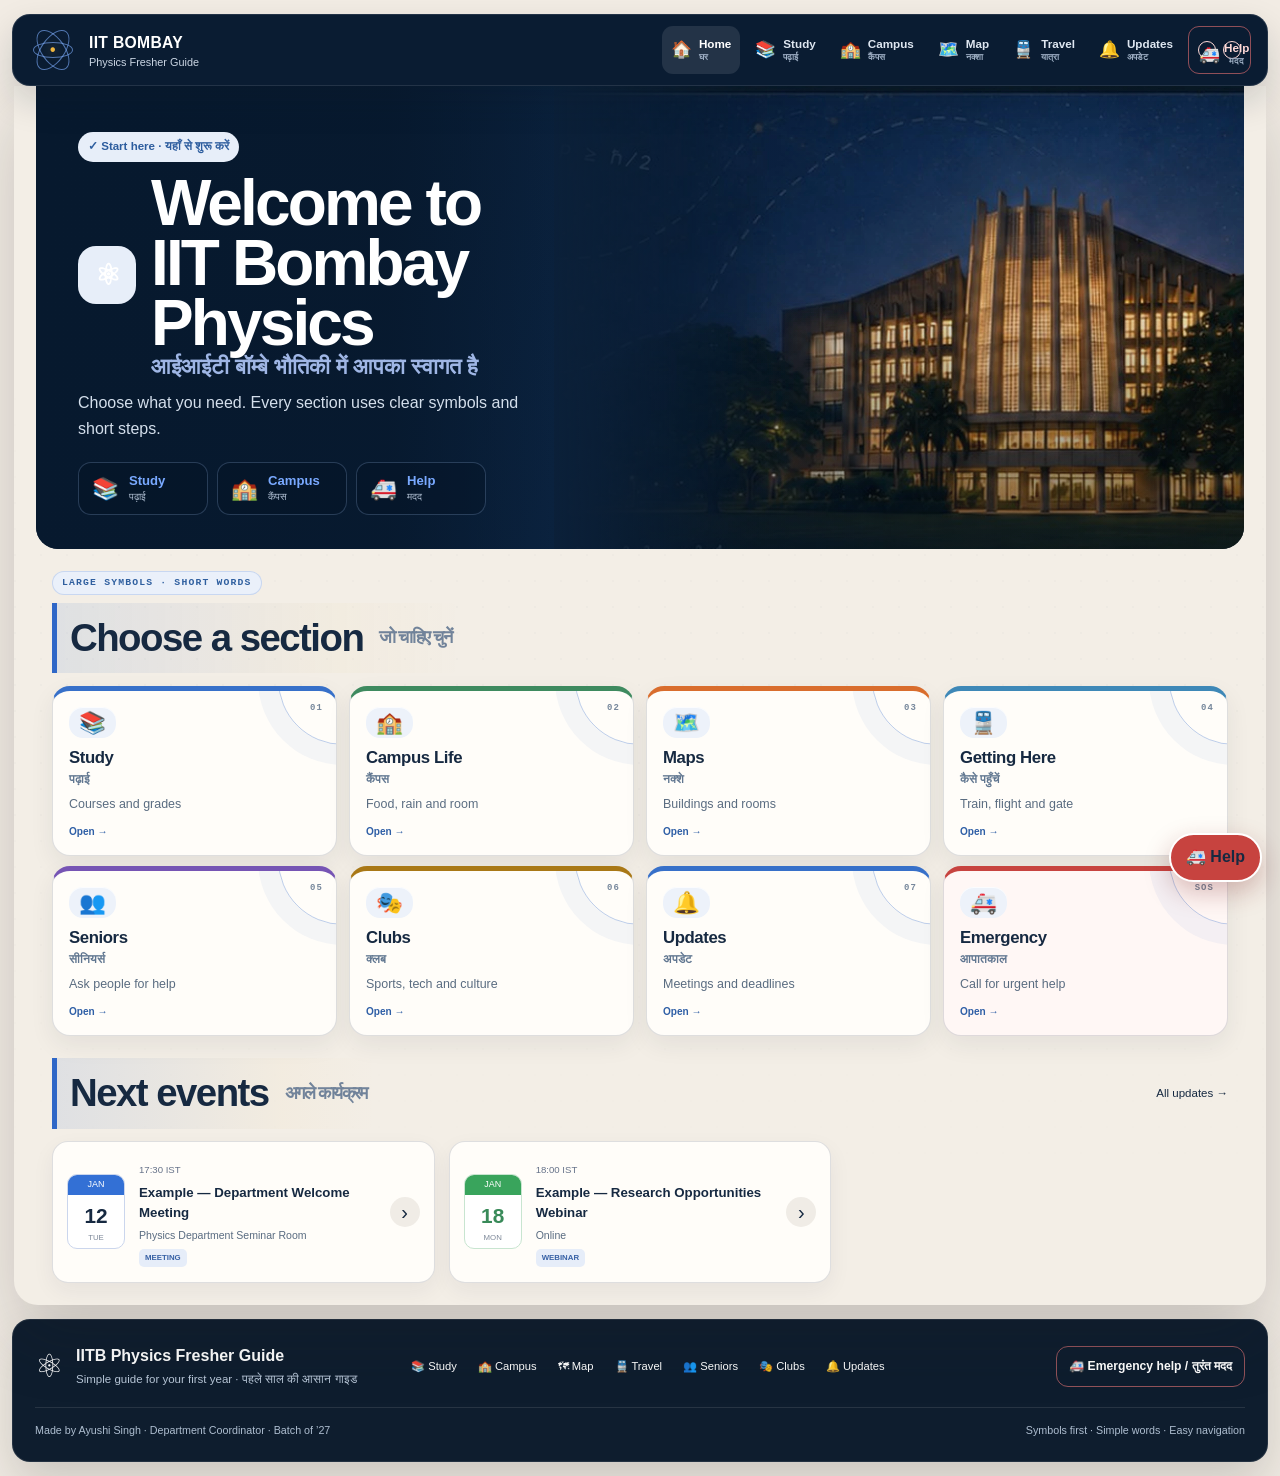
<file: index.html>
<!DOCTYPE html>

<html lang="en"><head><meta charset="utf-8"/><meta content="width=device-width,initial-scale=1" name="viewport"/><meta content="A clear fresher guide for incoming IIT Bombay MSc Physics students." name="description"/><meta content="#0a1c32" name="theme-color"/><title>IIT Bombay MSc Physics Fresher Guide</title><link href="./styles.css" rel="stylesheet"/><link href="./simple.css" rel="stylesheet"/></head><body class="minimal-ui home-page simple-site"><nav aria-label="Main navigation" class="site-nav simple-nav"><a class="site-brand simple-brand" href="./index.html"><span aria-hidden="true" class="brand-atom"><i></i><b></b><em></em><strong>•</strong></span><span><strong>IIT BOMBAY</strong><small>Physics Fresher Guide</small></span></a><button aria-expanded="false" aria-label="Open menu" class="menu-toggle" type="button"><span></span><span></span><span></span></button><div class="nav-menu simple-nav-menu"><a aria-current="page" class="active" href="./index.html"><span aria-hidden="true" class="simple-nav-icon">🏠</span><span class="simple-nav-copy"><b>Home</b><small>घर</small></span></a><a href="./academics.html"><span aria-hidden="true" class="simple-nav-icon">📚</span><span class="simple-nav-copy"><b>Study</b><small>पढ़ाई</small></span></a><a href="./campus-life.html"><span aria-hidden="true" class="simple-nav-icon">🏫</span><span class="simple-nav-copy"><b>Campus</b><small>कैंपस</small></span></a><a href="./campus-map.html"><span aria-hidden="true" class="simple-nav-icon">🗺️</span><span class="simple-nav-copy"><b>Map</b><small>नक्शा</small></span></a><a href="./transport.html"><span aria-hidden="true" class="simple-nav-icon">🚆</span><span class="simple-nav-copy"><b>Travel</b><small>यात्रा</small></span></a><a href="./events.html"><span aria-hidden="true" class="simple-nav-icon">🔔</span><span class="simple-nav-copy"><b>Updates</b><small>अपडेट</small></span></a><a class="nav-emergency" href="./emergency.html"><span aria-hidden="true" class="simple-nav-icon">🚑</span><span class="simple-nav-copy"><b>Help</b><small>मदद</small></span></a></div></nav>
<main class="home-canvas">
<section class="home-hero">
<div class="home-hero-copy"><span class="simple-guide-badge">✓ Start here · यहाँ से शुरू करें</span><h1><span aria-hidden="true" class="simple-title-icon">⚛</span><span class="simple-title-copy"><span>Welcome to IIT Bombay Physics</span><small>आईआईटी बॉम्बे भौतिकी में आपका स्वागत है</small></span></h1><p>Choose what you need. Every section uses clear symbols and short steps.</p><div class="hero-actions simple-hero-actions"><a href="./academics.html"><span aria-hidden="true">📚</span><span class="simple-action-copy"><b>Study</b><small>पढ़ाई</small></span></a><a href="./campus-life.html"><span aria-hidden="true">🏫</span><span class="simple-action-copy"><b>Campus</b><small>कैंपस</small></span></a><a href="./emergency.html"><span aria-hidden="true">🚑</span><span class="simple-action-copy"><b>Help</b><small>मदद</small></span></a></div></div>
<div class="home-hero-image"><img alt="IIT Bombay campus at night" src="./assets/iitb-hero-campus.webp"/><div aria-hidden="true" class="image-orbit"><i></i><b></b><span>•</span></div></div>
</section>
<section class="home-section main-sections-section">
<div class="section-heading main-sections-heading">
<div><span class="section-kicker">Large symbols · Short words</span><h2>Choose a section<small class="heading-hindi">जो चाहिए चुनें</small></h2></div>
</div>
<div class="main-panels-grid"><a class="main-panel simple-main-panel tone-blue" href="./academics.html"><span class="main-panel-number">01</span><span aria-hidden="true" class="main-panel-icon">📚</span><div class="simple-panel-copy"><h3>Study</h3><small class="simple-hindi">पढ़ाई</small><p>Courses and grades</p></div><b>Open →</b></a><a class="main-panel simple-main-panel tone-green" href="./campus-life.html"><span class="main-panel-number">02</span><span aria-hidden="true" class="main-panel-icon">🏫</span><div class="simple-panel-copy"><h3>Campus Life</h3><small class="simple-hindi">कैंपस</small><p>Food, rain and room</p></div><b>Open →</b></a><a class="main-panel simple-main-panel tone-orange" href="./campus-map.html"><span class="main-panel-number">03</span><span aria-hidden="true" class="main-panel-icon">🗺️</span><div class="simple-panel-copy"><h3>Maps</h3><small class="simple-hindi">नक्शे</small><p>Buildings and rooms</p></div><b>Open →</b></a><a class="main-panel simple-main-panel tone-sky" href="./transport.html"><span class="main-panel-number">04</span><span aria-hidden="true" class="main-panel-icon">🚆</span><div class="simple-panel-copy"><h3>Getting Here</h3><small class="simple-hindi">कैसे पहुँचें</small><p>Train, flight and gate</p></div><b>Open →</b></a><a class="main-panel simple-main-panel tone-violet" href="./seniors.html"><span class="main-panel-number">05</span><span aria-hidden="true" class="main-panel-icon">👥</span><div class="simple-panel-copy"><h3>Seniors</h3><small class="simple-hindi">सीनियर्स</small><p>Ask people for help</p></div><b>Open →</b></a><a class="main-panel simple-main-panel tone-gold" href="./clubs.html"><span class="main-panel-number">06</span><span aria-hidden="true" class="main-panel-icon">🎭</span><div class="simple-panel-copy"><h3>Clubs</h3><small class="simple-hindi">क्लब</small><p>Sports, tech and culture</p></div><b>Open →</b></a><a class="main-panel simple-main-panel tone-blue" href="./events.html"><span class="main-panel-number">07</span><span aria-hidden="true" class="main-panel-icon">🔔</span><div class="simple-panel-copy"><h3>Updates</h3><small class="simple-hindi">अपडेट</small><p>Meetings and deadlines</p></div><b>Open →</b></a><a class="main-panel simple-main-panel tone-red" href="./emergency.html"><span class="main-panel-number">SOS</span><span aria-hidden="true" class="main-panel-icon">🚑</span><div class="simple-panel-copy"><h3>Emergency</h3><small class="simple-hindi">आपातकाल</small><p>Call for urgent help</p></div><b>Open →</b></a></div>
</section>
<section class="home-section"><div class="section-heading"><h2>Next events<small class="heading-hindi">अगले कार्यक्रम</small></h2><a href="./events.html">All updates →</a></div><div class="home-events" id="home-events">
<article class="home-event"><time><span>MAY</span><strong>24</strong><small>FRI</small></time><div><small>5:00 PM</small><h3>Department Orientation</h3><p>LH-3, Physics Building</p><b>Meeting</b></div><a href="./events.html">›</a></article>
<article class="home-event"><time class="green"><span>MAY</span><strong>27</strong><small>MON</small></time><div><small>6:30 PM</small><h3>Webinar: Research in Physics</h3><p>Online</p><b>Webinar</b></div><a href="./events.html">›</a></article>
<article class="home-event"><time class="orange"><span>MAY</span><strong>31</strong><small>FRI</small></time><div><small>10:00 AM</small><h3>Lab Safety Session</h3><p>Physics Seminar Hall</p><b>Workshop</b></div><a href="./events.html">›</a></article>
</div></section>
</main><footer class="site-footer simple-footer"><div class="simple-footer-top"><div class="simple-footer-brand"><span aria-hidden="true">⚛</span><div><strong>IITB Physics Fresher Guide</strong><p>Simple guide for your first year · पहले साल की आसान गाइड</p></div></div><div class="simple-footer-links"><a href="./academics.html">📚 Study</a><a href="./campus-life.html">🏫 Campus</a><a href="./campus-map.html">🗺 Map</a><a href="./transport.html">🚆 Travel</a><a href="./seniors.html">👥 Seniors</a><a href="./clubs.html">🎭 Clubs</a><a href="./events.html">🔔 Updates</a></div><a class="simple-footer-help" href="./emergency.html">🚑 Emergency help / तुरंत मदद</a></div><div class="simple-footer-bottom"><span>Made by Ayushi Singh · Department Coordinator · Batch of ’27</span><span>Symbols first · Simple words · Easy navigation</span></div></footer><a aria-label="Emergency help" class="simple-help-button" href="./emergency.html">🚑 Help</a><script src="./site.js"></script><script src="./events-data.js"></script><script>
(function(){
 const list=document.querySelector('#home-events'); const data=Array.isArray(window.EVENTS_DATA)?window.EVENTS_DATA:[];
 const now=new Date(); const upcoming=data.filter(e=>new Date(`${e.date}T${e.end||e.start}:00+05:30`)>=now).sort((a,b)=>new Date(`${a.date}T${a.start}:00+05:30`)-new Date(`${b.date}T${b.start}:00+05:30`)).slice(0,3);
 if(!upcoming.length)return;
 list.replaceChildren();
 upcoming.forEach((e,i)=>{ const d=new Date(`${e.date}T${e.start}:00+05:30`); const art=document.createElement('article'); art.className='home-event'; const c=i===1?'green':i===2?'orange':''; art.innerHTML=`<time class="${c}"><span>${d.toLocaleDateString('en-IN',{month:'short',timeZone:'Asia/Kolkata'}).toUpperCase()}</span><strong>${d.toLocaleDateString('en-IN',{day:'2-digit',timeZone:'Asia/Kolkata'})}</strong><small>${d.toLocaleDateString('en-IN',{weekday:'short',timeZone:'Asia/Kolkata'}).toUpperCase()}</small></time><div><small>${e.start} IST</small><h3>${e.title}</h3><p>${e.location||e.mode||''}</p><b>${e.category||'Update'}</b></div><a href="./events.html">›</a>`; list.appendChild(art); });
})();
</script></body></html>
</file>
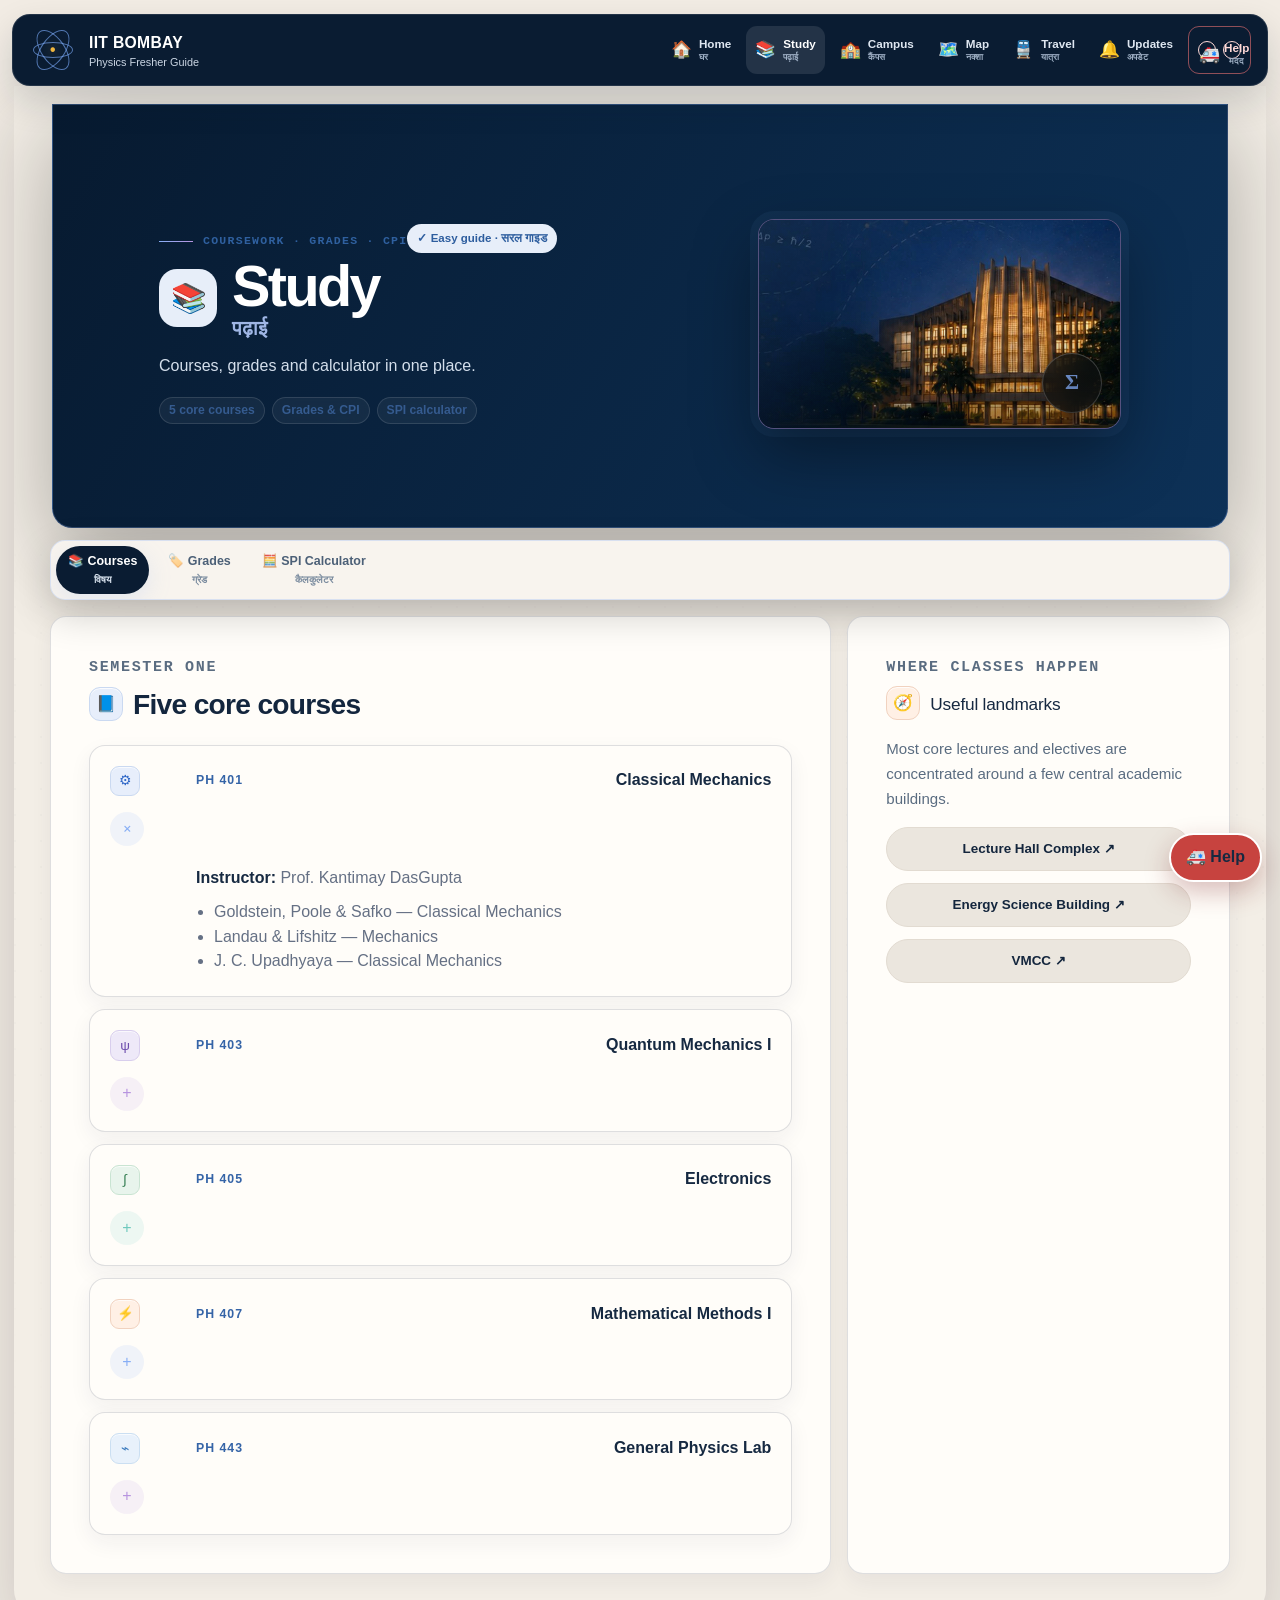
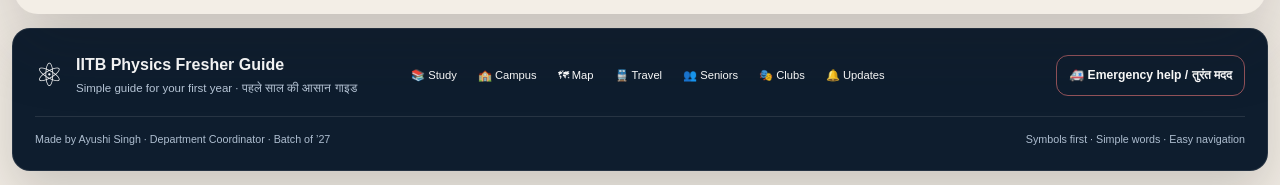
<file: academics.html>
<!DOCTYPE html>

<html lang="en"><head><meta charset="utf-8"/><meta content="width=device-width,initial-scale=1" name="viewport"/><meta content="First-semester courses, grades, CPI and SPI calculator for IIT Bombay MSc Physics freshers." name="description"/><meta content="#20243f" name="theme-color"/><title>Academics — IITB Fresher Guide</title><link href="./styles.css" rel="stylesheet"/><link href="./simple.css" rel="stylesheet"/></head><body class="subpage dashboard-subpage minimal-ui page-academics guide-page physics-dashboard-page simple-site">
<a class="skip-link" href="#main">Skip to content</a>
<nav aria-label="Main navigation" class="site-nav simple-nav"><a class="site-brand simple-brand" href="./index.html"><span aria-hidden="true" class="brand-atom"><i></i><b></b><em></em><strong>•</strong></span><span><strong>IIT BOMBAY</strong><small>Physics Fresher Guide</small></span></a><button aria-expanded="false" aria-label="Open menu" class="menu-toggle" type="button"><span></span><span></span><span></span></button><div class="nav-menu simple-nav-menu"><a href="./index.html"><span aria-hidden="true" class="simple-nav-icon">🏠</span><span class="simple-nav-copy"><b>Home</b><small>घर</small></span></a><a aria-current="page" class="active" href="./academics.html"><span aria-hidden="true" class="simple-nav-icon">📚</span><span class="simple-nav-copy"><b>Study</b><small>पढ़ाई</small></span></a><a href="./campus-life.html"><span aria-hidden="true" class="simple-nav-icon">🏫</span><span class="simple-nav-copy"><b>Campus</b><small>कैंपस</small></span></a><a href="./campus-map.html"><span aria-hidden="true" class="simple-nav-icon">🗺️</span><span class="simple-nav-copy"><b>Map</b><small>नक्शा</small></span></a><a href="./transport.html"><span aria-hidden="true" class="simple-nav-icon">🚆</span><span class="simple-nav-copy"><b>Travel</b><small>यात्रा</small></span></a><a href="./events.html"><span aria-hidden="true" class="simple-nav-icon">🔔</span><span class="simple-nav-copy"><b>Updates</b><small>अपडेट</small></span></a><a class="nav-emergency" href="./emergency.html"><span aria-hidden="true" class="simple-nav-icon">🚑</span><span class="simple-nav-copy"><b>Help</b><small>मदद</small></span></a></div></nav><main class="dashboard-subpage-main page-canvas dashboard-main" id="main">
<section class="page-hero"><div aria-hidden="true" class="hero-physics-mark"><span>ΔxΔp ≥ ħ/2</span><i></i><b>ψ</b></div><div class="subpage-card-topline"><span class="card-index">01</span><span class="card-symbol">Σ</span></div><div class="shell page-hero-grid"><div class="reveal"><p class="kicker">Coursework · Grades · CPI</p><span class="simple-guide-badge">✓ Easy guide · सरल गाइड</span><h1 class="page-title"><span aria-hidden="true" class="simple-title-icon">📚</span><span class="simple-title-copy"><span>Study</span><small>पढ़ाई</small></span></h1><p class="lede">Courses, grades and calculator in one place.</p><div class="subpage-meta"><span>5 core courses</span><span>Grades &amp; CPI</span><span>SPI calculator</span></div></div><figure class="page-visual reveal"><img alt="IIT Bombay campus at night" src="./assets/iitb-hero-campus.webp"/></figure></div></section>
<section class="section"><div class="shell"><div class="tab-bar" data-tabs=".academic-panel"><button class="tab-button" data-tab="courses" type="button">📚 Courses<small>विषय</small></button><button class="tab-button" data-tab="grades" type="button">🏷️ Grades<small>ग्रेड</small></button><button class="tab-button" data-tab="calculator" type="button">🧮 SPI Calculator<small>कैलकुलेटर</small></button></div>
<section class="tab-panel academic-panel" id="courses"><div class="content-grid"><div class="panel span-8"><p class="eyebrow">Semester one</p><h2 class="ui-heading"><span aria-hidden="true" class="ui-symbol ui-blue">📘</span>Five core courses</h2><div class="course-list">
<details class="course" open=""><summary><span aria-hidden="true" class="ui-course-symbol ui-blue">⚙</span><span class="course-code">PH 401</span><span class="course-title">Classical Mechanics</span><span class="course-plus">+</span></summary><div class="course-body"><strong>Instructor:</strong> Prof. Kantimay DasGupta<ul class="book-list"><li>Goldstein, Poole &amp; Safko — Classical Mechanics</li><li>Landau &amp; Lifshitz — Mechanics</li><li>J. C. Upadhyaya — Classical Mechanics</li></ul></div></details>
<details class="course"><summary><span aria-hidden="true" class="ui-course-symbol ui-violet">ψ</span><span class="course-code">PH 403</span><span class="course-title">Quantum Mechanics I</span><span class="course-plus">+</span></summary><div class="course-body"><strong>Instructor:</strong> Prof. Hridis Pal<ul class="book-list"><li>Nouredine Zettili — Quantum Mechanics</li><li>J. J. Sakurai — Modern Quantum Mechanics</li></ul></div></details>
<details class="course"><summary><span aria-hidden="true" class="ui-course-symbol ui-green">∫</span><span class="course-code">PH 405</span><span class="course-title">Electronics</span><span class="course-plus">+</span></summary><div class="course-body"><strong>Instructor:</strong> Prof. M. Maniraj<ul class="book-list"><li>Bryan H. Suits — Electronics for Physicists</li><li>Dennis L. Eggleston — Basic Electronics for Scientists and Engineers</li></ul></div></details>
<details class="course"><summary><span aria-hidden="true" class="ui-course-symbol ui-orange">⚡</span><span class="course-code">PH 407</span><span class="course-title">Mathematical Methods I</span><span class="course-plus">+</span></summary><div class="course-body"><strong>Instructor:</strong> Prof. Anirban Sain<ul class="book-list"><li>Arfken, Weber &amp; Harris — Mathematical Methods for Physicists</li><li>Riley, Hobson &amp; Bence — Mathematical Methods for Physics and Engineering</li></ul></div></details>
<details class="course"><summary><span aria-hidden="true" class="ui-course-symbol ui-sky">⌁</span><span class="course-code">PH 443</span><span class="course-title">General Physics Lab</span><span class="course-plus">+</span></summary><div class="course-body"><strong>Instructor:</strong> Prof. Pradip Sarin<p>Keep lab records current. A neat graph and uncertainty analysis are part of the experiment, not decoration.</p></div></details>
</div></div><aside class="panel span-4"><p class="eyebrow">Where classes happen</p><h3 class="ui-heading"><span aria-hidden="true" class="ui-symbol ui-orange">🧭</span>Useful landmarks</h3><p>Most core lectures and electives are concentrated around a few central academic buildings.</p><div class="course-list"><a aria-label="Lecture Hall Complex ↗ (opens in a new tab)" class="btn btn-secondary" href="https://www.google.com/maps/search/?api=1&amp;query=Lecture+Hall+Complex+IIT+Bombay" rel="noopener noreferrer" target="_blank">Lecture Hall Complex ↗</a><a aria-label="Energy Science Building ↗ (opens in a new tab)" class="btn btn-secondary" href="https://www.google.com/maps/search/?api=1&amp;query=DESE+IIT+Bombay" rel="noopener noreferrer" target="_blank">Energy Science Building ↗</a><a aria-label="VMCC ↗ (opens in a new tab)" class="btn btn-secondary" href="https://www.google.com/maps/search/?api=1&amp;query=VMCC+IIT+Bombay" rel="noopener noreferrer" target="_blank">VMCC ↗</a></div></aside></div></section>
<section class="tab-panel academic-panel" id="grades"><div class="content-grid"><div class="panel span-7"><p class="eyebrow">Grade-point ladder</p><h2 class="ui-heading"><span aria-hidden="true" class="ui-symbol ui-violet">📊</span>How letter grades map to points</h2><div class="grade-ladder"><div class="grade-row"><span class="grade-letter">AP / AA</span><span class="grade-point">10</span><span>Top grade</span></div><div class="grade-row"><span class="grade-letter">AB</span><span class="grade-point">9</span><span>Excellent</span></div><div class="grade-row"><span class="grade-letter">BB</span><span class="grade-point">8</span><span>Very good</span></div><div class="grade-row"><span class="grade-letter">BC</span><span class="grade-point">7</span><span>Good</span></div><div class="grade-row"><span class="grade-letter">CC</span><span class="grade-point">6</span><span>Average</span></div><div class="grade-row"><span class="grade-letter">CD</span><span class="grade-point">5</span><span>Below average</span></div><div class="grade-row"><span class="grade-letter">DD</span><span class="grade-point">4</span><span>Minimum passing grade</span></div><div class="grade-row"><span class="grade-letter">FR / FF</span><span class="grade-point">0</span><span>Fail; action depends on course and rule</span></div></div></div><div class="panel span-5"><p class="eyebrow">Terms you will see</p><h3 class="ui-heading"><span aria-hidden="true" class="ui-symbol ui-sky">ℹ</span>DX, II, W and AU</h3><p><strong>DX</strong> generally denotes an attendance-related failure. <strong>II</strong> is incomplete, often connected to an approved missed examination. <strong>W</strong> indicates withdrawal. <strong>AU</strong> is audit status.</p><p>Academic regulations and deadlines can change. Treat this page as orientation, then verify the current rule in ASC and official institute communication.</p></div></div></section>
<section class="tab-panel academic-panel" id="calculator"><div class="content-grid"><div class="panel span-8"><p class="eyebrow">Interactive tool</p><h2 class="ui-heading"><span aria-hidden="true" class="ui-symbol ui-green">∑</span>Estimate your SPI</h2><p>Add courses, credits and expected grade points. The result is a weighted average.</p><div class="calculator" id="spi-calculator"><div id="calc-rows"></div><div class="calc-actions"><button class="btn btn-secondary" id="add-course" type="button">+ Add course</button><button class="btn btn-primary" id="calculate-spi" type="button">Calculate SPI</button></div><div aria-live="polite" class="calc-result"><span>Estimated SPI</span><strong id="spi-result">0.00</strong></div></div></div><aside class="panel span-4"><p class="eyebrow">Formula</p><h3 class="ui-heading"><span aria-hidden="true" class="ui-symbol ui-gold">⚖</span>Weighted mean</h3><p>SPI = Σ(credit × grade point) / Σ(credits)</p><p>The calculator runs entirely in your browser and does not store course information.</p></aside></div></section>
</div></section></main>
<footer class="site-footer simple-footer"><div class="simple-footer-top"><div class="simple-footer-brand"><span aria-hidden="true">⚛</span><div><strong>IITB Physics Fresher Guide</strong><p>Simple guide for your first year · पहले साल की आसान गाइड</p></div></div><div class="simple-footer-links"><a href="./academics.html">📚 Study</a><a href="./campus-life.html">🏫 Campus</a><a href="./campus-map.html">🗺 Map</a><a href="./transport.html">🚆 Travel</a><a href="./seniors.html">👥 Seniors</a><a href="./clubs.html">🎭 Clubs</a><a href="./events.html">🔔 Updates</a></div><a class="simple-footer-help" href="./emergency.html">🚑 Emergency help / तुरंत मदद</a></div><div class="simple-footer-bottom"><span>Made by Ayushi Singh · Department Coordinator · Batch of ’27</span><span>Symbols first · Simple words · Easy navigation</span></div></footer>
<a aria-label="Emergency help" class="simple-help-button" href="./emergency.html">🚑 Help</a><script src="./site.js"></script>
<script>
const rows=document.querySelector('#calc-rows');
const gradeOptions=[['AP / AA',10],['AB',9],['BB',8],['BC',7],['CC',6],['CD',5],['DD',4],['FR / FF',0]];
function addRow(name='',credits=6,point=8){const row=document.createElement('div');row.className='calc-row';row.innerHTML=`<input class="field" aria-label="Course name" placeholder="Course name" value="${name}"><input class="field" aria-label="Credits" type="number" min="0" step=".5" value="${credits}"><select class="field grade-select" aria-label="Expected grade">${gradeOptions.map(([g,p])=>`<option value="${p}" ${p===point?'selected':''}>${g} (${p})</option>`).join('')}</select><button class="remove-row" type="button" aria-label="Remove course">×</button>`;row.querySelector('.remove-row').addEventListener('click',()=>row.remove());rows.appendChild(row)}
[['Classical Mechanics',6,8],['Quantum Mechanics I',6,8],['Electronics',6,8],['Mathematical Methods I',6,8],['General Physics Lab',4,8]].forEach(x=>addRow(...x));
document.querySelector('#add-course').addEventListener('click',()=>addRow());document.querySelector('#calculate-spi').addEventListener('click',()=>{let weighted=0,total=0;document.querySelectorAll('.calc-row').forEach(row=>{const c=Number(row.children[1].value);const p=Number(row.children[2].value);if(c>0){weighted+=c*p;total+=c}});document.querySelector('#spi-result').textContent=total?(weighted/total).toFixed(2):'0.00'});
</script></body></html>
</file>
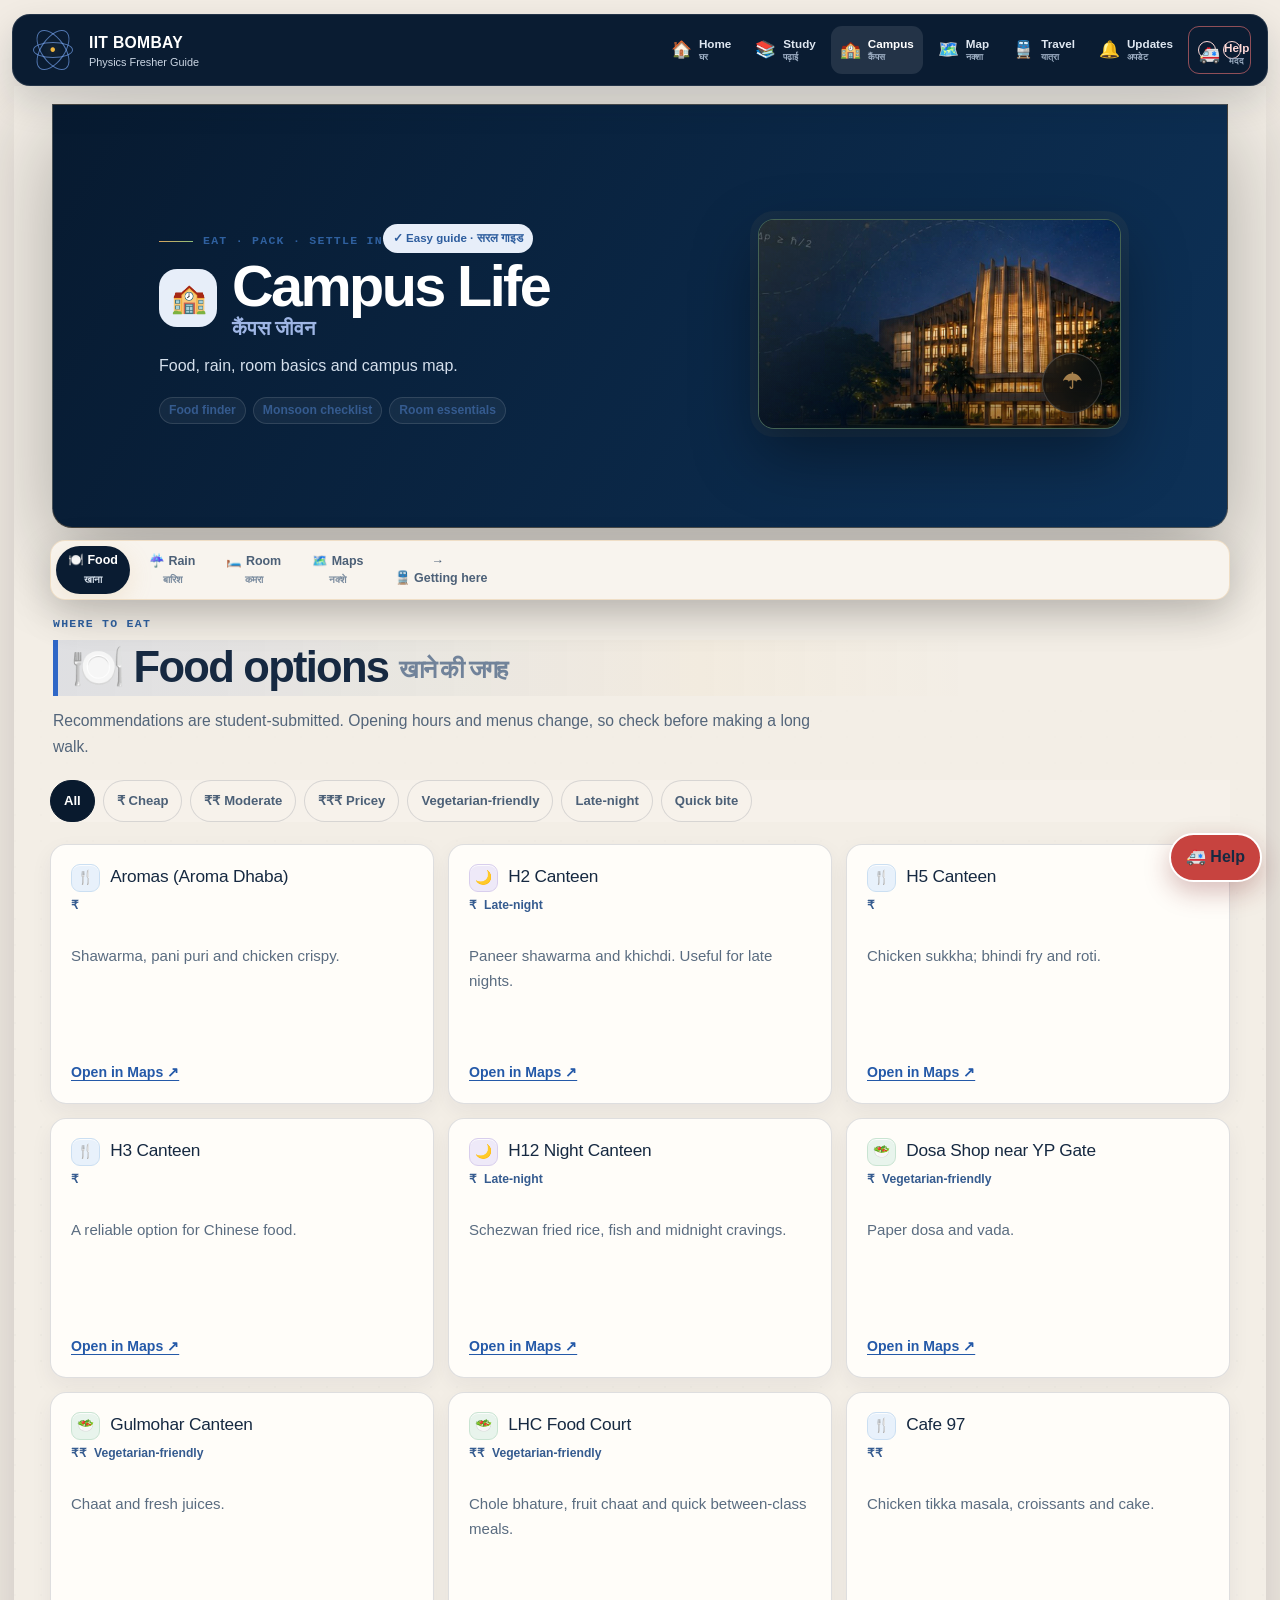
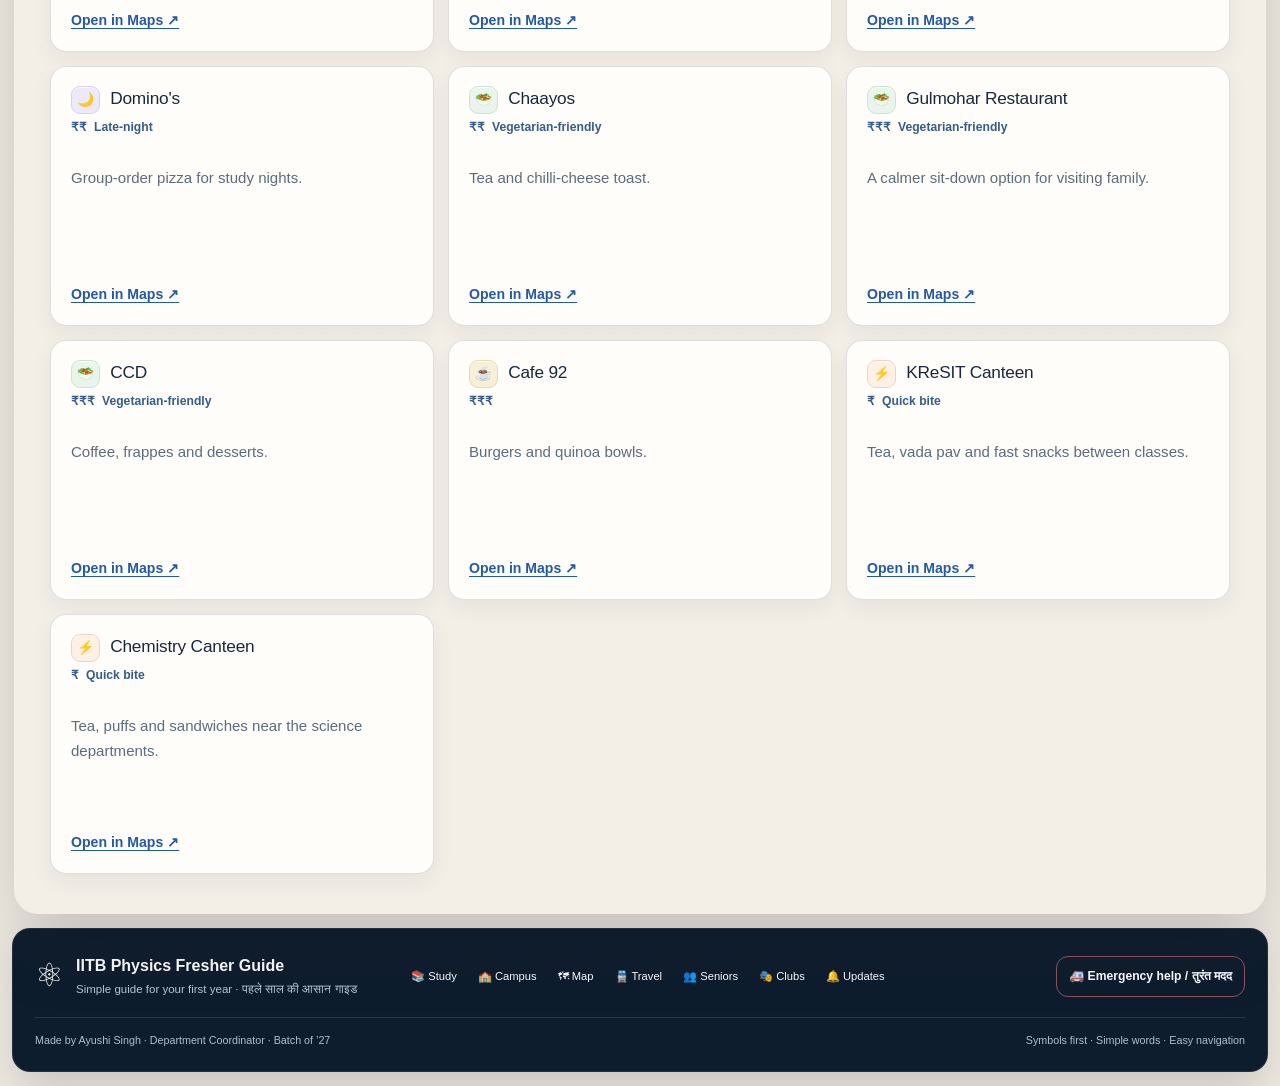
<file: campus-life.html>
<!DOCTYPE html>

<html lang="en"><head><meta charset="utf-8"/><meta content="width=device-width,initial-scale=1" name="viewport"/><meta content="Food, monsoon survival and campus essentials for incoming IIT Bombay students." name="description"/><meta content="#263322" name="theme-color"/><title>Know Your Campus — IITB Fresher Guide</title><link href="./styles.css" rel="stylesheet"/><link href="./simple.css" rel="stylesheet"/></head><body class="subpage dashboard-subpage minimal-ui guide-page page-campus physics-dashboard-page simple-site">
<a class="skip-link" href="#main">Skip to content</a>
<nav aria-label="Main navigation" class="site-nav simple-nav"><a class="site-brand simple-brand" href="./index.html"><span aria-hidden="true" class="brand-atom"><i></i><b></b><em></em><strong>•</strong></span><span><strong>IIT BOMBAY</strong><small>Physics Fresher Guide</small></span></a><button aria-expanded="false" aria-label="Open menu" class="menu-toggle" type="button"><span></span><span></span><span></span></button><div class="nav-menu simple-nav-menu"><a href="./index.html"><span aria-hidden="true" class="simple-nav-icon">🏠</span><span class="simple-nav-copy"><b>Home</b><small>घर</small></span></a><a href="./academics.html"><span aria-hidden="true" class="simple-nav-icon">📚</span><span class="simple-nav-copy"><b>Study</b><small>पढ़ाई</small></span></a><a aria-current="page" class="active" href="./campus-life.html"><span aria-hidden="true" class="simple-nav-icon">🏫</span><span class="simple-nav-copy"><b>Campus</b><small>कैंपस</small></span></a><a href="./campus-map.html"><span aria-hidden="true" class="simple-nav-icon">🗺️</span><span class="simple-nav-copy"><b>Map</b><small>नक्शा</small></span></a><a href="./transport.html"><span aria-hidden="true" class="simple-nav-icon">🚆</span><span class="simple-nav-copy"><b>Travel</b><small>यात्रा</small></span></a><a href="./events.html"><span aria-hidden="true" class="simple-nav-icon">🔔</span><span class="simple-nav-copy"><b>Updates</b><small>अपडेट</small></span></a><a class="nav-emergency" href="./emergency.html"><span aria-hidden="true" class="simple-nav-icon">🚑</span><span class="simple-nav-copy"><b>Help</b><small>मदद</small></span></a></div></nav><main class="dashboard-subpage-main page-canvas dashboard-main" id="main">
<section class="page-hero"><div aria-hidden="true" class="hero-physics-mark"><span>ΔxΔp ≥ ħ/2</span><i></i><b>ψ</b></div><div class="subpage-card-topline"><span class="card-index">02</span><span class="card-symbol">☂</span></div><div class="shell page-hero-grid"><div class="reveal"><p class="kicker">Eat · Pack · Settle in</p><span class="simple-guide-badge">✓ Easy guide · सरल गाइड</span><h1 class="page-title"><span aria-hidden="true" class="simple-title-icon">🏫</span><span class="simple-title-copy"><span>Campus Life</span><small>कैंपस जीवन</small></span></h1><p class="lede">Food, rain, room basics and campus map.</p><div class="subpage-meta"><span>Food finder</span><span>Monsoon checklist</span><span>Room essentials</span></div></div><figure class="page-visual reveal"><img alt="IIT Bombay campus at night" src="./assets/iitb-hero-campus.webp"/></figure></div></section>
<section class="section"><div class="shell"><div class="tab-bar" data-tabs=".campus-panel"><button class="tab-button" data-tab="food" type="button">🍽️ Food<small>खाना</small></button><button class="tab-button" data-tab="monsoon" type="button">☔ Rain<small>बारिश</small></button><button class="tab-button" data-tab="essentials" type="button">🛏️ Room<small>कमरा</small></button><button class="tab-button" data-tab="map" type="button">🗺️ Maps<small>नक्शे</small></button><a class="tab-button transport-tab-link" href="./transport.html">🚆 Getting here</a></div>
<section class="tab-panel campus-panel" id="food"><div class="section-head"><div><p class="eyebrow">Where to eat</p><h2 class="section-title ui-heading">🍽️ Food options<small class="inline-hindi">खाने की जगह</small></h2><p class="section-copy">Recommendations are student-submitted. Opening hours and menus change, so check before making a long walk.</p></div></div><div class="filters" id="food-filters"><button class="filter-chip active" data-food="all">All</button><button class="filter-chip" data-food="cheap">₹ Cheap</button><button class="filter-chip" data-food="moderate">₹₹ Moderate</button><button class="filter-chip" data-food="pricey">₹₹₹ Pricey</button><button class="filter-chip" data-food="veg">Vegetarian-friendly</button><button class="filter-chip" data-food="late">Late-night</button><button class="filter-chip" data-food="quick">Quick bite</button></div><div class="food-grid" id="food-grid"><article class="food-card" data-tags="cheap"><h3 class="food-card-heading"><span aria-hidden="true" class="food-card-symbol ui-sky">🍴</span>Aromas (Aroma Dhaba)</h3><div class="food-meta"><span>₹</span></div><p>Shawarma, pani puri and chicken crispy.</p><a aria-label="Open in Maps ↗ (opens in a new tab)" class="map-link" href="https://www.google.com/maps/search/?api=1&amp;query=Aromas+(Aroma+Dhaba)+IIT+Bombay" rel="noopener noreferrer" target="_blank">Open in Maps ↗</a></article><article class="food-card" data-tags="cheap late"><h3 class="food-card-heading"><span aria-hidden="true" class="food-card-symbol ui-violet">🌙</span>H2 Canteen</h3><div class="food-meta"><span>₹</span><span>Late-night</span></div><p>Paneer shawarma and khichdi. Useful for late nights.</p><a aria-label="Open in Maps ↗ (opens in a new tab)" class="map-link" href="https://www.google.com/maps/search/?api=1&amp;query=H2+Canteen+IIT+Bombay" rel="noopener noreferrer" target="_blank">Open in Maps ↗</a></article><article class="food-card" data-tags="cheap"><h3 class="food-card-heading"><span aria-hidden="true" class="food-card-symbol ui-sky">🍴</span>H5 Canteen</h3><div class="food-meta"><span>₹</span></div><p>Chicken sukkha; bhindi fry and roti.</p><a aria-label="Open in Maps ↗ (opens in a new tab)" class="map-link" href="https://www.google.com/maps/search/?api=1&amp;query=H5+Canteen+IIT+Bombay" rel="noopener noreferrer" target="_blank">Open in Maps ↗</a></article><article class="food-card" data-tags="cheap"><h3 class="food-card-heading"><span aria-hidden="true" class="food-card-symbol ui-sky">🍴</span>H3 Canteen</h3><div class="food-meta"><span>₹</span></div><p>A reliable option for Chinese food.</p><a aria-label="Open in Maps ↗ (opens in a new tab)" class="map-link" href="https://www.google.com/maps/search/?api=1&amp;query=H3+Canteen+IIT+Bombay" rel="noopener noreferrer" target="_blank">Open in Maps ↗</a></article><article class="food-card" data-tags="cheap late"><h3 class="food-card-heading"><span aria-hidden="true" class="food-card-symbol ui-violet">🌙</span>H12 Night Canteen</h3><div class="food-meta"><span>₹</span><span>Late-night</span></div><p>Schezwan fried rice, fish and midnight cravings.</p><a aria-label="Open in Maps ↗ (opens in a new tab)" class="map-link" href="https://www.google.com/maps/search/?api=1&amp;query=H12+Night+Canteen+IIT+Bombay" rel="noopener noreferrer" target="_blank">Open in Maps ↗</a></article><article class="food-card" data-tags="cheap veg"><h3 class="food-card-heading"><span aria-hidden="true" class="food-card-symbol ui-green">🥗</span>Dosa Shop near YP Gate</h3><div class="food-meta"><span>₹</span><span>Vegetarian-friendly</span></div><p>Paper dosa and vada.</p><a aria-label="Open in Maps ↗ (opens in a new tab)" class="map-link" href="https://www.google.com/maps/search/?api=1&amp;query=Dosa+Shop+near+YP+Gate+IIT+Bombay" rel="noopener noreferrer" target="_blank">Open in Maps ↗</a></article><article class="food-card" data-tags="moderate veg"><h3 class="food-card-heading"><span aria-hidden="true" class="food-card-symbol ui-green">🥗</span>Gulmohar Canteen</h3><div class="food-meta"><span>₹₹</span><span>Vegetarian-friendly</span></div><p>Chaat and fresh juices.</p><a aria-label="Open in Maps ↗ (opens in a new tab)" class="map-link" href="https://www.google.com/maps/search/?api=1&amp;query=Gulmohar+Canteen+IIT+Bombay" rel="noopener noreferrer" target="_blank">Open in Maps ↗</a></article><article class="food-card" data-tags="moderate veg"><h3 class="food-card-heading"><span aria-hidden="true" class="food-card-symbol ui-green">🥗</span>LHC Food Court</h3><div class="food-meta"><span>₹₹</span><span>Vegetarian-friendly</span></div><p>Chole bhature, fruit chaat and quick between-class meals.</p><a aria-label="Open in Maps ↗ (opens in a new tab)" class="map-link" href="https://www.google.com/maps/search/?api=1&amp;query=LHC+Food+Court+IIT+Bombay" rel="noopener noreferrer" target="_blank">Open in Maps ↗</a></article><article class="food-card" data-tags="moderate"><h3 class="food-card-heading"><span aria-hidden="true" class="food-card-symbol ui-sky">🍴</span>Cafe 97</h3><div class="food-meta"><span>₹₹</span></div><p>Chicken tikka masala, croissants and cake.</p><a aria-label="Open in Maps ↗ (opens in a new tab)" class="map-link" href="https://www.google.com/maps/search/?api=1&amp;query=Cafe+97+IIT+Bombay" rel="noopener noreferrer" target="_blank">Open in Maps ↗</a></article><article class="food-card" data-tags="moderate late"><h3 class="food-card-heading"><span aria-hidden="true" class="food-card-symbol ui-violet">🌙</span>Domino's</h3><div class="food-meta"><span>₹₹</span><span>Late-night</span></div><p>Group-order pizza for study nights.</p><a aria-label="Open in Maps ↗ (opens in a new tab)" class="map-link" href="https://www.google.com/maps/search/?api=1&amp;query=Domino's+IIT+Bombay" rel="noopener noreferrer" target="_blank">Open in Maps ↗</a></article><article class="food-card" data-tags="moderate veg"><h3 class="food-card-heading"><span aria-hidden="true" class="food-card-symbol ui-green">🥗</span>Chaayos</h3><div class="food-meta"><span>₹₹</span><span>Vegetarian-friendly</span></div><p>Tea and chilli-cheese toast.</p><a aria-label="Open in Maps ↗ (opens in a new tab)" class="map-link" href="https://www.google.com/maps/search/?api=1&amp;query=Chaayos+IIT+Bombay" rel="noopener noreferrer" target="_blank">Open in Maps ↗</a></article><article class="food-card" data-tags="pricey veg"><h3 class="food-card-heading"><span aria-hidden="true" class="food-card-symbol ui-green">🥗</span>Gulmohar Restaurant</h3><div class="food-meta"><span>₹₹₹</span><span>Vegetarian-friendly</span></div><p>A calmer sit-down option for visiting family.</p><a aria-label="Open in Maps ↗ (opens in a new tab)" class="map-link" href="https://www.google.com/maps/search/?api=1&amp;query=Gulmohar+Restaurant+IIT+Bombay" rel="noopener noreferrer" target="_blank">Open in Maps ↗</a></article><article class="food-card" data-tags="pricey veg"><h3 class="food-card-heading"><span aria-hidden="true" class="food-card-symbol ui-green">🥗</span>CCD</h3><div class="food-meta"><span>₹₹₹</span><span>Vegetarian-friendly</span></div><p>Coffee, frappes and desserts.</p><a aria-label="Open in Maps ↗ (opens in a new tab)" class="map-link" href="https://www.google.com/maps/search/?api=1&amp;query=CCD+IIT+Bombay" rel="noopener noreferrer" target="_blank">Open in Maps ↗</a></article><article class="food-card" data-tags="pricey"><h3 class="food-card-heading"><span aria-hidden="true" class="food-card-symbol ui-gold">☕</span>Cafe 92</h3><div class="food-meta"><span>₹₹₹</span></div><p>Burgers and quinoa bowls.</p><a aria-label="Open in Maps ↗ (opens in a new tab)" class="map-link" href="https://www.google.com/maps/search/?api=1&amp;query=Cafe+92+IIT+Bombay" rel="noopener noreferrer" target="_blank">Open in Maps ↗</a></article><article class="food-card" data-tags="cheap quick"><h3 class="food-card-heading"><span aria-hidden="true" class="food-card-symbol ui-orange">⚡</span>KReSIT Canteen</h3><div class="food-meta"><span>₹</span><span>Quick bite</span></div><p>Tea, vada pav and fast snacks between classes.</p><a aria-label="Open in Maps ↗ (opens in a new tab)" class="map-link" href="https://www.google.com/maps/search/?api=1&amp;query=KReSIT+Canteen+IIT+Bombay" rel="noopener noreferrer" target="_blank">Open in Maps ↗</a></article><article class="food-card" data-tags="cheap quick"><h3 class="food-card-heading"><span aria-hidden="true" class="food-card-symbol ui-orange">⚡</span>Chemistry Canteen</h3><div class="food-meta"><span>₹</span><span>Quick bite</span></div><p>Tea, puffs and sandwiches near the science departments.</p><a aria-label="Open in Maps ↗ (opens in a new tab)" class="map-link" href="https://www.google.com/maps/search/?api=1&amp;query=Chemistry+Canteen+IIT+Bombay" rel="noopener noreferrer" target="_blank">Open in Maps ↗</a></article></div></section>
<section class="tab-panel campus-panel" id="monsoon"><div class="content-grid"><div class="panel span-7"><p class="eyebrow">Interactive packing list</p><h2 class="ui-heading">☔ Rain checklist<small class="inline-hindi">बारिश की तैयारी</small></h2><p>Tick items as you pack. Your progress is saved in this browser.</p><div class="checklist" id="monsoon-list"><label class="check"><input data-key="umbrella" type="checkbox"/><span><strong>Sturdy umbrella</strong><small>Small folding umbrellas often lose against Mumbai wind.</small></span></label><label class="check"><input data-key="raincoat" type="checkbox"/><span><strong>Good raincoat</strong><small>Useful when you need both hands for a bag or bicycle.</small></span></label><label class="check"><input data-key="waterproof" type="checkbox"/><span><strong>Waterproof laptop layer</strong><small>Use a sleeve plus a waterproof outer bag.</small></span></label><label class="check"><input data-key="footwear" type="checkbox"/><span><strong>Quick-drying footwear</strong><small>Keep one dry pair reserved for classes and labs.</small></span></label><label class="check"><input data-key="fungus" type="checkbox"/><span><strong>Moisture and fungus control</strong><small>Do not leave damp clothes or leather sealed in cupboards.</small></span></label><label class="check"><input data-key="laundry" type="checkbox"/><span><strong>Use hostel laundry for drying</strong><small>Air-drying can remain slow during humid weeks.</small></span></label></div></div><aside class="panel span-5"><p class="eyebrow">Two mistakes to avoid</p><h3 class="ui-heading"><span aria-hidden="true" class="ui-symbol ui-violet">🛏</span>Leave the bedding at home</h3><p>Mattresses, pillows, buckets, mugs and many room basics are available around the hostel area. Save luggage space for personal essentials.</p><h3 class="ui-heading"><span aria-hidden="true" class="ui-symbol ui-green">🧺</span>Do not hoard perishables</h3><p>Humidity shortens food life. Keep snacks sealed and avoid storing damp packaging.</p></aside></div></section>
<section class="tab-panel campus-panel" id="essentials"><div class="content-grid"><div class="panel span-6"><p class="eyebrow">Daily setup</p><h2 class="ui-heading">🛏️ Room basics<small class="inline-hindi">कमरे की चीज़ें</small></h2><div class="course-list"><article class="course"><div class="course-body" style="padding:20px"><strong class="ui-heading-small"><span aria-hidden="true" class="ui-symbol ui-sky ui-symbol-small">🪣</span>H12 / H13 / H14 cluster</strong><p>Buckets, mugs, toiletries and quick snacks.</p><a aria-label="Open area in Maps ↗ (opens in a new tab)" class="map-link" href="https://www.google.com/maps/search/?api=1&amp;query=Hostel+13+IIT+Bombay" rel="noopener noreferrer" target="_blank">Open area in Maps ↗</a></div></article><article class="course"><div class="course-body" style="padding:20px"><strong class="ui-heading-small"><span aria-hidden="true" class="ui-symbol ui-violet ui-symbol-small">📘</span>Hostel 1 stationery and Xerox</strong><p>Notebooks, lab records, printing and copies.</p><a aria-label="Open in Maps ↗ (opens in a new tab)" class="map-link" href="https://www.google.com/maps/search/?api=1&amp;query=Hostel+1+IIT+Bombay" rel="noopener noreferrer" target="_blank">Open in Maps ↗</a></div></article><article class="course"><div class="course-body" style="padding:20px"><strong class="ui-heading-small"><span aria-hidden="true" class="ui-symbol ui-green ui-symbol-small">🏪</span>Dhun convenience store, H16</strong><p>Packaged food, daily essentials and late-night supplies.</p><a aria-label="Open in Maps ↗ (opens in a new tab)" class="map-link" href="https://www.google.com/maps/search/?api=1&amp;query=Hostel+16+IIT+Bombay" rel="noopener noreferrer" target="_blank">Open in Maps ↗</a></div></article></div></div><div class="panel span-6"><p class="eyebrow">Bulk purchases</p><h2 class="ui-heading">🛒 Big shopping trip<small class="inline-hindi">बड़ी खरीदारी</small></h2><p>DMart in Hiranandani can be useful for shared room supplies, coffee and packaged snacks. Coordinate with batchmates rather than making repeated solo trips.</p><a aria-label="DMart in Maps ↗ (opens in a new tab)" class="btn btn-secondary" href="https://www.google.com/maps/search/?api=1&amp;query=DMart+Hiranandani+Powai" rel="noopener noreferrer" target="_blank">DMart in Maps ↗</a></div></div></section>
<section class="tab-panel campus-panel" id="map">
<div class="campus-map-promo panel">
<div class="campus-map-promo-copy">
<p class="eyebrow">Navigate faster</p>
<h2 class="ui-heading">🗺️ Campus and department maps<small class="inline-hindi">कैंपस और विभाग नक्शे</small></h2>
<p>Search key campus locations, jump to gates, hostels, food spots and academic buildings, then switch to the Physics Department floor layouts inside one clean page.</p>
<div class="campus-map-promo-actions">
<a class="btn btn-primary" href="./campus-map.html">Open interactive maps</a>
<span>Campus view + Physics Department layout</span>
</div>
</div>
<div aria-hidden="true" class="campus-map-promo-visual">
<img alt="" src="./assets/iitb-campus-map.webp"/>
<span class="map-pulse p1"></span>
<span class="map-pulse p2"></span>
<span class="map-pulse p3"></span>
</div>
</div>
</section></div></section></main>
<footer class="site-footer simple-footer"><div class="simple-footer-top"><div class="simple-footer-brand"><span aria-hidden="true">⚛</span><div><strong>IITB Physics Fresher Guide</strong><p>Simple guide for your first year · पहले साल की आसान गाइड</p></div></div><div class="simple-footer-links"><a href="./academics.html">📚 Study</a><a href="./campus-life.html">🏫 Campus</a><a href="./campus-map.html">🗺 Map</a><a href="./transport.html">🚆 Travel</a><a href="./seniors.html">👥 Seniors</a><a href="./clubs.html">🎭 Clubs</a><a href="./events.html">🔔 Updates</a></div><a class="simple-footer-help" href="./emergency.html">🚑 Emergency help / तुरंत मदद</a></div><div class="simple-footer-bottom"><span>Made by Ayushi Singh · Department Coordinator · Batch of ’27</span><span>Symbols first · Simple words · Easy navigation</span></div></footer>
<a aria-label="Emergency help" class="simple-help-button" href="./emergency.html">🚑 Help</a><script src="./site.js"></script><script>
const chips=[...document.querySelectorAll('[data-food]')],cards=[...document.querySelectorAll('.food-card')];chips.forEach(chip=>chip.addEventListener('click',()=>{chips.forEach(c=>c.classList.toggle('active',c===chip));const f=chip.dataset.food;cards.forEach(card=>card.hidden=f!=='all'&&!card.dataset.tags.split(' ').includes(f))}));
const checks=[...document.querySelectorAll('#monsoon-list input')];checks.forEach(box=>{const key='iitb-pack-'+box.dataset.key;box.checked=localStorage.getItem(key)==='1';box.closest('.check').classList.toggle('done',box.checked);box.addEventListener('change',()=>{localStorage.setItem(key,box.checked?'1':'0');box.closest('.check').classList.toggle('done',box.checked)})});
</script></body></html>
</file>
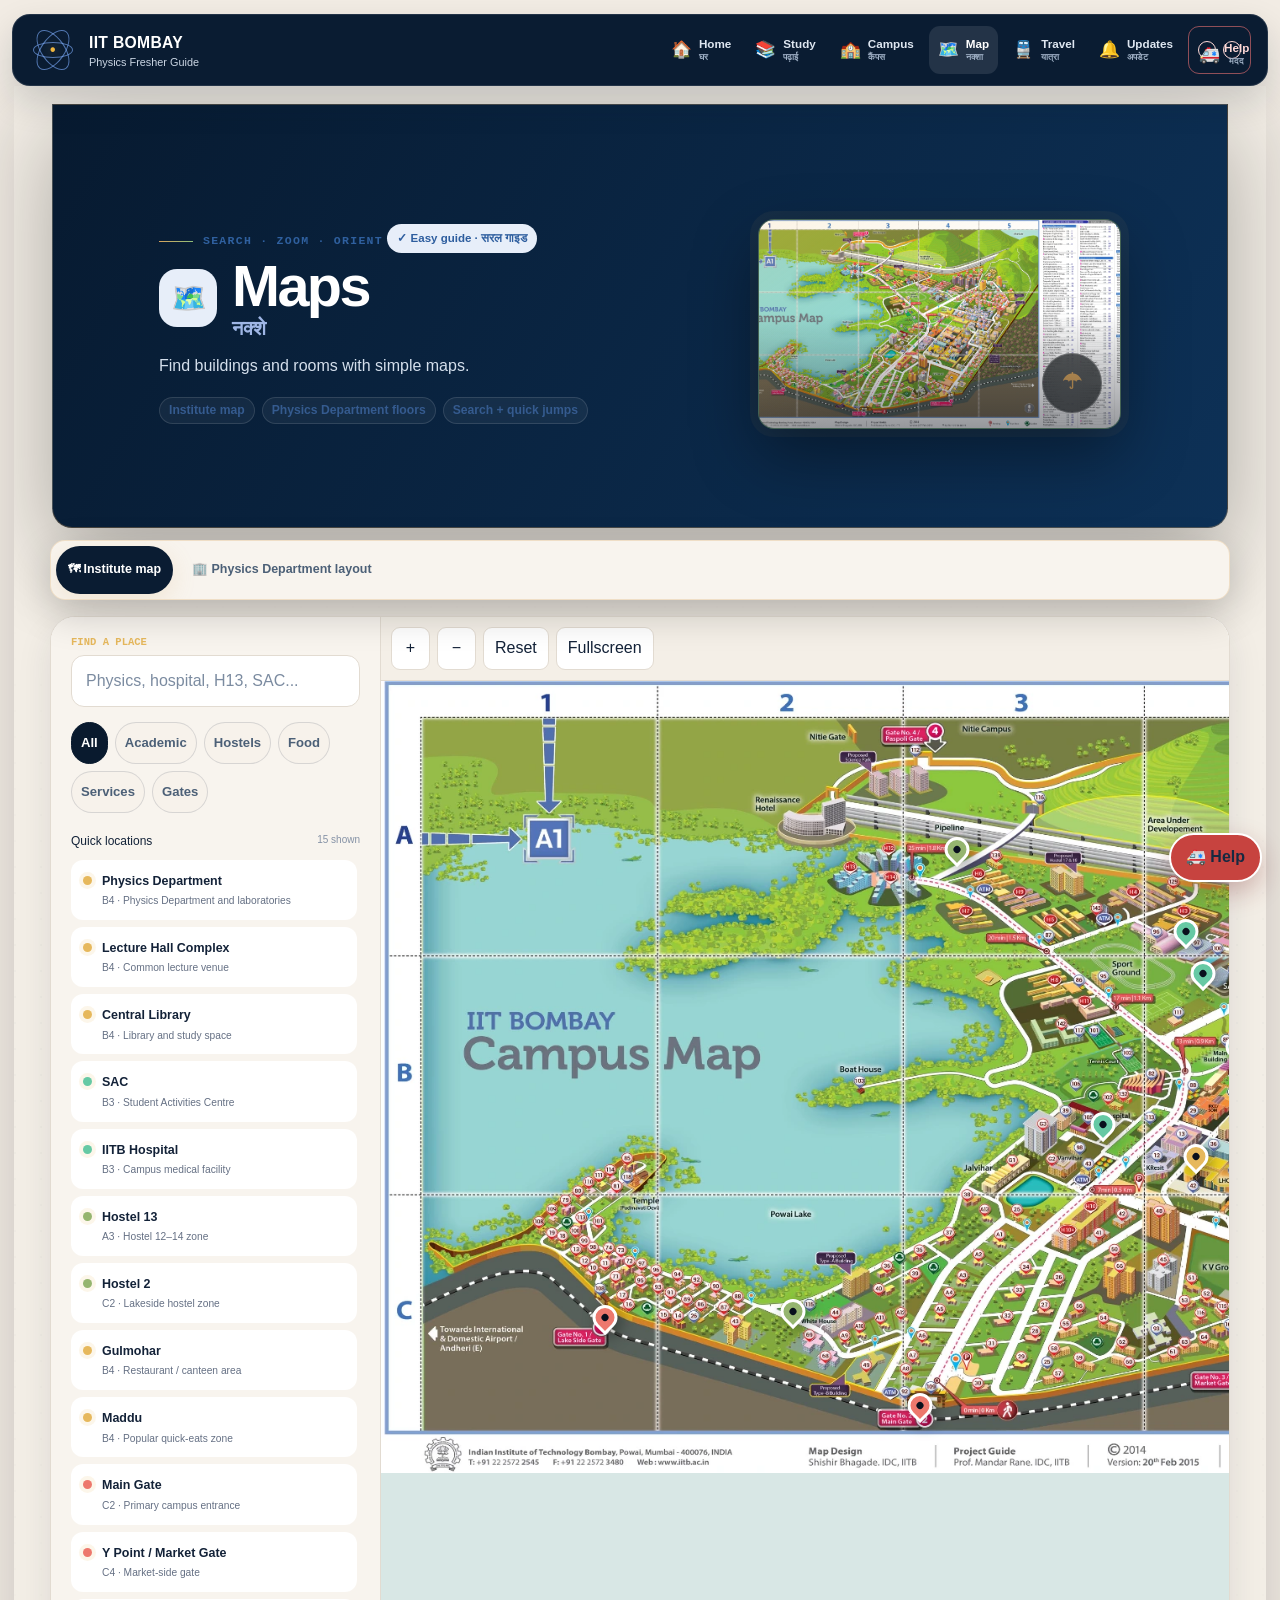
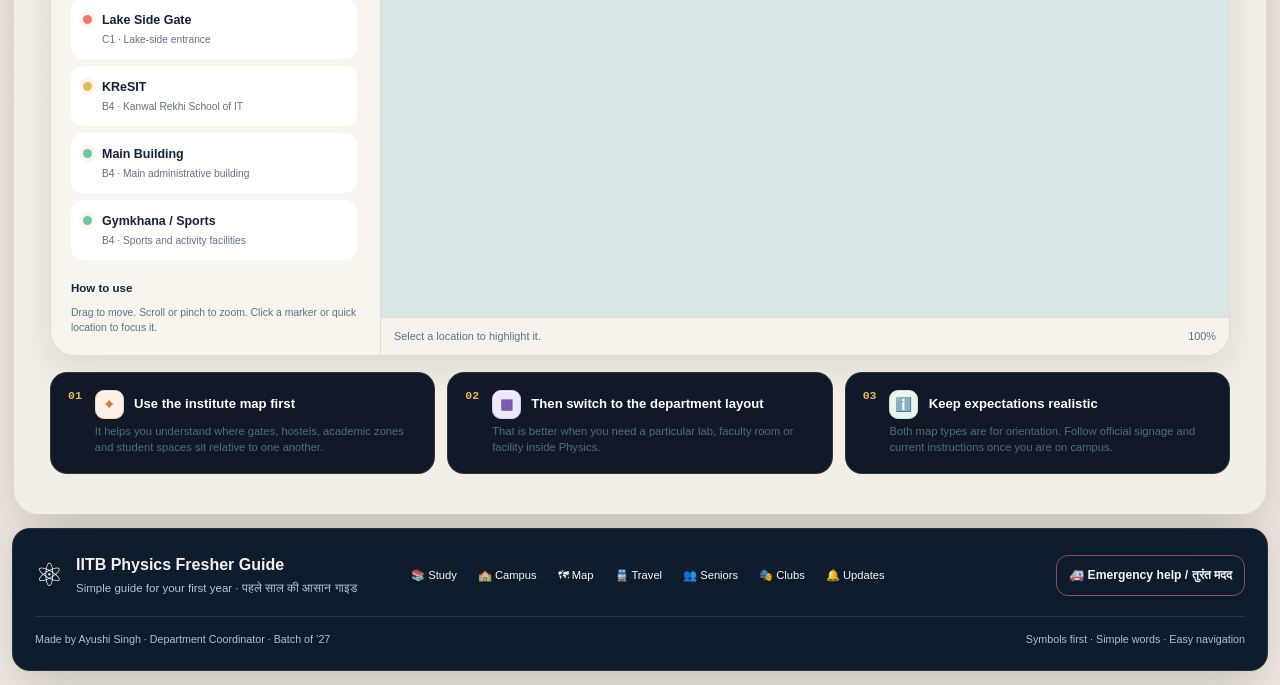
<file: campus-map.html>
<!DOCTYPE html>

<html lang="en">
<head>
<meta charset="utf-8"/>
<meta content="width=device-width,initial-scale=1" name="viewport"/>
<meta content="Interactive IIT Bombay campus map and Physics Department layouts for incoming students." name="description"/>
<meta content="#1a2238" name="theme-color"/>
<title>Interactive Maps — IITB Physics Fresher Guide</title>
<link href="./styles.css" rel="stylesheet"/>
<link href="./simple.css" rel="stylesheet"/></head>
<body class="subpage dashboard-subpage minimal-ui guide-page page-campus campus-map-page physics-dashboard-page simple-site">
<a class="skip-link" href="#main">Skip to content</a>
<nav aria-label="Main navigation" class="site-nav simple-nav"><a class="site-brand simple-brand" href="./index.html"><span aria-hidden="true" class="brand-atom"><i></i><b></b><em></em><strong>•</strong></span><span><strong>IIT BOMBAY</strong><small>Physics Fresher Guide</small></span></a><button aria-expanded="false" aria-label="Open menu" class="menu-toggle" type="button"><span></span><span></span><span></span></button><div class="nav-menu simple-nav-menu"><a href="./index.html"><span aria-hidden="true" class="simple-nav-icon">🏠</span><span class="simple-nav-copy"><b>Home</b><small>घर</small></span></a><a href="./academics.html"><span aria-hidden="true" class="simple-nav-icon">📚</span><span class="simple-nav-copy"><b>Study</b><small>पढ़ाई</small></span></a><a href="./campus-life.html"><span aria-hidden="true" class="simple-nav-icon">🏫</span><span class="simple-nav-copy"><b>Campus</b><small>कैंपस</small></span></a><a aria-current="page" class="active" href="./campus-map.html"><span aria-hidden="true" class="simple-nav-icon">🗺️</span><span class="simple-nav-copy"><b>Map</b><small>नक्शा</small></span></a><a href="./transport.html"><span aria-hidden="true" class="simple-nav-icon">🚆</span><span class="simple-nav-copy"><b>Travel</b><small>यात्रा</small></span></a><a href="./events.html"><span aria-hidden="true" class="simple-nav-icon">🔔</span><span class="simple-nav-copy"><b>Updates</b><small>अपडेट</small></span></a><a class="nav-emergency" href="./emergency.html"><span aria-hidden="true" class="simple-nav-icon">🚑</span><span class="simple-nav-copy"><b>Help</b><small>मदद</small></span></a></div></nav>
<main class="dashboard-subpage-main page-canvas dashboard-main campus-map-main" id="main">
<section class="page-hero map-page-hero"><div aria-hidden="true" class="hero-physics-mark"><span>ΔxΔp ≥ ħ/2</span><i></i><b>ψ</b></div>
<div class="subpage-card-topline"><span class="card-index">02A</span><span class="card-symbol">⌖</span></div>
<div class="shell page-hero-grid map-hero-grid">
<div class="reveal">
<p class="kicker">Search · zoom · orient</p>
<span class="simple-guide-badge">✓ Easy guide · सरल गाइड</span><h1 class="page-title"><span aria-hidden="true" class="simple-title-icon">🗺️</span><span class="simple-title-copy"><span>Maps</span><small>नक्शे</small></span></h1>
<p class="lede">Find buildings and rooms with simple maps.</p>
<div class="subpage-meta"><span>Institute map</span><span>Physics Department floors</span><span>Search + quick jumps</span></div>
</div>
<figure class="page-visual reveal map-hero-visual"><img alt="IIT Bombay campus map preview" src="./assets/iitb-campus-map.webp"/></figure>
</div>
</section>
<section class="section">
<div class="shell">
<div class="tab-bar map-top-tabs" data-tabs=".map-panel">
<button class="tab-button" data-tab="institute-map" type="button">🗺 Institute map</button>
<button class="tab-button" data-tab="department-layout" type="button">🏢 Physics Department layout</button>
</div>
<section class="map-panel active" id="institute-map">
<div class="map-shell">
<aside aria-label="Map controls" class="map-sidebar">
<div class="map-search-wrap">
<label for="map-search">Find a place</label>
<input autocomplete="off" id="map-search" placeholder="Physics, hospital, H13, SAC..." type="search"/>
</div>
<div aria-label="Filter locations" class="map-categories" role="group">
<button class="map-chip active" data-map-filter="all" type="button">All</button>
<button class="map-chip" data-map-filter="academic" type="button">Academic</button>
<button class="map-chip" data-map-filter="hostel" type="button">Hostels</button>
<button class="map-chip" data-map-filter="food" type="button">Food</button>
<button class="map-chip" data-map-filter="service" type="button">Services</button>
<button class="map-chip" data-map-filter="gate" type="button">Gates</button>
</div>
<div class="map-results-head"><span>Quick locations</span><small id="map-result-count">0 shown</small></div>
<div class="map-results" id="map-results"></div>
<div class="map-help"><strong>How to use</strong><p>Drag to move. Scroll or pinch to zoom. Click a marker or quick location to focus it.</p></div>
</aside>
<div class="map-stage-wrap">
<div aria-label="Map controls" class="map-toolbar">
<button aria-label="Zoom in" id="map-zoom-in" type="button">+</button>
<button aria-label="Zoom out" id="map-zoom-out" type="button">−</button>
<button id="map-reset" type="button">Reset</button>
<button id="map-fullscreen" type="button">Fullscreen</button>
</div>
<div aria-label="Interactive IIT Bombay campus map" class="map-viewport" id="map-viewport" tabindex="0">
<div class="map-canvas" id="map-canvas">
<img alt="Illustrated IIT Bombay campus map" src="./assets/iitb-campus-map.webp"/>
<div class="map-markers" id="map-markers"></div>
</div>
</div>
<div class="map-status"><span id="map-selection">Select a location to highlight it.</span><span id="map-zoom-label">100%</span></div>
</div>
</div>
</section>
<section class="map-panel" id="department-layout">
<div class="dept-shell panel">
<div class="dept-sidebar">
<p class="eyebrow">Physics Department</p>
<h2 class="ui-heading"><span aria-hidden="true" class="ui-symbol ui-blue">🏢</span>Floor layouts</h2>
<p class="dept-copy">These booklet layouts are presented in a cleaner viewer so you can switch floors quickly. The original room labels are preserved, but the display is restyled for readability.</p>
<div aria-label="Physics Department floors" class="dept-floor-tabs" role="tablist">
<button aria-selected="true" class="dept-floor-tab active" data-floor="ground" role="tab" type="button"><span aria-hidden="true" class="floor-index">G</span> Ground floor</button>
<button aria-selected="false" class="dept-floor-tab" data-floor="first" role="tab" type="button"><span aria-hidden="true" class="floor-index">1</span> First floor</button>
<button aria-selected="false" class="dept-floor-tab" data-floor="second" role="tab" type="button"><span aria-hidden="true" class="floor-index">2</span> Second floor</button>
<button aria-selected="false" class="dept-floor-tab" data-floor="third" role="tab" type="button"><span aria-hidden="true" class="floor-index">3</span> Third floor</button>
</div>
<div class="dept-meta" id="dept-meta"></div>
<div class="dept-notes">
<article><span>Tip</span><p>Use this for room-level orientation after you reach the department building.</p></article>
<article><span>Note</span><p>Layouts come from the freshie booklet, so some rooms may shift over time.</p></article>
</div>
</div>
<div class="dept-viewer-wrap">
<div class="dept-toolbar">
<button id="dept-zoom-in" type="button">+</button>
<button id="dept-zoom-out" type="button">−</button>
<button id="dept-reset" type="button">Reset</button>
<button id="dept-fullscreen" type="button">Fullscreen</button>
</div>
<div aria-label="Physics Department floor viewer" class="dept-viewport" id="dept-viewport" tabindex="0">
<div class="dept-canvas" id="dept-canvas">
<img alt="Physics Department ground floor layout" id="dept-image" src="./assets/physics-ground-floor.webp"/>
</div>
</div>
</div>
</div>
</section>
<section class="map-note-grid">
<article><span>01</span><div><strong class="ui-heading-small"><span aria-hidden="true" class="ui-symbol ui-orange ui-symbol-small">⌖</span>Use the institute map first</strong><p>It helps you understand where gates, hostels, academic zones and student spaces sit relative to one another.</p></div></article>
<article><span>02</span><div><strong class="ui-heading-small"><span aria-hidden="true" class="ui-symbol ui-violet ui-symbol-small">▦</span>Then switch to the department layout</strong><p>That is better when you need a particular lab, faculty room or facility inside Physics.</p></div></article>
<article><span>03</span><div><strong class="ui-heading-small"><span aria-hidden="true" class="ui-symbol ui-green ui-symbol-small">ℹ</span>Keep expectations realistic</strong><p>Both map types are for orientation. Follow official signage and current instructions once you are on campus.</p></div></article>
</section>
</div>
</section>
</main>
<footer class="site-footer simple-footer"><div class="simple-footer-top"><div class="simple-footer-brand"><span aria-hidden="true">⚛</span><div><strong>IITB Physics Fresher Guide</strong><p>Simple guide for your first year · पहले साल की आसान गाइड</p></div></div><div class="simple-footer-links"><a href="./academics.html">📚 Study</a><a href="./campus-life.html">🏫 Campus</a><a href="./campus-map.html">🗺 Map</a><a href="./transport.html">🚆 Travel</a><a href="./seniors.html">👥 Seniors</a><a href="./clubs.html">🎭 Clubs</a><a href="./events.html">🔔 Updates</a></div><a class="simple-footer-help" href="./emergency.html">🚑 Emergency help / तुरंत मदद</a></div><div class="simple-footer-bottom"><span>Made by Ayushi Singh · Department Coordinator · Batch of ’27</span><span>Symbols first · Simple words · Easy navigation</span></div></footer>
<a aria-label="Emergency help" class="simple-help-button" href="./emergency.html">🚑 Help</a><script src="./site.js"></script>
<script>
const locations = [
  {id:'physics', name:'Physics Department', category:'academic', zone:'B4', x:57.8, y:70.1, note:'Physics Department and laboratories'},
  {id:'lhc', name:'Lecture Hall Complex', category:'academic', zone:'B4', x:59.6, y:56.2, note:'Common lecture venue'},
  {id:'library', name:'Central Library', category:'academic', zone:'B4', x:51.5, y:45.2, note:'Library and study space'},
  {id:'sac', name:'SAC', category:'service', zone:'B3', x:48.5, y:38.5, note:'Student Activities Centre'},
  {id:'hospital', name:'IITB Hospital', category:'service', zone:'B3', x:42.6, y:57.6, note:'Campus medical facility'},
  {id:'h13', name:'Hostel 13', category:'hostel', zone:'A3', x:34.0, y:22.8, note:'Hostel 12–14 zone'},
  {id:'h2', name:'Hostel 2', category:'hostel', zone:'C2', x:24.3, y:81.2, note:'Lakeside hostel zone'},
  {id:'gulmohar', name:'Gulmohar', category:'food', zone:'B4', x:56.4, y:51.3, note:'Restaurant / canteen area'},
  {id:'maddu', name:'Maddu', category:'food', zone:'B4', x:60.8, y:52.9, note:'Popular quick-eats zone'},
  {id:'main-gate', name:'Main Gate', category:'gate', zone:'C2', x:31.8, y:93.1, note:'Primary campus entrance'},
  {id:'yp-gate', name:'Y Point / Market Gate', category:'gate', zone:'C4', x:53.3, y:88.5, note:'Market-side gate'},
  {id:'lake-gate', name:'Lake Side Gate', category:'gate', zone:'C1', x:13.2, y:82.0, note:'Lake-side entrance'},
  {id:'kresit', name:'KReSIT', category:'academic', zone:'B4', x:48.1, y:61.6, note:'Kanwal Rekhi School of IT'},
  {id:'main-building', name:'Main Building', category:'service', zone:'B4', x:50.6, y:47.7, note:'Main administrative building'},
  {id:'gymkhana', name:'Gymkhana / Sports', category:'service', zone:'B4', x:47.5, y:33.2, note:'Sports and activity facilities'}
];
const floorData = {
  ground: {title:'Ground floor', image:'./assets/physics-ground-floor.webp', note:'Clean room, materials labs, workshop, STAR lab and central facilities.'},
  first: {title:'First floor', image:'./assets/physics-first-floor.webp', note:'Electronics, general physics, solids state and nuclear physics related rooms.'},
  second: {title:'Second floor', image:'./assets/physics-second-floor.webp', note:'Faculty rooms, theory/research rooms and upper-floor academic spaces.'},
  third: {title:'Third floor', image:'./assets/physics-third-floor.webp', note:'Additional faculty and research rooms shown in the booklet layout.'}
};

function initDraggableZoom(viewport, canvas, zoomLabel, onReset){
  let scale = 1, tx = 0, ty = 0, dragging = false, start = {x:0,y:0}, origin = {x:0,y:0};
  function apply(){
    canvas.style.transform = `translate(${tx}px, ${ty}px) scale(${scale})`;
    if (zoomLabel) zoomLabel.textContent = `${Math.round(scale*100)}%`;
  }
  function clamp(v){ return Math.min(4, Math.max(.65, v)); }
  function zoomAt(next, clientX, clientY){
    const rect = viewport.getBoundingClientRect();
    const x = clientX - rect.left, y = clientY - rect.top;
    const old = scale; scale = clamp(next); const f = scale / old;
    tx = x - (x - tx) * f; ty = y - (y - ty) * f; apply();
  }
  viewport.addEventListener('wheel', e => { e.preventDefault(); zoomAt(scale * (e.deltaY < 0 ? 1.12 : .89), e.clientX, e.clientY); }, {passive:false});
  viewport.addEventListener('dblclick', e => zoomAt(scale * 1.35, e.clientX, e.clientY));
  viewport.addEventListener('pointerdown', e => {
    dragging = true; viewport.setPointerCapture(e.pointerId); start = {x:e.clientX,y:e.clientY}; origin = {x:tx,y:ty}; viewport.classList.add('dragging');
  });
  viewport.addEventListener('pointermove', e => { if(!dragging) return; tx = origin.x + e.clientX - start.x; ty = origin.y + e.clientY - start.y; apply(); });
  function endDrag(e){ if (dragging && viewport.hasPointerCapture(e.pointerId)) viewport.releasePointerCapture(e.pointerId); dragging = false; viewport.classList.remove('dragging'); }
  viewport.addEventListener('pointerup', endDrag); viewport.addEventListener('pointercancel', endDrag);
  return {
    zoomIn(){ const r=viewport.getBoundingClientRect(); zoomAt(scale*1.2, r.left+r.width/2, r.top+r.height/2); },
    zoomOut(){ const r=viewport.getBoundingClientRect(); zoomAt(scale/1.2, r.left+r.width/2, r.top+r.height/2); },
    reset(){ scale=1; tx=0; ty=0; apply(); if(onReset) onReset(); },
    setView(nextScale,nextTx,nextTy){ scale=clamp(nextScale); tx=nextTx; ty=nextTy; apply(); },
    apply
  };
}

// Institute map
const mapViewport = document.querySelector('#map-viewport');
const mapCanvas = document.querySelector('#map-canvas');
const markerLayer = document.querySelector('#map-markers');
const resultList = document.querySelector('#map-results');
const search = document.querySelector('#map-search');
const count = document.querySelector('#map-result-count');
const selection = document.querySelector('#map-selection');
const zoomLabel = document.querySelector('#map-zoom-label');
const chips = [...document.querySelectorAll('.map-chip')];
let activeFilter = 'all';
let selectedId = '';
const mapControls = initDraggableZoom(mapViewport, mapCanvas, zoomLabel, () => { selectedId=''; selection.textContent='Select a location to highlight it.'; updateMarkers(); });
function visibleLocations(){
  const q = search.value.trim().toLowerCase();
  return locations.filter(loc => (activeFilter==='all'||loc.category===activeFilter) && (!q || `${loc.name} ${loc.zone} ${loc.note}`.toLowerCase().includes(q)));
}
function focusLocation(loc){
  selectedId = loc.id;
  const rect = mapViewport.getBoundingClientRect();
  const px = mapCanvas.offsetWidth * loc.x / 100;
  const py = mapCanvas.offsetHeight * loc.y / 100;
  const focusScale = 1.85;
  const tx = rect.width / 2 - px * focusScale;
  const ty = rect.height / 2 - py * focusScale;
  mapControls.setView(focusScale, tx, ty);
  selection.innerHTML = `<strong>${loc.name}</strong> · ${loc.zone} · ${loc.note}`;
  updateMarkers();
}
function updateMarkers(){
  const ids = new Set(visibleLocations().map(v => v.id));
  [...markerLayer.children].forEach(marker => {
    marker.hidden = !ids.has(marker.dataset.id);
    marker.classList.toggle('selected', marker.dataset.id === selectedId);
  });
}
function renderResults(){
  const visible = visibleLocations();
  count.textContent = `${visible.length} shown`;
  resultList.innerHTML = '';
  visible.forEach(loc => {
    const btn = document.createElement('button');
    btn.type = 'button'; btn.className = 'map-result'; btn.dataset.category = loc.category;
    btn.innerHTML = `<span class="map-result-dot"></span><span><strong>${loc.name}</strong><small>${loc.zone} · ${loc.note}</small></span>`;
    btn.addEventListener('click', () => focusLocation(loc));
    resultList.appendChild(btn);
  });
  if (!visible.length) resultList.innerHTML = '<p class="map-empty">No matching location.</p>';
  updateMarkers();
}
locations.forEach(loc => {
  const marker = document.createElement('button');
  marker.type='button'; marker.className='map-marker'; marker.dataset.id=loc.id; marker.dataset.category=loc.category;
  marker.style.left = `${loc.x}%`; marker.style.top = `${loc.y}%`; marker.setAttribute('aria-label', loc.name);
  marker.innerHTML = '<span></span><b>'+loc.name+'</b>';
  marker.addEventListener('click', e => { e.stopPropagation(); focusLocation(loc); });
  markerLayer.appendChild(marker);
});
chips.forEach(chip => chip.addEventListener('click', () => { activeFilter = chip.dataset.mapFilter; chips.forEach(c => c.classList.toggle('active', c===chip)); renderResults(); }));
search.addEventListener('input', renderResults);
document.querySelector('#map-zoom-in').addEventListener('click', () => mapControls.zoomIn());
document.querySelector('#map-zoom-out').addEventListener('click', () => mapControls.zoomOut());
document.querySelector('#map-reset').addEventListener('click', () => mapControls.reset());
document.querySelector('#map-fullscreen').addEventListener('click', async () => { const el=document.querySelector('.map-stage-wrap'); if(!document.fullscreenElement) await el.requestFullscreen(); else await document.exitFullscreen(); });
renderResults();
mapControls.apply();

// Department layout
const deptTabs = [...document.querySelectorAll('.dept-floor-tab')];
const deptMeta = document.querySelector('#dept-meta');
const deptImage = document.querySelector('#dept-image');
const deptCanvas = document.querySelector('#dept-canvas');
const deptViewport = document.querySelector('#dept-viewport');
const deptControls = initDraggableZoom(deptViewport, deptCanvas, null, null);
function setFloor(id){
  const data = floorData[id]; if(!data) return;
  deptTabs.forEach(tab => { const active = tab.dataset.floor === id; tab.classList.toggle('active', active); tab.setAttribute('aria-selected', String(active)); });
  deptImage.src = data.image; deptImage.alt = `Physics Department ${data.title.toLowerCase()} layout`;
  deptMeta.innerHTML = `<strong>${data.title}</strong><p>${data.note}</p>`;
  deptControls.reset();
}
deptTabs.forEach(tab => tab.addEventListener('click', () => setFloor(tab.dataset.floor)));
document.querySelector('#dept-zoom-in').addEventListener('click', () => deptControls.zoomIn());
document.querySelector('#dept-zoom-out').addEventListener('click', () => deptControls.zoomOut());
document.querySelector('#dept-reset').addEventListener('click', () => deptControls.reset());
document.querySelector('#dept-fullscreen').addEventListener('click', async () => { const el=document.querySelector('.dept-viewer-wrap'); if(!document.fullscreenElement) await el.requestFullscreen(); else await document.exitFullscreen(); });
setFloor('ground');
</script>
</body>
</html>
</file>
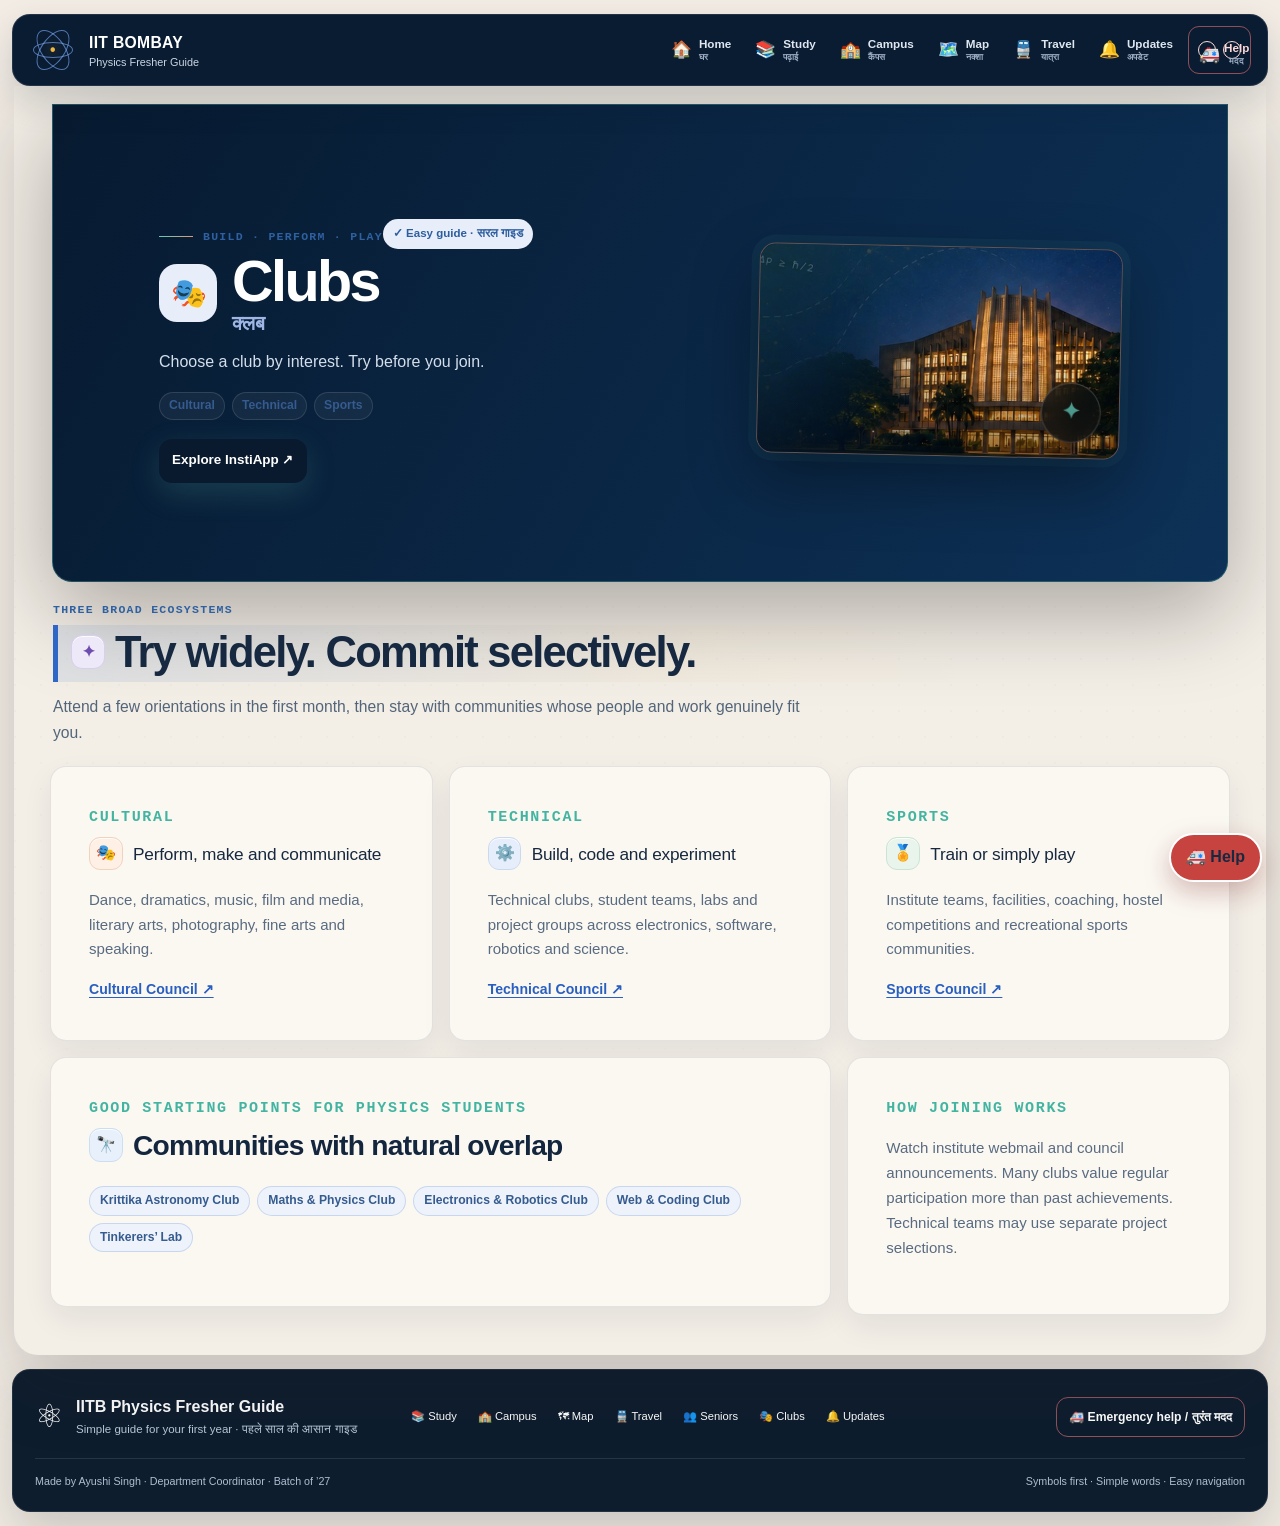
<file: clubs.html>
<!DOCTYPE html>

<html lang="en"><head><meta charset="utf-8"/><meta content="width=device-width,initial-scale=1" name="viewport"/><meta content="#17363a" name="theme-color"/><meta content="Explore cultural, technical and sports clubs at IIT Bombay." name="description"/><title>Clubs &amp; Student Life — IITB Fresher Guide</title><link href="./styles.css" rel="stylesheet"/><link href="./simple.css" rel="stylesheet"/></head><body class="subpage page-clubs dashboard-subpage minimal-ui guide-page physics-dashboard-page simple-site"><a class="skip-link" href="#main">Skip to content</a>
<nav aria-label="Main navigation" class="site-nav simple-nav"><a class="site-brand simple-brand" href="./index.html"><span aria-hidden="true" class="brand-atom"><i></i><b></b><em></em><strong>•</strong></span><span><strong>IIT BOMBAY</strong><small>Physics Fresher Guide</small></span></a><button aria-expanded="false" aria-label="Open menu" class="menu-toggle" type="button"><span></span><span></span><span></span></button><div class="nav-menu simple-nav-menu"><a href="./index.html"><span aria-hidden="true" class="simple-nav-icon">🏠</span><span class="simple-nav-copy"><b>Home</b><small>घर</small></span></a><a href="./academics.html"><span aria-hidden="true" class="simple-nav-icon">📚</span><span class="simple-nav-copy"><b>Study</b><small>पढ़ाई</small></span></a><a href="./campus-life.html"><span aria-hidden="true" class="simple-nav-icon">🏫</span><span class="simple-nav-copy"><b>Campus</b><small>कैंपस</small></span></a><a href="./campus-map.html"><span aria-hidden="true" class="simple-nav-icon">🗺️</span><span class="simple-nav-copy"><b>Map</b><small>नक्शा</small></span></a><a href="./transport.html"><span aria-hidden="true" class="simple-nav-icon">🚆</span><span class="simple-nav-copy"><b>Travel</b><small>यात्रा</small></span></a><a href="./events.html"><span aria-hidden="true" class="simple-nav-icon">🔔</span><span class="simple-nav-copy"><b>Updates</b><small>अपडेट</small></span></a><a class="nav-emergency" href="./emergency.html"><span aria-hidden="true" class="simple-nav-icon">🚑</span><span class="simple-nav-copy"><b>Help</b><small>मदद</small></span></a></div></nav><main class="dashboard-subpage-main page-canvas dashboard-main" id="main"><section class="page-hero"><div aria-hidden="true" class="hero-physics-mark"><span>ΔxΔp ≥ ħ/2</span><i></i><b>ψ</b></div><div class="subpage-card-topline"><span class="card-index">04</span><span class="card-symbol">✦</span></div><div class="shell page-hero-grid"><div><p class="kicker">Build · Perform · Play</p><span class="simple-guide-badge">✓ Easy guide · सरल गाइड</span><h1 class="page-title"><span aria-hidden="true" class="simple-title-icon">🎭</span><span class="simple-title-copy"><span>Clubs</span><small>क्लब</small></span></h1><p class="lede">Choose a club by interest. Try before you join.</p><div class="subpage-meta"><span>Cultural</span><span>Technical</span><span>Sports</span></div><div class="hero-actions"><a aria-label="Explore InstiApp ↗ (opens in a new tab)" class="btn btn-primary" href="https://gymkhana.iitb.ac.in/instiapp/explore" rel="noopener noreferrer" target="_blank">Explore InstiApp ↗</a></div></div><figure class="page-visual"><img alt="IIT Bombay campus at night" src="./assets/iitb-hero-campus.webp"/></figure></div></section><section class="section"><div class="shell"><div class="section-head"><div><p class="eyebrow">Three broad ecosystems</p><h2 class="section-title ui-heading"><span aria-hidden="true" class="ui-symbol ui-violet">✦</span>Try widely. Commit selectively.</h2><p class="section-copy">Attend a few orientations in the first month, then stay with communities whose people and work genuinely fit you.</p></div></div><div class="content-grid"><article class="panel span-4"><p class="eyebrow">Cultural</p><h3 class="ui-heading"><span aria-hidden="true" class="ui-symbol ui-orange">🎭</span>Perform, make and communicate</h3><p>Dance, dramatics, music, film and media, literary arts, photography, fine arts and speaking.</p><a aria-label="Cultural Council ↗ (opens in a new tab)" class="text-link" href="https://gymkhana.iitb.ac.in/~cultural/" rel="noopener noreferrer" target="_blank">Cultural Council ↗</a></article><article class="panel span-4"><p class="eyebrow">Technical</p><h3 class="ui-heading"><span aria-hidden="true" class="ui-symbol ui-blue">⚙</span>Build, code and experiment</h3><p>Technical clubs, student teams, labs and project groups across electronics, software, robotics and science.</p><a aria-label="Technical Council ↗ (opens in a new tab)" class="text-link" href="https://tech-iitb.org/" rel="noopener noreferrer" target="_blank">Technical Council ↗</a></article><article class="panel span-4"><p class="eyebrow">Sports</p><h3 class="ui-heading"><span aria-hidden="true" class="ui-symbol ui-green">🏅</span>Train or simply play</h3><p>Institute teams, facilities, coaching, hostel competitions and recreational sports communities.</p><a aria-label="Sports Council ↗ (opens in a new tab)" class="text-link" href="https://gymkhana.iitb.ac.in/~sports/" rel="noopener noreferrer" target="_blank">Sports Council ↗</a></article><article class="panel span-8"><p class="eyebrow">Good starting points for physics students</p><h2 class="ui-heading"><span aria-hidden="true" class="ui-symbol ui-sky">🔭</span>Communities with natural overlap</h2><div class="card-tags"><span>Krittika Astronomy Club</span><span>Maths &amp; Physics Club</span><span>Electronics &amp; Robotics Club</span><span>Web &amp; Coding Club</span><span>Tinkerers’ Lab</span></div></article><aside class="panel span-4"><p class="eyebrow">How joining works</p><p>Watch institute webmail and council announcements. Many clubs value regular participation more than past achievements. Technical teams may use separate project selections.</p></aside></div></div></section></main>
<footer class="site-footer simple-footer"><div class="simple-footer-top"><div class="simple-footer-brand"><span aria-hidden="true">⚛</span><div><strong>IITB Physics Fresher Guide</strong><p>Simple guide for your first year · पहले साल की आसान गाइड</p></div></div><div class="simple-footer-links"><a href="./academics.html">📚 Study</a><a href="./campus-life.html">🏫 Campus</a><a href="./campus-map.html">🗺 Map</a><a href="./transport.html">🚆 Travel</a><a href="./seniors.html">👥 Seniors</a><a href="./clubs.html">🎭 Clubs</a><a href="./events.html">🔔 Updates</a></div><a class="simple-footer-help" href="./emergency.html">🚑 Emergency help / तुरंत मदद</a></div><div class="simple-footer-bottom"><span>Made by Ayushi Singh · Department Coordinator · Batch of ’27</span><span>Symbols first · Simple words · Easy navigation</span></div></footer><a aria-label="Emergency help" class="simple-help-button" href="./emergency.html">🚑 Help</a><script src="./site.js"></script></body></html>
</file>
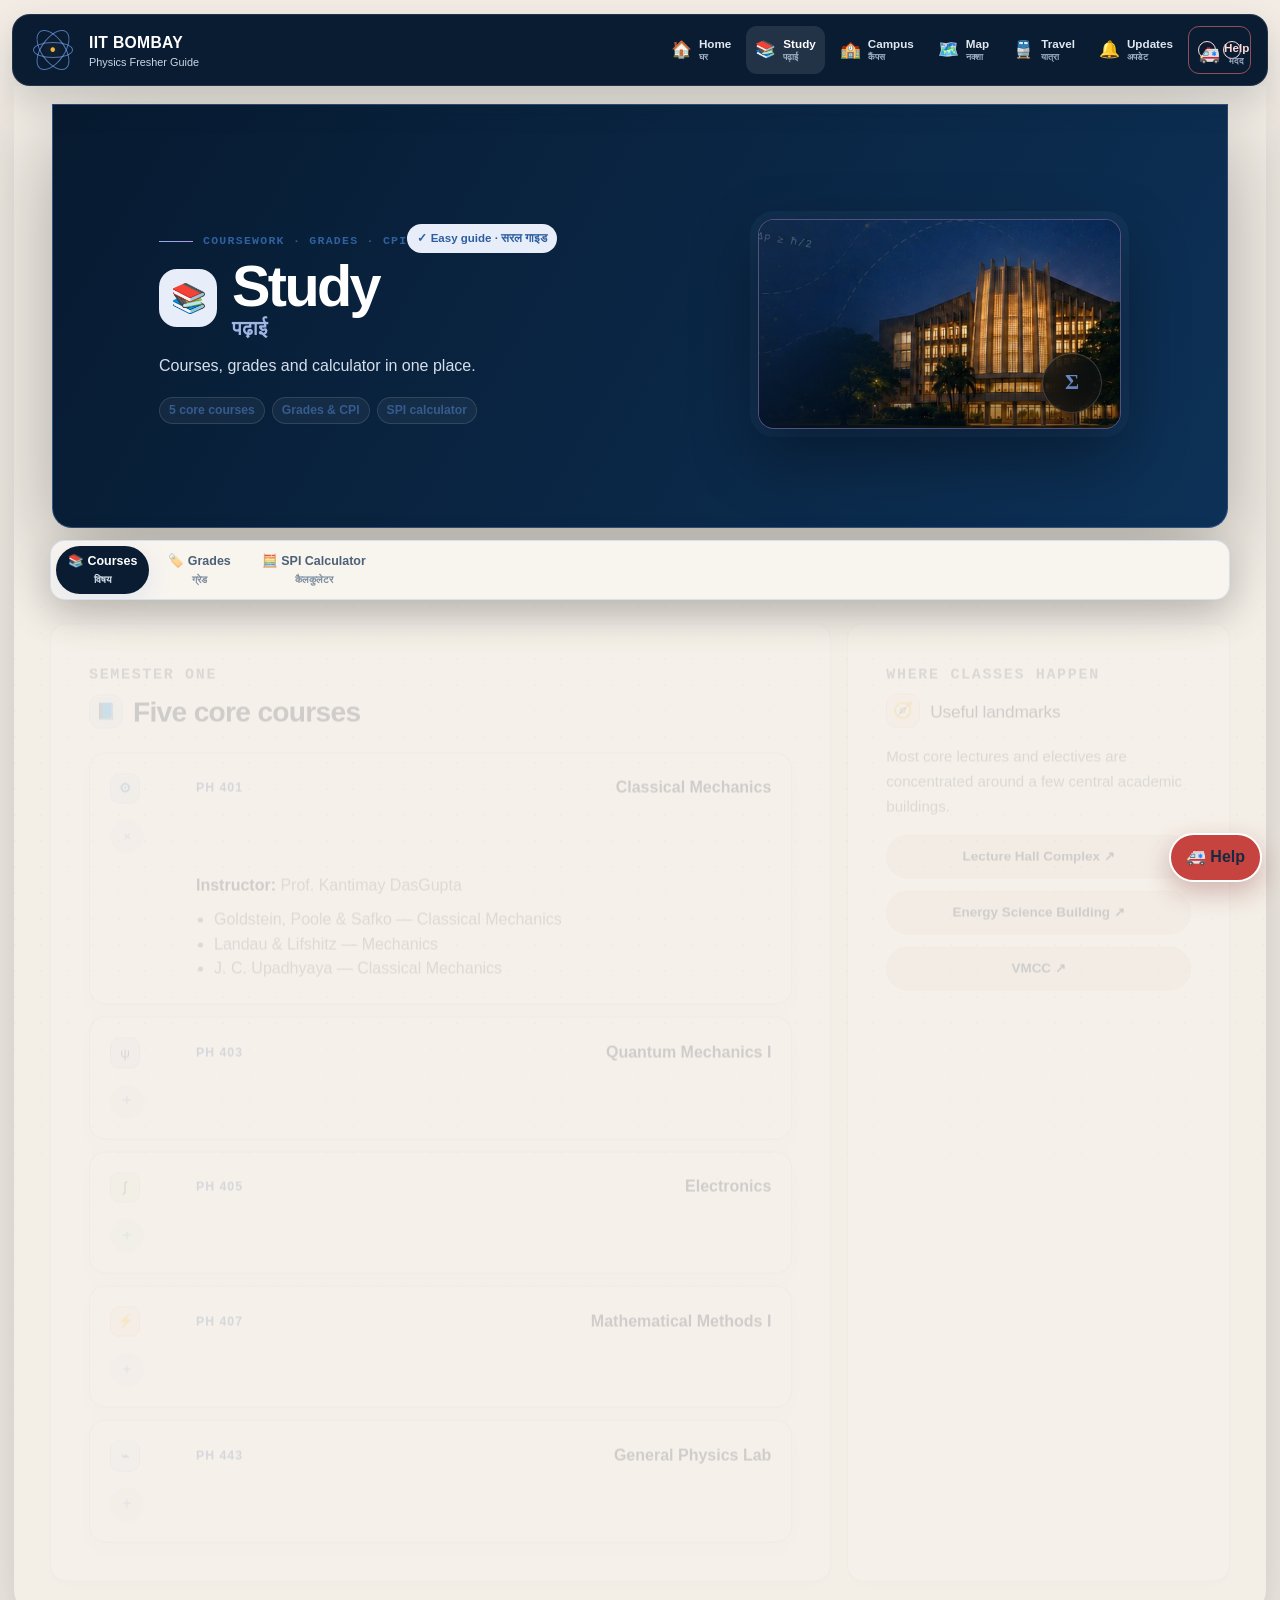
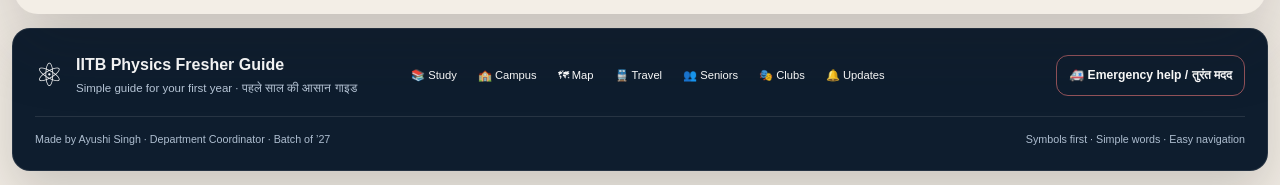
<file: courses.html>
<!DOCTYPE html>
<html><head><meta charset="utf-8"/><meta content="width=device-width,initial-scale=1" name="viewport"/><meta content="0; url=./academics.html#courses" http-equiv="refresh"/><title>Redirecting…</title><link href="./styles.css" rel="stylesheet"/><link href="./simple.css" rel="stylesheet"/></head><body class="minimal-ui simple-site"><main class="redirect-card"><p>Opening the updated guide…</p><a href="./academics.html#courses">Continue →</a></main><a aria-label="Emergency help" class="simple-help-button" href="./emergency.html">🚑 Help</a></body></html>
</file>
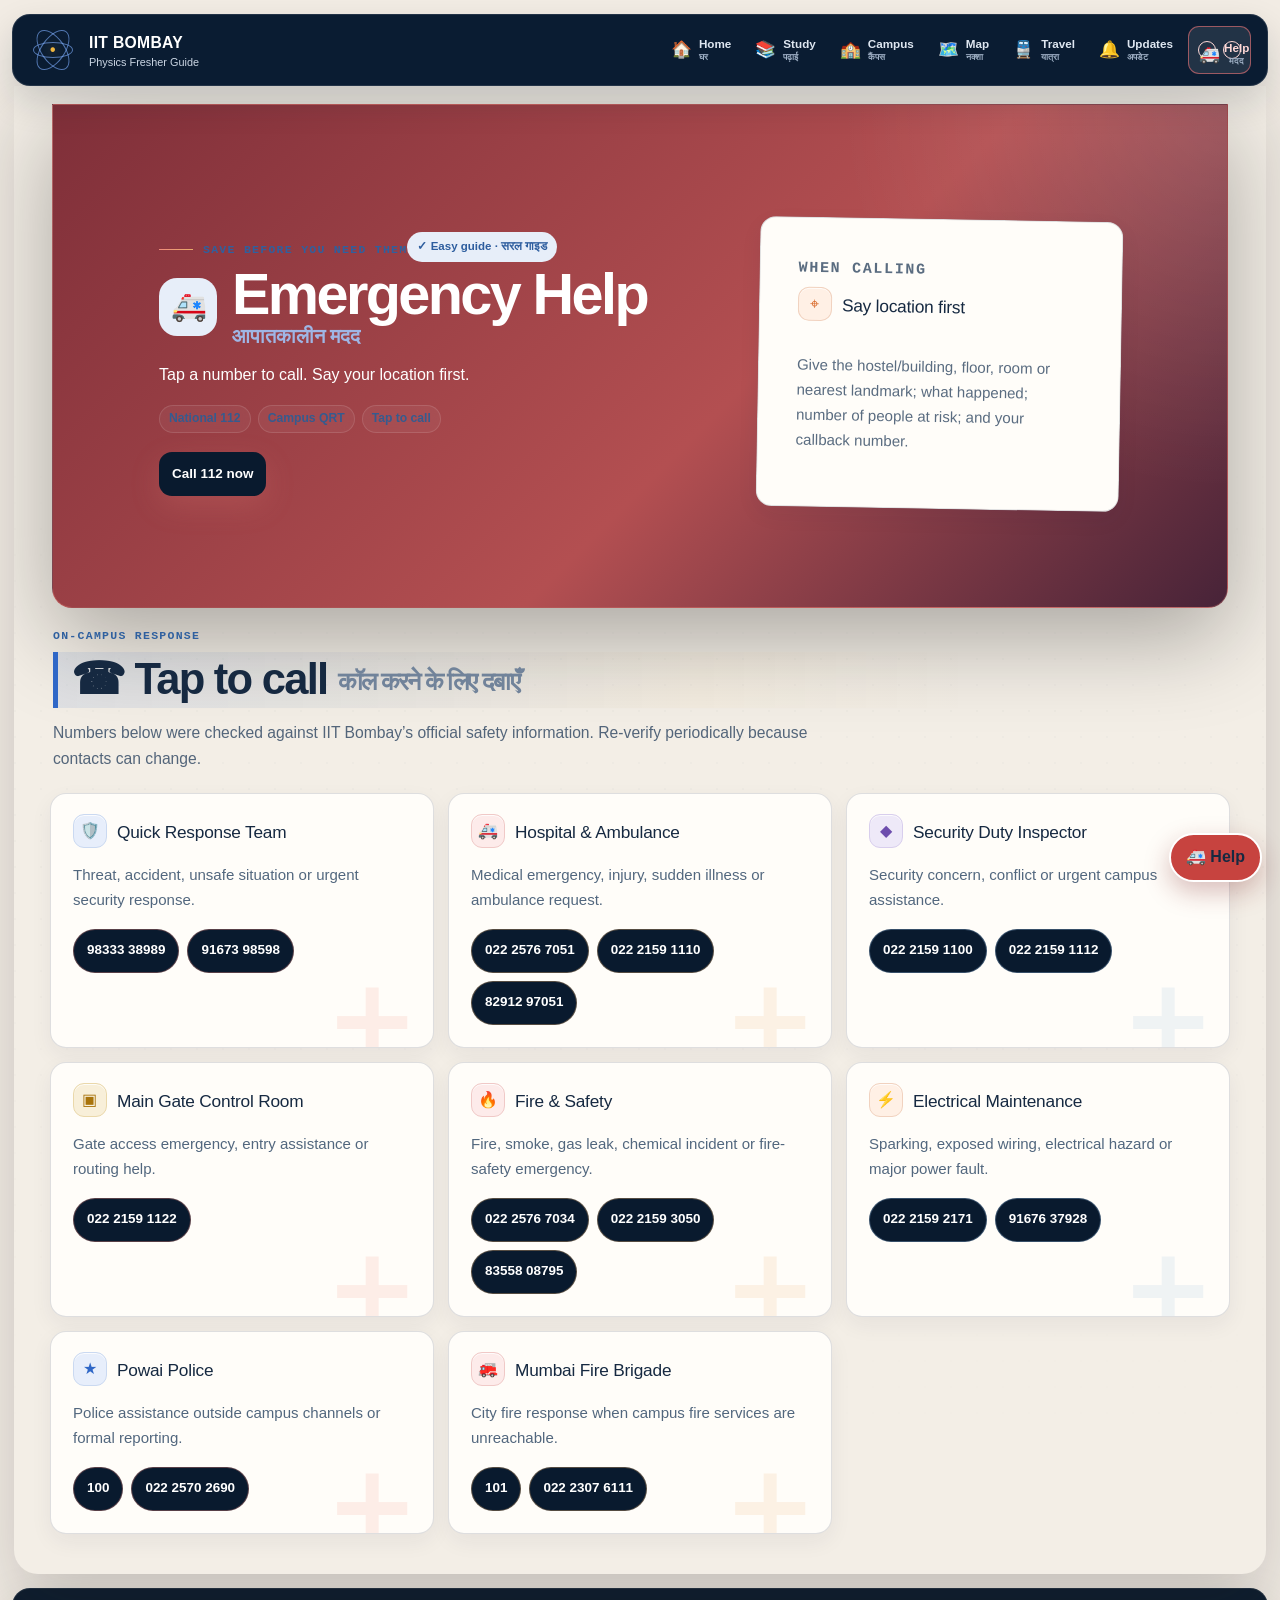
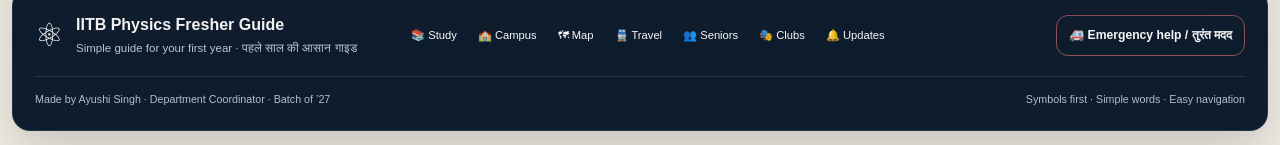
<file: emergency.html>
<!DOCTYPE html>

<html lang="en"><head><meta charset="utf-8"/><meta content="width=device-width,initial-scale=1" name="viewport"/><meta content="#4b2425" name="theme-color"/><meta content="IIT Bombay emergency contacts for security, ambulance, hospital and fire response." name="description"/><title>Emergency Contacts — IITB Fresher Guide</title><link href="./styles.css" rel="stylesheet"/><style>.call-grid{display:grid;grid-template-columns:repeat(2,1fr);gap:14px}.call-card{padding:22px;border:1px solid rgba(214,111,98,.28);border-radius:20px;background:rgba(109,64,51,.36)}.call-card h2{margin:0 0 7px;font-family:Georgia,serif;font-size:1.65rem;font-weight:500}.call-card p{color:var(--muted)}.call-actions{display:flex;flex-wrap:wrap;gap:8px;margin-top:16px}.call-button{display:inline-flex;padding:10px 13px;border-radius:999px;background:var(--ink);color:var(--paper);font-weight:800;text-decoration:none;font-size:.83rem}.national{background:#6d4033!important}@media(max-width:720px){.call-grid{grid-template-columns:1fr}}</style><link href="./simple.css" rel="stylesheet"/></head><body class="subpage dashboard-subpage page-emergency minimal-ui guide-page physics-dashboard-page simple-site"><a class="skip-link" href="#main">Skip to content</a>
<nav aria-label="Main navigation" class="site-nav simple-nav"><a class="site-brand simple-brand" href="./index.html"><span aria-hidden="true" class="brand-atom"><i></i><b></b><em></em><strong>•</strong></span><span><strong>IIT BOMBAY</strong><small>Physics Fresher Guide</small></span></a><button aria-expanded="false" aria-label="Open menu" class="menu-toggle" type="button"><span></span><span></span><span></span></button><div class="nav-menu simple-nav-menu"><a href="./index.html"><span aria-hidden="true" class="simple-nav-icon">🏠</span><span class="simple-nav-copy"><b>Home</b><small>घर</small></span></a><a href="./academics.html"><span aria-hidden="true" class="simple-nav-icon">📚</span><span class="simple-nav-copy"><b>Study</b><small>पढ़ाई</small></span></a><a href="./campus-life.html"><span aria-hidden="true" class="simple-nav-icon">🏫</span><span class="simple-nav-copy"><b>Campus</b><small>कैंपस</small></span></a><a href="./campus-map.html"><span aria-hidden="true" class="simple-nav-icon">🗺️</span><span class="simple-nav-copy"><b>Map</b><small>नक्शा</small></span></a><a href="./transport.html"><span aria-hidden="true" class="simple-nav-icon">🚆</span><span class="simple-nav-copy"><b>Travel</b><small>यात्रा</small></span></a><a href="./events.html"><span aria-hidden="true" class="simple-nav-icon">🔔</span><span class="simple-nav-copy"><b>Updates</b><small>अपडेट</small></span></a><a aria-current="page" class="active nav-emergency" href="./emergency.html"><span aria-hidden="true" class="simple-nav-icon">🚑</span><span class="simple-nav-copy"><b>Help</b><small>मदद</small></span></a></div></nav><main class="dashboard-subpage-main page-canvas dashboard-main" id="main"><section class="page-hero national"><div aria-hidden="true" class="hero-physics-mark"><span>ΔxΔp ≥ ħ/2</span><i></i><b>ψ</b></div><div class="subpage-card-topline"><span class="card-index">SOS</span><span class="card-symbol">+</span></div><div class="shell page-hero-grid"><div><p class="kicker" style="color:#f0b1a8">Save before you need them</p><span class="simple-guide-badge">✓ Easy guide · सरल गाइड</span><h1 class="page-title"><span aria-hidden="true" class="simple-title-icon">🚑</span><span class="simple-title-copy"><span>Emergency Help</span><small>आपातकालीन मदद</small></span></h1><p class="lede">Tap a number to call. Say your location first.</p><div class="subpage-meta"><span>National 112</span><span>Campus QRT</span><span>Tap to call</span></div><div class="hero-actions"><a class="btn btn-primary" href="tel:112">Call 112 now</a></div></div><div class="panel"><p class="eyebrow">When calling</p><h3 class="ui-heading"><span aria-hidden="true" class="ui-symbol ui-orange">⌖</span>Say location first</h3><p>Give the hostel/building, floor, room or nearest landmark; what happened; number of people at risk; and your callback number.</p></div></div></section><section class="section"><div class="shell"><div class="section-head"><div><p class="eyebrow">On-campus response</p><h2 class="section-title ui-heading">☎ Tap to call<small class="inline-hindi">कॉल करने के लिए दबाएँ</small></h2><p class="section-copy">Numbers below were checked against IIT Bombay’s official safety information. Re-verify periodically because contacts can change.</p></div></div><div class="call-grid"><article class="call-card"><h2 class="ui-heading"><span aria-hidden="true" class="ui-symbol ui-blue">🛡</span>Quick Response Team</h2><p>Threat, accident, unsafe situation or urgent security response.</p><div class="call-actions"><a class="call-button" href="tel:+919833338989">98333 38989</a><a class="call-button" href="tel:+919167398598">91673 98598</a></div></article><article class="call-card"><h2 class="ui-heading"><span aria-hidden="true" class="ui-symbol ui-red">🚑</span>Hospital &amp; Ambulance</h2><p>Medical emergency, injury, sudden illness or ambulance request.</p><div class="call-actions"><a class="call-button" href="tel:+912225767051">022 2576 7051</a><a class="call-button" href="tel:+912221591110">022 2159 1110</a><a class="call-button" href="tel:+918291297051">82912 97051</a></div></article><article class="call-card"><h2 class="ui-heading"><span aria-hidden="true" class="ui-symbol ui-violet">◆</span>Security Duty Inspector</h2><p>Security concern, conflict or urgent campus assistance.</p><div class="call-actions"><a class="call-button" href="tel:+912221591100">022 2159 1100</a><a class="call-button" href="tel:+912221591112">022 2159 1112</a></div></article><article class="call-card"><h2 class="ui-heading"><span aria-hidden="true" class="ui-symbol ui-gold">▣</span>Main Gate Control Room</h2><p>Gate access emergency, entry assistance or routing help.</p><div class="call-actions"><a class="call-button" href="tel:+912221591122">022 2159 1122</a></div></article><article class="call-card"><h2 class="ui-heading"><span aria-hidden="true" class="ui-symbol ui-red">🔥</span>Fire &amp; Safety</h2><p>Fire, smoke, gas leak, chemical incident or fire-safety emergency.</p><div class="call-actions"><a class="call-button" href="tel:+912225767034">022 2576 7034</a><a class="call-button" href="tel:+912221593050">022 2159 3050</a><a class="call-button" href="tel:+918355808795">83558 08795</a></div></article><article class="call-card"><h2 class="ui-heading"><span aria-hidden="true" class="ui-symbol ui-orange">⚡</span>Electrical Maintenance</h2><p>Sparking, exposed wiring, electrical hazard or major power fault.</p><div class="call-actions"><a class="call-button" href="tel:+912221592171">022 2159 2171</a><a class="call-button" href="tel:+919167637928">91676 37928</a></div></article><article class="call-card"><h2 class="ui-heading"><span aria-hidden="true" class="ui-symbol ui-blue">★</span>Powai Police</h2><p>Police assistance outside campus channels or formal reporting.</p><div class="call-actions"><a class="call-button" href="tel:100">100</a><a class="call-button" href="tel:+912225702690">022 2570 2690</a></div></article><article class="call-card"><h2 class="ui-heading"><span aria-hidden="true" class="ui-symbol ui-red">🚒</span>Mumbai Fire Brigade</h2><p>City fire response when campus fire services are unreachable.</p><div class="call-actions"><a class="call-button" href="tel:101">101</a><a class="call-button" href="tel:+912223076111">022 2307 6111</a></div></article></div></div></section></main>
<footer class="site-footer simple-footer"><div class="simple-footer-top"><div class="simple-footer-brand"><span aria-hidden="true">⚛</span><div><strong>IITB Physics Fresher Guide</strong><p>Simple guide for your first year · पहले साल की आसान गाइड</p></div></div><div class="simple-footer-links"><a href="./academics.html">📚 Study</a><a href="./campus-life.html">🏫 Campus</a><a href="./campus-map.html">🗺 Map</a><a href="./transport.html">🚆 Travel</a><a href="./seniors.html">👥 Seniors</a><a href="./clubs.html">🎭 Clubs</a><a href="./events.html">🔔 Updates</a></div><a class="simple-footer-help" href="./emergency.html">🚑 Emergency help / तुरंत मदद</a></div><div class="simple-footer-bottom"><span>Made by Ayushi Singh · Department Coordinator · Batch of ’27</span><span>Symbols first · Simple words · Easy navigation</span></div></footer><a aria-label="Emergency help" class="simple-help-button" href="./emergency.html">🚑 Help</a><script src="./site.js"></script></body></html>
</file>
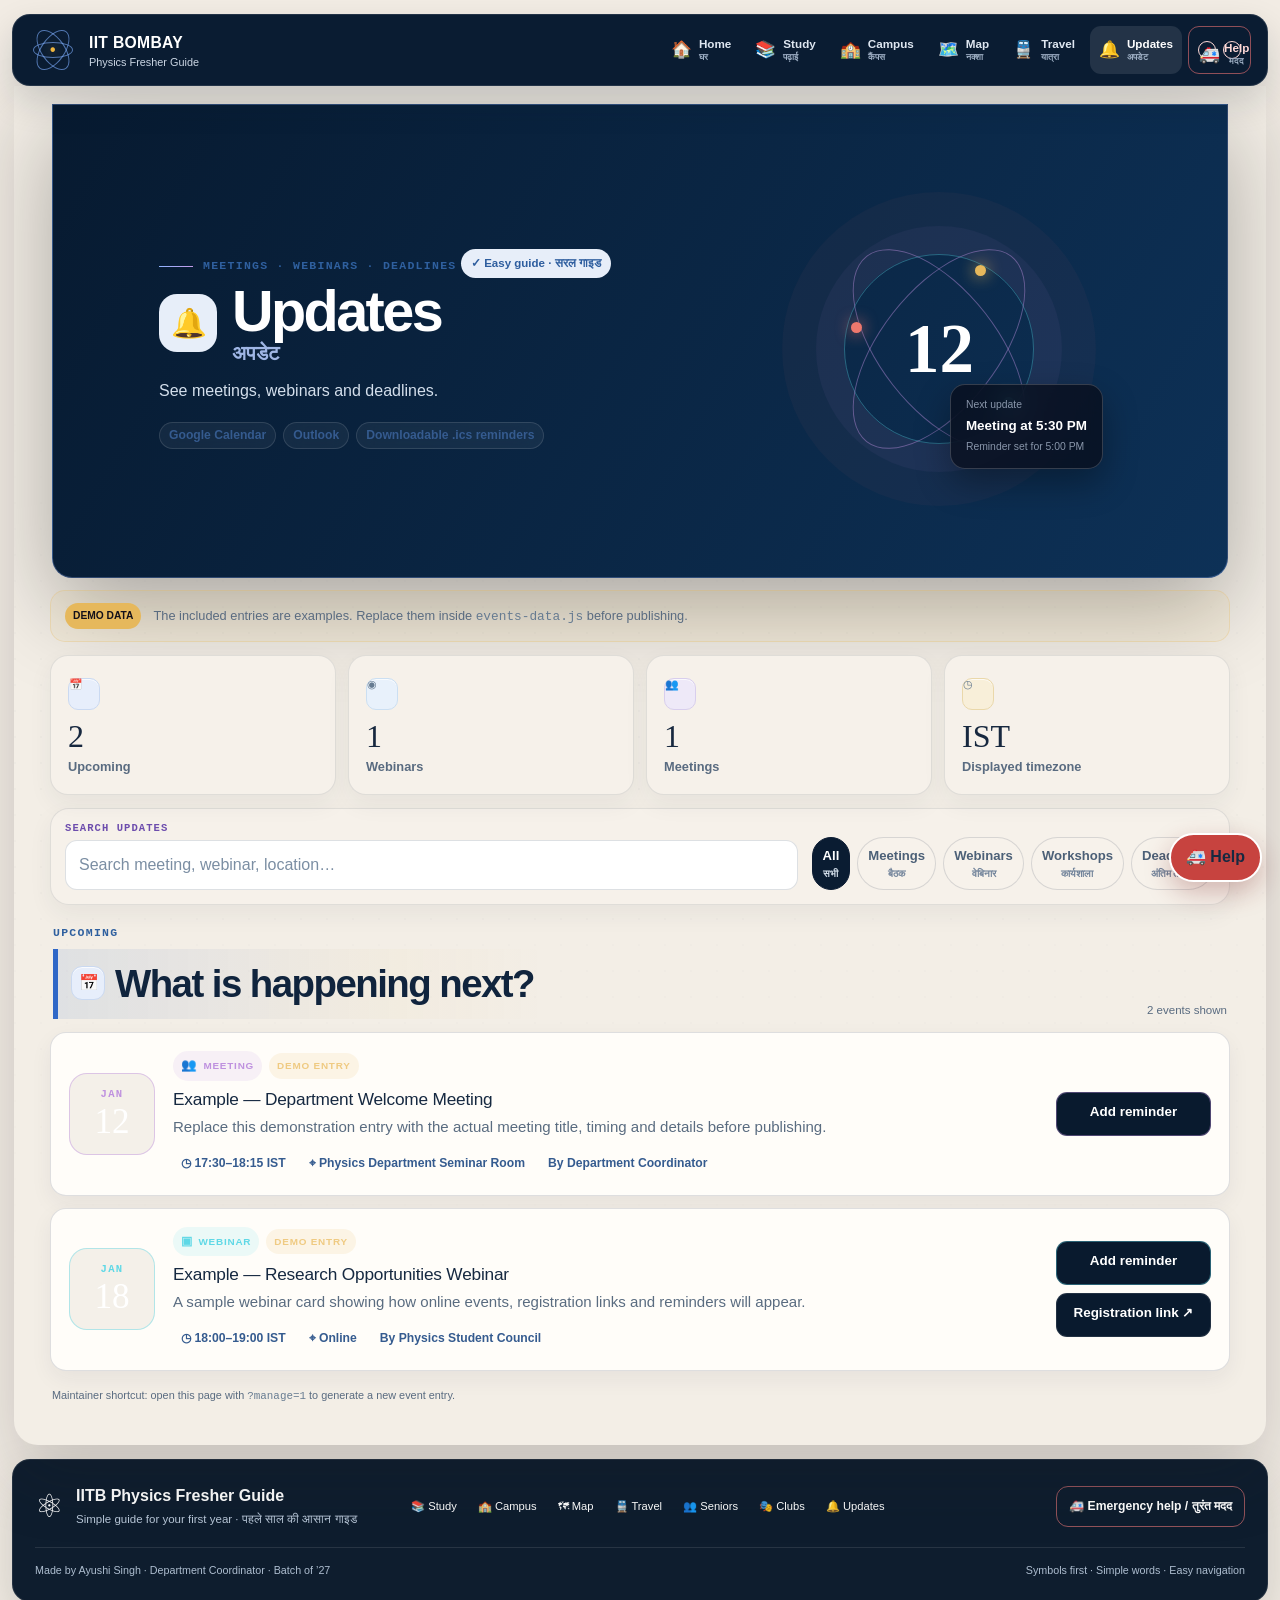
<file: events.html>
<!DOCTYPE html>

<html lang="en">
<head>
<meta charset="utf-8"/>
<meta content="width=device-width,initial-scale=1" name="viewport"/>
<meta content="Meetings, webinars, deadlines and student updates for IIT Bombay MSc Physics freshers." name="description"/>
<meta content="#291c3b" name="theme-color"/>
<title>Events &amp; Updates — IITB Physics Fresher Guide</title>
<link href="./styles.css" rel="stylesheet"/>
<link href="./simple.css" rel="stylesheet"/></head>
<body class="subpage dashboard-subpage minimal-ui guide-page page-events physics-dashboard-page simple-site">
<a class="skip-link" href="#main">Skip to updates</a>
<nav aria-label="Main navigation" class="site-nav simple-nav"><a class="site-brand simple-brand" href="./index.html"><span aria-hidden="true" class="brand-atom"><i></i><b></b><em></em><strong>•</strong></span><span><strong>IIT BOMBAY</strong><small>Physics Fresher Guide</small></span></a><button aria-expanded="false" aria-label="Open menu" class="menu-toggle" type="button"><span></span><span></span><span></span></button><div class="nav-menu simple-nav-menu"><a href="./index.html"><span aria-hidden="true" class="simple-nav-icon">🏠</span><span class="simple-nav-copy"><b>Home</b><small>घर</small></span></a><a href="./academics.html"><span aria-hidden="true" class="simple-nav-icon">📚</span><span class="simple-nav-copy"><b>Study</b><small>पढ़ाई</small></span></a><a href="./campus-life.html"><span aria-hidden="true" class="simple-nav-icon">🏫</span><span class="simple-nav-copy"><b>Campus</b><small>कैंपस</small></span></a><a href="./campus-map.html"><span aria-hidden="true" class="simple-nav-icon">🗺️</span><span class="simple-nav-copy"><b>Map</b><small>नक्शा</small></span></a><a href="./transport.html"><span aria-hidden="true" class="simple-nav-icon">🚆</span><span class="simple-nav-copy"><b>Travel</b><small>यात्रा</small></span></a><a aria-current="page" class="active" href="./events.html"><span aria-hidden="true" class="simple-nav-icon">🔔</span><span class="simple-nav-copy"><b>Updates</b><small>अपडेट</small></span></a><a class="nav-emergency" href="./emergency.html"><span aria-hidden="true" class="simple-nav-icon">🚑</span><span class="simple-nav-copy"><b>Help</b><small>मदद</small></span></a></div></nav>
<main class="dashboard-subpage-main page-canvas dashboard-main" id="main">
<section class="page-hero events-page-hero"><div aria-hidden="true" class="hero-physics-mark"><span>ΔxΔp ≥ ħ/2</span><i></i><b>ψ</b></div>
<div class="subpage-card-topline">
<span class="card-index">LIVE</span>
<span class="card-symbol">⌁</span>
</div>
<div class="shell page-hero-grid">
<div class="reveal">
<p class="kicker">Meetings · Webinars · Deadlines</p>
<span class="simple-guide-badge">✓ Easy guide · सरल गाइड</span><h1 class="page-title"><span aria-hidden="true" class="simple-title-icon">🔔</span><span class="simple-title-copy"><span>Updates</span><small>अपडेट</small></span></h1>
<p class="lede">See meetings, webinars and deadlines.</p>
<div class="subpage-meta">
<span>Google Calendar</span>
<span>Outlook</span>
<span>Downloadable .ics reminders</span>
</div>
</div>
<div aria-hidden="true" class="events-hero-visual reveal">
<div class="event-orbit">
<span class="orbit-date">12</span>
<i class="orbit-one"></i>
<i class="orbit-two"></i>
<i class="orbit-three"></i>
</div>
<div class="hero-notice-card">
<span>Next update</span>
<strong>Meeting at 5:30 PM</strong>
<small>Reminder set for 5:00 PM</small>
</div>
</div>
</div>
</section>
<section class="section">
<div class="shell">
<div class="events-demo-banner" id="demo-banner">
<span>Demo data</span>
<p>The included entries are examples. Replace them inside <code>events-data.js</code> before publishing.</p>
</div>
<section aria-label="Event summary" class="events-summary">
<div><span aria-hidden="true" class="ui-stat-icon ui-blue">📅</span><strong id="upcoming-count">2</strong><span>Upcoming</span></div>
<div><span aria-hidden="true" class="ui-stat-icon ui-sky">◉</span><strong id="webinar-count">1</strong><span>Webinars</span></div>
<div><span aria-hidden="true" class="ui-stat-icon ui-violet">👥</span><strong id="meeting-count">1</strong><span>Meetings</span></div>
<div><span aria-hidden="true" class="ui-stat-icon ui-gold">◷</span><strong>IST</strong><span>Displayed timezone</span></div>
</section>
<section aria-label="Search and filter events" class="events-controls">
<label class="events-search">
<span>Search updates</span>
<input autocomplete="off" id="event-search" placeholder="Search meeting, webinar, location…" type="search"/>
</label>
<div aria-label="Filter event category" class="event-filter-row" role="group">
<button class="event-filter active" data-event-filter="all" type="button">All<small>सभी</small></button>
<button class="event-filter" data-event-filter="meeting" type="button">Meetings<small>बैठक</small></button>
<button class="event-filter" data-event-filter="webinar" type="button">Webinars<small>वेबिनार</small></button>
<button class="event-filter" data-event-filter="workshop" type="button">Workshops<small>कार्यशाला</small></button>
<button class="event-filter" data-event-filter="deadline" type="button">Deadlines<small>अंतिम तारीख</small></button>
</div>
</section>
<section class="events-section-head">
<div>
<p class="eyebrow">Upcoming</p>
<h2 class="ui-heading"><span aria-hidden="true" class="ui-symbol ui-blue">📅</span>What is happening next?</h2>
</div>
<p aria-live="polite" id="event-result-count">2 events shown</p>
</section>
<div class="events-list" id="events-list">
<article class="event-card" data-event-category="meeting">
<div class="event-date-tile"><span>JAN</span><strong>12</strong></div>
<div class="event-card-main">
<div class="event-card-topline"><span aria-hidden="true" class="ui-event-symbol ui-violet">👥</span>
<span class="event-category"><i aria-hidden="true">👥</i>Meeting</span>
<span class="event-draft-badge">Demo entry</span>
</div>
<h3>Example — Department Welcome Meeting</h3>
<p>Replace this demonstration entry with the actual meeting title, timing and details before publishing.</p>
<div class="event-meta">
<span>◷ 17:30–18:15 IST</span>
<span>⌖ Physics Department Seminar Room</span>
<span>By Department Coordinator</span>
</div>
</div>
<div class="event-card-actions">
<details class="reminder-menu">
<summary>Add reminder</summary>
<div class="reminder-options">
<button disabled="" type="button">Google Calendar</button>
<button disabled="" type="button">Outlook</button>
<button disabled="" type="button">Download .ics</button>
</div>
</details>
</div>
</article>
<article class="event-card" data-event-category="webinar">
<div class="event-date-tile"><span>JAN</span><strong>18</strong></div>
<div class="event-card-main">
<div class="event-card-topline"><span aria-hidden="true" class="ui-event-symbol ui-sky">◉</span>
<span class="event-category"><i aria-hidden="true">▣</i>Webinar</span>
<span class="event-draft-badge">Demo entry</span>
</div>
<h3>Example — Research Opportunities Webinar</h3>
<p>A sample webinar card showing how online events, registration links and reminders will appear.</p>
<div class="event-meta">
<span>◷ 18:00–19:00 IST</span>
<span>⌖ Online</span>
<span>By Physics Student Council</span>
</div>
</div>
<div class="event-card-actions">
<details class="reminder-menu">
<summary>Add reminder</summary>
<div class="reminder-options">
<button disabled="" type="button">Google Calendar</button>
<button disabled="" type="button">Outlook</button>
<button disabled="" type="button">Download .ics</button>
</div>
</details>
<a aria-label="Registration link ↗ (opens in a new tab)" class="event-secondary-action" href="https://example.com/replace-this-link" rel="noopener noreferrer" target="_blank">Registration link ↗</a>
</div>
</article>
</div>
<section class="past-events-section" hidden="" id="past-events-section">
<details>
<summary>View previous updates <span id="past-count"></span></summary>
<div class="events-list compact" id="past-events-list"></div>
</details>
</section>
<section class="event-manager panel" hidden="" id="event-manager">
<div class="event-manager-intro">
<p class="eyebrow">Maintainer helper</p>
<h2 class="ui-heading"><span aria-hidden="true" class="ui-symbol ui-violet">✎</span>Generate an event entry</h2>
<p>This form creates a ready-to-paste event object. It does not publish automatically because the website is hosted as a static GitHub Pages site.</p>
</div>
<form class="event-builder-grid" id="event-builder-form">
<label>Title<input name="title" placeholder="Department meeting" required=""/></label>
<label>Category
            <select name="category">
<option>Meeting</option><option>Webinar</option><option>Workshop</option>
<option>Deadline</option><option>Orientation</option><option>Social</option>
</select>
</label>
<label>Date<input name="date" required="" type="date"/></label>
<label>Start time<input name="start" required="" type="time"/></label>
<label>End time<input name="end" required="" type="time"/></label>
<label>Location / platform<input name="location" placeholder="Seminar room or Zoom"/></label>
<label class="builder-wide">Description<textarea name="description" rows="3"></textarea></label>
<label>Organizer<input name="organizer" placeholder="Department Coordinator"/></label>
<label>Registration URL<input name="registrationUrl" placeholder="https://…" type="url"/></label>
<button class="btn btn-primary builder-wide" type="submit">Generate event code</button>
</form>
<div class="event-code-output" hidden="" id="event-code-output">
<div><strong>Copy this object into events-data.js</strong><button id="copy-event-code" type="button">Copy</button></div>
<pre><code id="event-code"></code></pre>
</div>
</section>
<p class="events-admin-note">Maintainer shortcut: open this page with <code>?manage=1</code> to generate a new event entry.</p>
</div>
</section>
</main>
<footer class="site-footer simple-footer"><div class="simple-footer-top"><div class="simple-footer-brand"><span aria-hidden="true">⚛</span><div><strong>IITB Physics Fresher Guide</strong><p>Simple guide for your first year · पहले साल की आसान गाइड</p></div></div><div class="simple-footer-links"><a href="./academics.html">📚 Study</a><a href="./campus-life.html">🏫 Campus</a><a href="./campus-map.html">🗺 Map</a><a href="./transport.html">🚆 Travel</a><a href="./seniors.html">👥 Seniors</a><a href="./clubs.html">🎭 Clubs</a><a href="./events.html">🔔 Updates</a></div><a class="simple-footer-help" href="./emergency.html">🚑 Emergency help / तुरंत मदद</a></div><div class="simple-footer-bottom"><span>Made by Ayushi Singh · Department Coordinator · Batch of ’27</span><span>Symbols first · Simple words · Easy navigation</span></div></footer>
<a aria-label="Emergency help" class="simple-help-button" href="./emergency.html">🚑 Help</a><script src="./site.js"></script>
<script src="./events-data.js"></script>
<script>
const eventsData = Array.isArray(window.EVENTS_DATA) ? window.EVENTS_DATA : [];
const eventsList = document.querySelector('#events-list');
const pastList = document.querySelector('#past-events-list');
const pastSection = document.querySelector('#past-events-section');
const searchInput = document.querySelector('#event-search');
const filterButtons = [...document.querySelectorAll('.event-filter')];
const resultCount = document.querySelector('#event-result-count');
let activeEventFilter = 'all';

function eventDate(event, key = 'start') {
  const time = event[key] || event.start || '00:00';
  return new Date(`${event.date}T${time}:00+05:30`);
}

function dateParts(event) {
  const date = eventDate(event);
  return {
    month: date.toLocaleDateString('en-IN', { month: 'short', timeZone: 'Asia/Kolkata' }).toUpperCase(),
    day: date.toLocaleDateString('en-IN', { day: '2-digit', timeZone: 'Asia/Kolkata' }),
    full: date.toLocaleDateString('en-IN', { weekday: 'short', day: 'numeric', month: 'short', year: 'numeric', timeZone: 'Asia/Kolkata' })
  };
}

function safeText(value) {
  const node = document.createElement('div');
  node.textContent = value || '';
  return node.innerHTML;
}

function calendarDescription(event) {
  return [event.description, event.organizer ? `Organizer: ${event.organizer}` : '', event.registrationUrl ? `Registration: ${event.registrationUrl}` : '']
    .filter(Boolean).join('\n\n');
}

function compactUtc(date) {
  return date.toISOString().replace(/[-:]/g, '').replace(/\.\d{3}Z$/, 'Z');
}

function googleCalendarUrl(event) {
  const params = new URLSearchParams({
    action: 'TEMPLATE',
    text: event.title,
    dates: `${compactUtc(eventDate(event, 'start'))}/${compactUtc(eventDate(event, 'end'))}`,
    ctz: event.timezone || 'Asia/Kolkata',
    details: calendarDescription(event),
    location: event.location || ''
  });
  return `https://calendar.google.com/calendar/render?${params.toString()}`;
}

function outlookCalendarUrl(event) {
  const params = new URLSearchParams({
    subject: event.title,
    startdt: eventDate(event, 'start').toISOString(),
    enddt: eventDate(event, 'end').toISOString(),
    body: calendarDescription(event),
    location: event.location || '',
    path: '/calendar/action/compose',
    rru: 'addevent'
  });
  return `https://outlook.live.com/calendar/0/deeplink/compose?${params.toString()}`;
}

function downloadIcs(event) {
  const content = [
    'BEGIN:VCALENDAR',
    'VERSION:2.0',
    'PRODID:-//IITB Physics Fresher Guide//Events//EN',
    'BEGIN:VEVENT',
    `UID:${event.id}@iitbphysicsfreshie`,
    `DTSTAMP:${compactUtc(new Date())}`,
    `DTSTART:${compactUtc(eventDate(event, 'start'))}`,
    `DTEND:${compactUtc(eventDate(event, 'end'))}`,
    `SUMMARY:${String(event.title).replace(/,/g, '\\,')}`,
    `DESCRIPTION:${calendarDescription(event).replace(/\n/g, '\\n').replace(/,/g, '\\,')}`,
    `LOCATION:${String(event.location || '').replace(/,/g, '\\,')}`,
    'END:VEVENT',
    'END:VCALENDAR'
  ].join('\r\n');

  const blob = new Blob([content], { type: 'text/calendar;charset=utf-8' });
  const link = document.createElement('a');
  link.href = URL.createObjectURL(blob);
  link.download = `${event.id || 'event'}.ics`;
  document.body.appendChild(link);
  link.click();
  link.remove();
  URL.revokeObjectURL(link.href);
}

function countdown(event) {
  const diff = eventDate(event) - new Date();
  if (diff <= 0) return 'Starting soon';
  const days = Math.floor(diff / 86400000);
  const hours = Math.floor((diff % 86400000) / 3600000);
  if (days > 0) return `In ${days} day${days === 1 ? '' : 's'}`;
  if (hours > 0) return `In ${hours} hour${hours === 1 ? '' : 's'}`;
  return 'Starting soon';
}

const eventCategorySymbols = { meeting:'👥', webinar:'▣', workshop:'🛠', deadline:'⏳', orientation:'🧭', social:'🎉' };
function eventSymbol(event){ return eventCategorySymbols[String(event.category || '').toLowerCase()] || '🔔'; }

function createEventCard(event, compact = false) {
  const date = dateParts(event);
  const article = document.createElement('article');
  article.className = `event-card${compact ? ' event-card-compact' : ''}`;
  article.dataset.eventCategory = String(event.category || '').toLowerCase();

  const registration = event.registrationUrl
    ? `<a class="event-secondary-action" href="${safeText(event.registrationUrl)}" target="_blank" rel="noopener">Registration link ↗</a>`
    : '';

  article.innerHTML = `
    <div class="event-date-tile"><span>${date.month}</span><strong>${date.day}</strong></div>
    <div class="event-card-main">
      <div class="event-card-topline">
        <span class="event-category"><i aria-hidden="true">${eventSymbol(event)}</i>${safeText(event.category || 'Update')}</span>
        ${event.draft ? '<span class="event-draft-badge">Demo entry</span>' : `<span class="event-countdown">${countdown(event)}</span>`}
      </div>
      <h3>${safeText(event.title)}</h3>
      <p>${safeText(event.description)}</p>
      <div class="event-meta">
        <span>◷ ${safeText(event.start)}–${safeText(event.end)} IST</span>
        <span>⌖ ${safeText(event.location || event.mode || 'Details soon')}</span>
        ${event.organizer ? `<span>By ${safeText(event.organizer)}</span>` : ''}
      </div>
    </div>
    <div class="event-card-actions">
      <details class="reminder-menu">
        <summary>Add reminder</summary>
        <div class="reminder-options">
          <a href="${googleCalendarUrl(event)}" target="_blank" rel="noopener">Google Calendar</a>
          <a href="${outlookCalendarUrl(event)}" target="_blank" rel="noopener">Outlook Calendar</a>
          <button class="ics-button" type="button">Download .ics</button>
        </div>
      </details>
      ${registration}
    </div>`;

  article.querySelector('.ics-button').addEventListener('click', () => downloadIcs(event));
  return article;
}

function filteredEvents(items) {
  const query = searchInput.value.trim().toLowerCase();
  return items.filter(event => {
    const categoryMatch = activeEventFilter === 'all' || String(event.category).toLowerCase() === activeEventFilter;
    const searchText = `${event.title} ${event.category} ${event.location} ${event.description} ${event.organizer}`.toLowerCase();
    return categoryMatch && (!query || searchText.includes(query));
  });
}

function renderEvents() {
  const now = new Date();
  const upcoming = eventsData
    .filter(event => eventDate(event, 'end') >= now)
    .sort((a, b) => eventDate(a) - eventDate(b));
  const past = eventsData
    .filter(event => eventDate(event, 'end') < now)
    .sort((a, b) => eventDate(b) - eventDate(a));

  const visibleUpcoming = filteredEvents(upcoming);
  eventsList.replaceChildren();

  if (!visibleUpcoming.length) {
    const empty = document.createElement('div');
    empty.className = 'events-empty';
    empty.innerHTML = '<span>∅</span><h3>No matching upcoming events</h3><p>Try another filter, or add a new entry in events-data.js.</p>';
    eventsList.appendChild(empty);
  } else {
    visibleUpcoming.forEach(event => eventsList.appendChild(createEventCard(event)));
  }

  const visiblePast = filteredEvents(past);
  pastList.replaceChildren();
  visiblePast.forEach(event => pastList.appendChild(createEventCard(event, true)));
  pastSection.hidden = !visiblePast.length;
  document.querySelector('#past-count').textContent = visiblePast.length ? `(${visiblePast.length})` : '';

  resultCount.textContent = `${visibleUpcoming.length} event${visibleUpcoming.length === 1 ? '' : 's'} shown`;
  document.querySelector('#upcoming-count').textContent = upcoming.length;
  document.querySelector('#webinar-count').textContent = upcoming.filter(e => String(e.category).toLowerCase() === 'webinar').length;
  document.querySelector('#meeting-count').textContent = upcoming.filter(e => String(e.category).toLowerCase() === 'meeting').length;
  document.querySelector('#demo-banner').hidden = !eventsData.some(event => event.draft);
}

filterButtons.forEach(button => button.addEventListener('click', () => {
  activeEventFilter = button.dataset.eventFilter;
  filterButtons.forEach(item => item.classList.toggle('active', item === button));
  renderEvents();
}));
searchInput.addEventListener('input', renderEvents);

// Maintainer helper — available only with ?manage=1
const manager = document.querySelector('#event-manager');
if (new URLSearchParams(location.search).get('manage') === '1') manager.hidden = false;

const builderForm = document.querySelector('#event-builder-form');
const codeOutput = document.querySelector('#event-code-output');
const eventCode = document.querySelector('#event-code');

builderForm.addEventListener('submit', event => {
  event.preventDefault();
  const data = Object.fromEntries(new FormData(builderForm));
  const id = `${data.date || 'event'}-${String(data.title || 'update').toLowerCase().replace(/[^a-z0-9]+/g, '-').replace(/^-|-$/g, '')}`;
  const object = {
    id,
    title: data.title,
    category: data.category,
    date: data.date,
    start: data.start,
    end: data.end,
    timezone: 'Asia/Kolkata',
    location: data.location,
    mode: data.location && data.location.toLowerCase().includes('online') ? 'Online' : 'In person',
    description: data.description,
    organizer: data.organizer,
    registrationUrl: data.registrationUrl,
    featured: false,
    draft: false
  };
  eventCode.textContent = JSON.stringify(object, null, 2) + ',';
  codeOutput.hidden = false;
});

document.querySelector('#copy-event-code').addEventListener('click', async () => {
  await navigator.clipboard.writeText(eventCode.textContent);
  document.querySelector('#copy-event-code').textContent = 'Copied';
  setTimeout(() => document.querySelector('#copy-event-code').textContent = 'Copy', 1400);
});

renderEvents();
</script>
</body>
</html>
</file>
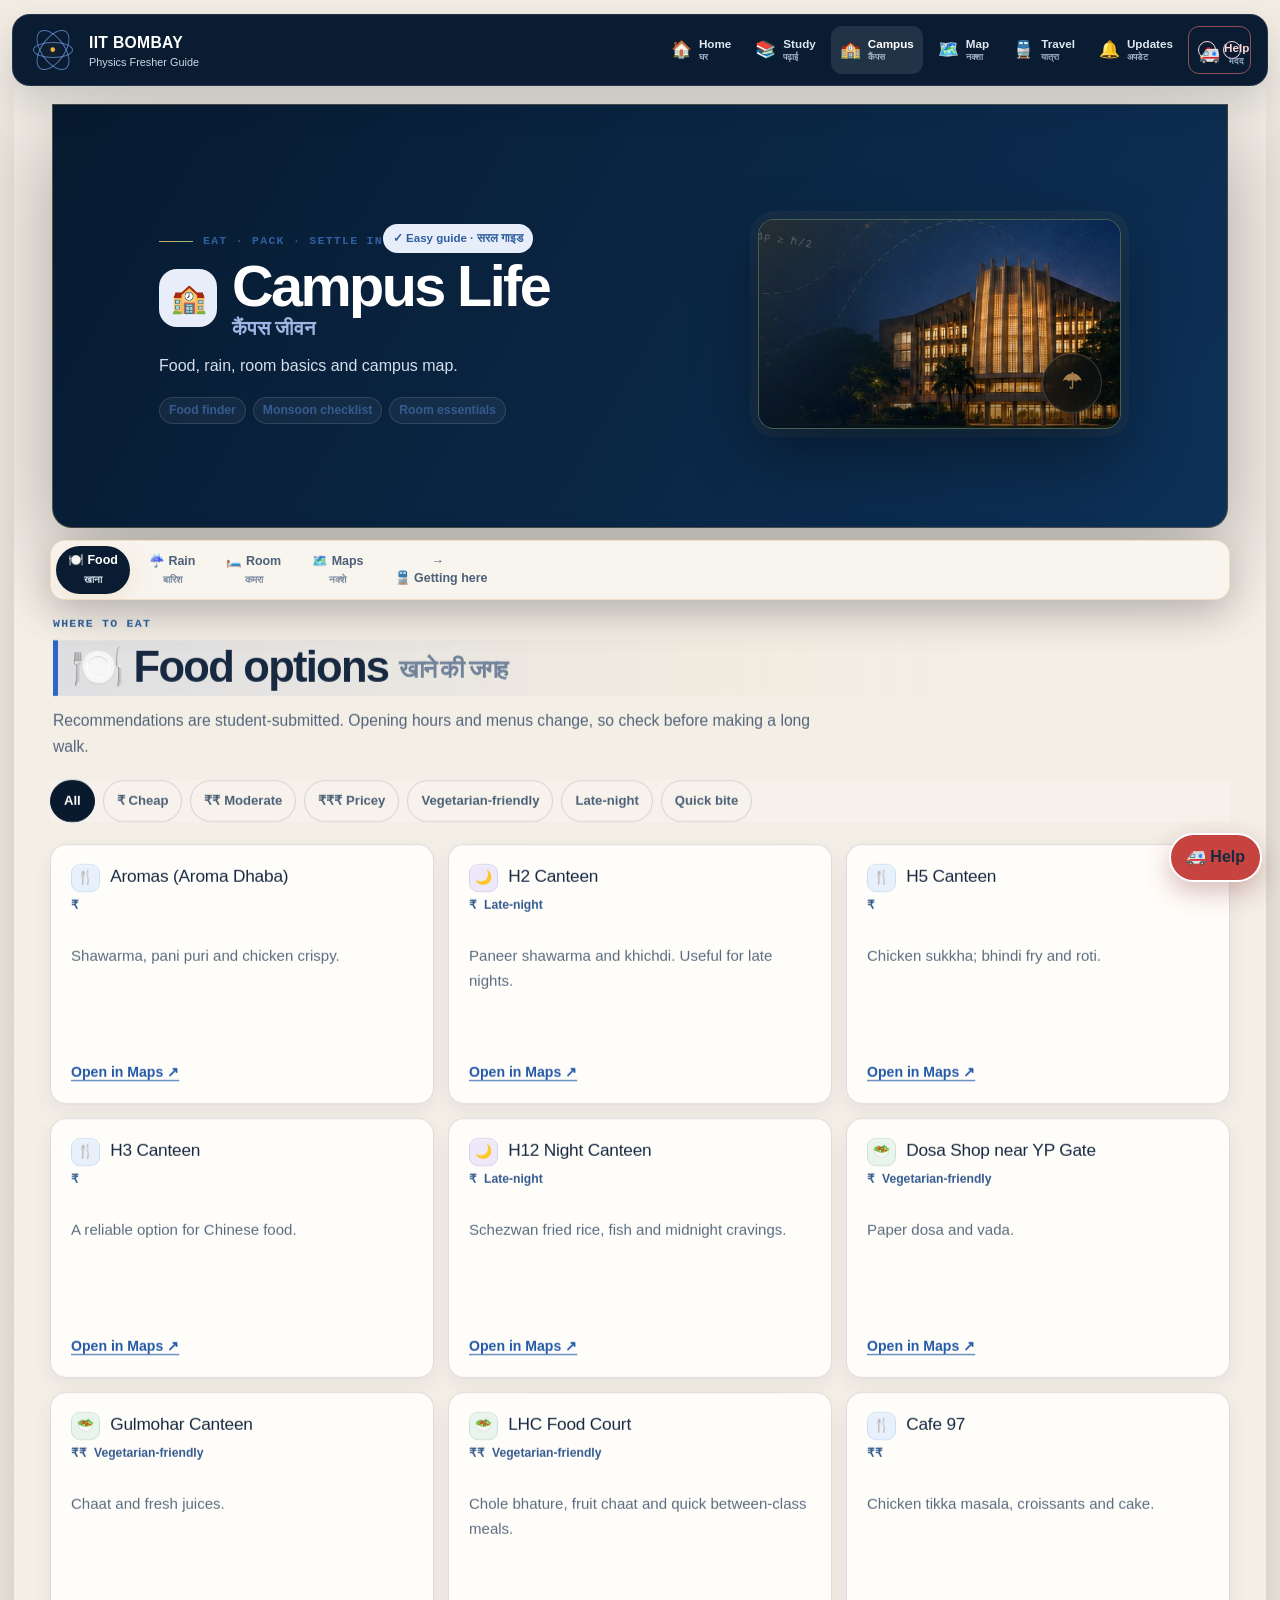
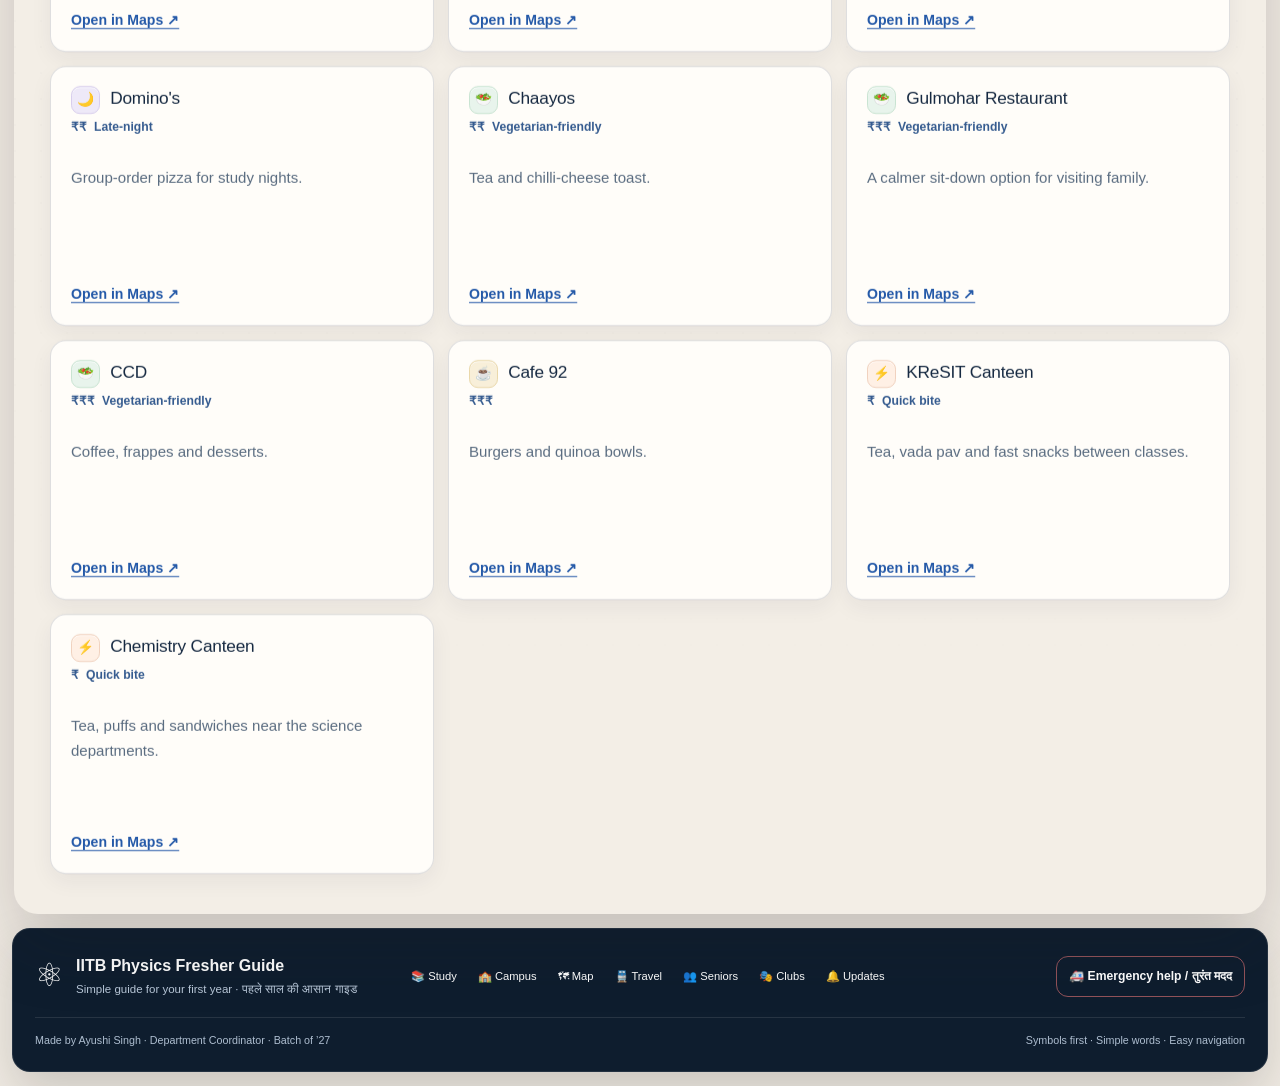
<file: food.html>
<!DOCTYPE html>
<html><head><meta charset="utf-8"/><meta content="width=device-width,initial-scale=1" name="viewport"/><meta content="0; url=./campus-life.html#food" http-equiv="refresh"/><title>Redirecting…</title><link href="./styles.css" rel="stylesheet"/><link href="./simple.css" rel="stylesheet"/></head><body class="minimal-ui simple-site"><main class="redirect-card"><p>Opening the updated guide…</p><a href="./campus-life.html#food">Continue →</a></main><a aria-label="Emergency help" class="simple-help-button" href="./emergency.html">🚑 Help</a></body></html>
</file>
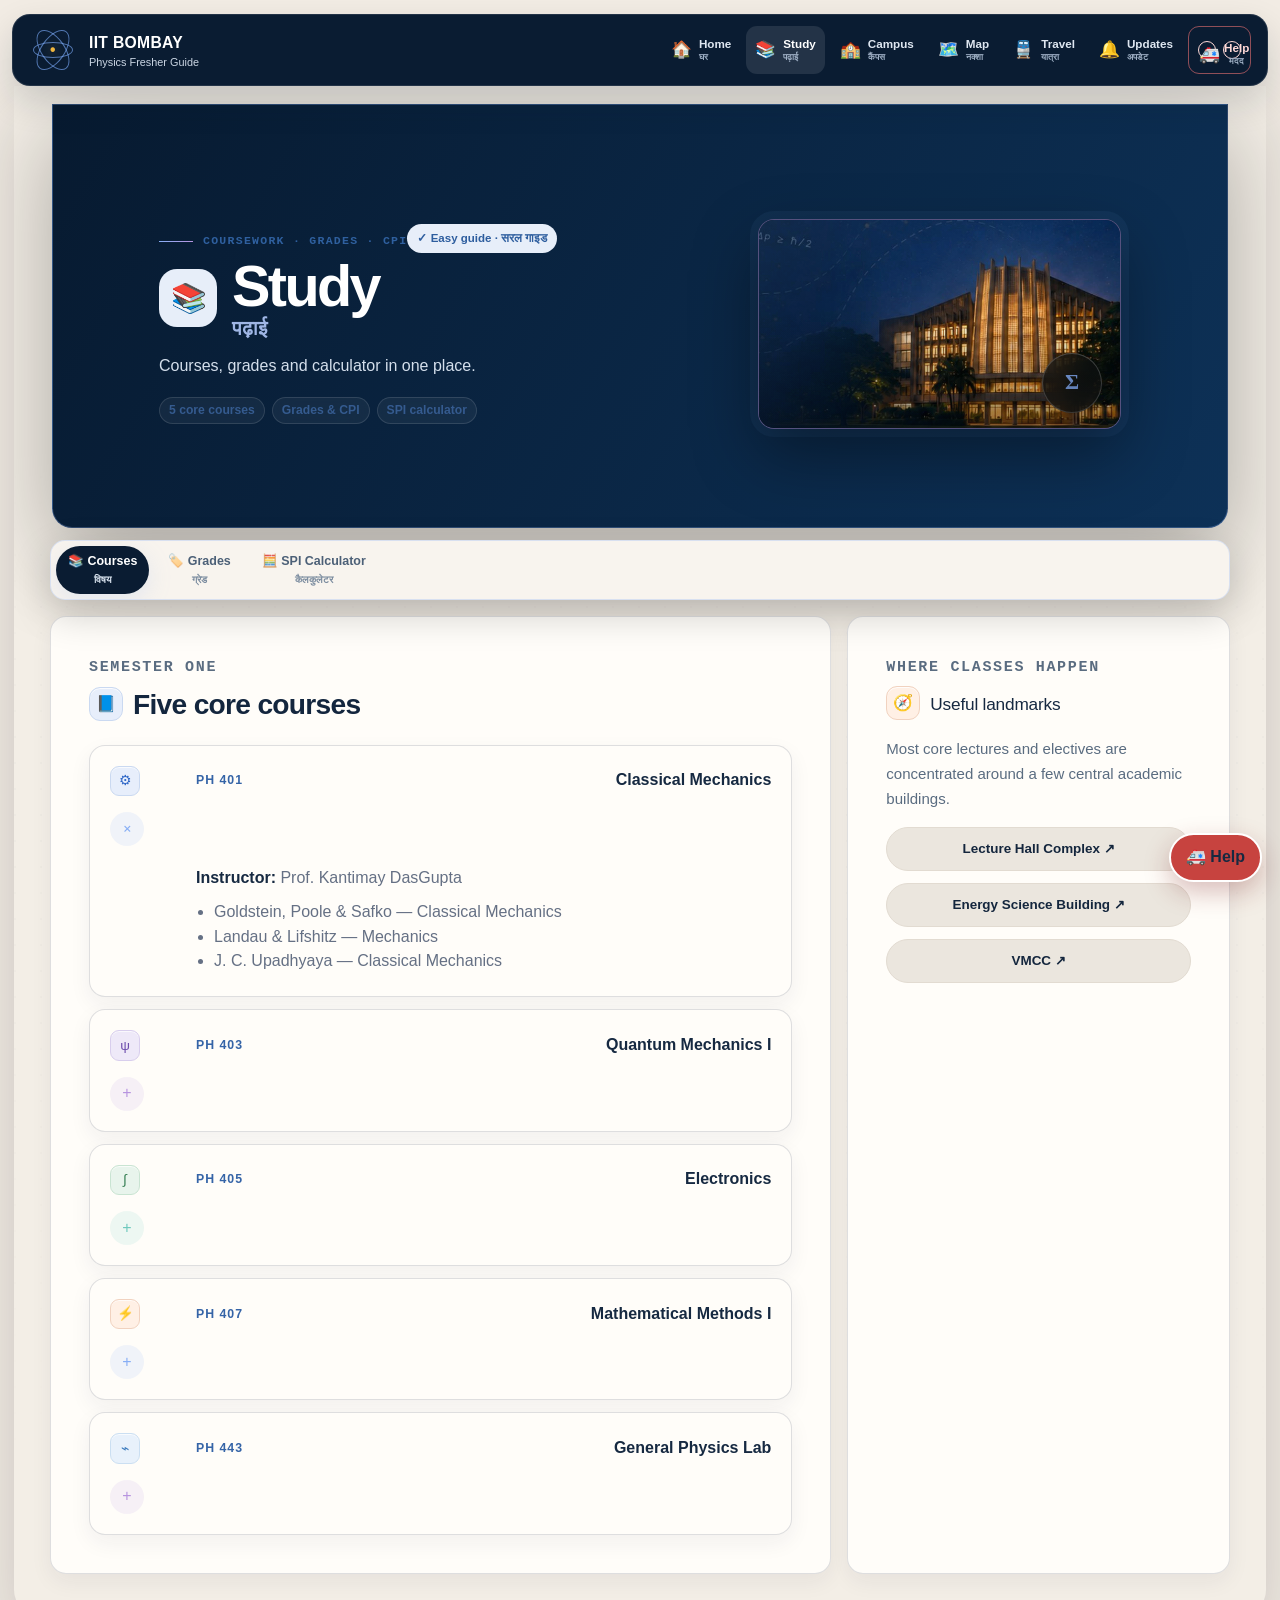
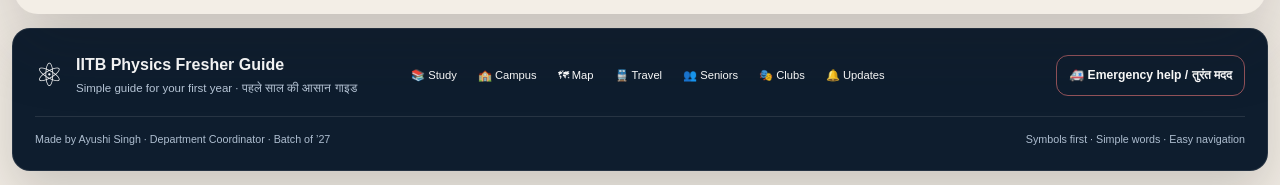
<file: grades.html>
<!DOCTYPE html>
<html><head><meta charset="utf-8"/><meta content="width=device-width,initial-scale=1" name="viewport"/><meta content="0; url=./academics.html#grading" http-equiv="refresh"/><title>Redirecting…</title><link href="./styles.css" rel="stylesheet"/><link href="./simple.css" rel="stylesheet"/></head><body class="minimal-ui simple-site"><main class="redirect-card"><p>Opening the updated guide…</p><a href="./academics.html#grading">Continue →</a></main><a aria-label="Emergency help" class="simple-help-button" href="./emergency.html">🚑 Help</a></body></html>
</file>
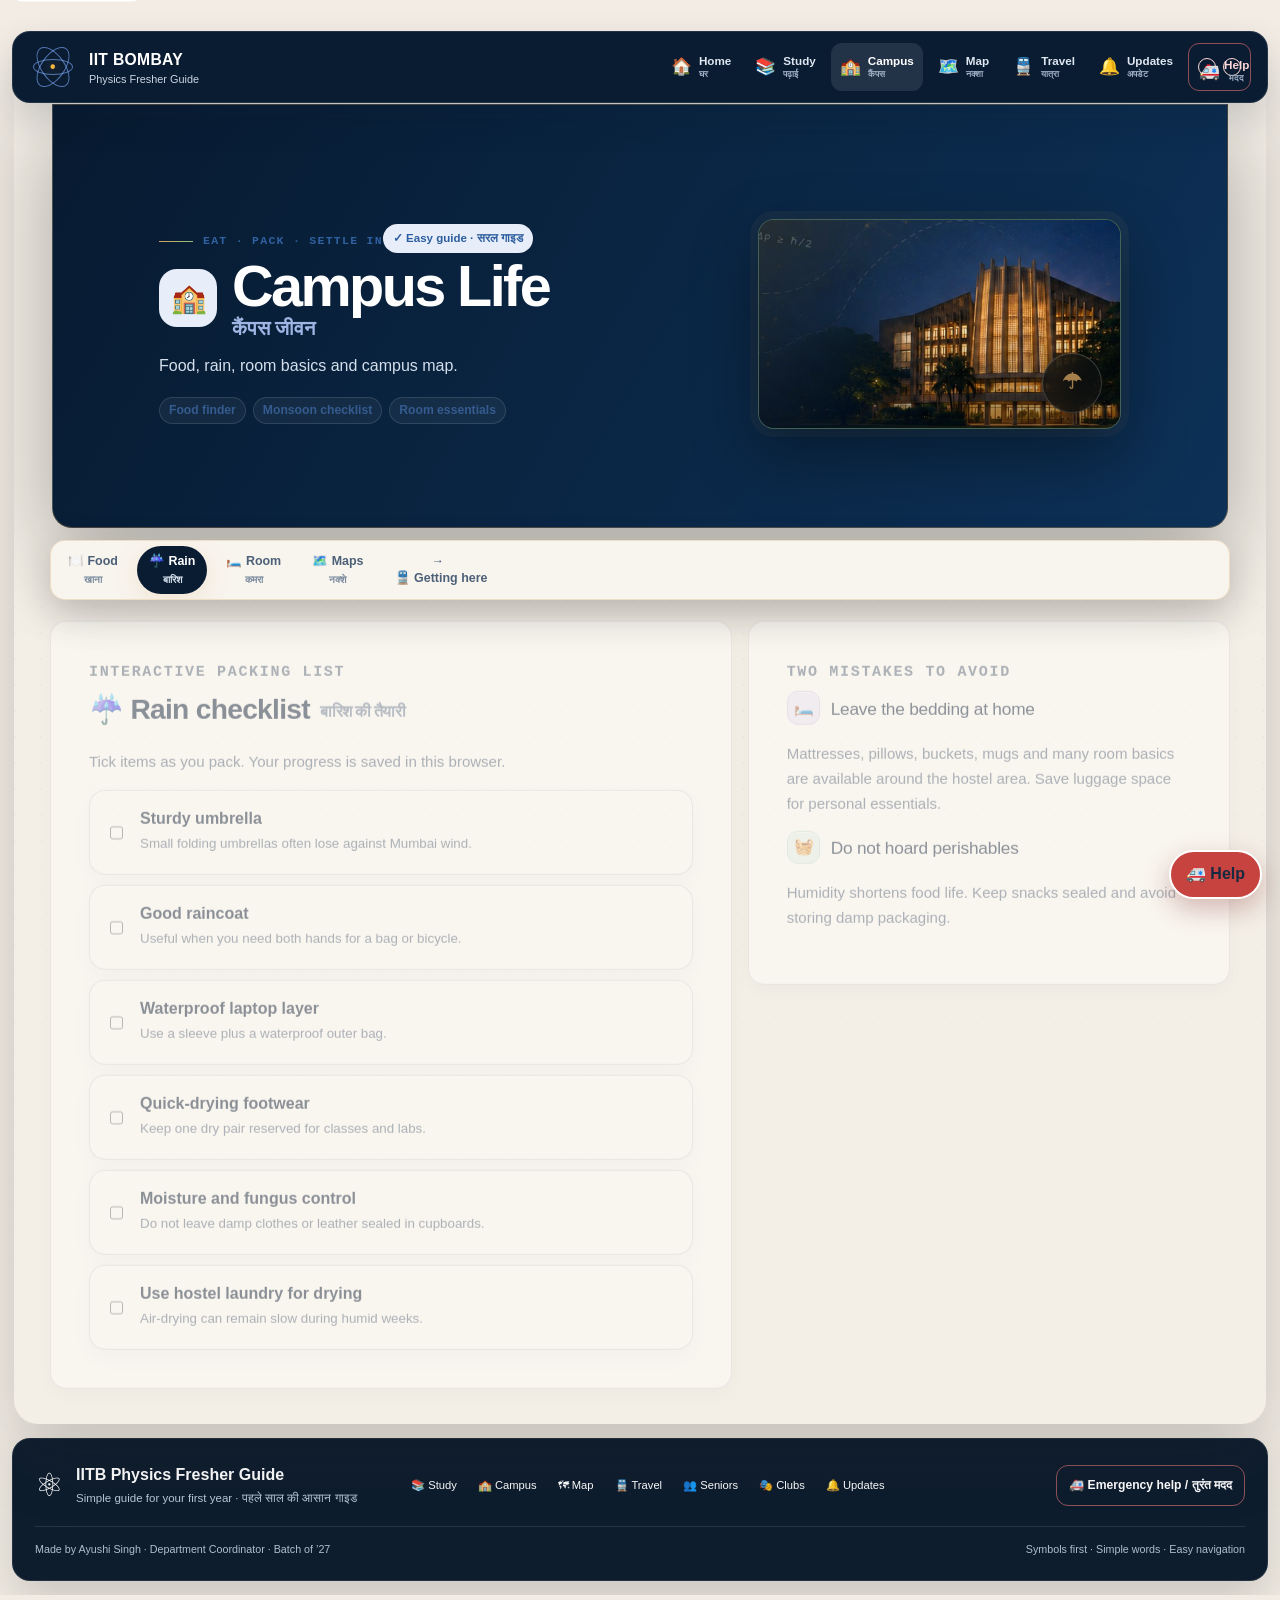
<file: monsoon.html>
<!DOCTYPE html>
<html><head><meta charset="utf-8"/><meta content="width=device-width,initial-scale=1" name="viewport"/><meta content="0; url=./campus-life.html#monsoon" http-equiv="refresh"/><title>Redirecting…</title><link href="./styles.css" rel="stylesheet"/><link href="./simple.css" rel="stylesheet"/></head><body class="minimal-ui simple-site"><main class="redirect-card"><p>Opening the updated guide…</p><a href="./campus-life.html#monsoon">Continue →</a></main><a aria-label="Emergency help" class="simple-help-button" href="./emergency.html">🚑 Help</a></body></html>
</file>
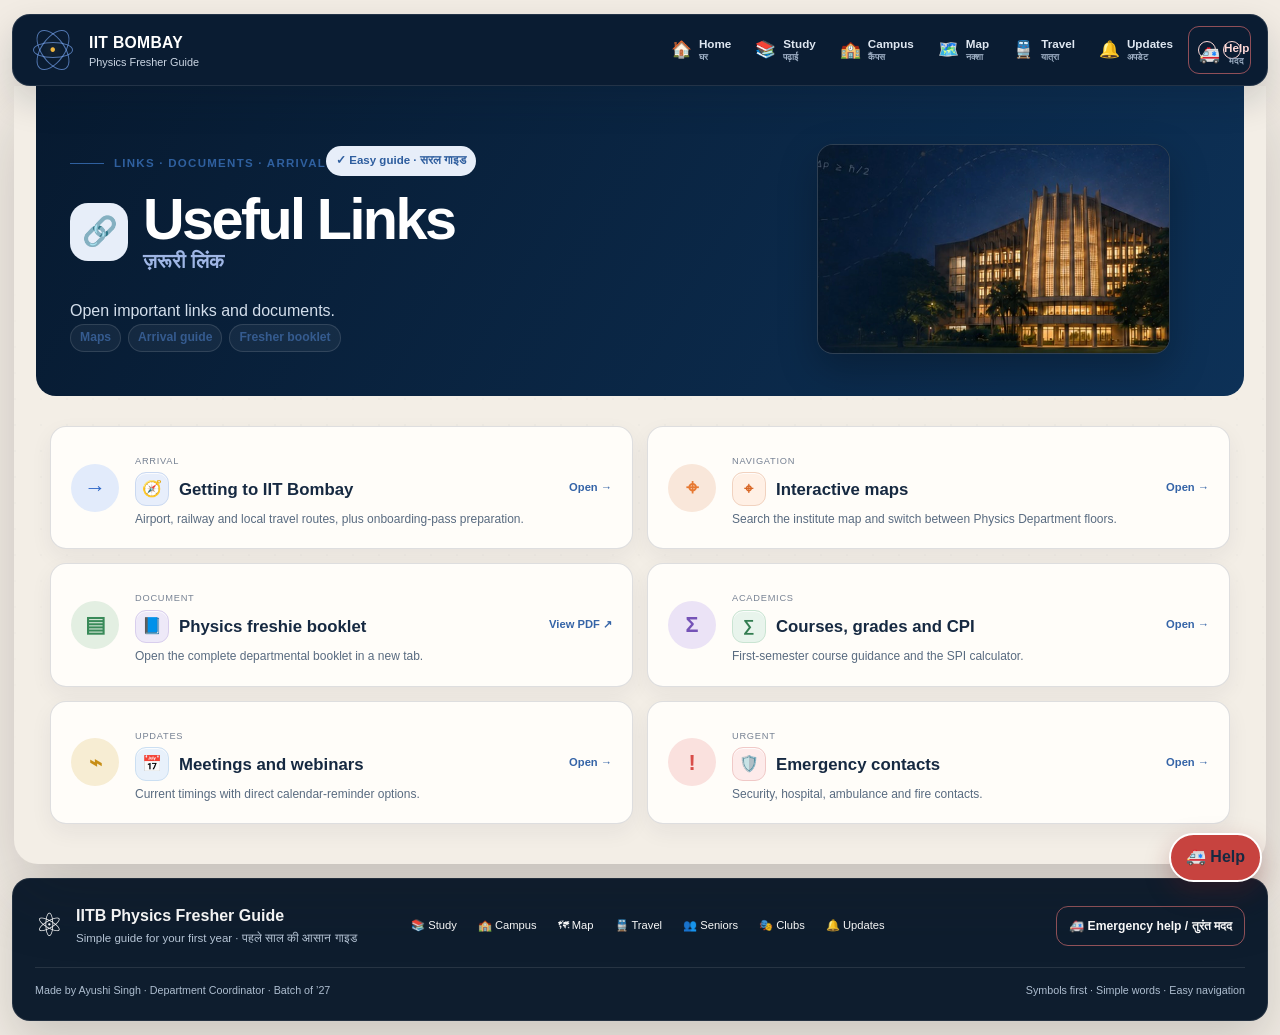
<file: resources.html>
<!DOCTYPE html>

<html lang="en"><head><meta charset="utf-8"/><meta content="width=device-width,initial-scale=1" name="viewport"/><meta content="Useful pages, maps, documents and arrival information for IIT Bombay MSc Physics freshers." name="description"/><meta content="#0d2038" name="theme-color"/><title>Resources — IITB Physics Fresher Guide</title><link href="./styles.css" rel="stylesheet"/><link href="./simple.css" rel="stylesheet"/></head><body class="minimal-ui subpage page-resources simple-site"><nav aria-label="Main navigation" class="site-nav simple-nav"><a class="site-brand simple-brand" href="./index.html"><span aria-hidden="true" class="brand-atom"><i></i><b></b><em></em><strong>•</strong></span><span><strong>IIT BOMBAY</strong><small>Physics Fresher Guide</small></span></a><button aria-expanded="false" aria-label="Open menu" class="menu-toggle" type="button"><span></span><span></span><span></span></button><div class="nav-menu simple-nav-menu"><a href="./index.html"><span aria-hidden="true" class="simple-nav-icon">🏠</span><span class="simple-nav-copy"><b>Home</b><small>घर</small></span></a><a href="./academics.html"><span aria-hidden="true" class="simple-nav-icon">📚</span><span class="simple-nav-copy"><b>Study</b><small>पढ़ाई</small></span></a><a href="./campus-life.html"><span aria-hidden="true" class="simple-nav-icon">🏫</span><span class="simple-nav-copy"><b>Campus</b><small>कैंपस</small></span></a><a href="./campus-map.html"><span aria-hidden="true" class="simple-nav-icon">🗺️</span><span class="simple-nav-copy"><b>Map</b><small>नक्शा</small></span></a><a href="./transport.html"><span aria-hidden="true" class="simple-nav-icon">🚆</span><span class="simple-nav-copy"><b>Travel</b><small>यात्रा</small></span></a><a href="./events.html"><span aria-hidden="true" class="simple-nav-icon">🔔</span><span class="simple-nav-copy"><b>Updates</b><small>अपडेट</small></span></a><a class="nav-emergency" href="./emergency.html"><span aria-hidden="true" class="simple-nav-icon">🚑</span><span class="simple-nav-copy"><b>Help</b><small>मदद</small></span></a></div></nav>
<main class="page-canvas">
<section class="page-hero compact-hero"><div aria-hidden="true" class="hero-physics-mark"><span>information → lower uncertainty</span><i></i><b>▤</b></div><div class="shell page-hero-grid"><div><p class="kicker">Links · Documents · Arrival</p><span class="simple-guide-badge">✓ Easy guide · सरल गाइड</span><h1 class="page-title"><span aria-hidden="true" class="simple-title-icon">🔗</span><span class="simple-title-copy"><span>Useful Links</span><small>ज़रूरी लिंक</small></span></h1><p class="lede">Open important links and documents.</p><div class="subpage-meta"><span>Maps</span><span>Arrival guide</span><span>Fresher booklet</span></div></div><figure class="page-visual"><img alt="IIT Bombay campus at night" src="./assets/iitb-hero-campus.webp"/></figure></div></section>
<section class="section"><div class="shell"><div class="resource-grid">
<a class="resource-card" href="./transport.html"><span class="resource-icon blue">→</span><div><small>Arrival</small><h2 class="ui-heading"><span aria-hidden="true" class="ui-symbol ui-blue">🧭</span>Getting to IIT Bombay</h2><p>Airport, railway and local travel routes, plus onboarding-pass preparation.</p></div><b>Open →</b></a>
<a class="resource-card" href="./campus-map.html"><span class="resource-icon orange">⌖</span><div><small>Navigation</small><h2 class="ui-heading"><span aria-hidden="true" class="ui-symbol ui-orange">⌖</span>Interactive maps</h2><p>Search the institute map and switch between Physics Department floors.</p></div><b>Open →</b></a>
<a aria-label="▤ Document 📘 Physics freshie booklet Open the complete departmental booklet in a new tab. View PDF ↗ (opens in a new tab)" class="resource-card" href="./assets/freshiebooklet2025.pdf" target="_blank"><span class="resource-icon green">▤</span><div><small>Document</small><h2 class="ui-heading"><span aria-hidden="true" class="ui-symbol ui-violet">📘</span>Physics freshie booklet</h2><p>Open the complete departmental booklet in a new tab.</p></div><b>View PDF ↗</b></a>
<a class="resource-card" href="./academics.html"><span class="resource-icon violet">Σ</span><div><small>Academics</small><h2 class="ui-heading"><span aria-hidden="true" class="ui-symbol ui-green">∑</span>Courses, grades and CPI</h2><p>First-semester course guidance and the SPI calculator.</p></div><b>Open →</b></a>
<a class="resource-card" href="./events.html"><span class="resource-icon gold">⌁</span><div><small>Updates</small><h2 class="ui-heading"><span aria-hidden="true" class="ui-symbol ui-sky">📅</span>Meetings and webinars</h2><p>Current timings with direct calendar-reminder options.</p></div><b>Open →</b></a>
<a class="resource-card" href="./emergency.html"><span class="resource-icon red">!</span><div><small>Urgent</small><h2 class="ui-heading"><span aria-hidden="true" class="ui-symbol ui-red">🛡</span>Emergency contacts</h2><p>Security, hospital, ambulance and fire contacts.</p></div><b>Open →</b></a>
</div></div></section></main><footer class="site-footer simple-footer"><div class="simple-footer-top"><div class="simple-footer-brand"><span aria-hidden="true">⚛</span><div><strong>IITB Physics Fresher Guide</strong><p>Simple guide for your first year · पहले साल की आसान गाइड</p></div></div><div class="simple-footer-links"><a href="./academics.html">📚 Study</a><a href="./campus-life.html">🏫 Campus</a><a href="./campus-map.html">🗺 Map</a><a href="./transport.html">🚆 Travel</a><a href="./seniors.html">👥 Seniors</a><a href="./clubs.html">🎭 Clubs</a><a href="./events.html">🔔 Updates</a></div><a class="simple-footer-help" href="./emergency.html">🚑 Emergency help / तुरंत मदद</a></div><div class="simple-footer-bottom"><span>Made by Ayushi Singh · Department Coordinator · Batch of ’27</span><span>Symbols first · Simple words · Easy navigation</span></div></footer><a aria-label="Emergency help" class="simple-help-button" href="./emergency.html">🚑 Help</a><script src="./site.js"></script></body></html>
</file>
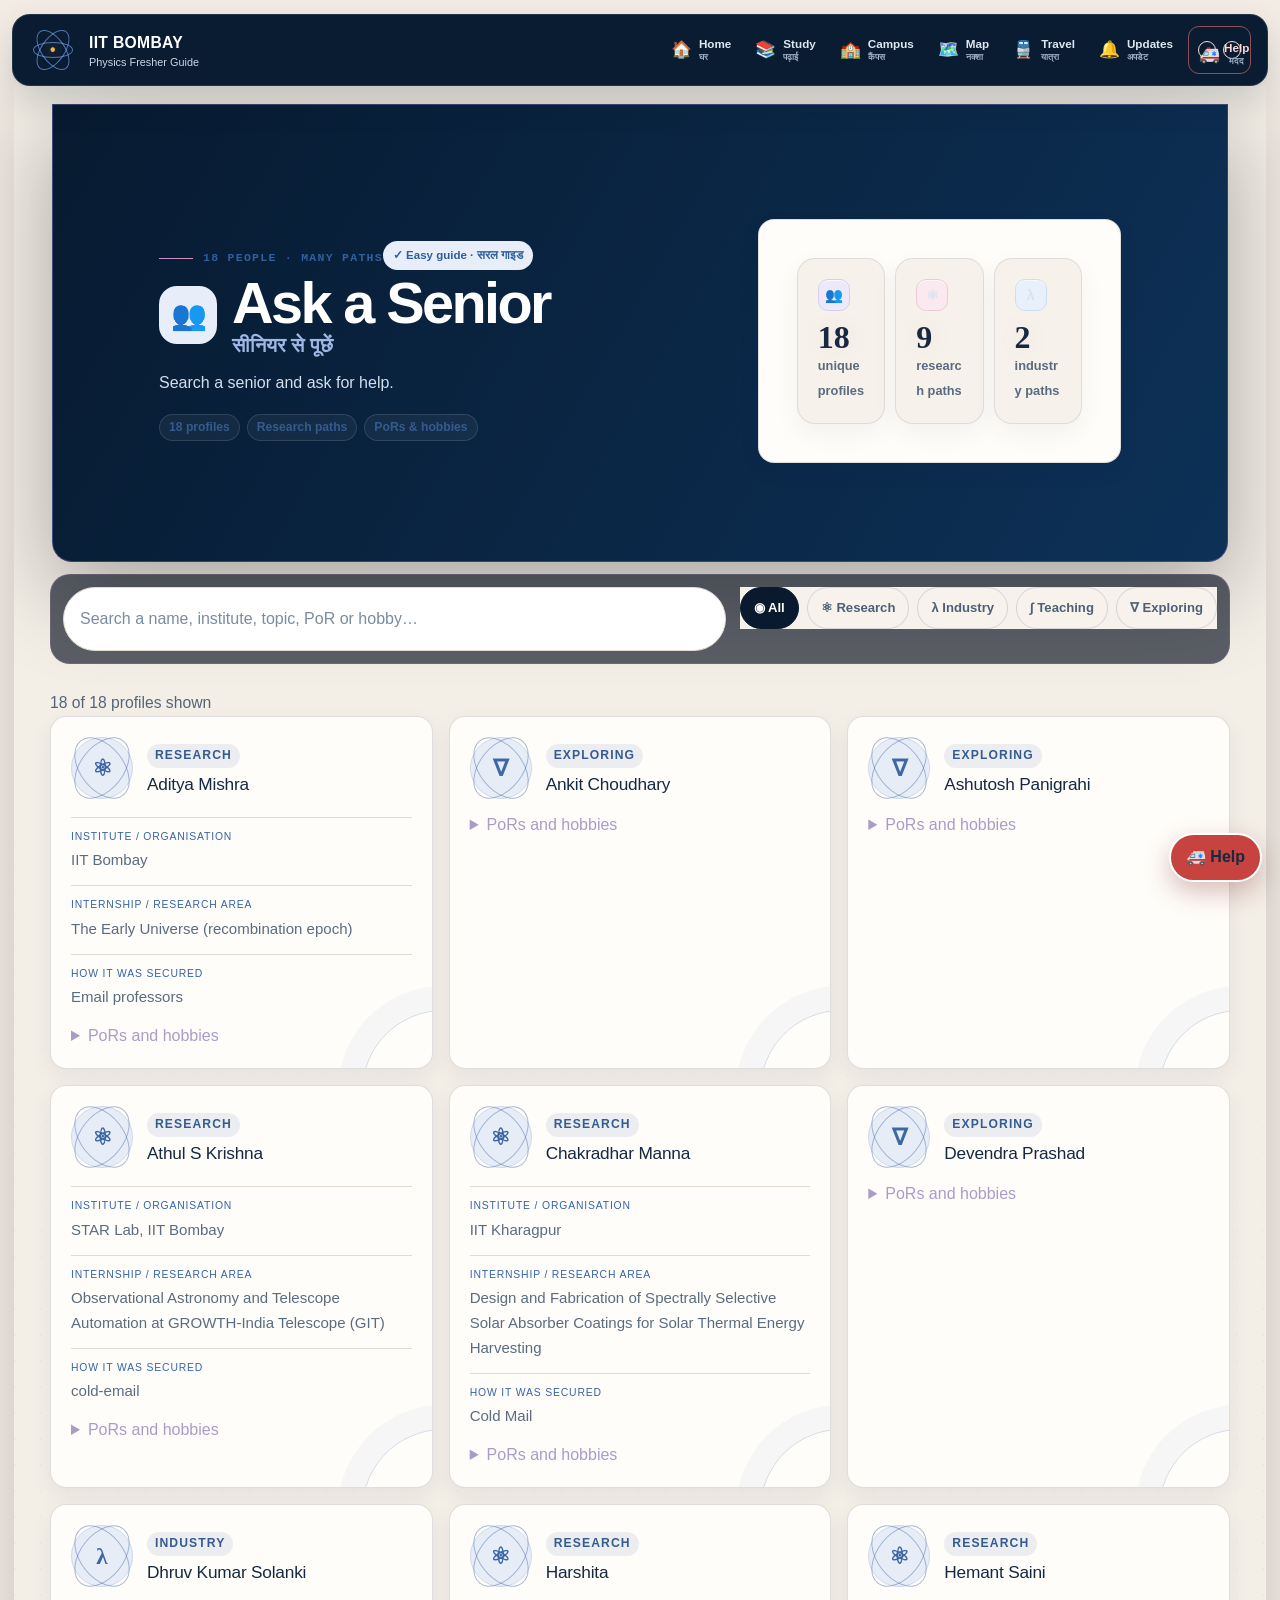
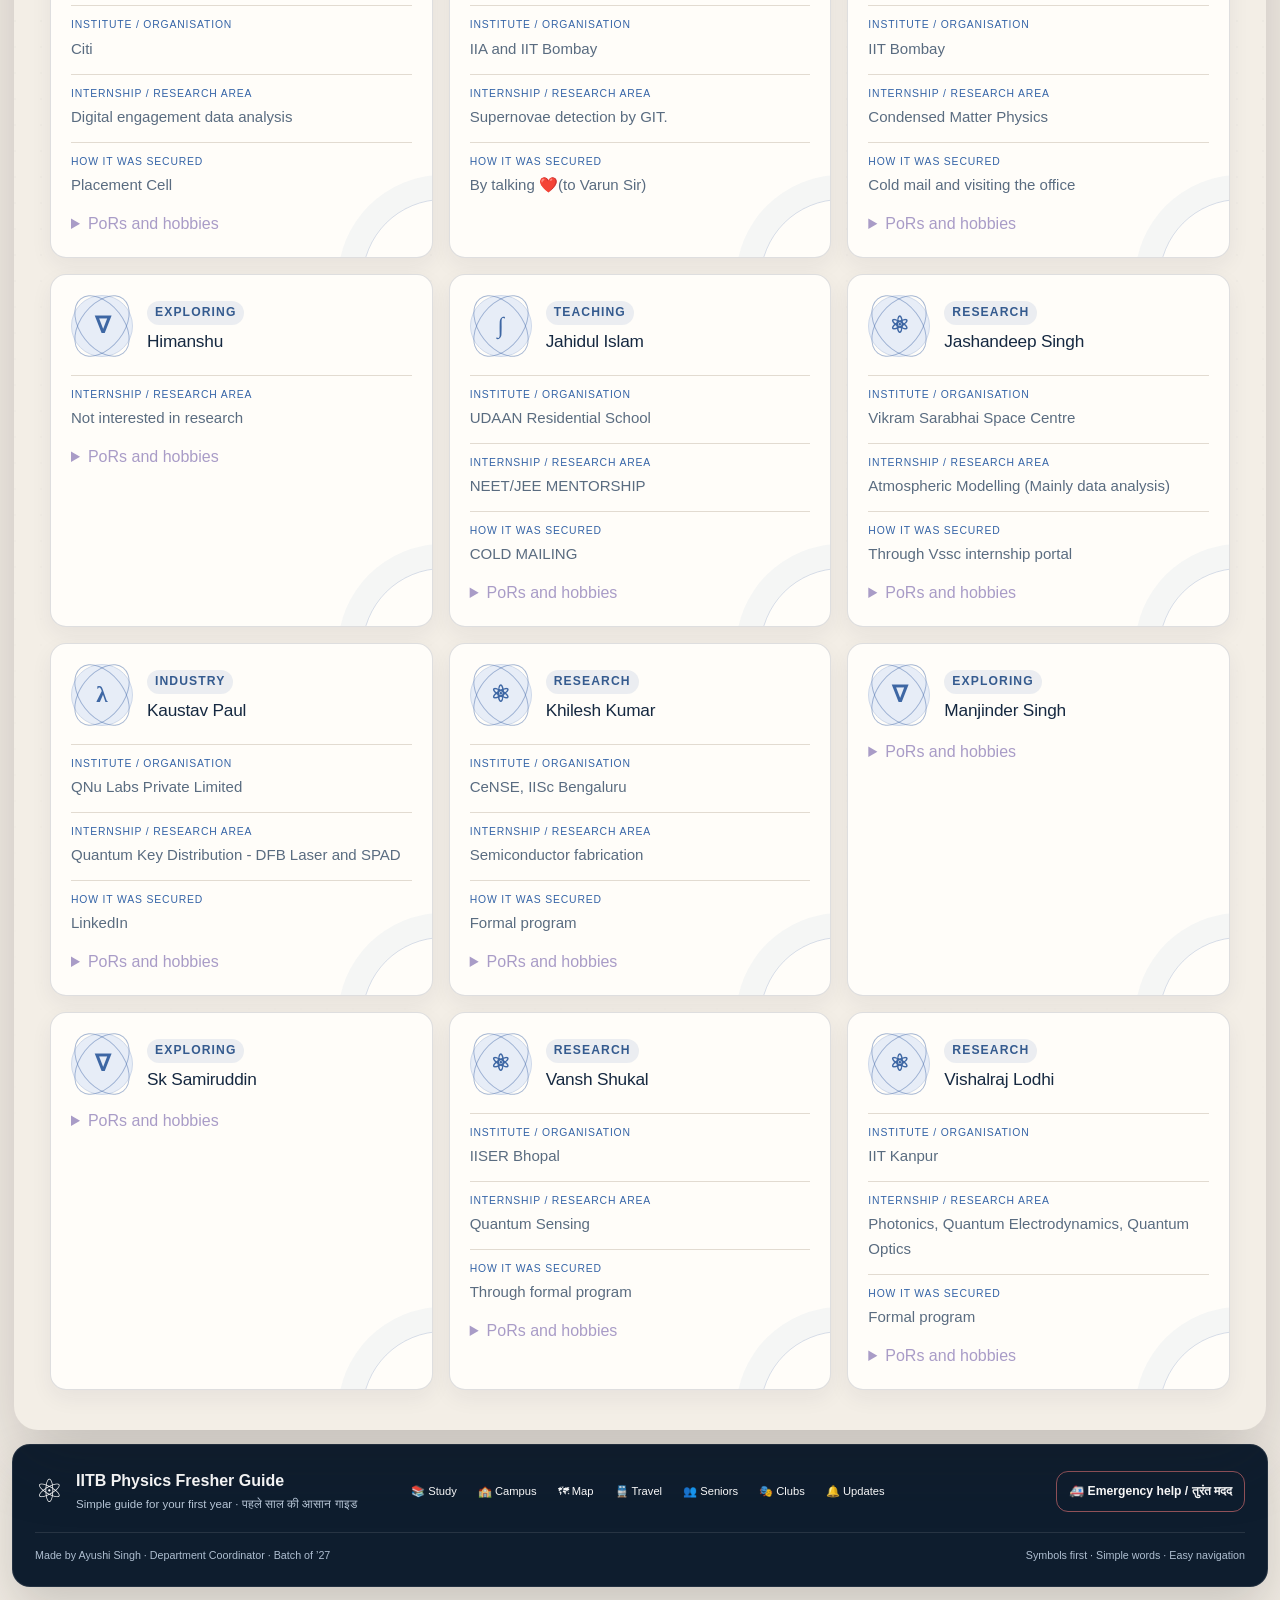
<file: seniors.html>
<!DOCTYPE html>

<html lang="en"><head><meta charset="utf-8"/><meta content="width=device-width,initial-scale=1" name="viewport"/><meta content="Meet IIT Bombay MSc Physics seniors and explore their internships, research areas, PoRs and hobbies." name="description"/><meta content="#342643" name="theme-color"/><title>Meet Your Seniors — IITB Fresher Guide</title><link href="./styles.css" rel="stylesheet"/><link href="./simple.css" rel="stylesheet"/></head><body class="subpage dashboard-subpage minimal-ui guide-page physics-dashboard-page page-seniors simple-site">
<a class="skip-link" href="#main">Skip to content</a>
<nav aria-label="Main navigation" class="site-nav simple-nav"><a class="site-brand simple-brand" href="./index.html"><span aria-hidden="true" class="brand-atom"><i></i><b></b><em></em><strong>•</strong></span><span><strong>IIT BOMBAY</strong><small>Physics Fresher Guide</small></span></a><button aria-expanded="false" aria-label="Open menu" class="menu-toggle" type="button"><span></span><span></span><span></span></button><div class="nav-menu simple-nav-menu"><a href="./index.html"><span aria-hidden="true" class="simple-nav-icon">🏠</span><span class="simple-nav-copy"><b>Home</b><small>घर</small></span></a><a href="./academics.html"><span aria-hidden="true" class="simple-nav-icon">📚</span><span class="simple-nav-copy"><b>Study</b><small>पढ़ाई</small></span></a><a href="./campus-life.html"><span aria-hidden="true" class="simple-nav-icon">🏫</span><span class="simple-nav-copy"><b>Campus</b><small>कैंपस</small></span></a><a href="./campus-map.html"><span aria-hidden="true" class="simple-nav-icon">🗺️</span><span class="simple-nav-copy"><b>Map</b><small>नक्शा</small></span></a><a href="./transport.html"><span aria-hidden="true" class="simple-nav-icon">🚆</span><span class="simple-nav-copy"><b>Travel</b><small>यात्रा</small></span></a><a href="./events.html"><span aria-hidden="true" class="simple-nav-icon">🔔</span><span class="simple-nav-copy"><b>Updates</b><small>अपडेट</small></span></a><a class="nav-emergency" href="./emergency.html"><span aria-hidden="true" class="simple-nav-icon">🚑</span><span class="simple-nav-copy"><b>Help</b><small>मदद</small></span></a></div></nav><main class="dashboard-subpage-main page-canvas dashboard-main" id="main"><section class="page-hero"><div aria-hidden="true" class="hero-physics-mark"><span>ΔxΔp ≥ ħ/2</span><i></i><b>ψ</b></div><div class="subpage-card-topline"><span class="card-index">03</span><span class="card-symbol">ψ</span></div><div class="shell page-hero-grid"><div class="reveal visible"><p class="kicker">18 people · many paths</p><span class="simple-guide-badge">✓ Easy guide · सरल गाइड</span><h1 class="page-title"><span aria-hidden="true" class="simple-title-icon">👥</span><span class="simple-title-copy"><span>Ask a Senior</span><small>सीनियर से पूछें</small></span></h1><p class="lede">Search a senior and ask for help.</p><div class="subpage-meta"><span>18 profiles</span><span>Research paths</span><span>PoRs &amp; hobbies</span></div></div><div class="panel reveal visible"><div class="info-strip"><div><span aria-hidden="true" class="ui-stat-icon ui-violet">👥</span><strong id="senior-total">0</strong><span>unique profiles</span></div><div><span aria-hidden="true" class="ui-stat-icon ui-pink">⚛</span><strong id="senior-research">0</strong><span>research paths</span></div><div><span aria-hidden="true" class="ui-stat-icon ui-sky">λ</span><strong id="senior-industry">0</strong><span>industry paths</span></div></div></div></div></section><section class="section"><div class="shell"><div class="senior-controls"><input aria-label="Search seniors" class="search-box" id="senior-search" placeholder="Search a name, institute, topic, PoR or hobby…" type="search"/><div class="filters" id="senior-filters"><button class="filter-chip active" data-category="all">◉ All</button><button class="filter-chip" data-category="research">⚛ Research</button><button class="filter-chip" data-category="industry">λ Industry</button><button class="filter-chip" data-category="teaching">∫ Teaching</button><button class="filter-chip" data-category="exploring">∇ Exploring</button></div></div><p aria-live="polite" class="section-copy" id="senior-results"></p><div class="senior-grid" id="senior-grid"></div></div></section></main>
<footer class="site-footer simple-footer"><div class="simple-footer-top"><div class="simple-footer-brand"><span aria-hidden="true">⚛</span><div><strong>IITB Physics Fresher Guide</strong><p>Simple guide for your first year · पहले साल की आसान गाइड</p></div></div><div class="simple-footer-links"><a href="./academics.html">📚 Study</a><a href="./campus-life.html">🏫 Campus</a><a href="./campus-map.html">🗺 Map</a><a href="./transport.html">🚆 Travel</a><a href="./seniors.html">👥 Seniors</a><a href="./clubs.html">🎭 Clubs</a><a href="./events.html">🔔 Updates</a></div><a class="simple-footer-help" href="./emergency.html">🚑 Emergency help / तुरंत मदद</a></div><div class="simple-footer-bottom"><span>Made by Ayushi Singh · Department Coordinator · Batch of ’27</span><span>Symbols first · Simple words · Easy navigation</span></div></footer>
<a aria-label="Emergency help" class="simple-help-button" href="./emergency.html">🚑 Help</a><script src="./site.js"></script>
<script>window.SENIORS_DATA=[
  {
    "name": "Aditya Mishra",
    "institute": "IIT Bombay",
    "topic": "The Early Universe (recombination epoch)",
    "route": "Email professors",
    "previousPor": "None listed",
    "currentPor": "None listed",
    "hobbies": "Swimming, chess, cricket, cycling, reading random books, etc.",
    "category": "research"
  },
  {
    "name": "Ankit Choudhary",
    "institute": "No internship listed",
    "topic": "Not listed",
    "route": "Not listed",
    "previousPor": "Maintenance Councillor of Tansa House",
    "currentPor": "None listed",
    "hobbies": "Playing Cricket",
    "category": "exploring"
  },
  {
    "name": "Ashutosh Panigrahi",
    "institute": "No internship listed",
    "topic": "Not listed",
    "route": "Not listed",
    "previousPor": "None listed",
    "currentPor": "None listed",
    "hobbies": "Playing table tennis, badminton, watching football, cricket, solving mathematical problems.",
    "category": "exploring"
  },
  {
    "name": "Athul S Krishna",
    "institute": "STAR Lab, IIT Bombay",
    "topic": "Observational Astronomy and Telescope Automation at GROWTH-India Telescope (GIT)",
    "route": "cold-email",
    "previousPor": "Sports Councillor, Tansa House",
    "currentPor": "None listed",
    "hobbies": "Playing football (especially football) and all the other things normal humans do.",
    "category": "research"
  },
  {
    "name": "Chakradhar Manna",
    "institute": "IIT Kharagpur",
    "topic": "Design and Fabrication of Spectrally Selective Solar Absorber Coatings for Solar Thermal Energy Harvesting",
    "route": "Cold Mail",
    "previousPor": "None listed",
    "currentPor": "None listed",
    "hobbies": "Drawing, reading detective novels and fiction, playing cricket, badminton, table tennis, carrom, and 8-ball pool, exploring new foods, and eating a lot, don't judge my appetite by my looks!",
    "category": "research"
  },
  {
    "name": "Devendra Prashad",
    "institute": "No internship listed",
    "topic": "Not listed",
    "route": "Not listed",
    "previousPor": "Interview Co-ordinator",
    "currentPor": "None listed",
    "hobbies": "I am a part time gamedev...love exploring how game system works.",
    "category": "exploring"
  },
  {
    "name": "Dhruv Kumar Solanki",
    "institute": "Citi",
    "topic": "Digital engagement data analysis",
    "route": "Placement Cell",
    "previousPor": "Nope..not in masters, but held a lot in Bachelors",
    "currentPor": "None listed",
    "hobbies": "A lot actually...I play badminton, football, cricket, chess ( Don't play any of them on a proficient level though), I write poetry, I vibe-code for fun, I like to read about finance etc.",
    "category": "industry"
  },
  {
    "name": "Harshita",
    "institute": "IIA and IIT Bombay",
    "topic": "Supernovae detection by GIT.",
    "route": "By talking ❤️(to Varun Sir)",
    "previousPor": "None listed",
    "currentPor": "None listed",
    "hobbies": "Not listed",
    "category": "research"
  },
  {
    "name": "Hemant Saini",
    "institute": "IIT Bombay",
    "topic": "Condensed Matter Physics",
    "route": "Cold mail and visiting the office",
    "previousPor": "CR, Tech Councillor tansa",
    "currentPor": "Sports secy",
    "hobbies": "I love to play cricket, volleyball and BGMI.",
    "category": "research"
  },
  {
    "name": "Himanshu",
    "institute": "No internship listed",
    "topic": "Not interested in research",
    "route": "Not listed",
    "previousPor": "PR and logistics coordinator in pg cult",
    "currentPor": "None listed",
    "hobbies": "My hobbies are to listen music, play video games, and watching movies. Other than that i like cycling",
    "category": "exploring"
  },
  {
    "name": "Jahidul Islam",
    "institute": "UDAAN Residential School",
    "topic": "NEET/JEE MENTORSHIP",
    "route": "COLD MAILING",
    "previousPor": "None listed",
    "currentPor": "None listed",
    "hobbies": "I enjoy playing cricket and carrom",
    "category": "teaching"
  },
  {
    "name": "Jashandeep Singh",
    "institute": "Vikram Sarabhai Space Centre",
    "topic": "Atmospheric Modelling (Mainly data analysis)",
    "route": "Through Vssc internship portal",
    "previousPor": "None listed",
    "currentPor": "None listed",
    "hobbies": "Doing Calisthenics, Playing Basketball, online games",
    "category": "research"
  },
  {
    "name": "Kaustav Paul",
    "institute": "QNu Labs Private Limited",
    "topic": "Quantum Key Distribution - DFB Laser and SPAD",
    "route": "LinkedIn",
    "previousPor": "None listed",
    "currentPor": "None listed",
    "hobbies": "Swimming, Tennis, Table Tennis, Cricket",
    "category": "industry"
  },
  {
    "name": "Khilesh Kumar",
    "institute": "CeNSE, IISc Bengaluru",
    "topic": "Semiconductor fabrication",
    "route": "Formal program",
    "previousPor": "None listed",
    "currentPor": "None listed",
    "hobbies": "Tennis gym swimming",
    "category": "research"
  },
  {
    "name": "Manjinder Singh",
    "institute": "No internship listed",
    "topic": "Not listed",
    "route": "Not listed",
    "previousPor": "None listed",
    "currentPor": "None listed",
    "hobbies": "Sketching, Journaling",
    "category": "exploring"
  },
  {
    "name": "Sk Samiruddin",
    "institute": "No internship listed",
    "topic": "Not listed",
    "route": "Not listed",
    "previousPor": "None listed",
    "currentPor": "None listed",
    "hobbies": "Reading manga",
    "category": "exploring"
  },
  {
    "name": "Vansh Shukal",
    "institute": "IISER Bhopal",
    "topic": "Quantum Sensing",
    "route": "Through formal program",
    "previousPor": "Interview Coordinator",
    "currentPor": "SC",
    "hobbies": "Travelling, Gym workouts, Badminton, Table Tennis, Swimming, Listening to Meaningful Music",
    "category": "research"
  },
  {
    "name": "Vishalraj Lodhi",
    "institute": "IIT Kanpur",
    "topic": "Photonics, Quantum Electrodynamics, Quantum Optics",
    "route": "Formal program",
    "previousPor": "None listed",
    "currentPor": "None listed",
    "hobbies": "Singing",
    "category": "research"
  }
];</script><script>
const people=window.SENIORS_DATA||[],grid=document.querySelector('#senior-grid'),search=document.querySelector('#senior-search'),buttons=[...document.querySelectorAll('[data-category]')];let category='all';
const missing=v=>['','not listed','none listed','no internship listed','n/a','na','none','nil'].includes(String(v||'').trim().toLowerCase());
const categoryVisuals={
  research:{symbol:'⚛',label:'Research'},
  industry:{symbol:'λ',label:'Industry'},
  teaching:{symbol:'∫',label:'Teaching'},
  exploring:{symbol:'∇',label:'Exploring'}
};
function field(label,value){
  if(missing(value))return '';
  return `<div><small>${label}</small><p>${value}</p></div>`;
}
function card(p){
  const visual=categoryVisuals[p.category]||{symbol:'ψ',label:p.category};
  const main=[
    field('Institute / organisation',p.institute),
    field('Internship / research area',p.topic),
    field('How it was secured',p.route)
  ].join('');
  const extra=[
    field('Previous PoR',p.previousPor),
    field('Current PoR',p.currentPor),
    field('Hobbies',p.hobbies)
  ].join('');

  return `<article class="senior-card" data-senior-category="${p.category}">
    <div class="senior-card-head">
      <div class="senior-orbit" aria-hidden="true"><span>${visual.symbol}</span></div>
      <div class="senior-heading">
        <span class="senior-badge">${visual.label}</span>
        <h2>${p.name}</h2>
      </div>
    </div>
    <div class="senior-body">
      ${main?`<div class="senior-info">${main}</div>`:''}
      ${extra?`<details class="senior-details"><summary>PoRs and hobbies</summary><div class="senior-info">${extra}</div></details>`:''}
    </div>
  </article>`;
}
function render(){const q=search.value.trim().toLowerCase();const filtered=people.filter(p=>(category==='all'||p.category===category)&&(!q||Object.values(p).join(' ').toLowerCase().includes(q)));grid.innerHTML=filtered.length?filtered.map(card).join(''):'<div class="empty-state">No profile matches this search.</div>';document.querySelector('#senior-results').textContent=`${filtered.length} of ${people.length} profiles shown`;}
document.querySelector('#senior-total').textContent=people.length;document.querySelector('#senior-research').textContent=people.filter(p=>p.category==='research').length;document.querySelector('#senior-industry').textContent=people.filter(p=>p.category==='industry').length;search.addEventListener('input',render);buttons.forEach(b=>b.addEventListener('click',()=>{category=b.dataset.category;buttons.forEach(x=>x.classList.toggle('active',x===b));render()}));render();
</script></body></html>
</file>
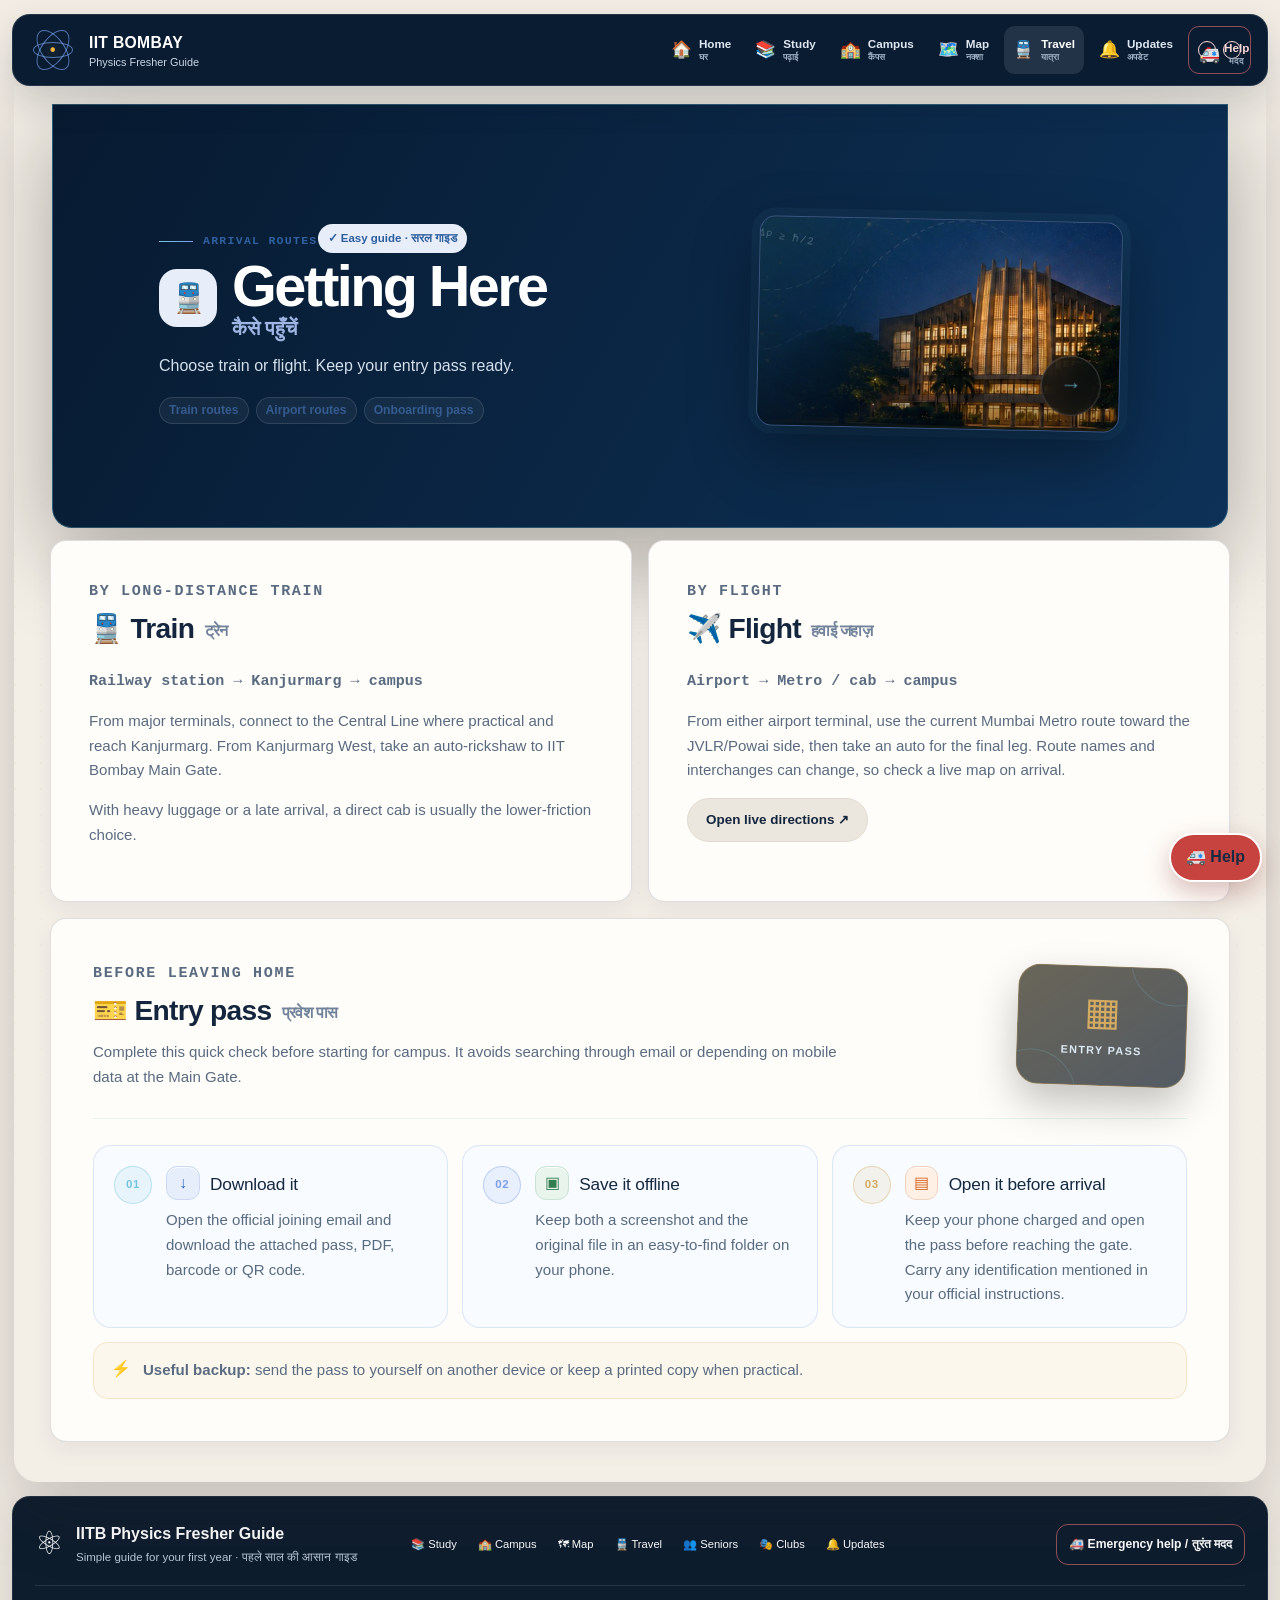
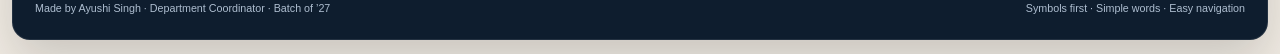
<file: transport.html>
<!DOCTYPE html>

<html lang="en"><head><meta charset="utf-8"/><meta content="width=device-width,initial-scale=1" name="viewport"/><meta content="#173047" name="theme-color"/><title>Getting to IIT Bombay — Fresher Guide</title><link href="./styles.css" rel="stylesheet"/><link href="./simple.css" rel="stylesheet"/></head><body class="subpage dashboard-subpage minimal-ui guide-page page-transport physics-dashboard-page simple-site">
<a class="skip-link" href="#main">Skip to content</a>
<nav aria-label="Main navigation" class="site-nav simple-nav"><a class="site-brand simple-brand" href="./index.html"><span aria-hidden="true" class="brand-atom"><i></i><b></b><em></em><strong>•</strong></span><span><strong>IIT BOMBAY</strong><small>Physics Fresher Guide</small></span></a><button aria-expanded="false" aria-label="Open menu" class="menu-toggle" type="button"><span></span><span></span><span></span></button><div class="nav-menu simple-nav-menu"><a href="./index.html"><span aria-hidden="true" class="simple-nav-icon">🏠</span><span class="simple-nav-copy"><b>Home</b><small>घर</small></span></a><a href="./academics.html"><span aria-hidden="true" class="simple-nav-icon">📚</span><span class="simple-nav-copy"><b>Study</b><small>पढ़ाई</small></span></a><a href="./campus-life.html"><span aria-hidden="true" class="simple-nav-icon">🏫</span><span class="simple-nav-copy"><b>Campus</b><small>कैंपस</small></span></a><a href="./campus-map.html"><span aria-hidden="true" class="simple-nav-icon">🗺️</span><span class="simple-nav-copy"><b>Map</b><small>नक्शा</small></span></a><a aria-current="page" class="active" href="./transport.html"><span aria-hidden="true" class="simple-nav-icon">🚆</span><span class="simple-nav-copy"><b>Travel</b><small>यात्रा</small></span></a><a href="./events.html"><span aria-hidden="true" class="simple-nav-icon">🔔</span><span class="simple-nav-copy"><b>Updates</b><small>अपडेट</small></span></a><a class="nav-emergency" href="./emergency.html"><span aria-hidden="true" class="simple-nav-icon">🚑</span><span class="simple-nav-copy"><b>Help</b><small>मदद</small></span></a></div></nav><main class="dashboard-subpage-main page-canvas dashboard-main" id="main"><section class="page-hero"><div aria-hidden="true" class="hero-physics-mark"><span>ΔxΔp ≥ ħ/2</span><i></i><b>ψ</b></div><div class="subpage-card-topline"><span class="card-index">05</span><span class="card-symbol">→</span></div><div class="shell page-hero-grid"><div><p class="kicker">Arrival routes</p><span class="simple-guide-badge">✓ Easy guide · सरल गाइड</span><h1 class="page-title"><span aria-hidden="true" class="simple-title-icon">🚆</span><span class="simple-title-copy"><span>Getting Here</span><small>कैसे पहुँचें</small></span></h1><p class="lede">Choose train or flight. Keep your entry pass ready.</p><div class="subpage-meta"><span>Train routes</span><span>Airport routes</span><span>Onboarding pass</span></div></div><figure class="page-visual"><img alt="IIT Bombay campus at night" src="./assets/iitb-hero-campus.webp"/></figure></div></section><section class="section"><div class="shell content-grid"><article class="panel span-6"><p class="eyebrow">By long-distance train</p><h2 class="ui-heading">🚆 Train<small class="inline-hindi">ट्रेन</small></h2><p class="route-line">Railway station → Kanjurmarg → campus</p><p>From major terminals, connect to the Central Line where practical and reach Kanjurmarg. From Kanjurmarg West, take an auto-rickshaw to IIT Bombay Main Gate.</p><p>With heavy luggage or a late arrival, a direct cab is usually the lower-friction choice.</p></article><article class="panel span-6"><p class="eyebrow">By flight</p><h2 class="ui-heading">✈️ Flight<small class="inline-hindi">हवाई जहाज़</small></h2><p class="route-line">Airport → Metro / cab → campus</p><p>From either airport terminal, use the current Mumbai Metro route toward the JVLR/Powai side, then take an auto for the final leg. Route names and interchanges can change, so check a live map on arrival.</p><a aria-label="Open live directions ↗ (opens in a new tab)" class="btn btn-secondary" href="https://www.google.com/maps/dir/?api=1&amp;destination=IIT+Bombay+Main+Gate" rel="noopener noreferrer" target="_blank">Open live directions ↗</a></article><article class="panel span-12 onboarding-panel">
<div class="onboarding-heading">
<div>
<p class="eyebrow">Before leaving home</p>
<h2 class="ui-heading">🎫 Entry pass<small class="inline-hindi">प्रवेश पास</small></h2>
<p class="onboarding-lede">Complete this quick check before starting for campus. It avoids searching through email or depending on mobile data at the Main Gate.</p>
</div>
<div aria-hidden="true" class="pass-visual">
<span class="pass-symbol">▦</span>
<span class="pass-caption">Entry pass</span>
</div>
</div>
<div aria-label="Onboarding pass checklist" class="onboarding-steps">
<section class="onboarding-step">
<span class="step-number">01</span>
<div>
<h3 class="ui-heading"><span aria-hidden="true" class="ui-symbol ui-blue">↓</span>Download it</h3>
<p>Open the official joining email and download the attached pass, PDF, barcode or QR code.</p>
</div>
</section>
<section class="onboarding-step">
<span class="step-number">02</span>
<div>
<h3 class="ui-heading"><span aria-hidden="true" class="ui-symbol ui-green">▣</span>Save it offline</h3>
<p>Keep both a screenshot and the original file in an easy-to-find folder on your phone.</p>
</div>
</section>
<section class="onboarding-step">
<span class="step-number">03</span>
<div>
<h3 class="ui-heading"><span aria-hidden="true" class="ui-symbol ui-orange">▤</span>Open it before arrival</h3>
<p>Keep your phone charged and open the pass before reaching the gate. Carry any identification mentioned in your official instructions.</p>
</div>
</section>
</div>
<div class="onboarding-note">
<span aria-hidden="true">⚡</span>
<p><strong>Useful backup:</strong> send the pass to yourself on another device or keep a printed copy when practical.</p>
</div>
</article></div></section></main>
<footer class="site-footer simple-footer"><div class="simple-footer-top"><div class="simple-footer-brand"><span aria-hidden="true">⚛</span><div><strong>IITB Physics Fresher Guide</strong><p>Simple guide for your first year · पहले साल की आसान गाइड</p></div></div><div class="simple-footer-links"><a href="./academics.html">📚 Study</a><a href="./campus-life.html">🏫 Campus</a><a href="./campus-map.html">🗺 Map</a><a href="./transport.html">🚆 Travel</a><a href="./seniors.html">👥 Seniors</a><a href="./clubs.html">🎭 Clubs</a><a href="./events.html">🔔 Updates</a></div><a class="simple-footer-help" href="./emergency.html">🚑 Emergency help / तुरंत मदद</a></div><div class="simple-footer-bottom"><span>Made by Ayushi Singh · Department Coordinator · Batch of ’27</span><span>Symbols first · Simple words · Easy navigation</span></div></footer>
<a aria-label="Emergency help" class="simple-help-button" href="./emergency.html">🚑 Help</a><script src="./site.js"></script></body></html>
</file>
<file: styles.css>
:root {
  --ink: #f4f1e8;
  --muted: #b9b8b0;
  --paper: #111411;
  --paper-2: #171a17;
  --paper-3: #20231f;
  --sage: #a8b89a;
  --sage-deep: #697b61;
  --clay: #c9896b;
  --lavender: #a99cc7;
  --sand: #d3bd95;
  --blue: #8faeb4;
  --danger: #d66f62;
  --line: rgba(244, 241, 232, .12);
  --shadow: 0 22px 70px rgba(0,0,0,.35);
  --radius-xl: 32px;
  --radius-lg: 24px;
  --radius-md: 16px;
  --max: 1220px;
}

* { box-sizing: border-box; }
html { scroll-behavior: smooth; }
body {
  margin: 0;
  min-height: 100vh;
  background:
    radial-gradient(circle at 12% 0%, rgba(168,184,154,.13), transparent 34rem),
    radial-gradient(circle at 90% 10%, rgba(169,156,199,.1), transparent 30rem),
    var(--paper);
  color: var(--ink);
  font-family: Inter, ui-sans-serif, system-ui, -apple-system, BlinkMacSystemFont, "Segoe UI", sans-serif;
  line-height: 1.55;
  -webkit-font-smoothing: antialiased;
}
body::before {
  content: "";
  position: fixed;
  inset: 0;
  pointer-events: none;
  opacity: .16;
  z-index: 99;
  background-image: url("data:image/svg+xml,%3Csvg viewBox='0 0 180 180' xmlns='http://www.w3.org/2000/svg'%3E%3Cfilter id='n'%3E%3CfeTurbulence type='fractalNoise' baseFrequency='.9' numOctaves='3' stitchTiles='stitch'/%3E%3C/filter%3E%3Crect width='100%25' height='100%25' filter='url(%23n)' opacity='.22'/%3E%3C/svg%3E");
}
a { color: inherit; }
img { max-width: 100%; display: block; }
button, input, select { font: inherit; }
button { color: inherit; }

.shell { width: min(calc(100% - 32px), var(--max)); margin-inline: auto; }
.skip-link { position: fixed; top: 12px; left: 12px; z-index: 200; transform: translateY(-150%); background: var(--ink); color: var(--paper); padding: 10px 14px; border-radius: 10px; }
.skip-link:focus { transform: translateY(0); }

.site-nav {
  position: sticky; top: 0; z-index: 80;
  border-bottom: 1px solid transparent;
  transition: background .25s ease, border-color .25s ease, backdrop-filter .25s ease;
}
.site-nav.scrolled { background: rgba(17,20,17,.82); border-color: var(--line); backdrop-filter: blur(18px); }
.nav-inner { min-height: 74px; display:flex; align-items:center; justify-content:space-between; gap: 20px; }
.brand { display:flex; align-items:center; gap:12px; text-decoration:none; font-weight:750; letter-spacing:-.02em; }
.brand-mark { width:38px; height:38px; display:grid; place-items:center; border-radius:50%; background:var(--sage); color:#172016; font-family:Georgia,serif; font-size:20px; }
.nav-links { display:flex; align-items:center; gap:8px; }
.nav-links a { padding:10px 13px; color:var(--muted); text-decoration:none; border-radius:999px; font-size:.9rem; }
.nav-links a:hover, .nav-links a[aria-current="page"] { color:var(--ink); background:rgba(244,241,232,.07); }
.nav-urgent { border:1px solid rgba(214,111,98,.35)!important; color:#efb0a8!important; }
.menu-toggle { display:none; width:44px; height:44px; border:1px solid var(--line); background:var(--paper-2); border-radius:50%; cursor:pointer; }

.hero { padding:72px 0 64px; }
.hero-grid { display:grid; grid-template-columns:1.04fr .96fr; align-items:center; gap:clamp(38px,7vw,96px); }
.kicker { display:inline-flex; align-items:center; gap:10px; margin:0 0 20px; color:var(--sage); font-size:.78rem; text-transform:uppercase; letter-spacing:.18em; font-weight:800; }
.kicker::before { content:""; width:34px; height:1px; background:currentColor; }
.display { margin:0; max-width:760px; font-family:Georgia, "Times New Roman", serif; font-weight:500; line-height:.98; letter-spacing:-.055em; font-size:clamp(3.35rem,8vw,7.15rem); text-wrap:balance; }
.display em { color:var(--sage); font-weight:400; }
.lede { max-width:650px; margin:26px 0 0; color:var(--muted); font-size:clamp(1rem,1.8vw,1.18rem); }
.hero-actions { display:flex; flex-wrap:wrap; gap:12px; margin-top:30px; }
.btn { display:inline-flex; align-items:center; justify-content:center; gap:9px; min-height:48px; padding:0 18px; border:1px solid var(--line); border-radius:999px; text-decoration:none; font-weight:700; font-size:.92rem; transition:transform .2s ease, background .2s ease, border-color .2s ease; }
.btn:hover { transform:translateY(-2px); }
.btn-primary { background:var(--ink); color:var(--paper); border-color:var(--ink); }
.btn-secondary { background:rgba(244,241,232,.04); }

.hero-collage { position:relative; min-height:560px; }
.photo { position:absolute; overflow:hidden; border-radius:var(--radius-xl); border:1px solid rgba(244,241,232,.18); box-shadow:var(--shadow); background:var(--paper-2); }
.photo img { width:100%; height:100%; object-fit:cover; transition:transform .8s cubic-bezier(.2,.8,.2,1); }
.photo:hover img { transform:scale(1.04); }
.photo-main { inset:0 56px 70px 0; transform:rotate(-2.4deg); }
.photo-small { width:42%; height:39%; right:0; bottom:0; transform:rotate(3deg); }
.photo-note { position:absolute; right:2%; top:4%; width:190px; padding:18px; border-radius:20px; background:var(--sand); color:#242016; transform:rotate(4deg); box-shadow:var(--shadow); font-size:.87rem; }
.photo-note strong { display:block; font-family:Georgia,serif; font-size:1.4rem; margin-bottom:5px; }

.marquee { overflow:hidden; border-block:1px solid var(--line); background:rgba(244,241,232,.025); }
.marquee-track { display:flex; width:max-content; gap:42px; padding:13px 0; color:#cac8bf; font-size:.78rem; letter-spacing:.14em; text-transform:uppercase; animation:marquee 28s linear infinite; }
.marquee-track span::before { content:"✦"; color:var(--sage); margin-right:42px; }
@keyframes marquee { to { transform:translateX(-50%); } }

.section { padding:92px 0; }
.section-head { display:grid; grid-template-columns:1fr auto; gap:24px; align-items:end; margin-bottom:34px; }
.eyebrow { margin:0 0 8px; color:var(--sage); text-transform:uppercase; letter-spacing:.16em; font-size:.74rem; font-weight:800; }
.section-title { margin:0; font-family:Georgia,serif; font-size:clamp(2.15rem,5vw,4.2rem); font-weight:500; line-height:1.03; letter-spacing:-.04em; }
.section-copy { max-width:520px; margin:12px 0 0; color:var(--muted); }
.text-link { color:var(--ink); text-underline-offset:5px; }

.bento { display:grid; grid-template-columns:repeat(12,1fr); gap:18px; }
.bento-card { position:relative; min-height:280px; overflow:hidden; border:1px solid var(--line); border-radius:var(--radius-lg); background:var(--paper-2); text-decoration:none; isolation:isolate; transition:transform .35s cubic-bezier(.2,.8,.2,1), border-color .3s ease; }
.bento-card:hover { transform:translateY(-6px); border-color:rgba(244,241,232,.28); }
.bento-card:focus-visible { outline:2px solid var(--sage); outline-offset:4px; }
.bento-card img { position:absolute; inset:0; width:100%; height:100%; object-fit:cover; z-index:-2; transition:transform .7s cubic-bezier(.2,.8,.2,1); }
.bento-card:hover img { transform:scale(1.045); }
.bento-card::after { content:""; position:absolute; inset:0; z-index:-1; background:linear-gradient(180deg,transparent 12%,rgba(11,13,11,.24) 50%,rgba(11,13,11,.94) 100%); }
.card-content { position:absolute; inset:auto 0 0; padding:26px; }
.card-number { display:inline-grid; place-items:center; width:34px; height:34px; border-radius:50%; background:rgba(244,241,232,.12); backdrop-filter:blur(12px); font-size:.73rem; margin-bottom:42px; }
.card-title { margin:0; font-family:Georgia,serif; font-size:clamp(1.8rem,3vw,2.75rem); font-weight:500; letter-spacing:-.035em; }
.card-copy { max-width:520px; margin:9px 0 0; color:#cfcec7; font-size:.94rem; }
.card-tags { display:flex; flex-wrap:wrap; gap:7px; margin-top:16px; }
.card-tags span { padding:6px 10px; border-radius:999px; background:rgba(244,241,232,.1); color:#e2e0d8; font-size:.72rem; }
.card-arrow { position:absolute; top:22px; right:22px; width:46px; height:46px; display:grid; place-items:center; border-radius:50%; background:rgba(17,20,17,.72); backdrop-filter:blur(12px); font-size:1.15rem; transition:transform .3s ease; }
.bento-card:hover .card-arrow { transform:rotate(45deg); }
.span-7 { grid-column:span 7; }
.span-5 { grid-column:span 5; }
.span-4 { grid-column:span 4; }
.span-8 { grid-column:span 8; }
.tall { min-height:470px; }
.medium { min-height:350px; }
.solid-sage { background:var(--sage-deep); }
.solid-clay { background:#6d4033; }
.solid-lavender { background:#554d68; }
.solid-sage::after, .solid-clay::after, .solid-lavender::after { background:linear-gradient(180deg,rgba(0,0,0,.03),rgba(0,0,0,.42)); }

.senior-mosaic { position:absolute; inset:24px 24px auto auto; display:flex; }
.senior-mosaic img, .senior-mosaic .avatar-dot { width:58px; height:58px; margin-left:-12px; border-radius:50%; object-fit:cover; object-position:center 25%; border:3px solid #554d68; background:var(--paper-3); }

.quick-grid { display:grid; grid-template-columns:repeat(4,1fr); gap:14px; }
.quick-item { padding:22px; border:1px solid var(--line); border-radius:var(--radius-md); background:rgba(244,241,232,.03); }
.quick-icon { width:42px; height:42px; display:grid; place-items:center; border-radius:14px; background:rgba(168,184,154,.13); color:var(--sage); margin-bottom:28px; }
.quick-item h3 { margin:0 0 6px; font-size:1rem; }
.quick-item p { margin:0; color:var(--muted); font-size:.84rem; }

.page-hero { padding:56px 0 54px; }
.page-hero-grid { display:grid; grid-template-columns:1fr .82fr; gap:55px; align-items:center; }
.page-title { margin:0; font-family:Georgia,serif; font-size:clamp(3.2rem,8vw,6.6rem); line-height:.97; letter-spacing:-.055em; font-weight:500; }
.page-title em { color:var(--sage); }
.page-visual { height:430px; border-radius:var(--radius-xl); overflow:hidden; border:1px solid var(--line); box-shadow:var(--shadow); }
.page-visual img { width:100%; height:100%; object-fit:cover; }

.tab-bar { position:sticky; top:74px; z-index:40; display:flex; gap:8px; padding:8px; margin:0 auto 34px; width:max-content; max-width:100%; overflow:auto; border:1px solid var(--line); border-radius:999px; background:rgba(23,26,23,.85); backdrop-filter:blur(18px); }
.tab-button { border:0; background:transparent; color:var(--muted); padding:10px 17px; border-radius:999px; cursor:pointer; white-space:nowrap; }
.tab-button.active { background:var(--ink); color:var(--paper); }
.tab-panel { display:none; }
.tab-panel.active { display:block; animation:panel-in .36s ease both; }
@keyframes panel-in { from { opacity:0; transform:translateY(9px); } }

.content-grid { display:grid; grid-template-columns:repeat(12,1fr); gap:18px; }
.panel { border:1px solid var(--line); border-radius:var(--radius-lg); background:var(--paper-2); padding:clamp(22px,4vw,38px); }
.panel h2, .panel h3 { margin-top:0; font-family:Georgia,serif; font-weight:500; letter-spacing:-.025em; }
.panel h2 { font-size:clamp(2rem,4vw,3.3rem); }
.panel h3 { font-size:1.55rem; }
.panel p { color:var(--muted); }
.panel.span-8, .panel.span-4, .panel.span-6 { min-height:100%; }
.span-6 { grid-column:span 6; }

.course-list { display:grid; gap:12px; }
.course { border:1px solid var(--line); border-radius:18px; overflow:hidden; background:rgba(244,241,232,.025); }
.course summary { display:grid; grid-template-columns:70px 1fr auto; align-items:center; gap:16px; padding:20px; cursor:pointer; list-style:none; }
.course summary::-webkit-details-marker { display:none; }
.course-code { color:var(--sage); font-size:.77rem; font-weight:800; letter-spacing:.08em; }
.course-title { font-weight:750; }
.course-plus { width:34px; height:34px; display:grid; place-items:center; border-radius:50%; background:rgba(244,241,232,.06); transition:transform .25s ease; }
.course[open] .course-plus { transform:rotate(45deg); }
.course-body { padding:0 20px 22px 106px; color:var(--muted); }
.book-list { margin:9px 0 0; padding-left:18px; }

.grade-ladder { display:grid; gap:9px; }
.grade-row { display:grid; grid-template-columns:72px 60px 1fr; align-items:center; gap:12px; padding:13px 15px; border-radius:14px; background:rgba(244,241,232,.035); }
.grade-letter { font-weight:850; color:var(--sage); }
.grade-point { font-family:Georgia,serif; font-size:1.3rem; }

.calculator { display:grid; gap:14px; }
.calc-row { display:grid; grid-template-columns:1.5fr .65fr 1fr 42px; gap:10px; }
.field { width:100%; min-height:46px; border:1px solid var(--line); border-radius:12px; background:#0e110e; color:var(--ink); padding:0 12px; }
.remove-row { border:1px solid var(--line); background:transparent; border-radius:12px; cursor:pointer; }
.calc-actions { display:flex; gap:10px; flex-wrap:wrap; }
.calc-result { margin-top:12px; padding:24px; border-radius:20px; background:var(--sage); color:#172016; }
.calc-result strong { display:block; font-family:Georgia,serif; font-size:3.8rem; line-height:1; }

.filters { display:flex; flex-wrap:wrap; gap:8px; margin-bottom:22px; }
.filter-chip { border:1px solid var(--line); background:transparent; color:var(--muted); padding:9px 13px; border-radius:999px; cursor:pointer; }
.filter-chip.active { background:var(--sage); color:#172016; border-color:var(--sage); }
.food-grid { display:grid; grid-template-columns:repeat(3,1fr); gap:14px; }
.food-card { border:1px solid var(--line); border-radius:18px; padding:20px; background:rgba(244,241,232,.025); transition:transform .2s ease, border-color .2s ease; }
.food-card:hover { transform:translateY(-3px); border-color:rgba(168,184,154,.45); }
.food-card h3 { margin:0 0 6px; font-family:Georgia,serif; font-size:1.45rem; font-weight:500; }
.food-meta { display:flex; gap:7px; flex-wrap:wrap; margin-bottom:15px; }
.food-meta span { color:var(--sage); font-size:.72rem; }
.food-card p { min-height:66px; }
.map-link { display:inline-flex; gap:7px; color:var(--ink); text-underline-offset:4px; font-size:.88rem; }

.checklist { display:grid; gap:10px; }
.check { display:flex; gap:14px; align-items:flex-start; padding:16px; border:1px solid var(--line); border-radius:15px; background:rgba(244,241,232,.025); cursor:pointer; }
.check input { margin-top:4px; accent-color:var(--sage); }
.check.done { opacity:.55; }
.check.done strong { text-decoration:line-through; }
.check small { display:block; color:var(--muted); margin-top:3px; }

.senior-controls { display:grid; grid-template-columns:1fr auto; gap:14px; margin-bottom:26px; }
.search-box { min-height:50px; padding:0 16px; border:1px solid var(--line); border-radius:999px; background:var(--paper-2); color:var(--ink); }
.senior-grid { display:grid; grid-template-columns:repeat(3,1fr); gap:16px; }
.senior-card {
  --senior-accent:var(--sage);
  position:relative;
  overflow:hidden;
  min-height:260px;
  padding:20px;
  border:1px solid color-mix(in srgb,var(--senior-accent) 26%,var(--line));
  border-radius:22px;
  background:
    radial-gradient(circle at 92% 8%,color-mix(in srgb,var(--senior-accent) 13%,transparent),transparent 34%),
    var(--paper-2);
  transition:transform .3s ease,border-color .3s ease,box-shadow .3s ease;
}
.senior-card::after {
  content:"";
  position:absolute;
  width:160px;
  height:160px;
  right:-92px;
  bottom:-104px;
  border:1px solid color-mix(in srgb,var(--senior-accent) 23%,transparent);
  border-radius:50%;
  box-shadow:0 0 0 24px color-mix(in srgb,var(--senior-accent) 5%,transparent);
  pointer-events:none;
}
.senior-card:hover {
  transform:translateY(-5px);
  border-color:color-mix(in srgb,var(--senior-accent) 52%,var(--line));
  box-shadow:0 18px 38px rgba(0,0,0,.18);
}
.senior-card[data-senior-category="research"] { --senior-accent:#86aee8; }
.senior-card[data-senior-category="industry"] { --senior-accent:#d6a35d; }
.senior-card[data-senior-category="teaching"] { --senior-accent:#8fc7ac; }
.senior-card[data-senior-category="exploring"] { --senior-accent:#c29ad7; }
.senior-card-head { display:flex; align-items:center; gap:14px; position:relative; z-index:1; }
.senior-orbit {
  position:relative;
  display:grid;
  flex:0 0 62px;
  width:62px;
  height:62px;
  place-items:center;
  border:1px solid color-mix(in srgb,var(--senior-accent) 52%,transparent);
  border-radius:50%;
  background:color-mix(in srgb,var(--senior-accent) 11%,transparent);
}
.senior-orbit::before,
.senior-orbit::after {
  content:"";
  position:absolute;
  inset:8px -5px;
  border:1px solid color-mix(in srgb,var(--senior-accent) 48%,transparent);
  border-radius:50%;
  transform:rotate(52deg);
}
.senior-orbit::after { transform:rotate(-52deg); }
.senior-orbit span { position:relative; z-index:1; color:var(--senior-accent); font:600 1.45rem/1 Georgia,serif; }
.senior-heading { min-width:0; }
.senior-heading h2 { margin:5px 0 0; font-family:Georgia,serif; font-size:1.55rem; font-weight:500; line-height:1.1; }
.senior-badge {
  display:inline-flex;
  padding:4px 8px;
  border-radius:999px;
  background:color-mix(in srgb,var(--senior-accent) 11%,transparent);
  color:var(--senior-accent);
  font-size:.66rem;
  font-weight:700;
  text-transform:uppercase;
  letter-spacing:.09em;
}
.senior-body { position:relative; z-index:1; padding:0; }
.senior-info { margin-top:18px; display:grid; gap:12px; }
.senior-info div { border-top:1px solid var(--line); padding-top:11px; }
.senior-info small { display:block; color:var(--senior-accent); text-transform:uppercase; letter-spacing:.08em; font-size:.65rem; margin-bottom:3px; }
.senior-info p { margin:0; color:#d4d2cb; font-size:.88rem; line-height:1.5; }
.senior-details { margin-top:14px; }
.senior-details summary { cursor:pointer; color:var(--lavender); }
.empty-state { grid-column:1/-1; padding:50px; text-align:center; border:1px dashed var(--line); border-radius:22px; color:var(--muted); }

.info-strip { display:grid; grid-template-columns:repeat(3,1fr); gap:14px; }
.info-strip > div { padding:20px; border-radius:18px; background:rgba(244,241,232,.035); border:1px solid var(--line); }
.info-strip strong { display:block; font-family:Georgia,serif; font-size:2rem; color:var(--sage); }

.site-footer { margin-top:70px; border-top:1px solid var(--line); }
.footer-main { display:grid; grid-template-columns:1.2fr 1fr; gap:40px; padding:54px 0 32px; }
.footer-title { margin:0; font-family:Georgia,serif; font-size:2.25rem; font-weight:500; }
.footer-links { display:grid; grid-template-columns:repeat(2,1fr); gap:10px; }
.footer-links a { color:var(--muted); text-decoration:none; }
.footer-links a:hover { color:var(--ink); }
.credit-band { padding:16px 0 20px; border-top:1px solid var(--line); color:var(--muted); font-size:.82rem; display:flex; justify-content:space-between; gap:20px; flex-wrap:wrap; }
.credit-band strong { color:var(--ink); }

.reveal { opacity:0; transform:translateY(22px); transition:opacity .7s ease, transform .7s ease; }
.reveal.visible { opacity:1; transform:none; }

@media (max-width: 980px) {
  .hero-grid, .page-hero-grid { grid-template-columns:1fr; }
  .hero-collage { min-height:490px; }
  .span-7,.span-5,.span-4,.span-8,.span-6 { grid-column:span 12; }
  .tall,.medium { min-height:390px; }
  .quick-grid { grid-template-columns:repeat(2,1fr); }
  .food-grid,.senior-grid { grid-template-columns:repeat(2,1fr); }
  .footer-main { grid-template-columns:1fr; }
}

@media (max-width: 760px) {
  .nav-links { display:none; position:absolute; top:68px; left:16px; right:16px; padding:12px; flex-direction:column; align-items:stretch; border:1px solid var(--line); border-radius:20px; background:rgba(17,20,17,.96); backdrop-filter:blur(18px); }
  .nav-links.open { display:flex; }
  .nav-links a { padding:12px 14px; }
  .menu-toggle { display:grid; place-items:center; }
  .hero { padding-top:42px; }
  .hero-collage { min-height:400px; }
  .photo-main { inset:0 36px 55px 0; }
  .photo-note { width:155px; font-size:.75rem; }
  .section { padding:68px 0; }
  .section-head { grid-template-columns:1fr; }
  .section-head .btn { justify-self:start; }
  .food-grid,.senior-grid { grid-template-columns:1fr; }
  .senior-controls { grid-template-columns:1fr; }
  .calc-row { grid-template-columns:1fr 80px 1fr 42px; }
  .info-strip { grid-template-columns:1fr; }
  .page-visual { height:330px; }
}

@media (max-width: 520px) {
  .shell { width:min(calc(100% - 20px),var(--max)); }
  .display { font-size:3.35rem; }
  .hero-collage { min-height:350px; }
  .photo-note { display:none; }
  .quick-grid { grid-template-columns:1fr; }
  .card-content { padding:22px; }
  .calc-row { grid-template-columns:1fr 74px; }
  .calc-row .grade-select { grid-column:1; }
  .remove-row { grid-column:2; grid-row:2; }
  .course summary { grid-template-columns:58px 1fr auto; padding:16px; }
  .course-body { padding:0 16px 18px; }
  .grade-row { grid-template-columns:60px 48px 1fr; font-size:.84rem; }
}

@media (prefers-reduced-motion: reduce) {
  *,*::before,*::after { scroll-behavior:auto!important; animation:none!important; transition-duration:.01ms!important; }
  .reveal { opacity:1; transform:none; }
}

/* =========================================================
   Physics dashboard homepage — compact, colourful, immediate
   ========================================================= */
.physics-dashboard-page {
  --dash-bg: #090e1a;
  --dash-panel: #111827;
  --dash-cream: #f7f1e6;
  --dash-muted: #c3cad8;
  --dash-cyan: #5fd8e6;
  --dash-violet: #9b8af7;
  --dash-mango: #e6b85c;
  --dash-coral: #ed786d;
  --dash-mint: #66c9a4;
  --dash-blue: #6f9fe8;
  background:
    radial-gradient(circle at 15% 5%, rgba(83, 92, 170, .23), transparent 34rem),
    radial-gradient(circle at 82% 20%, rgba(45, 137, 151, .18), transparent 32rem),
    linear-gradient(155deg, #080d18 0%, #0d1424 60%, #080c16 100%);
  color: var(--dash-cream);
  overflow-x: hidden;
}

.physics-dashboard-page::before {
  opacity: .08;
}

.physics-sky {
  position: fixed;
  inset: 0;
  z-index: 0;
  overflow: hidden;
  pointer-events: none;
}
.physics-sky::before {
  content: "";
  position: absolute;
  inset: 0;
  opacity: .17;
  background-image:
    linear-gradient(rgba(137, 161, 210, .14) 1px, transparent 1px),
    linear-gradient(90deg, rgba(137, 161, 210, .14) 1px, transparent 1px);
  background-size: 72px 72px;
  mask-image: linear-gradient(to bottom, black, transparent 80%);
}
.formula {
  position: absolute;
  font-family: "Courier New", monospace;
  color: rgba(180, 204, 244, .28);
  letter-spacing: .04em;
  filter: blur(.1px);
}
.f1 { top: 13%; left: 3%; transform: rotate(-9deg); }
.f2 { top: 8%; right: 9%; transform: rotate(8deg); }
.f3 { bottom: 12%; left: 7%; transform: rotate(4deg); }
.f4 { bottom: 8%; right: 6%; transform: rotate(-5deg); }
.wave-field { position: absolute; inset: auto 0 1% 0; width: 100%; height: 30%; opacity: .17; }
.wave-field path { fill: none; stroke: var(--dash-cyan); stroke-width: 1.5; stroke-dasharray: 8 10; }
.wave-field path:last-child { stroke: var(--dash-violet); }

.dashboard-nav {
  position: relative;
  z-index: 10;
  width: min(calc(100% - 36px), 1480px);
  min-height: 66px;
  margin: 0 auto;
  display: grid;
  grid-template-columns: 1fr auto 1fr;
  align-items: center;
  gap: 24px;
  border-bottom: 1px solid rgba(255,255,255,.1);
}
.dashboard-brand { display: inline-flex; align-items: center; gap: 12px; width: max-content; text-decoration: none; }
.dashboard-brand strong { display: block; font-size: .96rem; letter-spacing: .02em; }
.dashboard-brand small { display: block; margin-top: 1px; color: #9ba8bd; font-size: .68rem; letter-spacing: .1em; text-transform: uppercase; }
.brand-orbit { position: relative; width: 36px; height: 36px; border: 1px solid rgba(95,216,230,.45); border-radius: 50%; transform: rotate(-24deg); }
.brand-orbit::before, .brand-orbit::after { content:""; position:absolute; inset: 7px -5px; border:1px solid rgba(155,138,247,.42); border-radius:50%; }
.brand-orbit::after { transform: rotate(62deg); }
.brand-orbit i { position:absolute; left:50%; top:50%; width:6px; height:6px; border-radius:50%; background:var(--dash-mango); transform:translate(-50%,-50%); box-shadow:0 0 16px rgba(230,184,92,.75); }
.dashboard-nav-links { display: flex; gap: 4px; padding: 5px; border: 1px solid rgba(255,255,255,.08); border-radius: 999px; background: rgba(17,24,39,.55); backdrop-filter: blur(16px); }
.dashboard-nav-links a { padding: 8px 13px; border-radius: 999px; color: #b7c0d1; text-decoration: none; font-size: .82rem; }
.dashboard-nav-links a:hover, .dashboard-nav-links a:focus-visible { background: rgba(255,255,255,.08); color: white; outline: none; }
.emergency-pill { justify-self: end; display:inline-flex; align-items:center; gap:8px; padding:9px 14px; border-radius:999px; background:rgba(237,120,109,.12); border:1px solid rgba(237,120,109,.42); color:#ffd8d4; text-decoration:none; font-size:.82rem; }
.emergency-pill span { color:var(--dash-coral); font-size:.7rem; animation:emergency-pulse 1.7s ease-in-out infinite; }
@keyframes emergency-pulse { 50% { opacity:.35; transform:scale(.72); } }

.dashboard-main { position: relative; z-index: 2; width: min(calc(100% - 36px), 1480px); margin: 0 auto; padding: 24px 0 22px; }
.dashboard-intro { display: grid; grid-template-columns: minmax(0, 1.3fr) minmax(300px, .7fr); gap: 42px; align-items: end; margin-bottom: 20px; }
.dashboard-kicker { margin: 0 0 8px; color: var(--dash-cyan); font: 700 .72rem/1.3 "Courier New", monospace; letter-spacing: .16em; text-transform: uppercase; }
.dashboard-intro h1 { max-width: 900px; margin: 0; font-size: clamp(2.3rem, 4.9vw, 4.9rem); line-height: .96; letter-spacing: -.05em; }
.dashboard-intro h1 span { color: #a9bdf0; font-family: Georgia, serif; font-style: italic; font-weight: 500; }
.intro-side { max-width: 490px; justify-self: end; }
.intro-side > p { margin: 0 0 12px; color: #aeb7c8; font-size: .91rem; line-height: 1.55; }
.live-equation { display:flex; align-items:center; justify-content:space-between; gap:14px; padding:10px 13px; border:1px solid rgba(95,216,230,.2); border-radius:12px; background:rgba(12,19,34,.66); }
.live-equation span { color:#8290a7; font-size:.67rem; text-transform:uppercase; letter-spacing:.1em; }
.live-equation strong { color:var(--dash-cyan); font:700 .78rem/1.2 "Courier New",monospace; text-align:right; }

.dashboard-grid { display: grid; grid-template-columns: repeat(12, minmax(0, 1fr)); grid-template-rows: minmax(220px, 28vh) minmax(205px, 25vh); gap: 14px; }
.dashboard-card {
  position: relative;
  min-height: 0;
  overflow: hidden;
  border: 1px solid rgba(255,255,255,.13);
  border-radius: 24px;
  background: #131b2c;
  color: white;
  text-decoration: none;
  isolation: isolate;
  box-shadow: 0 18px 45px rgba(1,5,14,.28);
  transform-style: preserve-3d;
  transition: transform .25s ease, border-color .25s ease, box-shadow .25s ease;
}
.dashboard-card:hover, .dashboard-card:focus-visible { border-color: rgba(255,255,255,.38); box-shadow: 0 24px 64px rgba(1,5,14,.48); outline:none; }
.dashboard-card > img { position:absolute; inset:0; width:100%; height:100%; object-fit:cover; z-index:-3; transition:transform .55s ease, filter .55s ease; }
.dashboard-card:hover > img { transform:scale(1.045); }
.card-shade { position:absolute; inset:0; z-index:-2; }
.card-topline { position:absolute; z-index:3; top:17px; left:18px; right:18px; display:flex; align-items:center; justify-content:space-between; }
.card-index { display:inline-flex; align-items:center; min-height:27px; padding:0 9px; border:1px solid rgba(255,255,255,.25); border-radius:999px; color:rgba(255,255,255,.8); background:rgba(6,10,20,.25); backdrop-filter:blur(10px); font:700 .67rem/1 "Courier New",monospace; letter-spacing:.1em; }
.card-symbol { font: 500 1.8rem/1 Georgia, serif; color: rgba(255,255,255,.78); }
.dashboard-card-content { position:absolute; z-index:2; left:20px; right:20px; bottom:20px; transform:translateZ(18px); }
.dashboard-card-content h2 { margin:4px 0 6px; font-family: Georgia, serif; font-size:clamp(1.65rem,2.3vw,2.65rem); line-height:1; font-weight:500; letter-spacing:-.035em; }
.dashboard-card-content > p:not(.card-label) { max-width:620px; margin:0; color:rgba(255,255,255,.78); font-size:.86rem; line-height:1.45; }
.card-label { margin:0; color:rgba(255,255,255,.67); font:700 .64rem/1.2 "Courier New",monospace; letter-spacing:.13em; text-transform:uppercase; }
.mini-links { display:flex; gap:6px; flex-wrap:wrap; margin-top:11px; }
.mini-links span { padding:5px 8px; border-radius:999px; background:rgba(255,255,255,.12); border:1px solid rgba(255,255,255,.12); color:rgba(255,255,255,.87); font-size:.63rem; }
.open-card { position:absolute; z-index:4; right:18px; top:54px; padding:7px 9px; border-radius:10px; background:rgba(6,10,20,.36); color:white; font-size:.68rem; opacity:0; transform:translateY(-5px); transition:opacity .2s ease, transform .2s ease; backdrop-filter:blur(12px); }
.dashboard-card:hover .open-card, .dashboard-card:focus-visible .open-card { opacity:1; transform:none; }
.card-equation { position:absolute; right:18px; bottom:18px; z-index:2; color:rgba(255,255,255,.52); font:700 .68rem/1.2 "Courier New",monospace; }

.card-wide { grid-column: span 5; }
.card-medium { grid-column: span 4; }
.card-narrow { grid-column: span 3; }
.card-third { grid-column: span 4; }

.academic-card .card-shade { background:linear-gradient(115deg, rgba(35,50,116,.95) 0%, rgba(42,73,132,.72) 54%, rgba(10,16,34,.5) 100%); }
.academic-card { border-color:rgba(111,159,232,.4); }
.academic-card::after { content:""; position:absolute; width:220px; height:220px; right:-70px; top:-90px; border:1px solid rgba(111,159,232,.45); border-radius:50%; box-shadow:0 0 0 30px rgba(111,159,232,.06),0 0 0 65px rgba(111,159,232,.04); }

.campus-card .card-shade { background:linear-gradient(135deg, rgba(93,71,22,.9), rgba(62,78,35,.82) 58%, rgba(15,25,18,.45)); }
.campus-card { border-color:rgba(230,184,92,.42); }

.emergency-card { background:linear-gradient(145deg,#7f2f39,#cc625c 72%,#ef9380); border-color:rgba(255,208,200,.42); }
.emergency-card::before { content:"+"; position:absolute; right:14px; bottom:-42px; color:rgba(255,255,255,.1); font:700 13rem/1 system-ui; }
.emergency-card .dashboard-card-content { bottom:17px; }
.emergency-number { display:block; margin-top:8px; font:500 3rem/1 Georgia,serif; color:#fff5f3; }
.emergency-rings { position:absolute; width:190px; height:190px; right:-65px; top:-70px; border:1px solid rgba(255,255,255,.22); border-radius:50%; box-shadow:0 0 0 25px rgba(255,255,255,.05),0 0 0 53px rgba(255,255,255,.035); }
.pulse-dot { width:9px; height:9px; border-radius:50%; background:#fff4ef; box-shadow:0 0 0 7px rgba(255,255,255,.12); }

.seniors-card { background:linear-gradient(140deg,#492e62,#6d4d86 58%,#b37ca0); border-color:rgba(207,165,229,.35); }
.portrait-stack { position:absolute; right:18px; top:17px; display:flex; z-index:1; }
.physics-peer-stack span {
  display:grid;
  width:54px;
  height:54px;
  margin-left:-11px;
  place-items:center;
  border:2px solid rgba(245,226,255,.36);
  border-radius:50%;
  background:linear-gradient(145deg,rgba(255,255,255,.16),rgba(30,16,43,.42));
  color:#f1dfff;
  font:600 1.05rem/1 Georgia,serif;
  box-shadow:0 8px 24px rgba(20,7,32,.18);
}
.physics-peer-stack span:first-child { margin-left:0; }
.physics-peer-stack span:nth-child(2) { color:#d4efff; transform:translateY(7px); }
.physics-peer-stack span:nth-child(3) { color:#efe7b4; }
.seniors-card .card-symbol { opacity:0; }

.clubs-card .card-shade { background:linear-gradient(135deg,rgba(13,81,82,.91),rgba(32,116,103,.75),rgba(10,31,37,.55)); }
.clubs-card { border-color:rgba(102,201,164,.38); }
.clubs-card::after { content:"✦"; position:absolute; right:28px; bottom:18px; color:rgba(255,255,255,.13); font-size:6rem; }

.transport-card .card-shade { background:linear-gradient(135deg,rgba(24,51,93,.94),rgba(55,89,137,.76),rgba(15,28,47,.56)); }
.transport-card { border-color:rgba(95,216,230,.32); }

.dashboard-bottom { display:flex; align-items:center; justify-content:space-between; gap:20px; padding:15px 2px 0; color:#8f9aae; font-size:.72rem; }
.bottom-note { display:flex; align-items:center; gap:9px; }
.bottom-note span { display:grid; place-items:center; width:27px; height:27px; border-radius:50%; background:rgba(95,216,230,.11); color:var(--dash-cyan); }
.bottom-note p, .maker-credit { margin:0; }
.bottom-note strong, .maker-credit strong { color:#dfe5ef; }

@media (max-width: 1080px) {
  .dashboard-nav { grid-template-columns:1fr auto; }
  .dashboard-nav-links { display:none; }
  .dashboard-intro { grid-template-columns:1fr; gap:12px; }
  .intro-side { justify-self:start; max-width:720px; display:grid; grid-template-columns:1fr 1fr; gap:16px; align-items:center; }
  .dashboard-grid { grid-template-rows:auto; }
  .card-wide,.card-medium,.card-narrow,.card-third { grid-column:span 6; min-height:260px; }
}

@media (max-width: 700px) {
  .dashboard-nav { width:min(calc(100% - 20px),1480px); min-height:60px; }
  .dashboard-brand small { display:none; }
  .emergency-pill { padding:8px 11px; }
  .dashboard-main { width:min(calc(100% - 20px),1480px); padding-top:18px; }
  .dashboard-intro h1 { font-size:clamp(2.4rem,12vw,4rem); }
  .intro-side { grid-template-columns:1fr; }
  .live-equation { display:none; }
  .dashboard-grid { display:flex; flex-direction:column; }
  .dashboard-card { min-height:245px; }
  .emergency-card { min-height:220px; }
  .dashboard-bottom { align-items:flex-start; flex-direction:column; }
  .card-equation { display:none; }
}

@media (prefers-reduced-motion: reduce) {
  .emergency-pill span { animation:none; }
  .dashboard-card, .dashboard-card > img { transition:none; }
}


/* =========================================================
   COLOURFUL PHYSICS SUBPAGES
   The dashboard homepage remains unchanged.
   ========================================================= */

body.guide-page {
  --page-a: #8fb4ff;
  --page-b: #c49bea;
  --page-c: #81d1bd;
  --page-a-rgb: 143, 180, 255;
  --page-b-rgb: 196, 155, 234;
  --page-c-rgb: 129, 209, 189;
  --page-formula: "ψ(x,t)";
  --page-symbol: "ψ";
  background:
    radial-gradient(circle at 8% 4%, rgba(var(--page-a-rgb), .20), transparent 31rem),
    radial-gradient(circle at 92% 12%, rgba(var(--page-b-rgb), .17), transparent 30rem),
    radial-gradient(circle at 52% 88%, rgba(var(--page-c-rgb), .10), transparent 32rem),
    #0f1213;
}

body.page-academics {
  --page-a: #87aef5;
  --page-b: #b794df;
  --page-c: #6fc9bd;
  --page-a-rgb: 135, 174, 245;
  --page-b-rgb: 183, 148, 223;
  --page-c-rgb: 111, 201, 189;
  --page-formula: "CPI = Σ(CᵢGᵢ) / ΣCᵢ";
  --page-symbol: "Σ";
}

body.page-campus {
  --page-a: #d6a45e;
  --page-b: #8fbd79;
  --page-c: #67b8ad;
  --page-a-rgb: 214, 164, 94;
  --page-b-rgb: 143, 189, 121;
  --page-c-rgb: 103, 184, 173;
  --page-formula: "ΔS ≥ 0  ·  chai → energy";
  --page-symbol: "☂";
}

body.page-seniors {
  --page-a: #bd91dc;
  --page-b: #dd8fae;
  --page-c: #85bce9;
  --page-a-rgb: 189, 145, 220;
  --page-b-rgb: 221, 143, 174;
  --page-c-rgb: 133, 188, 233;
  --page-formula: "ψ = Σ possible paths";
  --page-symbol: "ψ";
}

body.page-clubs {
  --page-a: #63c9b4;
  --page-b: #e09972;
  --page-c: #87aee8;
  --page-a-rgb: 99, 201, 180;
  --page-b-rgb: 224, 153, 114;
  --page-c-rgb: 135, 174, 232;
  --page-formula: "resonance = shared frequency";
  --page-symbol: "✦";
}

body.page-transport {
  --page-a: #75c5df;
  --page-b: #7d9fe8;
  --page-c: #d3ab63;
  --page-a-rgb: 117, 197, 223;
  --page-b-rgb: 125, 159, 232;
  --page-c-rgb: 211, 171, 99;
  --page-formula: "δS = 0  ·  choose least action";
  --page-symbol: "→";
}

body.page-emergency {
  --page-a: #ef8b7d;
  --page-b: #e7ad6a;
  --page-c: #8fb5dc;
  --page-a-rgb: 239, 139, 125;
  --page-b-rgb: 231, 173, 106;
  --page-c-rgb: 143, 181, 220;
  --page-formula: "112  ·  location first";
  --page-symbol: "+";
}

body.guide-page .site-nav.scrolled {
  background: rgba(15, 18, 19, .83);
  border-color: rgba(var(--page-a-rgb), .22);
}

body.guide-page .brand-mark {
  background: linear-gradient(145deg, var(--page-a), var(--page-b));
  color: #111416;
  box-shadow: 0 8px 28px rgba(var(--page-a-rgb), .20);
}

body.guide-page .nav-links a:hover {
  background: rgba(var(--page-a-rgb), .10);
}

body.page-academics .nav-links a[href="./academics.html"],
body.page-campus .nav-links a[href="./campus-life.html"],
body.page-seniors .nav-links a[href="./seniors.html"],
body.page-clubs .nav-links a[href="./clubs.html"],
body.page-transport .nav-links a[href="./transport.html"],
body.page-emergency .nav-links a[href="./emergency.html"] {
  color: var(--ink);
  background: linear-gradient(135deg, rgba(var(--page-a-rgb), .20), rgba(var(--page-b-rgb), .15));
  border: 1px solid rgba(var(--page-a-rgb), .25);
}

body.guide-page .page-hero {
  position: relative;
  width: min(calc(100% - 32px), var(--max));
  margin: 18px auto 0;
  padding: clamp(36px, 6vw, 72px);
  overflow: hidden;
  border: 1px solid rgba(var(--page-a-rgb), .30);
  border-radius: 34px;
  background:
    linear-gradient(135deg, rgba(var(--page-a-rgb), .18), rgba(var(--page-b-rgb), .10) 48%, rgba(var(--page-c-rgb), .12)),
    #14181a;
  box-shadow: 0 30px 90px rgba(0, 0, 0, .30);
}

body.guide-page .page-hero::before {
  content: "";
  position: absolute;
  width: 390px;
  height: 390px;
  right: -165px;
  top: -210px;
  border: 1px solid rgba(var(--page-a-rgb), .25);
  border-radius: 50%;
  box-shadow:
    0 0 0 42px rgba(var(--page-b-rgb), .045),
    0 0 0 86px rgba(var(--page-c-rgb), .035);
  pointer-events: none;
}

body.guide-page .page-hero::after {
  content: var(--page-formula);
  position: absolute;
  right: clamp(22px, 4vw, 60px);
  bottom: 14px;
  color: rgba(244, 241, 232, .16);
  font: italic 500 clamp(.72rem, 1.4vw, 1rem)/1.2 Georgia, serif;
  letter-spacing: .08em;
  pointer-events: none;
}

body.guide-page .page-hero > .shell {
  width: 100%;
  position: relative;
  z-index: 1;
}

body.guide-page .kicker,
body.guide-page .eyebrow,
body.guide-page .page-title em {
  color: var(--page-a);
}

body.guide-page .kicker::before {
  background: linear-gradient(90deg, var(--page-a), var(--page-b));
}

body.guide-page .page-visual {
  position: relative;
  border-color: rgba(var(--page-b-rgb), .42);
  box-shadow:
    0 25px 65px rgba(0, 0, 0, .38),
    0 0 0 8px rgba(var(--page-a-rgb), .055);
  transform: rotate(1.2deg);
}

body.guide-page .page-visual::after {
  content: var(--page-symbol);
  position: absolute;
  right: 18px;
  bottom: 15px;
  display: grid;
  width: 58px;
  height: 58px;
  place-items: center;
  border: 1px solid rgba(255,255,255,.24);
  border-radius: 50%;
  background: rgba(13, 17, 18, .66);
  color: var(--page-a);
  font: 600 1.35rem/1 Georgia, serif;
  backdrop-filter: blur(12px);
}

body.guide-page .page-visual img {
  filter: saturate(1.16) contrast(1.03);
}

body.guide-page .tab-bar {
  border-color: rgba(var(--page-a-rgb), .28);
  background:
    linear-gradient(135deg, rgba(var(--page-a-rgb), .09), rgba(var(--page-b-rgb), .07)),
    rgba(20, 24, 25, .88);
  box-shadow: 0 14px 38px rgba(0,0,0,.20);
}

body.guide-page .tab-button:hover {
  color: var(--ink);
  background: rgba(var(--page-a-rgb), .10);
}

body.guide-page .tab-button.active {
  color: #101315;
  background: linear-gradient(135deg, var(--page-a), var(--page-b));
  box-shadow: 0 7px 24px rgba(var(--page-a-rgb), .18);
}

body.guide-page .section {
  position: relative;
}

body.guide-page .section-title em,
body.guide-page .text-link {
  color: var(--page-a);
}

body.guide-page .panel {
  --panel-accent: var(--page-a);
  position: relative;
  overflow: hidden;
  border-color: color-mix(in srgb, var(--panel-accent) 28%, var(--line));
  background:
    radial-gradient(circle at 100% 0%, color-mix(in srgb, var(--panel-accent) 13%, transparent), transparent 16rem),
    linear-gradient(145deg, rgba(255,255,255,.025), transparent 48%),
    #171b1d;
  box-shadow: 0 17px 48px rgba(0,0,0,.15);
  transition: transform .25s ease, border-color .25s ease, box-shadow .25s ease;
}

body.guide-page .content-grid > .panel:nth-child(3n + 2) {
  --panel-accent: var(--page-b);
}

body.guide-page .content-grid > .panel:nth-child(3n + 3) {
  --panel-accent: var(--page-c);
}

body.guide-page .panel::before {
  content: "";
  position: absolute;
  inset: 0 0 auto;
  height: 3px;
  background: linear-gradient(90deg, var(--panel-accent), transparent 75%);
  opacity: .9;
}

body.guide-page .panel:hover {
  transform: translateY(-3px);
  border-color: color-mix(in srgb, var(--panel-accent) 48%, var(--line));
  box-shadow: 0 22px 55px rgba(0,0,0,.22);
}

body.guide-page .panel .eyebrow {
  color: var(--panel-accent);
}

body.guide-page .btn-primary {
  border-color: transparent;
  background: linear-gradient(135deg, var(--page-a), var(--page-b));
  color: #101315;
  box-shadow: 0 10px 30px rgba(var(--page-a-rgb), .18);
}

body.guide-page .btn-secondary {
  border-color: rgba(var(--page-a-rgb), .30);
  background: rgba(var(--page-a-rgb), .075);
}

body.guide-page .btn-secondary:hover {
  border-color: rgba(var(--page-a-rgb), .55);
  background: rgba(var(--page-a-rgb), .13);
}

body.guide-page .site-footer {
  border-color: rgba(var(--page-a-rgb), .20);
  background:
    radial-gradient(circle at 10% 100%, rgba(var(--page-a-rgb), .08), transparent 25rem),
    radial-gradient(circle at 90% 100%, rgba(var(--page-b-rgb), .07), transparent 22rem);
}

body.guide-page .footer-title {
  color: color-mix(in srgb, var(--page-a) 78%, white);
}

body.guide-page .credit-band {
  border-color: rgba(var(--page-a-rgb), .18);
}

/* Academics */
.page-academics .course {
  --item-accent: var(--page-a);
  border-color: color-mix(in srgb, var(--item-accent) 26%, var(--line));
  background:
    linear-gradient(110deg, color-mix(in srgb, var(--item-accent) 10%, transparent), transparent 42%),
    rgba(244,241,232,.022);
}

.page-academics .course:nth-child(3n + 2) { --item-accent: var(--page-b); }
.page-academics .course:nth-child(3n + 3) { --item-accent: var(--page-c); }
.page-academics .course-code { color: var(--item-accent); }
.page-academics .course-plus {
  color: var(--item-accent);
  background: color-mix(in srgb, var(--item-accent) 12%, transparent);
}
.page-academics .course[open] {
  border-color: color-mix(in srgb, var(--item-accent) 50%, var(--line));
}

.page-academics .grade-row {
  --grade-accent: var(--page-a);
  border: 1px solid color-mix(in srgb, var(--grade-accent) 20%, transparent);
  background:
    linear-gradient(90deg, color-mix(in srgb, var(--grade-accent) 15%, transparent), rgba(244,241,232,.022));
}
.page-academics .grade-row:nth-child(3n + 2) { --grade-accent: var(--page-b); }
.page-academics .grade-row:nth-child(3n + 3) { --grade-accent: var(--page-c); }
.page-academics .grade-letter { color: var(--grade-accent); }

.page-academics .field:focus {
  outline: 2px solid rgba(var(--page-a-rgb), .23);
  border-color: var(--page-a);
}

.page-academics .calc-result {
  background: linear-gradient(135deg, var(--page-a), var(--page-c));
  box-shadow: 0 16px 40px rgba(var(--page-a-rgb), .16);
}

/* Campus life */
.page-campus .filter-chip.active {
  border-color: transparent;
  background: linear-gradient(135deg, var(--page-a), var(--page-b));
  color: #17140f;
}

.page-campus .food-card {
  --food-accent: var(--page-a);
  position: relative;
  overflow: hidden;
  border-color: color-mix(in srgb, var(--food-accent) 27%, var(--line));
  background:
    radial-gradient(circle at 100% 0%, color-mix(in srgb, var(--food-accent) 15%, transparent), transparent 10rem),
    rgba(244,241,232,.025);
}

.page-campus .food-card:nth-child(4n + 2) { --food-accent: var(--page-b); }
.page-campus .food-card:nth-child(4n + 3) { --food-accent: var(--page-c); }
.page-campus .food-card:nth-child(4n + 4) { --food-accent: #d48778; }
.page-campus .food-card:hover {
  border-color: color-mix(in srgb, var(--food-accent) 58%, var(--line));
  box-shadow: 0 15px 34px rgba(0,0,0,.18);
}
.page-campus .food-meta span,
.page-campus .map-link {
  color: var(--food-accent);
}

.page-campus .check {
  --check-accent: var(--page-b);
  border-color: color-mix(in srgb, var(--check-accent) 25%, var(--line));
  background:
    linear-gradient(100deg, color-mix(in srgb, var(--check-accent) 10%, transparent), rgba(244,241,232,.02));
}
.page-campus .check:nth-child(even) { --check-accent: var(--page-c); }
.page-campus .check input { accent-color: var(--check-accent); }

/* Seniors */
.page-seniors .info-strip > div {
  --stat-accent: var(--page-a);
  border-color: color-mix(in srgb, var(--stat-accent) 30%, var(--line));
  background:
    radial-gradient(circle at 100% 0%, color-mix(in srgb, var(--stat-accent) 17%, transparent), transparent 8rem),
    rgba(244,241,232,.03);
}
.page-seniors .info-strip > div:nth-child(2) { --stat-accent: var(--page-b); }
.page-seniors .info-strip > div:nth-child(3) { --stat-accent: var(--page-c); }
.page-seniors .info-strip strong { color: var(--stat-accent); }
.page-seniors .search-box:focus {
  outline: 2px solid rgba(var(--page-a-rgb), .22);
  border-color: var(--page-a);
}
.page-seniors .filter-chip.active {
  border-color: transparent;
  background: linear-gradient(135deg, var(--page-a), var(--page-b));
  color: #17121c;
}

/* Clubs */
.page-clubs .content-grid > .panel {
  min-height: 250px;
}
.page-clubs .content-grid > .panel::after {
  position: absolute;
  right: 22px;
  bottom: 5px;
  color: color-mix(in srgb, var(--panel-accent) 20%, transparent);
  font: 500 5.5rem/1 Georgia, serif;
  pointer-events: none;
}
.page-clubs .content-grid > .panel:nth-child(1)::after { content: "♪"; }
.page-clubs .content-grid > .panel:nth-child(2)::after { content: "⚙"; }
.page-clubs .content-grid > .panel:nth-child(3)::after { content: "λ"; }
.page-clubs .content-grid > .panel:nth-child(4)::after { content: "△"; }
.page-clubs .card-tags span {
  border: 1px solid color-mix(in srgb, var(--panel-accent) 30%, transparent);
  background: color-mix(in srgb, var(--panel-accent) 11%, transparent);
  color: color-mix(in srgb, var(--panel-accent) 80%, white);
}

/* Transport */
.page-transport .content-grid > .panel {
  --panel-accent: var(--page-a);
}
.page-transport .content-grid > .panel:nth-child(2) { --panel-accent: var(--page-b); }
.page-transport .content-grid > .panel:nth-child(3) { --panel-accent: var(--page-c); }
.page-transport .content-grid > .panel::after {
  content: "→";
  position: absolute;
  right: 25px;
  bottom: 9px;
  color: color-mix(in srgb, var(--panel-accent) 18%, transparent);
  font: 500 5rem/1 Georgia, serif;
}

/* Emergency */
body.page-emergency .page-hero.national {
  background:
    radial-gradient(circle at 88% 12%, rgba(var(--page-b-rgb), .15), transparent 22rem),
    linear-gradient(135deg, #5b2c31, #342429 62%, #192127) !important;
}

body.page-emergency .call-card {
  --call-accent: var(--page-a);
  position: relative;
  overflow: hidden;
  border-color: color-mix(in srgb, var(--call-accent) 40%, transparent);
  background:
    radial-gradient(circle at 100% 0%, color-mix(in srgb, var(--call-accent) 17%, transparent), transparent 11rem),
    linear-gradient(145deg, color-mix(in srgb, var(--call-accent) 8%, #171b1d), #171b1d);
  transition: transform .22s ease, border-color .22s ease;
}
body.page-emergency .call-card:nth-child(3n + 2) { --call-accent: var(--page-b); }
body.page-emergency .call-card:nth-child(3n + 3) { --call-accent: var(--page-c); }
body.page-emergency .call-card:hover {
  transform: translateY(-3px);
  border-color: color-mix(in srgb, var(--call-accent) 66%, transparent);
}
body.page-emergency .call-card::after {
  content: "+";
  position: absolute;
  right: 14px;
  bottom: -28px;
  color: color-mix(in srgb, var(--call-accent) 14%, transparent);
  font: 700 7rem/1 system-ui;
  pointer-events: none;
}
body.page-emergency .call-card h2 {
  color: color-mix(in srgb, var(--call-accent) 82%, white);
}
body.page-emergency .call-button {
  position: relative;
  z-index: 1;
  border: 1px solid color-mix(in srgb, var(--call-accent) 34%, transparent);
  background: color-mix(in srgb, var(--call-accent) 18%, #101315);
  color: #fff7f4;
}
body.page-emergency .call-button:hover {
  background: var(--call-accent);
  color: #151718;
}

@media (max-width: 980px) {
  body.guide-page .page-hero {
    padding: 38px;
  }
  body.guide-page .page-visual {
    transform: none;
  }
}

@media (max-width: 620px) {
  body.guide-page .page-hero {
    width: min(calc(100% - 18px), var(--max));
    margin-top: 9px;
    padding: 27px 20px 36px;
    border-radius: 25px;
  }
  body.guide-page .page-hero::after {
    left: 20px;
    right: auto;
    bottom: 12px;
  }
  body.guide-page .page-hero::before {
    width: 260px;
    height: 260px;
    right: -140px;
    top: -150px;
  }
  body.guide-page .panel:hover,
  body.guide-page .food-card:hover,
  body.guide-page .call-card:hover {
    transform: none;
  }
}


/* Structured onboarding-pass checklist — Getting to IITB */
.page-transport .onboarding-panel {
  --panel-accent: var(--page-c);
  padding: clamp(24px, 4vw, 42px);
  background:
    radial-gradient(circle at 100% 0%, rgba(var(--page-c-rgb), .16), transparent 22rem),
    linear-gradient(135deg, rgba(var(--page-a-rgb), .08), rgba(var(--page-b-rgb), .055) 55%, rgba(var(--page-c-rgb), .08)),
    #171b1d;
}

.page-transport .onboarding-panel::after {
  content: none;
}

.page-transport .onboarding-heading {
  display: grid;
  grid-template-columns: minmax(0, 1fr) auto;
  gap: clamp(22px, 5vw, 64px);
  align-items: center;
  padding-bottom: 28px;
  border-bottom: 1px solid rgba(var(--page-a-rgb), .18);
}

.page-transport .onboarding-heading h2 {
  max-width: 760px;
  margin-bottom: 12px;
}

.page-transport .onboarding-lede {
  max-width: 760px;
  margin: 0;
  font-size: .98rem;
  line-height: 1.65;
}

.page-transport .pass-visual {
  position: relative;
  display: grid;
  width: 124px;
  min-height: 138px;
  place-items: center;
  align-content: center;
  gap: 11px;
  overflow: hidden;
  border: 1px solid rgba(var(--page-c-rgb), .38);
  border-radius: 22px;
  background:
    linear-gradient(145deg, rgba(var(--page-c-rgb), .20), rgba(var(--page-b-rgb), .09)),
    rgba(12, 18, 23, .72);
  box-shadow: 0 18px 42px rgba(0, 0, 0, .24);
  transform: rotate(2deg);
}

.page-transport .pass-visual::before,
.page-transport .pass-visual::after {
  content: "";
  position: absolute;
  width: 90px;
  height: 90px;
  border: 1px solid rgba(var(--page-a-rgb), .20);
  border-radius: 50%;
}

.page-transport .pass-visual::before {
  top: -55px;
  right: -35px;
}

.page-transport .pass-visual::after {
  bottom: -58px;
  left: -32px;
}

.page-transport .pass-symbol {
  position: relative;
  z-index: 1;
  color: var(--page-c);
  font-size: 2.4rem;
  line-height: 1;
}

.page-transport .pass-caption {
  position: relative;
  z-index: 1;
  color: #dceaf5;
  font-size: .68rem;
  font-weight: 800;
  letter-spacing: .12em;
  text-transform: uppercase;
}

.page-transport .onboarding-steps {
  display: grid;
  grid-template-columns: repeat(3, minmax(0, 1fr));
  gap: 14px;
  margin-top: 26px;
}

.page-transport .onboarding-step {
  --step-accent: var(--page-a);
  display: grid;
  grid-template-columns: auto 1fr;
  gap: 14px;
  align-items: start;
  min-height: 178px;
  padding: 20px;
  border: 1px solid color-mix(in srgb, var(--step-accent) 30%, var(--line));
  border-radius: 18px;
  background:
    radial-gradient(circle at 100% 0%, color-mix(in srgb, var(--step-accent) 13%, transparent), transparent 10rem),
    rgba(244, 241, 232, .025);
  transition: transform .22s ease, border-color .22s ease;
}

.page-transport .onboarding-step:nth-child(2) {
  --step-accent: var(--page-b);
}

.page-transport .onboarding-step:nth-child(3) {
  --step-accent: var(--page-c);
}

.page-transport .onboarding-step:hover {
  transform: translateY(-3px);
  border-color: color-mix(in srgb, var(--step-accent) 55%, var(--line));
}

.page-transport .step-number {
  display: grid;
  width: 38px;
  height: 38px;
  place-items: center;
  border: 1px solid color-mix(in srgb, var(--step-accent) 44%, transparent);
  border-radius: 50%;
  background: color-mix(in srgb, var(--step-accent) 12%, transparent);
  color: var(--step-accent);
  font-size: .72rem;
  font-weight: 850;
  letter-spacing: .05em;
}

.page-transport .onboarding-step h3 {
  margin: 2px 0 8px;
  color: color-mix(in srgb, var(--step-accent) 78%, white);
  font-family: Georgia, serif;
  font-size: 1.35rem;
  font-weight: 500;
}

.page-transport .onboarding-step p {
  margin: 0;
  font-size: .88rem;
  line-height: 1.55;
}

.page-transport .onboarding-note {
  display: flex;
  gap: 12px;
  align-items: flex-start;
  margin-top: 14px;
  padding: 15px 17px;
  border: 1px solid rgba(var(--page-c-rgb), .24);
  border-radius: 15px;
  background: rgba(var(--page-c-rgb), .075);
}

.page-transport .onboarding-note > span {
  color: var(--page-c);
  line-height: 1.4;
}

.page-transport .onboarding-note p {
  margin: 0;
  color: #d3dce3;
  font-size: .86rem;
  line-height: 1.55;
}

@media (max-width: 900px) {
  .page-transport .onboarding-steps {
    grid-template-columns: 1fr;
  }

  .page-transport .onboarding-step {
    min-height: auto;
  }
}

@media (max-width: 620px) {
  .page-transport .onboarding-heading {
    grid-template-columns: 1fr;
  }

  .page-transport .pass-visual {
    width: 100%;
    min-height: 96px;
    grid-template-columns: auto auto;
    justify-content: start;
    padding: 20px;
    transform: none;
  }

  .page-transport .onboarding-step:hover {
    transform: none;
  }
}


/* =========================================================
   DASHBOARD-CONSISTENT SUBPAGES
   Mirrors the homepage's navy physics dashboard and bento UI.
   ========================================================= */

.dashboard-subpage {
  --sub-a: var(--dash-blue);
  --sub-b: var(--dash-violet);
  --sub-c: var(--dash-cyan);
  --sub-a-rgb: 111, 159, 232;
  --sub-b-rgb: 155, 138, 247;
  --sub-c-rgb: 95, 216, 230;
  background:
    radial-gradient(circle at 15% 5%, rgba(var(--sub-a-rgb), .22), transparent 34rem),
    radial-gradient(circle at 84% 18%, rgba(var(--sub-b-rgb), .17), transparent 32rem),
    linear-gradient(155deg, #080d18 0%, #0d1424 60%, #080c16 100%);
  color: var(--dash-cream);
}

.dashboard-subpage.page-campus {
  --sub-a: var(--dash-mango);
  --sub-b: #95b56f;
  --sub-c: var(--dash-mint);
  --sub-a-rgb: 230, 184, 92;
  --sub-b-rgb: 149, 181, 111;
  --sub-c-rgb: 102, 201, 164;
}

.dashboard-subpage.page-seniors {
  --sub-a: #bf91df;
  --sub-b: #d27fa9;
  --sub-c: #88b8ee;
  --sub-a-rgb: 191, 145, 223;
  --sub-b-rgb: 210, 127, 169;
  --sub-c-rgb: 136, 184, 238;
}

.dashboard-subpage.page-clubs {
  --sub-a: var(--dash-mint);
  --sub-b: var(--dash-cyan);
  --sub-c: var(--dash-coral);
  --sub-a-rgb: 102, 201, 164;
  --sub-b-rgb: 95, 216, 230;
  --sub-c-rgb: 237, 120, 109;
}

.dashboard-subpage.page-transport {
  --sub-a: var(--dash-cyan);
  --sub-b: var(--dash-blue);
  --sub-c: var(--dash-mango);
  --sub-a-rgb: 95, 216, 230;
  --sub-b-rgb: 111, 159, 232;
  --sub-c-rgb: 230, 184, 92;
}

.dashboard-subpage.page-emergency {
  --sub-a: var(--dash-coral);
  --sub-b: #f0a06f;
  --sub-c: #8db6e7;
  --sub-a-rgb: 237, 120, 109;
  --sub-b-rgb: 240, 160, 111;
  --sub-c-rgb: 141, 182, 231;
}

.dashboard-subpage::before {
  opacity: .07;
}

.dashboard-subpage .subpage-physics-sky {
  opacity: .88;
}

.dashboard-subpage .wave-field path:first-child {
  stroke: var(--sub-a);
}

.dashboard-subpage .wave-field path:last-child {
  stroke: var(--sub-b);
}

.subpage-dashboard-nav {
  position: relative;
}

.dashboard-subpage .dashboard-nav-links a.active {
  color: white;
  background:
    linear-gradient(135deg, rgba(var(--sub-a-rgb), .20), rgba(var(--sub-b-rgb), .16));
  box-shadow: inset 0 0 0 1px rgba(var(--sub-a-rgb), .20);
}

.dashboard-subpage .emergency-pill.active {
  color: white;
  background: rgba(237, 120, 109, .25);
  border-color: rgba(255, 196, 188, .58);
}

.dashboard-subpage-main {
  padding-top: 22px;
}

.dashboard-subpage .shell {
  width: 100%;
}

.dashboard-subpage .page-hero {
  position: relative;
  width: 100%;
  margin: 0 0 14px;
  padding: 0;
  overflow: hidden;
  border: 1px solid rgba(var(--sub-a-rgb), .36);
  border-radius: 24px;
  background:
    radial-gradient(circle at 95% 0%, rgba(var(--sub-b-rgb), .19), transparent 27rem),
    linear-gradient(120deg, rgba(var(--sub-a-rgb), .26), rgba(var(--sub-b-rgb), .13) 52%, rgba(8, 13, 24, .90)),
    #121a2b;
  box-shadow: 0 20px 55px rgba(1, 5, 14, .34);
  isolation: isolate;
}

.dashboard-subpage .page-hero::before {
  content: "";
  position: absolute;
  width: 260px;
  height: 260px;
  right: -95px;
  top: -120px;
  border: 1px solid rgba(var(--sub-a-rgb), .34);
  border-radius: 50%;
  box-shadow:
    0 0 0 34px rgba(var(--sub-b-rgb), .055),
    0 0 0 72px rgba(var(--sub-c-rgb), .035);
  pointer-events: none;
}

.dashboard-subpage .page-hero::after {
  content: "";
  position: absolute;
  inset: auto 0 0;
  height: 1px;
  background: linear-gradient(90deg, transparent, rgba(var(--sub-a-rgb), .58), transparent);
}

.dashboard-subpage .subpage-card-topline {
  position: absolute;
  z-index: 5;
  top: 18px;
  left: 20px;
  right: 20px;
  display: flex;
  justify-content: space-between;
  align-items: center;
}

.dashboard-subpage .page-hero-grid {
  position: relative;
  z-index: 2;
  display: grid;
  grid-template-columns: minmax(0, 1.12fr) minmax(300px, .68fr);
  min-height: 330px;
  gap: clamp(28px, 5vw, 70px);
  align-items: center;
  padding: 64px clamp(25px, 5vw, 64px) 36px;
}

.dashboard-subpage .page-title {
  max-width: 820px;
  margin: 0;
  color: white;
  font-family: Inter, ui-sans-serif, system-ui, sans-serif;
  font-size: clamp(2.7rem, 5vw, 5.1rem);
  font-weight: 760;
  line-height: .94;
  letter-spacing: -.055em;
}

.dashboard-subpage .page-title em {
  color: color-mix(in srgb, var(--sub-a) 70%, white);
  font-family: Georgia, serif;
  font-weight: 500;
}

.dashboard-subpage .kicker {
  margin-bottom: 9px;
  color: var(--sub-c);
  font: 700 .70rem/1.3 "Courier New", monospace;
  letter-spacing: .16em;
  text-transform: uppercase;
}

.dashboard-subpage .lede {
  max-width: 720px;
  margin: 15px 0 0;
  color: #b9c3d5;
  font-size: .93rem;
  line-height: 1.62;
}

.dashboard-subpage .subpage-meta {
  display: flex;
  flex-wrap: wrap;
  gap: 7px;
  margin-top: 17px;
}

.dashboard-subpage .subpage-meta span {
  padding: 6px 9px;
  border: 1px solid rgba(var(--sub-a-rgb), .23);
  border-radius: 999px;
  background: rgba(9, 15, 28, .40);
  color: #e5ebf5;
  font-size: .66rem;
  backdrop-filter: blur(10px);
}

.dashboard-subpage .page-visual {
  position: relative;
  height: 260px;
  margin: 0;
  overflow: hidden;
  border: 1px solid rgba(255, 255, 255, .18);
  border-radius: 19px;
  background: #111827;
  box-shadow: 0 18px 44px rgba(1, 5, 14, .40);
  transform: rotate(1.2deg);
}

.dashboard-subpage .page-visual::before {
  content: "";
  position: absolute;
  inset: 0;
  z-index: 1;
  background:
    linear-gradient(145deg, rgba(var(--sub-a-rgb), .16), transparent 55%),
    linear-gradient(to top, rgba(6, 10, 20, .42), transparent 55%);
  pointer-events: none;
}

.dashboard-subpage .page-visual::after {
  content: "";
}

.dashboard-subpage .page-visual img {
  width: 100%;
  height: 100%;
  object-fit: cover;
  filter: saturate(1.10) contrast(1.03);
}

.dashboard-subpage.page-seniors .page-hero-grid > .panel,
.dashboard-subpage.page-emergency .page-hero-grid > .panel {
  min-height: 230px;
  display: grid;
  align-content: center;
  border-radius: 19px;
  background:
    radial-gradient(circle at 100% 0%, rgba(var(--sub-b-rgb), .20), transparent 14rem),
    rgba(11, 18, 32, .72);
  transform: rotate(1deg);
}

.dashboard-subpage .section {
  padding: 14px 0 0;
}

.dashboard-subpage .section-head {
  margin: 8px 0 18px;
  padding: 0 3px;
}

.dashboard-subpage .section-title {
  max-width: 900px;
  color: white;
  font-family: Inter, ui-sans-serif, system-ui, sans-serif;
  font-size: clamp(2.1rem, 4vw, 4.1rem);
  font-weight: 750;
  line-height: .98;
  letter-spacing: -.05em;
}

.dashboard-subpage .section-copy {
  color: #aeb8ca;
}

.dashboard-subpage .eyebrow {
  color: var(--sub-a);
  font: 700 .67rem/1.3 "Courier New", monospace;
  letter-spacing: .14em;
}

.dashboard-subpage .tab-bar {
  position: sticky;
  top: 10px;
  z-index: 40;
  margin: 0 auto 14px;
  border-color: rgba(var(--sub-a-rgb), .20);
  background: rgba(12, 19, 34, .82);
  box-shadow: 0 12px 35px rgba(1, 5, 14, .25);
}

.dashboard-subpage .tab-button {
  color: #aeb8ca;
}

.dashboard-subpage .tab-button:hover {
  color: white;
  background: rgba(var(--sub-a-rgb), .10);
}

.dashboard-subpage .tab-button.active {
  color: #09101d;
  background: linear-gradient(135deg, var(--sub-a), var(--sub-b));
  box-shadow: 0 7px 22px rgba(var(--sub-a-rgb), .17);
}

.dashboard-subpage .content-grid {
  gap: 14px;
}

.dashboard-subpage .panel {
  --panel-accent: var(--sub-a);
  position: relative;
  overflow: hidden;
  border: 1px solid color-mix(in srgb, var(--panel-accent) 30%, rgba(255,255,255,.10));
  border-radius: 24px;
  background:
    radial-gradient(circle at 100% 0%, color-mix(in srgb, var(--panel-accent) 14%, transparent), transparent 18rem),
    linear-gradient(145deg, rgba(255,255,255,.025), transparent 48%),
    #111827;
  box-shadow: 0 18px 45px rgba(1, 5, 14, .25);
  transition: transform .23s ease, border-color .23s ease, box-shadow .23s ease;
}

.dashboard-subpage .content-grid > .panel:nth-child(3n + 2) {
  --panel-accent: var(--sub-b);
}

.dashboard-subpage .content-grid > .panel:nth-child(3n + 3) {
  --panel-accent: var(--sub-c);
}

.dashboard-subpage .panel::before {
  content: "";
  position: absolute;
  inset: 0 0 auto;
  height: 2px;
  background: linear-gradient(90deg, var(--panel-accent), transparent 72%);
}

.dashboard-subpage .panel:hover {
  transform: translateY(-3px);
  border-color: color-mix(in srgb, var(--panel-accent) 55%, rgba(255,255,255,.10));
  box-shadow: 0 24px 58px rgba(1, 5, 14, .34);
}

.dashboard-subpage .panel h2,
.dashboard-subpage .panel h3 {
  color: white;
}

.dashboard-subpage .panel p {
  color: #aeb8ca;
}

.dashboard-subpage .btn-primary {
  border: 0;
  background: linear-gradient(135deg, var(--sub-a), var(--sub-b));
  color: #09101d;
}

.dashboard-subpage .btn-secondary {
  border-color: rgba(var(--sub-a-rgb), .28);
  background: rgba(var(--sub-a-rgb), .075);
}

.dashboard-subpage .text-link,
.dashboard-subpage .map-link {
  color: color-mix(in srgb, var(--sub-a) 78%, white);
}

/* Academic cards */
.dashboard-subpage .course,
.dashboard-subpage .grade-row,
.dashboard-subpage .food-card,
.dashboard-subpage .check,
.dashboard-subpage .senior-card,
.dashboard-subpage .call-card {
  background-color: #111827;
  box-shadow: 0 12px 30px rgba(1, 5, 14, .18);
}

.dashboard-subpage .course {
  border-color: rgba(var(--sub-a-rgb), .20);
}

.dashboard-subpage .course:nth-child(2n) {
  border-color: rgba(var(--sub-b-rgb), .22);
}

.dashboard-subpage .course summary:hover {
  background: rgba(var(--sub-a-rgb), .065);
}

.dashboard-subpage .grade-row {
  border: 1px solid rgba(var(--sub-a-rgb), .17);
  background:
    linear-gradient(90deg, rgba(var(--sub-a-rgb), .11), rgba(17, 24, 39, .96));
}

.dashboard-subpage .field {
  border-color: rgba(var(--sub-a-rgb), .20);
  background: #0b1220;
}

.dashboard-subpage .field:focus {
  outline: 2px solid rgba(var(--sub-a-rgb), .20);
  border-color: var(--sub-a);
}

.dashboard-subpage .calc-result {
  background: linear-gradient(135deg, var(--sub-a), var(--sub-c));
  color: #09101d;
}

/* Campus filters and cards */
.dashboard-subpage .filter-chip {
  border-color: rgba(var(--sub-a-rgb), .20);
  background: rgba(12, 19, 34, .58);
  color: #aeb8ca;
}

.dashboard-subpage .filter-chip:hover {
  color: white;
  border-color: rgba(var(--sub-a-rgb), .46);
}

.dashboard-subpage .filter-chip.active {
  border-color: transparent;
  background: linear-gradient(135deg, var(--sub-a), var(--sub-b));
  color: #09101d;
}

.dashboard-subpage .food-card {
  --food-accent: var(--sub-a);
  border-color: color-mix(in srgb, var(--food-accent) 28%, rgba(255,255,255,.10));
  background:
    radial-gradient(circle at 100% 0%, color-mix(in srgb, var(--food-accent) 14%, transparent), transparent 11rem),
    #111827;
}

.dashboard-subpage .food-card:nth-child(4n + 2) { --food-accent: var(--sub-b); }
.dashboard-subpage .food-card:nth-child(4n + 3) { --food-accent: var(--sub-c); }
.dashboard-subpage .food-card:nth-child(4n + 4) { --food-accent: var(--dash-coral); }

.dashboard-subpage .food-card p,
.dashboard-subpage .check small {
  color: #aeb8ca;
}

.dashboard-subpage .check {
  border-color: rgba(var(--sub-b-rgb), .19);
  background:
    linear-gradient(100deg, rgba(var(--sub-b-rgb), .08), #111827 50%);
}

.dashboard-subpage .check input {
  accent-color: var(--sub-b);
}

/* Seniors */
.dashboard-subpage .senior-controls {
  padding: 12px;
  border: 1px solid rgba(var(--sub-a-rgb), .18);
  border-radius: 20px;
  background: rgba(12, 19, 34, .66);
}

.dashboard-subpage .search-box {
  border-color: rgba(var(--sub-a-rgb), .20);
  background: #0b1220;
}

.dashboard-subpage .info-strip > div {
  background:
    radial-gradient(circle at 100% 0%, rgba(var(--sub-a-rgb), .17), transparent 9rem),
    #111827;
}

/* Clubs */
.dashboard-subpage .card-tags span {
  border-color: rgba(var(--sub-a-rgb), .25);
  background: rgba(var(--sub-a-rgb), .08);
  color: #dce8f7;
}

/* Emergency */
.dashboard-subpage.page-emergency .page-hero.national {
  background:
    radial-gradient(circle at 100% 0%, rgba(255,255,255,.13), transparent 24rem),
    linear-gradient(135deg, #7f2f39, #b34f51 58%, #472338) !important;
}

.dashboard-subpage .call-grid {
  gap: 14px;
}

.dashboard-subpage .call-card {
  --call-accent: var(--sub-a);
  border-color: color-mix(in srgb, var(--call-accent) 38%, rgba(255,255,255,.09));
  background:
    radial-gradient(circle at 100% 0%, color-mix(in srgb, var(--call-accent) 18%, transparent), transparent 12rem),
    #111827;
}

.dashboard-subpage .call-card:nth-child(3n + 2) { --call-accent: var(--sub-b); }
.dashboard-subpage .call-card:nth-child(3n + 3) { --call-accent: var(--sub-c); }

.dashboard-subpage .call-button {
  background: color-mix(in srgb, var(--call-accent) 20%, #0b1220);
  border: 1px solid color-mix(in srgb, var(--call-accent) 38%, transparent);
  color: white;
}

.dashboard-subpage .call-button:hover {
  background: var(--call-accent);
  color: #09101d;
}

/* Preserve and integrate the structured transport onboarding block */
.dashboard-subpage.page-transport .onboarding-panel {
  background:
    radial-gradient(circle at 100% 0%, rgba(var(--sub-c-rgb), .17), transparent 22rem),
    linear-gradient(135deg, rgba(var(--sub-a-rgb), .10), rgba(var(--sub-b-rgb), .07) 55%, rgba(var(--sub-c-rgb), .08)),
    #111827;
}

.dashboard-subpage.page-transport .onboarding-step {
  background:
    radial-gradient(circle at 100% 0%, color-mix(in srgb, var(--step-accent) 15%, transparent), transparent 10rem),
    #0e1727;
}

/* Homepage-style compact footer */
.dashboard-subpage-footer {
  position: relative;
  z-index: 2;
  width: min(calc(100% - 36px), 1480px);
  margin: 0 auto;
  padding: 8px 0 22px;
}

.dashboard-subpage-footer .subpage-bottom {
  padding: 15px 2px 0;
  border-top: 1px solid rgba(255,255,255,.09);
}

.back-dashboard {
  color: #8f9aae;
  text-decoration: none;
}

.back-dashboard:hover strong {
  color: var(--sub-a);
}

.subpage-footer-links {
  display: flex;
  flex-wrap: wrap;
  justify-content: center;
  gap: 5px;
}

.subpage-footer-links a {
  padding: 6px 9px;
  border-radius: 999px;
  color: #8f9aae;
  text-decoration: none;
  font-size: .68rem;
}

.subpage-footer-links a:hover {
  color: white;
  background: rgba(255,255,255,.06);
}

@media (max-width: 1080px) {
  .dashboard-subpage .page-hero-grid {
    grid-template-columns: 1fr;
  }

  .dashboard-subpage .page-visual {
    height: 260px;
    transform: none;
  }

  .dashboard-subpage.page-seniors .page-hero-grid > .panel,
  .dashboard-subpage.page-emergency .page-hero-grid > .panel {
    min-height: auto;
    transform: none;
  }
}

@media (max-width: 760px) {
  .dashboard-subpage-main {
    width: min(calc(100% - 20px), 1480px);
    padding-top: 14px;
  }

  .dashboard-subpage .page-hero {
    border-radius: 22px;
  }

  .dashboard-subpage .page-hero-grid {
    min-height: 0;
    gap: 22px;
    padding: 62px 20px 22px;
  }

  .dashboard-subpage .page-title {
    font-size: clamp(2.35rem, 11vw, 3.8rem);
  }

  .dashboard-subpage .page-visual {
    height: 220px;
  }

  .dashboard-subpage .tab-bar {
    top: 7px;
    width: 100%;
    justify-content: flex-start;
    border-radius: 16px;
  }

  .dashboard-subpage .section {
    padding-top: 10px;
  }

  .dashboard-subpage .panel:hover,
  .dashboard-subpage .food-card:hover,
  .dashboard-subpage .senior-card:hover,
  .dashboard-subpage .call-card:hover {
    transform: none;
  }

  .dashboard-subpage .senior-controls {
    grid-template-columns: 1fr;
  }

  .dashboard-subpage-footer {
    width: min(calc(100% - 20px), 1480px);
  }

  .dashboard-subpage-footer .subpage-bottom {
    align-items: flex-start;
    flex-direction: column;
  }

  .subpage-footer-links {
    justify-content: flex-start;
  }
}


/* =========================================================
   INTERACTIVE CAMPUS + DEPARTMENT MAPS
   ========================================================= */
.campus-map-promo{display:grid;grid-template-columns:minmax(0,1fr) minmax(320px,.95fr);gap:26px;align-items:center;padding:30px;min-height:340px;--panel-accent:var(--sub-c)}
.campus-map-promo-actions{display:flex;flex-wrap:wrap;gap:12px;align-items:center;margin-top:18px}.campus-map-promo-actions span{color:#9aa8bc;font-size:.76rem}
.campus-map-promo-visual{position:relative;height:270px;overflow:hidden;border:1px solid rgba(var(--sub-c-rgb),.28);border-radius:20px;background:#0c1423;box-shadow:0 18px 40px rgba(0,0,0,.28)}
.campus-map-promo-visual img{width:100%;height:100%;object-fit:cover;object-position:left center;filter:saturate(.92) contrast(1.02)}
.map-pulse{position:absolute;width:14px;height:14px;border:3px solid white;border-radius:50%;background:var(--sub-a);box-shadow:0 0 0 8px rgba(var(--sub-a-rgb),.22)}.map-pulse.p1{left:57%;top:63%}.map-pulse.p2{left:43%;top:45%;background:var(--sub-c)}.map-pulse.p3{left:31%;top:84%;background:var(--sub-b)}
.campus-map-main{position:relative;z-index:2}.map-page-hero .page-visual{height:260px}.map-hero-visual img{object-position:center}
.map-top-tabs{margin-bottom:16px}
.map-panel{display:none}.map-panel.active{display:block}
.map-shell{display:grid;grid-template-columns:330px minmax(0,1fr);min-height:720px;overflow:hidden;border:1px solid rgba(var(--sub-a-rgb),.24);border-radius:25px;background:#0c1423;box-shadow:0 28px 70px rgba(0,0,0,.35)}
.map-sidebar{display:flex;min-height:0;flex-direction:column;padding:20px;border-right:1px solid rgba(255,255,255,.08);background:radial-gradient(circle at 0 0,rgba(var(--sub-a-rgb),.15),transparent 18rem),#111827}
.map-search-wrap label{display:block;margin-bottom:7px;color:var(--sub-a);font:700 .66rem/1 "Courier New",monospace;letter-spacing:.12em;text-transform:uppercase}
.map-search-wrap input{width:100%;padding:13px 14px;border:1px solid rgba(var(--sub-a-rgb),.25);border-radius:13px;background:#0a1120;color:white;font:inherit}.map-search-wrap input:focus{outline:2px solid rgba(var(--sub-a-rgb),.18);border-color:var(--sub-a)}
.map-categories{display:flex;flex-wrap:wrap;gap:7px;margin:15px 0}.map-chip{padding:7px 9px;border:1px solid rgba(255,255,255,.10);border-radius:999px;background:rgba(255,255,255,.035);color:#aeb8ca;cursor:pointer;font:inherit;font-size:.7rem}.map-chip:hover,.map-chip.active{border-color:transparent;background:linear-gradient(135deg,var(--sub-a),var(--sub-b));color:#09101d}
.map-results-head{display:flex;justify-content:space-between;margin:4px 0 9px;color:#dce5f2;font-size:.75rem}.map-results-head small{color:#8491a5}
.map-results{display:grid;gap:7px;min-height:0;overflow:auto;padding-right:3px}.map-result{display:grid;grid-template-columns:auto 1fr;gap:10px;align-items:start;width:100%;padding:11px;border:1px solid transparent;border-radius:12px;background:rgba(255,255,255,.025);color:white;text-align:left;cursor:pointer}.map-result:hover{border-color:rgba(var(--sub-a-rgb),.30);background:rgba(var(--sub-a-rgb),.07)}
.map-result-dot{width:9px;height:9px;margin-top:4px;border-radius:50%;background:var(--sub-a);box-shadow:0 0 0 4px rgba(var(--sub-a-rgb),.13)}.map-result[data-category="hostel"] .map-result-dot{background:var(--sub-b)}.map-result[data-category="food"] .map-result-dot{background:var(--dash-mango)}.map-result[data-category="service"] .map-result-dot{background:var(--sub-c)}.map-result[data-category="gate"] .map-result-dot{background:var(--dash-coral)}
.map-result strong{display:block;font-size:.78rem}.map-result small{display:block;margin-top:3px;color:#8693a8;font-size:.64rem;line-height:1.35}.map-empty{color:#8693a8;font-size:.8rem}.map-help{margin-top:auto;padding-top:14px;border-top:1px solid rgba(255,255,255,.08)}.map-help strong{color:#dfe8f5;font-size:.72rem}.map-help p{margin:5px 0 0;color:#7f8ba0;font-size:.65rem;line-height:1.45}
.map-stage-wrap,.dept-viewer-wrap{position:relative;display:grid;grid-template-rows:auto minmax(0,1fr) auto;min-width:0;background:#07101d}.dept-viewer-wrap{border:1px solid rgba(var(--sub-a-rgb),.16);border-radius:22px;overflow:hidden;min-height:780px}
.map-toolbar,.dept-toolbar{display:flex;gap:7px;padding:10px;border-bottom:1px solid rgba(255,255,255,.07);background:rgba(8,14,25,.95)}
.map-toolbar button,.dept-toolbar button{min-width:39px;padding:8px 11px;border:1px solid rgba(var(--sub-a-rgb),.18);border-radius:9px;background:#111b2d;color:#dfe8f5;cursor:pointer}.map-toolbar button:hover,.dept-toolbar button:hover{border-color:rgba(var(--sub-a-rgb),.45);background:rgba(var(--sub-a-rgb),.10)}
.map-viewport,.dept-viewport{position:relative;min-height:620px;overflow:hidden;cursor:grab;touch-action:none;background:#d8e7e5}.dept-viewport{background:linear-gradient(180deg,#141a28,#0e1420)}.map-viewport.dragging,.dept-viewport.dragging{cursor:grabbing}
.map-canvas{position:absolute;left:0;top:0;width:1694px;height:792px;transform-origin:0 0;will-change:transform;user-select:none}.dept-canvas{position:absolute;left:0;top:0;width:1000px;height:1500px;transform-origin:0 0;will-change:transform;user-select:none}
.map-canvas>img,.dept-canvas>img{display:block;width:100%;height:100%;pointer-events:none}.dept-canvas>img{object-fit:contain;background:#efe1bf;border-radius:12px;box-shadow:0 24px 70px rgba(0,0,0,.33)}
.map-markers{position:absolute;inset:0}.map-marker{--marker:var(--sub-a);position:absolute;z-index:3;display:grid;width:25px;height:25px;place-items:center;padding:0;border:3px solid white;border-radius:50% 50% 50% 0;background:var(--marker);cursor:pointer;box-shadow:0 6px 15px rgba(0,0,0,.35);transform:translate(-50%,-100%) rotate(-45deg)}.map-marker>span{width:7px;height:7px;border-radius:50%;background:#09101d}.map-marker b{position:absolute;left:28px;top:11px;width:max-content;max-width:180px;padding:6px 8px;border:1px solid rgba(255,255,255,.15);border-radius:8px;background:rgba(8,14,25,.92);color:white;font-size:.65rem;font-weight:700;opacity:0;pointer-events:none;transform:rotate(45deg) translateY(5px);transform-origin:left top;transition:.18s ease}.map-marker:hover b,.map-marker:focus-visible b,.map-marker.selected b{opacity:1;transform:rotate(45deg) translateY(0)}.map-marker.selected{z-index:6;box-shadow:0 0 0 9px color-mix(in srgb,var(--marker) 25%,transparent),0 7px 18px rgba(0,0,0,.38)}.map-marker[data-category="hostel"]{--marker:var(--sub-b)}.map-marker[data-category="food"]{--marker:var(--dash-mango)}.map-marker[data-category="service"]{--marker:var(--sub-c)}.map-marker[data-category="gate"]{--marker:var(--dash-coral)}
.map-status{display:flex;justify-content:space-between;gap:15px;padding:10px 13px;border-top:1px solid rgba(255,255,255,.07);background:#0b1424;color:#8794a8;font-size:.68rem}.map-status strong{color:#dfe8f5}
.dept-shell{display:grid;grid-template-columns:320px minmax(0,1fr);gap:18px;padding:18px}.dept-sidebar{display:flex;flex-direction:column;gap:14px;padding:10px 4px 10px 2px}.dept-copy{color:#9da8ba;font-size:.92rem}.dept-floor-tabs{display:grid;gap:8px}.dept-floor-tab{padding:12px 14px;border:1px solid rgba(var(--sub-a-rgb),.16);border-radius:14px;background:#101827;color:#dfe8f5;text-align:left;cursor:pointer}.dept-floor-tab.active,.dept-floor-tab:hover{border-color:rgba(var(--sub-a-rgb),.40);background:linear-gradient(135deg,rgba(var(--sub-a-rgb),.18),rgba(var(--sub-b-rgb),.15))}
.dept-meta{padding:14px;border:1px solid rgba(var(--sub-c-rgb),.18);border-radius:16px;background:rgba(var(--sub-c-rgb),.08)}.dept-meta strong{display:block;color:white;font-size:.96rem}.dept-meta p{margin:6px 0 0;color:#a9b4c6;font-size:.84rem;line-height:1.55}
.dept-notes{display:grid;gap:10px}.dept-notes article{padding:12px 13px;border:1px solid rgba(255,255,255,.08);border-radius:15px;background:#111827}.dept-notes span{display:inline-block;margin-bottom:4px;color:var(--sub-a);font:700 .68rem/1 "Courier New",monospace;letter-spacing:.09em;text-transform:uppercase}.dept-notes p{margin:0;color:#9ba7ba;font-size:.8rem;line-height:1.5}
.map-note-grid{display:grid;grid-template-columns:repeat(3,1fr);gap:12px;margin-top:16px}.map-note-grid article{display:grid;grid-template-columns:auto 1fr;gap:13px;padding:17px;border:1px solid rgba(var(--sub-a-rgb),.18);border-radius:17px;background:#111827}.map-note-grid article:nth-child(2){border-color:rgba(var(--sub-b-rgb),.20)}.map-note-grid article:nth-child(3){border-color:rgba(var(--sub-c-rgb),.20)}.map-note-grid article>span{color:var(--sub-a);font:700 .72rem/1 "Courier New",monospace}.map-note-grid strong{color:white;font-size:.82rem}.map-note-grid p{margin:4px 0 0;color:#8996aa;font-size:.7rem;line-height:1.45}
.map-stage-wrap:fullscreen,.dept-viewer-wrap:fullscreen{width:100vw;height:100vh;background:#07101d}.map-stage-wrap:fullscreen .map-viewport,.dept-viewer-wrap:fullscreen .dept-viewport{min-height:0}
@media (max-width:980px){.campus-map-promo{grid-template-columns:1fr}.map-shell,.dept-shell{grid-template-columns:1fr}.map-sidebar{max-height:420px;border-right:0;border-bottom:1px solid rgba(255,255,255,.08)}.map-results{grid-template-columns:repeat(2,minmax(0,1fr))}.map-help{display:none}.dept-viewer-wrap{min-height:680px}.map-viewport{min-height:560px}}
@media (max-width:700px){.campus-map-promo{padding:20px}.campus-map-promo-visual{height:220px}.map-results{grid-template-columns:1fr}.map-sidebar{padding:15px;max-height:500px}.map-shell,.dept-viewer-wrap{border-radius:20px}.map-viewport{min-height:500px}.dept-viewer-wrap{min-height:520px}.map-status{flex-direction:column;align-items:flex-start}.map-note-grid{grid-template-columns:1fr}.dept-shell{padding:14px}.dept-toolbar,.map-toolbar{overflow-x:auto}}

/* =========================================================
   EVENTS & UPDATES
   ========================================================= */
.home-updates-strip {
  display:grid;
  grid-template-columns:auto minmax(0,1fr) auto;
  gap:18px;
  align-items:center;
  margin-top:14px;
  padding:18px 20px;
  overflow:hidden;
  border:1px solid rgba(196,155,234,.30);
  border-radius:22px;
  background:
    radial-gradient(circle at 88% 0%,rgba(237,120,109,.18),transparent 18rem),
    linear-gradient(115deg,rgba(74,44,105,.94),rgba(51,62,128,.82) 58%,rgba(15,26,48,.90));
  color:white;
  text-decoration:none;
  box-shadow:0 18px 45px rgba(1,5,14,.26);
  transition:transform .22s ease,border-color .22s ease,box-shadow .22s ease;
}
.home-updates-strip:hover,.home-updates-strip:focus-visible {
  transform:translateY(-3px);
  border-color:rgba(255,255,255,.42);
  box-shadow:0 25px 62px rgba(1,5,14,.42);
  outline:none;
}
.updates-strip-icon {
  position:relative;
  display:grid;
  width:62px;
  height:62px;
  place-items:center;
  border:1px solid rgba(255,255,255,.25);
  border-radius:50%;
  background:rgba(10,15,30,.30);
}
.updates-strip-icon::before,.updates-strip-icon::after {
  content:"";
  position:absolute;
  inset:9px -5px;
  border:1px solid rgba(95,216,230,.38);
  border-radius:50%;
  transform:rotate(55deg);
}
.updates-strip-icon::after { transform:rotate(-55deg); }
.updates-strip-icon span { position:relative;z-index:1;color:#f0cc89;font:600 1.6rem/1 Georgia,serif; }
.updates-strip-icon i { position:absolute;width:6px;height:6px;border-radius:50%;background:#ef786d;right:5px;top:11px;box-shadow:0 0 14px rgba(237,120,109,.9); }
.updates-strip-copy p { margin:0;color:#d6c9e8;font:700 .64rem/1.2 "Courier New",monospace;letter-spacing:.13em;text-transform:uppercase; }
.updates-strip-copy h2 { margin:3px 0 4px;font-family:Georgia,serif;font-size:1.7rem;font-weight:500; }
.updates-strip-copy > span { color:#c1cad9;font-size:.82rem; }
.updates-strip-action { text-align:right; }
.updates-strip-action strong { display:block;color:#f3d9ad;font-size:.78rem; }
.updates-strip-action span { color:white;font-size:.72rem; }

.page-events {
  --sub-a:#bf91df;
  --sub-b:#ef786d;
  --sub-c:#5fd8e6;
  --sub-a-rgb:191,145,223;
  --sub-b-rgb:237,120,109;
  --sub-c-rgb:95,216,230;
}
.page-events .events-page-hero {
  background:
    radial-gradient(circle at 88% 5%,rgba(var(--sub-b-rgb),.24),transparent 24rem),
    linear-gradient(120deg,rgba(var(--sub-a-rgb),.28),rgba(var(--sub-b-rgb),.13) 50%,rgba(8,13,24,.92)),
    #121a2b;
}
.events-hero-visual {
  position:relative;
  min-height:260px;
  display:grid;
  place-items:center;
}
.event-orbit {
  position:relative;
  display:grid;
  width:190px;
  height:190px;
  place-items:center;
  border:1px solid rgba(var(--sub-c-rgb),.36);
  border-radius:50%;
  box-shadow:0 0 0 28px rgba(var(--sub-a-rgb),.05),0 0 0 62px rgba(var(--sub-b-rgb),.035);
}
.event-orbit::before,.event-orbit::after {
  content:"";
  position:absolute;
  inset:35px -24px;
  border:1px solid rgba(var(--sub-a-rgb),.45);
  border-radius:50%;
  transform:rotate(52deg);
}
.event-orbit::after { transform:rotate(-52deg); }
.orbit-date {
  position:relative;
  z-index:2;
  color:white;
  font:600 4.3rem/1 Georgia,serif;
}
.event-orbit i {
  position:absolute;
  width:11px;height:11px;border-radius:50%;
  box-shadow:0 0 16px currentColor;
}
.orbit-one { color:var(--sub-b);background:currentColor;left:6px;top:67px; }
.orbit-two { color:var(--sub-c);background:currentColor;right:19px;bottom:35px; }
.orbit-three { color:#e6b85c;background:currentColor;right:47px;top:10px; }
.hero-notice-card {
  position:absolute;
  right:5%;
  bottom:4%;
  padding:12px 15px;
  border:1px solid rgba(255,255,255,.18);
  border-radius:15px;
  background:rgba(8,14,27,.78);
  backdrop-filter:blur(14px);
  box-shadow:0 14px 35px rgba(0,0,0,.32);
}
.hero-notice-card span,.hero-notice-card small { display:block;color:#8996aa;font-size:.65rem; }
.hero-notice-card strong { display:block;margin:3px 0;color:white;font-size:.84rem; }

.events-demo-banner {
  display:flex;
  gap:12px;
  align-items:center;
  margin-bottom:13px;
  padding:12px 14px;
  border:1px solid rgba(230,184,92,.28);
  border-radius:15px;
  background:rgba(230,184,92,.08);
}
.events-demo-banner > span {
  flex:0 0 auto;
  padding:5px 8px;
  border-radius:999px;
  background:#e6b85c;
  color:#13101a;
  font-size:.64rem;
  font-weight:800;
  text-transform:uppercase;
}
.events-demo-banner p { margin:0;color:#c2c9d5;font-size:.8rem; }
.events-demo-banner code,.events-admin-note code { color:#f2d6ad; }

.events-summary {
  display:grid;
  grid-template-columns:repeat(4,minmax(0,1fr));
  gap:12px;
  margin-bottom:13px;
}
.events-summary > div {
  padding:17px;
  border:1px solid rgba(var(--sub-a-rgb),.20);
  border-radius:18px;
  background:
    radial-gradient(circle at 100% 0%,rgba(var(--sub-a-rgb),.15),transparent 10rem),
    #111827;
}
.events-summary > div:nth-child(2) { border-color:rgba(var(--sub-c-rgb),.20); }
.events-summary > div:nth-child(3) { border-color:rgba(var(--sub-b-rgb),.20); }
.events-summary > div:nth-child(4) { border-color:rgba(230,184,92,.20); }
.events-summary strong { display:block;color:white;font:500 1.9rem/1 Georgia,serif; }
.events-summary span { display:block;margin-top:5px;color:#8c99ad;font-size:.68rem; }

.events-controls {
  display:grid;
  grid-template-columns:minmax(260px,1fr) auto;
  gap:14px;
  align-items:end;
  margin-bottom:20px;
  padding:14px;
  border:1px solid rgba(var(--sub-a-rgb),.18);
  border-radius:19px;
  background:rgba(12,19,34,.68);
}
.events-search span { display:block;margin-bottom:6px;color:var(--sub-a);font:700 .66rem/1 "Courier New",monospace;letter-spacing:.1em;text-transform:uppercase; }
.events-search input {
  width:100%;
  padding:12px 13px;
  border:1px solid rgba(var(--sub-a-rgb),.23);
  border-radius:12px;
  background:#0b1220;
  color:white;
}
.events-search input:focus { outline:2px solid rgba(var(--sub-a-rgb),.18);border-color:var(--sub-a); }
.event-filter-row { display:flex;flex-wrap:wrap;justify-content:flex-end;gap:7px; }
.event-filter {
  padding:8px 10px;
  border:1px solid rgba(255,255,255,.10);
  border-radius:999px;
  background:rgba(255,255,255,.035);
  color:#aeb8ca;
  cursor:pointer;
  font-size:.72rem;
}
.event-filter:hover,.event-filter.active {
  border-color:transparent;
  background:linear-gradient(135deg,var(--sub-a),var(--sub-b));
  color:#09101d;
}

.events-section-head {
  display:flex;
  justify-content:space-between;
  gap:20px;
  align-items:end;
  margin:0 3px 13px;
}
.events-section-head h2 { margin:3px 0 0;color:white;font-size:clamp(1.9rem,3vw,3.1rem);letter-spacing:-.045em; }
.events-section-head > p { margin:0;color:#8d99ac;font-size:.72rem; }

.events-list { display:grid;gap:12px; }
.event-card {
  --event-accent:var(--sub-a);
  display:grid;
  grid-template-columns:86px minmax(0,1fr) auto;
  gap:18px;
  align-items:center;
  padding:18px;
  overflow:visible;
  border:1px solid color-mix(in srgb,var(--event-accent) 31%,rgba(255,255,255,.08));
  border-radius:21px;
  background:
    radial-gradient(circle at 100% 0%,color-mix(in srgb,var(--event-accent) 14%,transparent),transparent 14rem),
    #111827;
  box-shadow:0 16px 40px rgba(1,5,14,.22);
  transition:transform .22s ease,border-color .22s ease;
}
.event-card[data-event-category="webinar"] { --event-accent:var(--sub-c); }
.event-card[data-event-category="meeting"] { --event-accent:var(--sub-a); }
.event-card[data-event-category="deadline"] { --event-accent:var(--sub-b); }
.event-card[data-event-category="workshop"] { --event-accent:#e6b85c; }
.event-card:hover { transform:translateY(-3px);border-color:color-mix(in srgb,var(--event-accent) 58%,rgba(255,255,255,.08)); }
.event-date-tile {
  display:grid;
  min-height:82px;
  place-items:center;
  align-content:center;
  border:1px solid color-mix(in srgb,var(--event-accent) 45%,transparent);
  border-radius:18px;
  background:color-mix(in srgb,var(--event-accent) 11%,transparent);
}
.event-date-tile span { color:var(--event-accent);font:800 .66rem/1 "Courier New",monospace;letter-spacing:.12em; }
.event-date-tile strong { margin-top:5px;color:white;font:500 2.2rem/1 Georgia,serif; }
.event-card-topline { display:flex;flex-wrap:wrap;gap:7px;align-items:center; }
.event-category,.event-draft-badge,.event-countdown {
  display:inline-flex;
  padding:5px 8px;
  border-radius:999px;
  font-size:.62rem;
  font-weight:800;
  letter-spacing:.08em;
  text-transform:uppercase;
}
.event-category { background:color-mix(in srgb,var(--event-accent) 12%,transparent);color:var(--event-accent); }
.event-draft-badge { background:rgba(230,184,92,.13);color:#efca82; }
.event-countdown { background:rgba(255,255,255,.06);color:#b8c4d6; }
.event-card h3 { margin:7px 0 5px;color:white;font-family:Georgia,serif;font-size:1.45rem;font-weight:500;line-height:1.12; }
.event-card-main > p { margin:0;color:#aab5c7;font-size:.84rem;line-height:1.52; }
.event-meta { display:flex;flex-wrap:wrap;gap:7px;margin-top:11px; }
.event-meta span { padding:5px 8px;border-radius:999px;background:rgba(255,255,255,.045);color:#94a1b5;font-size:.63rem; }
.event-card-actions { display:grid;gap:8px;justify-items:stretch;min-width:155px; }
.reminder-menu { position:relative; }
.reminder-menu summary,.event-secondary-action {
  display:flex;
  justify-content:center;
  padding:9px 11px;
  border:1px solid color-mix(in srgb,var(--event-accent) 38%,transparent);
  border-radius:11px;
  background:color-mix(in srgb,var(--event-accent) 11%,#0b1220);
  color:white;
  text-decoration:none;
  cursor:pointer;
  font-size:.72rem;
  list-style:none;
}
.reminder-menu summary::-webkit-details-marker { display:none; }
.reminder-options {
  position:absolute;
  z-index:20;
  right:0;
  top:calc(100% + 7px);
  display:grid;
  min-width:190px;
  padding:7px;
  border:1px solid rgba(255,255,255,.13);
  border-radius:13px;
  background:#0b1220;
  box-shadow:0 18px 45px rgba(0,0,0,.42);
}
.reminder-options a,.reminder-options button {
  padding:9px 10px;
  border:0;
  border-radius:8px;
  background:transparent;
  color:#d8e1ed;
  text-align:left;
  text-decoration:none;
  cursor:pointer;
  font:inherit;
  font-size:.72rem;
}
.reminder-options a:hover,.reminder-options button:hover { background:rgba(var(--sub-a-rgb),.12); }
.event-secondary-action { border-color:rgba(255,255,255,.10);background:rgba(255,255,255,.03);color:#aeb8ca; }

.events-empty {
  display:grid;
  justify-items:center;
  padding:50px 20px;
  border:1px dashed rgba(var(--sub-a-rgb),.28);
  border-radius:21px;
  background:rgba(17,24,39,.62);
  text-align:center;
}
.events-empty > span { color:var(--sub-a);font:500 2.6rem/1 Georgia,serif; }
.events-empty h3 { margin:10px 0 4px;color:white; }
.events-empty p { margin:0;color:#8e9bad;font-size:.8rem; }

.past-events-section { margin-top:15px; }
.past-events-section > details {
  padding:15px;
  border:1px solid rgba(255,255,255,.08);
  border-radius:18px;
  background:rgba(12,19,34,.55);
}
.past-events-section summary { color:#c3ccda;cursor:pointer; }
.events-list.compact { margin-top:13px; }
.event-card-compact { opacity:.82; }

.event-manager { margin-top:20px;padding:24px;--panel-accent:var(--sub-c); }
.event-manager-intro { max-width:760px; }
.event-builder-grid { display:grid;grid-template-columns:repeat(2,minmax(0,1fr));gap:12px;margin-top:18px; }
.event-builder-grid label { display:grid;gap:6px;color:#aeb8ca;font-size:.7rem; }
.event-builder-grid input,.event-builder-grid select,.event-builder-grid textarea {
  width:100%;
  padding:11px 12px;
  border:1px solid rgba(var(--sub-c-rgb),.20);
  border-radius:11px;
  background:#0b1220;
  color:white;
}
.builder-wide { grid-column:1/-1; }
.event-code-output { margin-top:16px; }
.event-code-output > div { display:flex;justify-content:space-between;gap:12px;align-items:center;margin-bottom:7px;color:#dce4ef;font-size:.78rem; }
.event-code-output button { padding:7px 10px;border:1px solid rgba(var(--sub-c-rgb),.30);border-radius:8px;background:rgba(var(--sub-c-rgb),.08);color:white;cursor:pointer; }
.event-code-output pre { overflow:auto;padding:15px;border-radius:13px;background:#080f1c;color:#b9dded;font-size:.7rem; }
.events-admin-note { margin:16px 2px 0;color:#7f8ca0;font-size:.68rem; }

@media (max-width:900px) {
  .events-controls { grid-template-columns:1fr; }
  .event-filter-row { justify-content:flex-start; }
  .event-card { grid-template-columns:72px minmax(0,1fr); }
  .event-card-actions { grid-column:1/-1;grid-template-columns:1fr 1fr; }
  .events-summary { grid-template-columns:repeat(2,1fr); }
}
@media (max-width:700px) {
  .home-updates-strip { grid-template-columns:auto 1fr;padding:16px; }
  .updates-strip-action { grid-column:2;text-align:left; }
  .updates-strip-icon { width:52px;height:52px; }
  .events-hero-visual { min-height:230px; }
  .event-orbit { width:155px;height:155px; }
  .hero-notice-card { right:0;bottom:0; }
  .events-summary { grid-template-columns:repeat(2,1fr); }
  .events-section-head { align-items:flex-start;flex-direction:column; }
  .event-card { grid-template-columns:60px minmax(0,1fr);padding:14px;gap:13px; }
  .event-date-tile { min-height:66px;border-radius:14px; }
  .event-date-tile strong { font-size:1.7rem; }
  .event-card h3 { font-size:1.25rem; }
  .event-card-actions { grid-template-columns:1fr; }
  .reminder-options { left:0;right:auto; }
  .event-builder-grid { grid-template-columns:1fr; }
  .builder-wide { grid-column:auto; }
}



/* =========================================================
   FINAL MINIMAL UI — APPROVED NAVY + WARM IVORY SYSTEM
   ========================================================= */
:root{
 --navy:#091a2e;--navy-2:#102845;--ink:#132238;--muted:#657084;--paper:#f3eee6;--paper-2:#faf7f2;--card:#fffdfa;
 --line:#e2dbd1;--blue:#2f67c7;--green:#398a59;--orange:#e77932;--violet:#7553b7;--gold:#c78e16;--sky:#5687d6;--red:#d84d49;
 --shadow:0 14px 34px rgba(32,42,54,.10);--radius:22px;--max:1460px;
}
*{box-sizing:border-box}html{scroll-behavior:smooth}body.minimal-ui{margin:0;background:#b8ada4;color:var(--ink);font-family:Inter,ui-sans-serif,system-ui,-apple-system,"Segoe UI",sans-serif;line-height:1.55;-webkit-font-smoothing:antialiased}
body.minimal-ui::before{content:"";position:fixed;inset:0;z-index:-2;background:linear-gradient(135deg,#b9aea5,#c7bdb5 50%,#aca198)}
body.minimal-ui a{color:inherit}body.minimal-ui img{max-width:100%;display:block}body.minimal-ui button,body.minimal-ui input,body.minimal-ui select,body.minimal-ui textarea{font:inherit}
.skip-link{position:fixed;left:12px;top:10px;z-index:999;transform:translateY(-160%);padding:9px 12px;border-radius:10px;background:white;color:var(--navy)}.skip-link:focus{transform:none}
.site-nav{position:sticky;top:14px;z-index:100;display:flex;align-items:center;gap:28px;width:min(calc(100% - 28px),var(--max));min-height:82px;margin:14px auto 0;padding:12px 24px;border:1px solid rgba(255,255,255,.09);border-radius:22px 22px 0 0;background:rgba(7,22,40,.97);color:white;box-shadow:0 15px 35px rgba(15,25,35,.16);backdrop-filter:blur(18px)}
.site-brand{display:flex;align-items:center;gap:12px;text-decoration:none;white-space:nowrap}.site-brand>span:last-child{display:grid}.site-brand strong{font-size:1rem;letter-spacing:.02em}.site-brand small{color:#c3cede;font-size:.67rem}
.brand-atom{position:relative;display:grid;flex:0 0 48px;width:48px;height:48px;place-items:center}.brand-atom i,.brand-atom b,.brand-atom em{position:absolute;inset:12px 1px;border:1px solid rgba(126,174,255,.62);border-radius:50%;transform:rotate(55deg)}.brand-atom b{transform:rotate(-55deg)}.brand-atom em{inset:4px 16px;transform:rotate(90deg)}.brand-atom strong{position:relative;color:#f0b63e;font-size:1.2rem;text-shadow:0 0 12px rgba(240,182,62,.6)}
.nav-menu{display:flex;align-items:center;justify-content:flex-end;gap:6px;margin-left:auto}.nav-menu>a{padding:10px 13px;border-radius:10px;color:#d7e0ed;text-decoration:none;font-size:.78rem;white-space:nowrap}.nav-menu>a:hover,.nav-menu>a.active{background:rgba(255,255,255,.08);color:white}.nav-emergency{display:flex;align-items:center;gap:6px!important;border:1px solid rgba(216,77,73,.72);color:#ff8f88!important}.nav-emergency span{display:grid;width:18px;height:18px;place-items:center;border:1px solid currentColor;border-radius:50%}
.menu-toggle{display:none;margin-left:auto;border:0;background:transparent;padding:8px;cursor:pointer}.menu-toggle span{display:block;width:24px;height:2px;margin:5px 0;border-radius:2px;background:white}
.home-canvas,.page-canvas{position:relative;width:min(calc(100% - 28px),var(--max));margin:0 auto 14px;padding:0 22px 22px;border-radius:0 0 24px 24px;background:var(--paper);box-shadow:0 30px 70px rgba(28,31,35,.20);overflow:hidden}.home-canvas::before,.page-canvas::before{content:"";position:absolute;inset:0;pointer-events:none;background-image:radial-gradient(circle at 1px 1px,rgba(31,48,70,.07) 1px,transparent 0);background-size:26px 26px;mask-image:linear-gradient(to bottom,transparent 20%,black 45%,transparent 100%);opacity:.32}
.home-hero{position:relative;z-index:1;display:grid;grid-template-columns:minmax(0,.9fr) minmax(420px,1.2fr);min-height:430px;overflow:hidden;border-radius:0 0 22px 22px;background:linear-gradient(110deg,#07192e 0%,#0b2340 48%,#0a1f38 100%);color:white}.home-hero-copy{position:relative;z-index:2;padding:46px 28px 34px 42px;background:linear-gradient(90deg,rgba(7,25,46,.98),rgba(7,25,46,.92) 68%,rgba(7,25,46,.1));}.welcome-pill{display:inline-flex;width:max-content;padding:6px 12px;border-radius:999px;background:rgba(84,133,215,.22);color:#a9c7ff;font-size:.72rem}.home-hero h1{margin:11px 0 12px;font-size:5.4rem;font-size:clamp(3.1rem,5.5vw,5.7rem);line-height:.94;letter-spacing:-.055em}.home-hero h1 em{color:#a9bbff;font-family:Georgia,serif;font-weight:500}.home-hero-copy>p{max-width:540px;margin:0;color:#c4cfdd;font-size:1rem}.hero-actions{display:flex;flex-wrap:wrap;gap:9px;margin-top:19px}.hero-actions a{display:flex;align-items:center;gap:9px;padding:9px 13px;border:1px solid rgba(151,185,235,.24);border-radius:13px;background:rgba(5,18,35,.36);color:#e6edf7;text-decoration:none;font-size:.74rem}.hero-actions a:hover{border-color:rgba(151,185,235,.55);background:rgba(73,113,175,.15)}.hero-actions span{color:#79a9ff;font-size:1.1rem}.hero-equation{position:absolute;right:22px;bottom:22px;color:rgba(190,207,232,.36);font-family:Georgia,serif;font-size:.83rem}.home-hero-image{position:relative;min-width:0}.home-hero-image::before{content:"";position:absolute;z-index:1;inset:0;background:linear-gradient(90deg,#0b2039 0%,rgba(11,32,57,.12) 28%,rgba(4,12,22,.05)),linear-gradient(to top,rgba(4,16,29,.48),transparent 55%)}.home-hero-image img{width:100%;height:100%;object-fit:cover;object-position:center}.image-orbit{position:absolute;z-index:2;left:13%;top:20%;width:130px;height:130px;border:1px solid rgba(157,181,232,.22);border-radius:50%}.image-orbit i,.image-orbit b{position:absolute;inset:25px -18px;border:1px solid rgba(157,181,232,.25);border-radius:50%;transform:rotate(54deg)}.image-orbit b{transform:rotate(-54deg)}.image-orbit span{position:absolute;right:6px;top:15px;color:#efb13d;text-shadow:0 0 12px currentColor}
.home-section{position:relative;z-index:1;padding:24px 16px 0}.section-heading{display:flex;align-items:center;justify-content:space-between;gap:14px;margin-bottom:12px}.section-heading h2{margin:0;font-size:1rem}.section-heading a{color:#3261a6;text-decoration:none;font-size:.72rem}.quick-grid{display:grid;grid-template-columns:repeat(6,minmax(0,1fr));gap:14px}.quick-card{position:relative;display:flex;min-height:170px;flex-direction:column;padding:18px;border:1px solid var(--line);border-radius:17px;background:rgba(255,253,250,.92);text-decoration:none;box-shadow:0 8px 22px rgba(55,61,68,.07);transition:transform .2s ease,border-color .2s ease,box-shadow .2s ease}.quick-card:hover{transform:translateY(-3px);border-color:#c9c0b5;box-shadow:var(--shadow)}.quick-icon,.resource-icon{display:grid;width:48px;height:48px;place-items:center;border-radius:50%;font-size:1.35rem;font-weight:700}.blue{background:#e2ebfb;color:var(--blue)}.green{background:#e3efe2;color:var(--green)}.orange{background:#f9e7da;color:var(--orange)}.violet{background:#ebe3f6;color:var(--violet)}.gold{background:#f7edd3;color:var(--gold)}.sky{background:#e3ebfa;color:var(--sky)}.red{background:#fae1de;color:var(--red)}.quick-card h3{margin:12px 0 5px;font-size:.94rem}.quick-card p{margin:0;color:var(--muted);font-size:.72rem;line-height:1.5}.quick-card>b{position:absolute;right:16px;bottom:13px;color:var(--ink);font-size:1.1rem}
.home-events{display:grid;grid-template-columns:repeat(3,minmax(0,1fr));gap:14px}.home-event{display:grid;grid-template-columns:58px minmax(0,1fr) auto;gap:14px;align-items:center;padding:14px;border:1px solid var(--line);border-radius:17px;background:rgba(255,253,250,.94);box-shadow:0 7px 20px rgba(55,61,68,.06)}.home-event time{display:grid;overflow:hidden;border:1px solid #cbd6ed;border-radius:10px;background:white;text-align:center}.home-event time span{padding:3px;background:#3370d5;color:white;font-size:.56rem}.home-event time strong{padding-top:5px;font-size:1.3rem}.home-event time small{padding-bottom:4px;color:#7c8798;font-size:.49rem}.home-event time.green{border-color:#c8e5d0}.home-event time.green span{background:#39a45c}.home-event time.orange{border-color:#f1d2be}.home-event time.orange span{background:#ef7d32}.home-event div>small{color:#667289;font-size:.6rem}.home-event h3{margin:2px 0 3px;font-size:.83rem}.home-event p{margin:0;color:#6f7887;font-size:.66rem}.home-event b{display:inline-block;margin-top:5px;padding:3px 6px;border-radius:5px;background:#e6edf9;color:#3761a5;font-size:.49rem;text-transform:uppercase}.home-event>a{display:grid;width:30px;height:30px;place-items:center;border-radius:50%;background:#f0ece6;text-decoration:none;font-size:1.25rem}
.physics-strip{position:relative;z-index:1;display:grid;grid-template-columns:auto 1fr;gap:30px;align-items:center;margin:24px 16px 0;padding:24px 34px;overflow:hidden;border-radius:20px;background:#071a30;color:white}.physics-strip>span{padding-right:30px;border-right:1px solid rgba(255,255,255,.25);font:500 1.7rem/1 Georgia,serif}.physics-strip div{display:grid}.physics-strip strong{font-size:.76rem;font-weight:500}.physics-strip small{color:#b6c4d7}.physics-strip i{position:absolute;right:-20px;width:260px;height:80px;border-top:1px solid rgba(110,151,208,.22);border-radius:50%;box-shadow:0 -12px 0 rgba(110,151,208,.06),0 -24px 0 rgba(110,151,208,.04)}
/* subpages */
.page-canvas{padding-top:0}.page-canvas .page-hero{position:relative;width:100%;margin:0 0 18px;padding:0;overflow:hidden;border:0;border-radius:0 0 22px 22px;background:linear-gradient(115deg,#071a30,#0c2949);color:white;box-shadow:none}.page-canvas .page-hero::before,.page-canvas .page-hero::after{display:none}.page-canvas .page-hero-grid{display:grid;grid-template-columns:minmax(0,1fr) minmax(320px,.65fr);min-height:300px;gap:40px;align-items:center;padding:62px 40px 34px}.page-canvas .page-title{margin:0;color:white;font-size:4.4rem;font-size:clamp(2.6rem,5vw,4.9rem);line-height:.98;letter-spacing:-.05em}.page-canvas .page-title em{color:#a9bbff}.page-canvas .kicker,.page-canvas .eyebrow{color:#9cbcff}.page-canvas .lede{max-width:700px;color:#c4cfdd}.page-canvas .subpage-meta{display:flex;flex-wrap:wrap;gap:7px}.page-canvas .subpage-meta span{padding:5px 9px;border:1px solid rgba(255,255,255,.12);border-radius:999px;background:rgba(255,255,255,.05);color:#dce5f1;font-size:.65rem}.page-canvas .page-visual{height:220px;overflow:hidden;border:1px solid rgba(255,255,255,.14);border-radius:18px;background:#0d2037;box-shadow:0 15px 38px rgba(0,0,0,.25);transform:none}.page-canvas .page-visual img{width:100%;height:100%;object-fit:cover}.hero-physics-mark{position:absolute;inset:0;pointer-events:none}.hero-physics-mark span{position:absolute;right:34%;top:28px;color:rgba(176,196,224,.30);font-family:Georgia,serif;font-size:.75rem}.hero-physics-mark i{position:absolute;right:9%;top:20%;width:130px;height:130px;border:1px solid rgba(155,185,226,.14);border-radius:50%;box-shadow:0 0 0 28px rgba(155,185,226,.025)}.hero-physics-mark b{position:absolute;right:14%;bottom:18px;color:rgba(176,196,224,.16);font:500 4.5rem/1 Georgia,serif}.page-canvas .section{position:relative;padding:10px 16px 14px}.page-canvas .shell{width:100%;max-width:none;margin:0}.page-canvas .section-title{color:var(--ink);font-size:clamp(1.8rem,3vw,3.1rem)}.page-canvas .section-copy,.page-canvas .panel p{color:var(--muted)}.page-canvas .tab-bar{position:sticky;top:106px;z-index:30;display:flex;gap:6px;width:max-content;max-width:100%;overflow:auto;margin:0 0 16px;padding:5px;border:1px solid var(--line);border-radius:999px;background:rgba(247,242,235,.94);box-shadow:0 8px 22px rgba(55,61,68,.07);backdrop-filter:blur(12px)}.page-canvas .tab-button{padding:9px 14px;border:0;border-radius:999px;background:transparent;color:#6c7585;cursor:pointer;font-size:.72rem}.page-canvas .tab-button.active{background:var(--navy);color:white;box-shadow:none}.page-canvas .panel,.page-canvas .course,.page-canvas .grade-row,.page-canvas .food-card,.page-canvas .check,.page-canvas .senior-card,.page-canvas .call-card{border:1px solid var(--line)!important;border-radius:17px!important;background:rgba(255,253,250,.96)!important;color:var(--ink)!important;box-shadow:0 8px 22px rgba(55,61,68,.06)!important}.page-canvas .panel::before,.page-canvas .panel::after{display:none!important}.page-canvas .panel:hover,.page-canvas .food-card:hover,.page-canvas .senior-card:hover,.page-canvas .call-card:hover{transform:translateY(-2px);border-color:#c9c0b5!important}.page-canvas .panel h2,.page-canvas .panel h3,.page-canvas .call-card h2,.page-canvas .senior-heading h2{color:var(--ink)!important}.page-canvas .btn-primary{background:var(--navy)!important;color:white!important;border:0!important}.page-canvas .btn-secondary{background:#ebe6de!important;color:var(--ink)!important;border:1px solid var(--line)!important}.page-canvas .filter-chip,.page-canvas .event-filter,.page-canvas .map-chip{border:1px solid var(--line)!important;background:#f5f0e8!important;color:#626c7c!important}.page-canvas .filter-chip.active,.page-canvas .event-filter.active,.page-canvas .map-chip.active{background:var(--navy)!important;color:white!important;border-color:var(--navy)!important}.page-canvas .field,.page-canvas .search-box,.page-canvas .events-search input,.page-canvas .map-search-wrap input{background:white!important;color:var(--ink)!important;border:1px solid var(--line)!important}.page-canvas .calc-result{background:var(--navy)!important;color:white!important}.page-canvas .course-code,.page-canvas .grade-letter,.page-canvas .senior-info small,.page-canvas .map-link,.page-canvas .text-link{color:#3564a7!important}.page-canvas .senior-card{--senior-accent:#496ea9!important}.page-canvas .senior-orbit{border-color:#cfd9ea!important;background:#e7edf7!important}.page-canvas .senior-orbit span{color:#3e67a4!important}.page-canvas .senior-info p,.page-canvas .event-card-main>p,.page-canvas .event-meta span{color:var(--muted)!important}.page-canvas .call-button{background:var(--navy)!important;color:white!important}.page-canvas .national{background:linear-gradient(115deg,#7e2e31,#a54a48)!important;color:white!important}.page-canvas .national .page-title,.page-canvas .national .lede{color:white!important}
/* map */
.page-canvas .map-shell{border:1px solid var(--line)!important;background:white!important;box-shadow:var(--shadow)!important}.page-canvas .map-sidebar{border-right:1px solid var(--line)!important;background:#f8f4ee!important}.page-canvas .map-results-head,.page-canvas .map-result strong,.page-canvas .map-help strong{color:var(--ink)!important}.page-canvas .map-result{background:white!important;color:var(--ink)!important}.page-canvas .map-result small,.page-canvas .map-help p{color:var(--muted)!important}.page-canvas .map-stage-wrap,.page-canvas .dept-viewer-wrap{background:white!important}.page-canvas .map-toolbar,.page-canvas .dept-toolbar{background:#f4efe7!important;border-color:var(--line)!important}.page-canvas .map-toolbar button,.page-canvas .dept-toolbar button{background:white!important;color:var(--ink)!important;border-color:var(--line)!important}.page-canvas .map-status{background:#f7f2eb!important;color:var(--muted)!important;border-color:var(--line)!important}.page-canvas .dept-shell{background:white!important}.page-canvas .dept-floor-tab{background:#f5f0e8!important;color:var(--ink)!important;border-color:var(--line)!important}.page-canvas .dept-floor-tab.active{background:var(--navy)!important;color:white!important}.page-canvas .dept-meta,.page-canvas .dept-notes article{background:#f5f0e8!important;border-color:var(--line)!important}.page-canvas .dept-meta p,.page-canvas .dept-notes p{color:var(--muted)!important}
/* events */
.page-canvas .events-summary>div,.page-canvas .events-controls,.page-canvas .event-card,.page-canvas .past-events-section>details,.page-canvas .events-empty{border:1px solid var(--line)!important;background:rgba(255,253,250,.96)!important;color:var(--ink)!important}.page-canvas .events-summary strong,.page-canvas .events-section-head h2,.page-canvas .event-card h3{color:var(--ink)!important}.page-canvas .event-date-tile{background:#f4f0e9!important}.page-canvas .reminder-menu summary,.page-canvas .event-secondary-action{background:var(--navy)!important;color:white!important}.page-canvas .reminder-options{background:white!important;border-color:var(--line)!important}.page-canvas .reminder-options a,.page-canvas .reminder-options button{color:var(--ink)!important}.page-canvas .event-manager{background:white!important}
/* resources */
.resource-grid{display:grid;grid-template-columns:repeat(2,minmax(0,1fr));gap:14px}.resource-card{display:grid;grid-template-columns:auto minmax(0,1fr) auto;gap:16px;align-items:center;padding:20px;border:1px solid var(--line);border-radius:18px;background:rgba(255,253,250,.96);text-decoration:none;box-shadow:0 8px 22px rgba(55,61,68,.06)}.resource-card:hover{transform:translateY(-2px);box-shadow:var(--shadow)}.resource-card small{color:#768193;text-transform:uppercase;letter-spacing:.08em;font-size:.58rem}.resource-card h2{margin:2px 0 4px;font-size:1.05rem}.resource-card p{margin:0;color:var(--muted);font-size:.75rem}.resource-card>b{font-size:.7rem;color:#3564a7}
/* footer */
.site-footer{width:min(calc(100% - 28px),var(--max));margin:0 auto 16px;padding:28px;border-radius:22px;background:#071a30;color:white;box-shadow:0 22px 50px rgba(20,25,30,.18)}.footer-grid{display:grid;grid-template-columns:1.2fr 1fr auto;gap:28px;align-items:center}.footer-about{display:flex;align-items:center;gap:13px}.footer-about>div{display:grid}.footer-about p{margin:2px 0 0;color:#aebdd0;font-size:.7rem}.footer-links{display:flex;flex-wrap:wrap;gap:6px}.footer-links a{padding:6px 8px;border-radius:8px;color:#b9c6d7;text-decoration:none;font-size:.66rem}.footer-links a:hover{background:rgba(255,255,255,.07);color:white}.footer-credit{margin:0;color:#aebdd0;text-align:right;font-size:.67rem}.footer-equation{display:flex;justify-content:space-between;gap:20px;margin-top:20px;padding-top:17px;border-top:1px solid rgba(255,255,255,.10);color:#b8c6d8}.footer-equation span{font-family:Georgia,serif}.footer-equation small{font-size:.65rem}
.reveal{opacity:0;transform:translateY(10px);transition:.45s ease}.reveal.visible{opacity:1;transform:none}
@media(max-width:1180px){.quick-grid{grid-template-columns:repeat(3,1fr)}.home-hero{grid-template-columns:1fr 1fr}.footer-grid{grid-template-columns:1fr 1fr}.footer-credit{grid-column:1/-1;text-align:left}.page-canvas .page-hero-grid{grid-template-columns:1fr .75fr}}
@media(max-width:860px){.site-nav{top:8px;min-height:70px;padding:10px 14px}.menu-toggle{display:block}.nav-menu{position:absolute;left:12px;right:12px;top:calc(100% + 8px);display:none;flex-direction:column;align-items:stretch;padding:10px;border:1px solid rgba(255,255,255,.10);border-radius:16px;background:#091a2e;box-shadow:0 18px 40px rgba(0,0,0,.28)}.nav-menu.open{display:flex}.nav-menu>a{text-align:center}.home-canvas,.page-canvas{padding:0 10px 14px}.home-hero{grid-template-columns:1fr;min-height:0}.home-hero-copy{padding:32px 22px 22px}.home-hero h1{font-size:clamp(2.6rem,11vw,4.5rem)}.home-hero-image{height:260px}.hero-equation{display:none}.quick-grid{grid-template-columns:repeat(3,1fr)}.home-events{grid-template-columns:1fr}.page-canvas .page-hero-grid{grid-template-columns:1fr;padding:56px 22px 24px}.page-canvas .page-visual{height:230px}.page-canvas .tab-bar{top:88px}.resource-grid{grid-template-columns:1fr}.footer-grid{grid-template-columns:1fr}.footer-credit{text-align:left}.physics-strip{grid-template-columns:1fr}.physics-strip>span{border:0;padding:0}.site-footer{padding:22px}.footer-equation{flex-direction:column}}
@media(max-width:560px){body.minimal-ui{background:#aea39b}.site-nav,.home-canvas,.page-canvas,.site-footer{width:calc(100% - 14px)}.site-brand small{font-size:.56rem}.brand-atom{width:40px;height:40px;flex-basis:40px}.home-hero-copy{padding:25px 17px 18px}.home-hero-image{height:240px}.hero-actions{display:grid;grid-template-columns:1fr 1fr}.hero-actions a{justify-content:center}.quick-grid{grid-template-columns:repeat(2,1fr);gap:9px}.quick-card{min-height:128px;padding:13px}.quick-icon{width:40px;height:40px}.quick-card p{display:none}.quick-card h3{font-size:.8rem}.home-section{padding:19px 6px 0}.home-event{grid-template-columns:52px 1fr auto;padding:11px}.physics-strip{margin:19px 6px 0;padding:20px}.page-canvas .page-hero-grid{padding:53px 16px 18px}.page-canvas .page-title{font-size:clamp(2.2rem,12vw,3.6rem)}.page-canvas .page-visual{height:190px}.page-canvas .section{padding:8px 6px}.page-canvas .tab-bar{width:100%;border-radius:14px}.page-canvas .tab-button{flex:0 0 auto}.resource-card{grid-template-columns:auto 1fr;padding:15px}.resource-card>b{display:none}.footer-about .brand-atom{display:none}.footer-links{display:grid;grid-template-columns:repeat(3,1fr)}.footer-equation{display:none}}
@media(prefers-reduced-motion:reduce){*,*::before,*::after{scroll-behavior:auto!important;transition:none!important}.reveal{opacity:1;transform:none}}


/* =========================================================
   CONTRAST + WAYFINDING PATCH
   Improves readability on light sections and adds clearer
   icon-led headings to campus / transport content.
   ========================================================= */

body.minimal-ui .site-footer {
  background: linear-gradient(180deg, #f3eee6 0%, #ece4d8 100%) !important;
  border: 1px solid rgba(18, 35, 59, .12) !important;
  box-shadow: 0 18px 44px rgba(18, 35, 59, .08) !important;
  color: #13233b !important;
}

body.minimal-ui .footer-about > div strong,
body.minimal-ui .footer-credit strong,
body.minimal-ui .footer-equation span {
  color: #13233b !important;
}

body.minimal-ui .footer-about p,
body.minimal-ui .footer-links a,
body.minimal-ui .footer-credit,
body.minimal-ui .footer-equation,
body.minimal-ui .footer-equation small {
  color: #56687d !important;
}

body.minimal-ui .footer-links a {
  font-weight: 600;
}

body.minimal-ui .footer-links a:hover {
  background: rgba(18, 35, 59, .08) !important;
  color: #13233b !important;
}

body.minimal-ui .footer-equation {
  border-top: 1px solid rgba(18, 35, 59, .10) !important;
}

.page-clubs .content-grid > .panel {
  background: #fbf8f2 !important;
  border: 1px solid rgba(18, 35, 59, .10) !important;
  box-shadow: 0 12px 30px rgba(18, 35, 59, .07) !important;
}

.page-clubs .content-grid > .panel h2,
.page-clubs .content-grid > .panel h3 {
  color: #14253d !important;
}

.page-clubs .content-grid > .panel p {
  color: #5f7083 !important;
}

.page-clubs .content-grid > .panel .eyebrow {
  color: #43b4a1 !important;
}

.page-clubs .content-grid > .panel .text-link {
  color: #295fc0 !important;
  font-weight: 700;
}

.page-clubs .card-tags span {
  background: #eef8f4 !important;
  color: #173a50 !important;
  border-color: rgba(67, 180, 161, .38) !important;
  font-weight: 700;
}

.page-seniors .info-strip > div {
  background: linear-gradient(145deg, #0c1530, #132143) !important;
  border-color: rgba(136, 184, 238, .24) !important;
  box-shadow: 0 14px 34px rgba(4, 11, 26, .24) !important;
}

.page-seniors .info-strip strong {
  color: var(--stat-accent) !important;
  text-shadow: 0 0 20px rgba(191, 145, 223, .16);
}

.page-seniors .info-strip span {
  color: #d8e3f0 !important;
  font-weight: 600;
}

.page-events .events-demo-banner p {
  color: #6b7b90 !important;
}

.page-events .events-summary > div,
.page-events .events-controls {
  background: #fbf8f2 !important;
  border-color: rgba(18, 35, 59, .12) !important;
  box-shadow: 0 10px 24px rgba(18, 35, 59, .05);
}

.page-events .events-summary strong,
.page-events .events-section-head h2,
.page-events .events-search input,
.page-events .events-admin-note {
  color: #13233b !important;
}

.page-events .events-summary span,
.page-events .events-search span,
.page-events .events-section-head > p,
.page-events #event-result-count,
.page-events .events-admin-note,
.page-events .events-demo-banner code,
.page-events .events-admin-note code {
  color: #667b91 !important;
}

.page-events .events-search input {
  background: #ffffff !important;
  border-color: rgba(18, 35, 59, .14) !important;
}

.page-events .events-search input::placeholder {
  color: #7b8ea3 !important;
}

.page-events .event-filter {
  background: #f4efe6 !important;
  border-color: rgba(18, 35, 59, .12) !important;
  color: #445a73 !important;
  font-weight: 700;
}

.page-events .event-filter:hover,
.page-events .event-filter.active {
  background: #0c1c33 !important;
  border-color: #0c1c33 !important;
  color: #ffffff !important;
}

.page-campus .panel,
.page-campus .course,
.page-campus .food-card,
.page-transport .content-grid > .panel {
  box-shadow: 0 16px 36px rgba(2, 8, 20, .18);
}

.page-campus .panel h2,
.page-campus .panel h3,
.page-campus .course-body strong,
.page-transport .content-grid > .panel h2,
.page-transport .onboarding-step h3 {
  color: #f7fbff !important;
}

.page-campus .panel p,
.page-campus .course-body p,
.page-campus .food-card p,
.page-transport .content-grid > .panel p,
.page-transport .onboarding-step p,
.page-transport .onboarding-lede,
.page-transport .onboarding-note p {
  color: #d8e4f2 !important;
}

.page-campus .map-link,
.page-campus .food-meta span,
.page-transport .btn-secondary,
.page-transport .step-number {
  font-weight: 700;
}

.panel-title-icon,
.mini-title-icon {
  display: inline-grid;
  place-items: center;
  width: 1.75rem;
  height: 1.75rem;
  margin-right: .55rem;
  border-radius: 999px;
  border: 1px solid rgba(95, 216, 230, .36);
  background: rgba(95, 216, 230, .10);
  font-size: .95rem;
  line-height: 1;
  vertical-align: -0.18em;
  box-shadow: inset 0 0 0 1px rgba(255,255,255,.02);
}

.page-campus .mini-title-icon {
  border-color: rgba(102, 201, 164, .38);
  background: rgba(102, 201, 164, .11);
}

.page-transport .panel-title-icon,
.page-transport .mini-title-icon {
  border-color: rgba(var(--sub-a-rgb), .42);
  background: rgba(var(--sub-a-rgb), .13);
}

.page-campus .course-body strong,
.page-campus .panel h2,
.page-campus .panel h3,
.page-transport .content-grid > .panel h2 {
  display: flex;
  align-items: center;
  gap: 0;
}

.route-line {
  margin: 4px 0 14px !important;
  color: rgba(221, 230, 242, .84) !important;
  font: 700 .82rem/1.4 "Courier New", monospace;
  letter-spacing: .03em;
}

@media (max-width: 640px) {
  .panel-title-icon,
  .mini-title-icon {
    width: 1.55rem;
    height: 1.55rem;
    margin-right: .45rem;
    font-size: .85rem;
  }
}

/* =========================================================
   FINAL TYPOGRAPHY + ICON SYSTEM PASS
   Unified hierarchy, higher contrast and consistent symbols.
   ========================================================= */
:root{--read-ink:#17283f;--read-muted:#596b80;--read-soft:#718198;--read-line:rgba(23,40,63,.13)}
body.minimal-ui{color:var(--read-ink);font-size:16px;line-height:1.65;text-rendering:optimizeLegibility}
body.minimal-ui p,body.minimal-ui li,body.minimal-ui label,body.minimal-ui input,body.minimal-ui button,body.minimal-ui select,body.minimal-ui textarea{letter-spacing:0}
body.minimal-ui p{color:var(--read-muted)}
.site-brand strong{font-size:1.03rem}.site-brand small{color:#ced8e6;font-size:.72rem;line-height:1.35}.nav-menu>a{font-size:.82rem;font-weight:650}
.home-hero-copy>p,.page-canvas .lede{color:#d2dcea!important;font-size:clamp(.98rem,1.25vw,1.08rem)!important;line-height:1.65!important}
.page-canvas .page-title{max-width:850px;font-size:clamp(2.75rem,5vw,5rem)!important;line-height:.99!important;letter-spacing:-.045em!important}
.page-canvas .section-head{margin-bottom:20px}.page-canvas .section-title{max-width:920px;color:var(--read-ink)!important;font-size:clamp(2rem,3.4vw,3.65rem)!important;line-height:1.04!important;letter-spacing:-.038em!important}
.page-canvas .section-copy{max-width:760px;color:var(--read-muted)!important;font-size:.98rem!important;line-height:1.68!important}
.page-canvas .eyebrow,.page-canvas .kicker{color:#3564a7!important;font-size:.72rem!important;font-weight:800!important;letter-spacing:.11em!important;line-height:1.35!important}
.page-canvas .content-grid .panel h2,.page-canvas .onboarding-panel h2,.page-canvas .event-manager h2,.page-canvas .dept-shell h2{color:var(--read-ink)!important;font-size:clamp(1.45rem,2.2vw,2.15rem)!important;line-height:1.18!important;letter-spacing:-.025em!important}
.page-canvas .panel h3,.page-canvas .food-card h3,.page-canvas .course h3,.page-canvas .event-card h3,.page-canvas .call-card h2,.page-canvas .senior-heading h2{color:var(--read-ink)!important;font-size:clamp(1.05rem,1.35vw,1.28rem)!important;line-height:1.28!important;letter-spacing:-.012em!important}
.page-canvas .panel p,.page-canvas .food-card p,.page-canvas .course-body p,.page-canvas .event-card-main>p,.page-canvas .call-card p,.page-canvas .senior-info p,.page-canvas .onboarding-step p,.page-canvas .onboarding-lede,.page-canvas .onboarding-note p,.page-canvas .dept-copy,.page-canvas .dept-meta p,.page-canvas .dept-notes p{color:var(--read-muted)!important;font-size:.94rem!important;line-height:1.66!important}
.page-canvas .panel,.page-canvas .course,.page-canvas .grade-row,.page-canvas .food-card,.page-canvas .check,.page-canvas .senior-card,.page-canvas .call-card,.page-canvas .event-card,.page-canvas .resource-card{color:var(--read-ink)!important}
.page-canvas .card-tags span,.page-canvas .food-meta span,.page-canvas .event-meta span,.page-canvas .subpage-meta span,.page-canvas .senior-badge{color:#40566f!important;font-size:.76rem!important;font-weight:700!important;line-height:1.3!important}
.page-canvas .card-tags span{border-color:rgba(47,103,199,.20)!important;background:#eef3fb!important}.page-canvas .text-link,.page-canvas .map-link{color:#2459a8!important;font-size:.88rem!important;font-weight:750!important;text-underline-offset:3px}
.page-canvas .btn,.page-canvas .call-button,.page-canvas .reminder-menu summary,.page-canvas .event-secondary-action{min-height:44px;font-size:.84rem!important;font-weight:750!important}
.page-canvas .filter-chip,.page-canvas .event-filter,.page-canvas .map-chip,.page-canvas .tab-button{min-height:40px;color:#4f6278!important;font-size:.82rem!important;font-weight:700!important}.page-canvas .filter-chip.active,.page-canvas .event-filter.active,.page-canvas .map-chip.active,.page-canvas .tab-button.active{color:#fff!important}
.page-canvas input,.page-canvas select,.page-canvas textarea{min-height:44px;color:var(--read-ink)!important;font-size:1rem!important;line-height:1.45}.page-canvas input::placeholder,.page-canvas textarea::placeholder{color:#7b8ba0!important;opacity:1}
.ui-heading,.ui-heading-small{display:flex!important;align-items:flex-start!important;gap:.7rem!important}.ui-heading-small{align-items:center!important}
.ui-symbol,.ui-stat-icon,.ui-course-symbol,.ui-event-symbol{--ui-tone:#2f67c7;--ui-bg:#e8eef9;--ui-border:#cedcf2;display:inline-grid;flex:0 0 auto;place-items:center;border:1px solid var(--ui-border);background:var(--ui-bg);color:var(--ui-tone);box-shadow:inset 0 1px 0 rgba(255,255,255,.72);line-height:1}
.ui-symbol{width:2.15rem;height:2.15rem;margin-top:-.1rem;border-radius:11px;font-family:"Segoe UI Symbol","Segoe UI Emoji",sans-serif;font-size:1rem}.ui-symbol-small{width:1.75rem;height:1.75rem;margin-top:0;border-radius:9px;font-size:.83rem}.ui-stat-icon{width:2rem;height:2rem;margin-bottom:.65rem;border-radius:10px;font-size:.9rem}.ui-course-symbol{width:1.9rem;height:1.9rem;margin-right:.65rem;border-radius:9px;font-size:.85rem}.ui-event-symbol{width:1.55rem;height:1.55rem;border-radius:8px;font-size:.72rem}
.ui-blue{--ui-tone:#2f67c7;--ui-bg:#e7eefb;--ui-border:#cad9f1}.ui-green{--ui-tone:#337d51;--ui-bg:#e7f3ea;--ui-border:#cbe3d2}.ui-orange{--ui-tone:#d86625;--ui-bg:#fff0e5;--ui-border:#f2d2be}.ui-violet{--ui-tone:#6d4dad;--ui-bg:#eee9f8;--ui-border:#d8ceed}.ui-pink{--ui-tone:#b9557e;--ui-bg:#faeaf0;--ui-border:#edcad9}.ui-gold{--ui-tone:#a8730b;--ui-bg:#f8efd9;--ui-border:#ead8aa}.ui-sky{--ui-tone:#3979bd;--ui-bg:#e8f1fb;--ui-border:#cbdff2}.ui-red{--ui-tone:#c84541;--ui-bg:#fdebea;--ui-border:#f0c9c7}
.page-campus .panel h2,.page-campus .panel h3,.page-campus .course-body strong,.page-transport .content-grid>.panel h2,.page-transport .onboarding-step h3,.page-clubs .content-grid>.panel h2,.page-clubs .content-grid>.panel h3{color:var(--read-ink)!important}
.page-campus .panel p,.page-campus .course-body p,.page-campus .food-card p,.page-transport .content-grid>.panel p,.page-transport .onboarding-step p,.page-transport .onboarding-lede,.page-transport .onboarding-note p,.page-clubs .content-grid>.panel p{color:var(--read-muted)!important}
.page-seniors .info-strip>div,.page-events .events-summary>div,.page-events .events-controls{background:#fffdfa!important;border:1px solid var(--read-line)!important;box-shadow:0 9px 24px rgba(29,43,61,.06)!important}.page-seniors .info-strip strong,.page-events .events-summary strong{color:var(--read-ink)!important;font-size:2rem!important;line-height:1!important}.page-seniors .info-strip span:not(.ui-stat-icon),.page-events .events-summary span:not(.ui-stat-icon){color:var(--read-muted)!important;font-size:.8rem!important;font-weight:650}
.page-events .events-section-head h2,.page-events .event-card h3,.page-events .events-search input{color:var(--read-ink)!important}.page-events .events-section-head>p,.page-events #event-result-count,.page-events .events-admin-note,.page-events .events-demo-banner p{color:var(--read-muted)!important}.page-events .events-search span{color:#6d4dad!important}
body.minimal-ui .site-footer{background:linear-gradient(150deg,#071a30,#0c2745)!important;border:1px solid rgba(255,255,255,.08)!important;color:#fff!important;box-shadow:0 22px 50px rgba(20,25,30,.18)!important}body.minimal-ui .footer-about>div strong,body.minimal-ui .footer-credit strong,body.minimal-ui .footer-equation span{color:#fff!important}body.minimal-ui .footer-about p,body.minimal-ui .footer-links a,body.minimal-ui .footer-credit,body.minimal-ui .footer-equation,body.minimal-ui .footer-equation small{color:#c3d0df!important;font-size:.76rem!important;line-height:1.55!important}body.minimal-ui .footer-links a{font-weight:650}body.minimal-ui .footer-links a:hover{background:rgba(255,255,255,.08)!important;color:#fff!important}body.minimal-ui .footer-equation{border-color:rgba(255,255,255,.11)!important}
@media(max-width:700px){body.minimal-ui{font-size:16px}.page-canvas .page-title{font-size:clamp(2.35rem,12vw,3.75rem)!important}.page-canvas .section-title{font-size:clamp(1.8rem,9vw,2.75rem)!important}.page-canvas .content-grid .panel h2,.page-canvas .onboarding-panel h2{font-size:1.45rem!important}.ui-symbol{width:2rem;height:2rem;border-radius:10px}.ui-heading{gap:.55rem!important}.page-canvas .card-tags span{font-size:.72rem!important}}


/* =========================================================
   Final readability + transport stability refinements
   ========================================================= */
:root{
  --surface-strong:#fffdfa;
  --surface-soft:#f6f1ea;
  --ink-strong:#14263d;
  --muted-strong:#53657a;
  --muted-soft:#6f8095;
}

body.minimal-ui .site-footer{
  background:rgba(7,22,40,.97)!important;
  border:1px solid rgba(255,255,255,.09)!important;
}
body.minimal-ui .footer-about p,
body.minimal-ui .footer-links a,
body.minimal-ui .footer-credit,
body.minimal-ui .footer-equation,
body.minimal-ui .footer-equation small{
  color:#d2dcea!important;
}
body.minimal-ui .footer-about>div strong,
body.minimal-ui .footer-credit strong,
body.minimal-ui .footer-equation span{
  color:#ffffff!important;
}

.page-canvas .section-title,
.page-canvas .content-grid .panel h2,
.page-canvas .onboarding-panel h2,
.page-canvas .panel h3,
.page-canvas .food-card h3,
.page-canvas .course-body strong,
.page-canvas .campus-map-promo h2,
.page-canvas .call-card h2,
.page-canvas .senior-heading h2,
.page-canvas .event-card h3{
  color:var(--ink-strong)!important;
}

.page-canvas .section-copy,
.page-canvas .panel p,
.page-canvas .food-card p,
.page-canvas .course-body p,
.page-canvas .onboarding-lede,
.page-canvas .onboarding-note p,
.page-canvas .campus-map-promo p,
.page-canvas .campus-map-promo-actions span,
.page-canvas .check small,
.page-canvas .dept-copy,
.page-canvas .dept-meta p,
.page-canvas .dept-notes p,
.page-canvas .event-card-main>p,
.page-canvas .call-card p,
.page-canvas .senior-info p{
  color:var(--muted-strong)!important;
}

.page-canvas .food-meta span,
.page-canvas .card-tags span,
.page-canvas .subpage-meta span,
.page-canvas .event-meta span,
.page-canvas .senior-badge,
.page-canvas .eyebrow,
.page-canvas .kicker{
  color:#355b8f!important;
}

.page-canvas .food-card,
.page-canvas .panel,
.page-canvas .course,
.page-canvas .check,
.page-canvas .resource-card,
.page-canvas .event-card,
.page-canvas .call-card,
.page-canvas .senior-card{
  background:var(--surface-strong)!important;
  border-color:rgba(20,38,61,.12)!important;
}

.page-canvas .filters,
.page-canvas .events-controls,
.page-canvas .info-strip>div,
.page-canvas .events-summary>div{
  background:var(--surface-soft)!important;
  border-color:rgba(20,38,61,.10)!important;
}

.page-canvas .check strong,
.page-canvas .course-body strong,
.page-canvas .route-line,
.page-canvas .map-link,
.page-canvas .text-link,
.page-canvas .btn-secondary{
  color:var(--ink-strong)!important;
}

.page-canvas .map-link,
.page-canvas .text-link{
  color:#2f5fa6!important;
  font-weight:760!important;
}

.page-canvas .campus-map-promo .btn-primary,
.page-canvas .page-transport .btn-secondary,
.page-canvas .page-campus .btn-secondary{
  box-shadow:none!important;
}

.page-canvas .campus-map-promo{
  display:grid;
  grid-template-columns:minmax(0,1fr) minmax(260px,420px);
  gap:28px;
  align-items:center;
}
.page-canvas .campus-map-promo-copy{min-width:0}
.page-canvas .campus-map-promo-visual{
  min-height:250px;
  border-radius:18px;
  overflow:hidden;
  border:1px solid rgba(20,38,61,.12);
  background:#eef3f8;
}
.page-canvas .campus-map-promo-visual img{width:100%;height:100%;object-fit:cover;display:block}

.page-canvas .page-transport .content-grid,
.page-canvas .page-campus .content-grid{align-items:start}
.page-canvas .page-transport .content-grid>.panel,
.page-canvas .page-transport .onboarding-panel{
  overflow:visible;
  min-height:unset;
}
.page-canvas .page-transport .onboarding-heading{
  display:grid;
  grid-template-columns:minmax(0,1fr) auto;
  gap:22px;
  align-items:center;
}
.page-canvas .page-transport .onboarding-step{
  background:#f8fbff!important;
  border:1px solid rgba(49,94,165,.12)!important;
}
.page-canvas .page-transport .pass-visual{
  min-width:180px;
  min-height:120px;
}

@media (max-width: 980px){
  .page-canvas .campus-map-promo{grid-template-columns:1fr}
  .page-canvas .page-transport .onboarding-heading{grid-template-columns:1fr}
  .page-canvas .page-transport .pass-visual{width:100%;max-width:260px}
}

@media (max-width: 700px){
  .page-canvas .section-title,
  .page-canvas .content-grid .panel h2,
  .page-canvas .onboarding-panel h2{
    font-size:1.65rem!important;
    line-height:1.18!important;
  }
  .page-canvas .panel h3,
  .page-canvas .food-card h3,
  .page-canvas .course-body strong{
    font-size:1.1rem!important;
  }
  .page-canvas .panel p,
  .page-canvas .food-card p,
  .page-canvas .course-body p,
  .page-canvas .check small,
  .page-canvas .campus-map-promo p,
  .page-canvas .campus-map-promo-actions span{
    font-size:.97rem!important;
    line-height:1.68!important;
  }
}


/* =========================================================
   TRANSPORT GRID FIX
   `.span-12` was missing, causing the onboarding panel to
   occupy only one grid column and collapse into a thin strip.
   ========================================================= */
.span-12 {
  grid-column: 1 / -1;
}

.content-grid > * {
  min-width: 0;
}

.page-transport .content-grid {
  align-items: stretch;
}

.page-transport .content-grid > .panel {
  min-width: 0;
  overflow: hidden !important;
}

.page-transport .onboarding-panel {
  grid-column: 1 / -1 !important;
  width: 100%;
  min-width: 0;
  overflow: hidden !important;
}

.page-transport .onboarding-heading {
  display: grid !important;
  grid-template-columns: minmax(0, 1fr) auto !important;
  gap: clamp(18px, 3vw, 36px) !important;
  align-items: center !important;
}

.page-transport .onboarding-heading > div,
.page-transport .onboarding-step > div {
  min-width: 0;
}

.page-transport .onboarding-steps {
  width: 100%;
  min-width: 0;
}

.page-transport .onboarding-step {
  min-width: 0;
  overflow: hidden;
}

.page-transport .onboarding-note {
  width: 100%;
  min-width: 0;
}

.page-transport .onboarding-note p {
  min-width: 0;
  overflow-wrap: anywhere;
}

.transport-tab-link {
  display: inline-flex;
  align-items: center;
  text-decoration: none;
  white-space: nowrap;
}

.transport-tab-link::before {
  content: "→";
  margin-right: .4rem;
  font-weight: 800;
}

@media (max-width: 980px) {
  .page-transport .onboarding-heading {
    grid-template-columns: 1fr !important;
  }

  .page-transport .pass-visual {
    width: min(100%, 270px) !important;
    min-width: 0 !important;
  }
}

@media (max-width: 700px) {
  .span-12,
  .span-7,
  .span-6,
  .span-5,
  .span-4,
  .span-8 {
    grid-column: 1 / -1 !important;
  }

  .page-transport .onboarding-steps {
    grid-template-columns: 1fr !important;
  }
}


/* =========================================================
   HOMEPAGE MAIN SECTION PANELS
   Replaces the small Quick Access cards.
   ========================================================= */
.main-sections-section{padding-top:28px!important}
.main-sections-heading{align-items:flex-end;margin-bottom:16px!important}
.main-sections-heading>div{display:grid;gap:3px}
.section-kicker{color:#426a9e;font:800 .68rem/1.2 "Courier New",monospace;letter-spacing:.12em;text-transform:uppercase}
.main-sections-heading h2{font-size:clamp(1.65rem,2.4vw,2.35rem)!important;letter-spacing:-.035em;color:#14263d}
.main-panels-grid{display:grid;grid-template-columns:repeat(4,minmax(0,1fr));grid-auto-rows:minmax(210px,auto);gap:14px}
.main-panel{--panel-accent:#2f67c7;position:relative;isolation:isolate;display:flex;min-width:0;min-height:210px;flex-direction:column;justify-content:flex-end;overflow:hidden;padding:20px;border:1px solid rgba(20,38,61,.12);border-radius:20px;background:#fffdfa;color:#14263d;text-decoration:none;box-shadow:0 10px 26px rgba(27,39,55,.08);transition:transform .22s ease,border-color .22s ease,box-shadow .22s ease}
.main-panel::before{content:"";position:absolute;z-index:-1;width:190px;height:190px;right:-95px;top:-110px;border:1px solid color-mix(in srgb,var(--panel-accent) 32%,transparent);border-radius:50%;box-shadow:0 0 0 28px color-mix(in srgb,var(--panel-accent) 6%,transparent)}
.main-panel:hover,.main-panel:focus-visible{transform:translateY(-4px);border-color:color-mix(in srgb,var(--panel-accent) 48%,rgba(20,38,61,.12));box-shadow:0 18px 40px rgba(27,39,55,.14);outline:none}
.main-panel.panel-large{grid-column:span 2;min-height:260px}
.main-panel-number{position:absolute;top:18px;right:18px;color:#718198;font:800 .68rem/1 "Courier New",monospace;letter-spacing:.12em}
.main-panel-icon{display:grid;width:50px;height:50px;margin-bottom:auto;place-items:center;border-radius:15px;font:750 1.25rem/1 Georgia,serif;box-shadow:inset 0 1px 0 rgba(255,255,255,.8)}
.main-panel h3{margin:18px 0 6px;color:#14263d;font-size:clamp(1.3rem,1.8vw,1.75rem);letter-spacing:-.025em}
.main-panel p{max-width:36ch;margin:0;color:#586b80;font-size:.88rem;line-height:1.55}
.main-panel>b{margin-top:17px;color:#2459a8;font-size:.75rem;font-weight:800}
.main-panel-academics{--panel-accent:#2f67c7;background:linear-gradient(145deg,#fffdfa,#f1f5fb)}
.main-panel-campus{--panel-accent:#337d51}
.main-panel-maps{--panel-accent:#d86625}
.main-panel-transport{--panel-accent:#3979bd;background:linear-gradient(145deg,#fffdfa,#edf5fb)}
.main-panel-seniors{--panel-accent:#6d4dad;background:linear-gradient(145deg,#fffdfa,#f5f0fa)}
.main-panel-clubs{--panel-accent:#a8730b;background:linear-gradient(145deg,#fffdfa,#fbf5e8)}
.main-panel-updates{--panel-accent:#2f67c7;background:linear-gradient(145deg,#fffdfa,#eef4fb)}
.main-panel-emergency{--panel-accent:#c84541;background:linear-gradient(145deg,#fff8f7,#fcebea);border-color:rgba(200,69,65,.25)}
.main-panel-emergency h3,.main-panel-emergency>b{color:#9e3431}
.main-panel.panel-image{color:white;background:#0b1b30}
.main-panel.panel-image>img{position:absolute;z-index:-3;inset:0;width:100%;height:100%;object-fit:cover;filter:saturate(.85) contrast(1.03)}
.main-panel.panel-image::after{content:"";position:absolute;z-index:-2;inset:0;background:linear-gradient(to top,rgba(5,14,27,.94) 0%,rgba(5,14,27,.50) 55%,rgba(5,14,27,.12) 100%)}
.main-panel.panel-image::before{z-index:-1;border-color:rgba(255,255,255,.20);box-shadow:0 0 0 28px rgba(255,255,255,.035)}
.main-panel.panel-image h3{color:white}
.main-panel.panel-image p{color:#d8e2ee}
.main-panel.panel-image>b{color:#cfe0ff}
.main-panel.panel-image .main-panel-number{color:#e1e9f2}
.main-panel.panel-image .main-panel-icon{background:rgba(255,255,255,.14);color:white;border:1px solid rgba(255,255,255,.20);backdrop-filter:blur(10px)}

@media(max-width:1100px){.main-panels-grid{grid-template-columns:repeat(2,minmax(0,1fr))}.main-panel.panel-large{grid-column:span 1}.main-panel{min-height:220px}.main-panel.panel-large{min-height:240px}}
@media(max-width:620px){.main-panels-grid{grid-template-columns:1fr;gap:10px}.main-panel,.main-panel.panel-large{min-height:178px;padding:17px}.main-panel-icon{width:44px;height:44px;border-radius:13px}.main-panel h3{font-size:1.28rem}.main-panel p{font-size:.84rem}.main-panel-number{top:15px;right:15px}}


/* =========================================================
   FINAL QA STABILITY LAYER — July 2026
   One coherent override layer for contrast, grids and symbols.
   ========================================================= */
*{box-sizing:border-box}
html{scroll-behavior:smooth}
body{overflow-x:hidden}
img,svg{max-width:100%}
button,input,select,textarea{font:inherit}
[hidden]{display:none!important}
.reveal{opacity:1!important;transform:none!important}
:focus-visible{outline:3px solid rgba(47,103,199,.35);outline-offset:3px}

:root{
  --qa-navy:#081b31;
  --qa-navy-2:#0d2948;
  --qa-ivory:#f6f1e9;
  --qa-card:#fffdfa;
  --qa-ink:#14263d;
  --qa-muted:#52677e;
  --qa-line:rgba(20,38,61,.13);
}

.site-nav{background:rgba(8,27,49,.98)!important;border-color:rgba(255,255,255,.10)!important}
.nav-menu{min-width:0}
.nav-menu>a{white-space:nowrap}
.nav-menu>a.active{background:rgba(255,255,255,.09)!important;color:#fff!important}
.site-footer{background:linear-gradient(145deg,var(--qa-navy),var(--qa-navy-2))!important;border-color:rgba(255,255,255,.09)!important;color:#fff!important}
.footer-about>div strong,.footer-credit strong,.footer-equation span{color:#fff!important}
.footer-about p,.footer-links a,.footer-credit,.footer-equation,.footer-equation small{color:#d3deeb!important}
.footer-links a:hover{background:rgba(255,255,255,.08)!important;color:#fff!important}
.footer-equation{border-color:rgba(255,255,255,.12)!important}

.content-grid{display:grid!important;grid-template-columns:repeat(12,minmax(0,1fr))!important;gap:16px!important;align-items:start!important}
.content-grid>*{min-width:0}
.span-1{grid-column:span 1}.span-2{grid-column:span 2}.span-3{grid-column:span 3}.span-4{grid-column:span 4}.span-5{grid-column:span 5}.span-6{grid-column:span 6}.span-7{grid-column:span 7}.span-8{grid-column:span 8}.span-9{grid-column:span 9}.span-10{grid-column:span 10}.span-11{grid-column:span 11}.span-12{grid-column:1/-1!important}

.page-canvas .panel,.page-canvas .course,.page-canvas .grade-row,.page-canvas .food-card,.page-canvas .check,.page-canvas .senior-card,.page-canvas .call-card,.page-canvas .event-card,.page-canvas .resource-card{
  min-width:0!important;background:var(--qa-card)!important;color:var(--qa-ink)!important;border:1px solid var(--qa-line)!important;box-shadow:0 10px 26px rgba(24,39,57,.07)!important
}
.page-canvas .panel h2,.page-canvas .panel h3,.page-canvas .food-card h3,.page-canvas .course-body strong,.page-canvas .event-card h3,.page-canvas .call-card h2,.page-canvas .senior-heading h2{color:var(--qa-ink)!important}
.page-canvas .panel p,.page-canvas .food-card p,.page-canvas .course-body p,.page-canvas .check small,.page-canvas .event-card-main>p,.page-canvas .senior-info p,.page-canvas .call-card p,.page-canvas .onboarding-step p,.page-canvas .onboarding-lede,.page-canvas .onboarding-note p,.page-canvas .campus-map-promo p{color:var(--qa-muted)!important}
.page-canvas .eyebrow,.page-canvas .kicker{color:#2f609f!important}
.page-canvas .map-link,.page-canvas .text-link{color:#2459a8!important;font-weight:760!important}
.page-canvas p,.page-canvas h1,.page-canvas h2,.page-canvas h3,.page-canvas a,.page-canvas span{overflow-wrap:anywhere}

.ui-heading,.ui-heading-small,.food-card-heading{display:flex!important;align-items:center!important;gap:.65rem!important}
.ui-symbol,.food-card-symbol{display:inline-grid;flex:0 0 auto;place-items:center;border:1px solid #cfdaea;background:#edf2fa;color:#2f67c7;line-height:1;box-shadow:inset 0 1px 0 rgba(255,255,255,.8)}
.ui-symbol{width:2.1rem;height:2.1rem;border-radius:11px;font-family:"Segoe UI Emoji","Apple Color Emoji","Noto Color Emoji",sans-serif;font-size:1rem}
.ui-symbol-small,.food-card-symbol{width:1.8rem;height:1.8rem;border-radius:9px;font-size:.86rem}
.food-card-heading{align-items:flex-start!important}
.food-card-symbol{margin-top:-.12rem}
.ui-green{background:#e8f4ec;border-color:#c9e4d2;color:#337d51}.ui-orange{background:#fff0e5;border-color:#f1d2bf;color:#d86625}.ui-violet{background:#eee9f8;border-color:#d8ceed;color:#6d4dad}.ui-gold{background:#f8efd9;border-color:#ead8aa;color:#a8730b}.ui-sky{background:#e8f1fb;border-color:#cbdff2;color:#3979bd}.ui-red{background:#fdebea;border-color:#f0c9c7;color:#c84541}.ui-blue{background:#e7eefb;border-color:#cad9f1;color:#2f67c7}

.food-grid{display:grid!important;grid-template-columns:repeat(3,minmax(0,1fr))!important;gap:14px!important}
.food-card{display:flex!important;min-height:260px!important;flex-direction:column!important;padding:20px!important}
.food-card p{min-height:0!important;flex:1}
.food-card .map-link{margin-top:auto}
.food-meta span{color:#425d78!important;font-weight:720!important}

.campus-map-promo{display:grid!important;grid-template-columns:minmax(0,1fr) minmax(300px,440px)!important;gap:28px!important;align-items:center!important;padding:28px!important}
.campus-map-promo-copy{min-width:0}
.campus-map-promo-visual{display:block!important;min-height:260px!important;overflow:hidden!important;border:1px solid var(--qa-line)!important;border-radius:18px!important;background:#e9eff4!important}
.campus-map-promo-visual img{display:block!important;width:100%!important;height:100%!important;object-fit:cover!important}
.campus-map-promo-actions{display:flex!important;flex-wrap:wrap!important;gap:12px!important;align-items:center!important}

.page-transport .content-grid>.panel{overflow:visible!important}
.page-transport .onboarding-panel{grid-column:1/-1!important;width:100%!important;overflow:visible!important}
.page-transport .onboarding-heading{display:grid!important;grid-template-columns:minmax(0,1fr) auto!important;gap:24px!important;align-items:center!important}
.page-transport .onboarding-steps{display:grid!important;grid-template-columns:repeat(3,minmax(0,1fr))!important;gap:14px!important}
.page-transport .onboarding-step{min-width:0!important;min-height:0!important;background:#f8fbff!important;border:1px solid rgba(47,103,199,.14)!important}
.page-transport .pass-visual{min-width:170px!important;min-height:120px!important}
.route-line{color:#37536f!important}

.senior-grid{display:grid!important;grid-template-columns:repeat(3,minmax(0,1fr))!important;gap:16px!important}
.senior-card{min-height:0!important}
.info-strip{display:grid!important;grid-template-columns:repeat(3,minmax(0,1fr))!important;gap:10px!important}
.info-strip>div{min-width:0!important;background:#f7f2eb!important;border:1px solid var(--qa-line)!important}

.event-category{display:inline-flex!important;align-items:center!important;gap:.35rem!important}
.event-category i{font-style:normal;font-size:.78rem}
.events-summary>div,.events-controls{background:#f7f2eb!important;border-color:var(--qa-line)!important}
.events-summary strong,.events-section-head h2,.events-search input{color:var(--qa-ink)!important}
.events-summary span,.events-section-head>p,.events-demo-banner p{color:var(--qa-muted)!important}

.call-grid{display:grid!important;grid-template-columns:repeat(3,minmax(0,1fr))!important;gap:14px!important}
.resource-grid{display:grid!important;grid-template-columns:repeat(2,minmax(0,1fr))!important;gap:14px!important}
.floor-index{display:inline-grid;width:1.5rem;height:1.5rem;margin-right:.45rem;place-items:center;border-radius:7px;background:#e7eef8;color:#2e5f9f;font-weight:800}

.main-panel-icon{font-family:"Segoe UI Emoji","Apple Color Emoji","Noto Color Emoji",sans-serif!important;font-size:1.35rem!important}
.main-panel p{color:#52677e!important}
.main-panel.panel-image p{color:#e2eaf3!important}
.main-panel.panel-image b{color:#d5e5ff!important}

.redirect-card{width:min(calc(100% - 32px),560px);margin:12vh auto;padding:34px;border:1px solid var(--qa-line);border-radius:22px;background:var(--qa-card);color:var(--qa-ink);box-shadow:0 18px 44px rgba(20,38,61,.10);text-align:center}
.redirect-card h1{margin:.8rem 0}.redirect-card p{color:var(--qa-muted)}.redirect-card a{color:#2459a8;font-weight:760}

@media(max-width:1100px){
  .food-grid{grid-template-columns:repeat(2,minmax(0,1fr))!important}
  .senior-grid,.call-grid{grid-template-columns:repeat(2,minmax(0,1fr))!important}
  .campus-map-promo{grid-template-columns:1fr!important}
}
@media(max-width:860px){
  .content-grid{grid-template-columns:1fr!important}.content-grid>[class*="span-"]{grid-column:1/-1!important}
  .page-transport .onboarding-heading{grid-template-columns:1fr!important}
  .page-transport .onboarding-steps{grid-template-columns:1fr!important}
  .page-transport .pass-visual{width:100%!important;max-width:280px!important}
  .info-strip{grid-template-columns:1fr!important}
  .resource-grid{grid-template-columns:1fr!important}
}
@media(max-width:620px){
  .food-grid,.senior-grid,.call-grid{grid-template-columns:1fr!important}
  .food-card{min-height:210px!important}
  .campus-map-promo{padding:18px!important}
  .campus-map-promo-visual{min-height:210px!important}
  .nav-menu>a{white-space:normal}
  .footer-links{grid-template-columns:repeat(2,minmax(0,1fr))!important}
}


/* =========================================================
   COMPACT HOME SECTION GRID + EMPHATIC HEADERS
   Five compact cards per desktop row; all cards are equal.
   ========================================================= */
.main-sections-section{
  padding-top:22px!important;
}

.main-sections-heading{
  margin-bottom:13px!important;
}

.main-sections-heading .section-kicker{
  display:inline-flex;
  width:max-content;
  margin-bottom:5px;
  padding:5px 9px;
  border:1px solid rgba(47,103,199,.18);
  border-radius:999px;
  background:#eaf0fa;
  color:#2f5f9f;
  font-size:.61rem;
}

.main-panels-grid{
  display:grid!important;
  grid-template-columns:repeat(5,minmax(0,1fr))!important;
  grid-auto-rows:168px!important;
  gap:11px!important;
}

.main-panel,
.main-panel.panel-large{
  grid-column:span 1!important;
  width:100%!important;
  min-width:0!important;
  min-height:0!important;
  height:168px!important;
  padding:15px!important;
  border-radius:17px!important;
  justify-content:flex-start!important;
}

/* Centre the three cards in row two on wide screens. */
.main-panels-grid>.main-panel:nth-child(6){grid-column:2!important}
.main-panels-grid>.main-panel:nth-child(7){grid-column:3!important}
.main-panels-grid>.main-panel:nth-child(8){grid-column:4!important}

.main-panel::before{
  width:128px!important;
  height:128px!important;
  right:-72px!important;
  top:-76px!important;
  box-shadow:0 0 0 20px color-mix(in srgb,var(--panel-accent) 5%,transparent)!important;
}

.main-panel-number{
  top:13px!important;
  right:13px!important;
  font-size:.56rem!important;
}

.main-panel-icon{
  width:39px!important;
  height:39px!important;
  margin:0 0 11px!important;
  border-radius:11px!important;
  font-size:1rem!important;
}

.main-panel>div{
  min-width:0;
}

.main-panel h3{
  margin:0 0 4px!important;
  color:#13263e!important;
  font-size:1.05rem!important;
  font-weight:820!important;
  line-height:1.12!important;
  letter-spacing:-.025em!important;
  text-wrap:balance;
}

.main-panel p{
  display:-webkit-box;
  overflow:hidden;
  margin:0!important;
  color:#586b80!important;
  font-size:.70rem!important;
  line-height:1.42!important;
  -webkit-box-orient:vertical;
  -webkit-line-clamp:2;
}

.main-panel>b{
  margin-top:auto!important;
  color:#2459a8!important;
  font-size:.63rem!important;
  font-weight:820!important;
}

.main-panel.panel-image h3{color:#fff!important}
.main-panel.panel-image p{color:#dce6f1!important}
.main-panel.panel-image>b{color:#d6e5ff!important}
.main-panel.panel-image .main-panel-icon{
  background:rgba(255,255,255,.15)!important;
}

/* Important section headers: darker type and a clear accent marker. */
.home-section>.section-heading h2,
.page-canvas .section-title,
.page-canvas .events-section-head h2,
.page-canvas .event-manager h2,
.page-canvas .dept-sidebar h2{
  position:relative;
  display:inline-block;
  padding-left:13px;
  color:#10243d!important;
  font-weight:850!important;
  letter-spacing:-.04em!important;
  text-wrap:balance;
}

.home-section>.section-heading h2::before,
.page-canvas .section-title::before,
.page-canvas .events-section-head h2::before,
.page-canvas .event-manager h2::before,
.page-canvas .dept-sidebar h2::before{
  content:"";
  position:absolute;
  left:0;
  top:.14em;
  bottom:.12em;
  width:5px;
  border-radius:999px;
  background:linear-gradient(180deg,#2f67c7 0 62%,#e3ad39 62% 100%);
  box-shadow:0 0 0 4px rgba(47,103,199,.06);
}

.home-section>.section-heading h2{
  font-size:clamp(1.55rem,2.1vw,2rem)!important;
}

.page-canvas .content-grid>.panel>h2,
.page-canvas .content-grid>.panel>div>h2,
.page-canvas .onboarding-heading h2{
  color:#13263e!important;
  font-weight:820!important;
}

@media(max-width:1180px){
  .main-panels-grid{
    grid-template-columns:repeat(4,minmax(0,1fr))!important;
  }
  .main-panels-grid>.main-panel:nth-child(n){
    grid-column:auto!important;
  }
}

@media(max-width:900px){
  .main-panels-grid{
    grid-template-columns:repeat(3,minmax(0,1fr))!important;
  }
}

@media(max-width:640px){
  .main-panels-grid{
    grid-template-columns:repeat(2,minmax(0,1fr))!important;
    grid-auto-rows:148px!important;
    gap:9px!important;
  }
  .main-panel,
  .main-panel.panel-large{
    height:148px!important;
    padding:13px!important;
  }
  .main-panel-icon{
    width:35px!important;
    height:35px!important;
    margin-bottom:9px!important;
  }
  .main-panel h3{
    font-size:.96rem!important;
  }
  .main-panel p{
    font-size:.66rem!important;
  }
  .main-panel>b{
    font-size:.60rem!important;
  }
}


/* Stronger visible treatment for major section headings. */
.home-section>.section-heading h2,
.page-canvas .section-title,
.page-canvas .events-section-head h2,
.page-canvas .event-manager h2,
.page-canvas .dept-sidebar h2{
  border-left:5px solid #2f67c7;
  padding:5px 11px 6px 13px!important;
  border-radius:0 12px 12px 0;
  background:linear-gradient(90deg,rgba(47,103,199,.10),rgba(227,173,57,.035) 70%,transparent);
}
.home-section>.section-heading h2{
  white-space:nowrap;
}
.home-section>.section-heading h2::before,
.page-canvas .section-title::before,
.page-canvas .events-section-head h2::before,
.page-canvas .event-manager h2::before,
.page-canvas .dept-sidebar h2::before{
  display:none!important;
}
</file>
<file: simple.css>
/* SIMPLE SYMBOL-FIRST UI */
:root{
  --simple-navy:#0a1c32;
  --simple-ink:#162941;
  --simple-muted:#5a6c80;
  --simple-cream:#f2ece4;
  --simple-card:#fffdf9;
  --simple-line:rgba(22,41,65,.14);
  --simple-blue:#3770c9;
  --simple-green:#3e8a5f;
  --simple-orange:#d96d2d;
  --simple-violet:#7654b4;
  --simple-gold:#a97816;
  --simple-red:#c7433f;
}
body.simple-site{
  background:var(--simple-cream)!important;
  color:var(--simple-ink)!important;
  font-family:Inter,Arial,"Noto Sans Devanagari",sans-serif!important;
  font-size:16px;
  line-height:1.55;
}
body.simple-site::before{display:none!important}
.simple-site .hero-physics-mark,
.simple-site .subpage-card-topline,
.simple-site .hero-equation,
.simple-site .image-orbit,
.simple-site .physics-sky{display:none!important}
.simple-nav{
  width:min(calc(100% - 24px),1440px)!important;
  min-height:72px!important;
  padding:9px 16px!important;
  border-radius:18px!important;
  background:var(--simple-navy)!important;
}
.simple-brand strong{font-size:.98rem!important}
.simple-brand small{font-size:.68rem!important;color:#cbd6e4!important}
.simple-nav-menu{margin-left:auto}
.simple-nav-menu>a{
  display:flex!important;
  align-items:center!important;
  gap:7px!important;
  min-height:48px;
  padding:6px 9px!important;
  border-radius:11px!important;
  color:#dfe7f1!important;
  text-decoration:none;
}
.simple-nav-menu>a:hover,.simple-nav-menu>a.active{background:rgba(255,255,255,.10)!important;color:#fff!important}
.simple-nav-menu>a.nav-emergency{border:1px solid rgba(255,121,121,.55)!important;color:#ffd9d7!important}
.simple-nav-icon{font-size:1.05rem}
.simple-nav-copy{display:grid;line-height:1.05}
.simple-nav-copy b{font-size:.73rem}
.simple-nav-copy small{margin-top:3px;color:#9fb0c5;font-size:.56rem}
.simple-guide-badge{
  display:inline-flex;
  width:max-content;
  padding:6px 10px;
  border-radius:999px;
  background:#e7eef9;
  color:#2d5d9e;
  font-size:.72rem;
  font-weight:800;
}
.simple-title-icon{
  display:grid;
  flex:0 0 auto;
  width:58px;
  height:58px;
  place-items:center;
  border-radius:18px;
  background:#e7eef9;
  font-size:1.8rem;
}
.simple-title-copy{display:grid;gap:4px}
.simple-title-copy>span{display:block}
.simple-title-copy small{color:#9fb6e5;font-size:.34em;font-weight:700;letter-spacing:0}
.simple-site h1{
  display:flex!important;
  align-items:center;
  gap:15px;
  font-family:Inter,Arial,sans-serif!important;
  font-weight:800!important;
  letter-spacing:-.045em!important;
}
.simple-site .home-hero h1{font-size:clamp(2.4rem,5vw,4.8rem)!important}
.simple-site .page-title{font-size:clamp(2.3rem,4.5vw,4.5rem)!important}
.simple-site .home-hero-copy>p,.simple-site .lede{max-width:650px;color:#d4dfec!important;font-size:1rem!important}
.simple-hero-actions a{display:flex!important;align-items:center;gap:10px;min-width:130px}
.simple-hero-actions>a>span:first-child{font-size:1.35rem}
.simple-action-copy{display:grid;line-height:1.1}
.simple-action-copy b{font-size:.82rem}
.simple-action-copy small{margin-top:3px;color:#aebdd0;font-size:.63rem}
.main-sections-heading h2,.simple-site .section-heading h2{
  display:flex;
  align-items:center;
  gap:12px;
  color:var(--simple-ink)!important;
  font-size:clamp(1.6rem,3vw,2.4rem)!important;
  font-weight:850!important;
}
.main-sections-heading h2::before,.simple-site .section-heading h2::before,.simple-site .section-title::before{
  content:"";
  width:7px;
  height:32px;
  border-radius:999px;
  background:linear-gradient(var(--simple-blue),#efb34e);
}
.heading-hindi{margin-left:4px;color:#71839a;font-size:.48em;font-weight:700}
.main-panels-grid{grid-template-columns:repeat(4,minmax(0,1fr))!important;gap:12px!important}
.simple-main-panel{
  position:relative;
  display:flex!important;
  min-height:170px!important;
  flex-direction:column;
  align-items:flex-start;
  padding:16px!important;
  overflow:hidden;
  border:1px solid var(--simple-line)!important;
  border-top:5px solid var(--simple-blue)!important;
  border-radius:18px!important;
  background:var(--simple-card)!important;
  color:var(--simple-ink)!important;
  box-shadow:0 9px 24px rgba(26,41,60,.07)!important;
  text-decoration:none;
}
.simple-main-panel:hover{transform:translateY(-3px)!important;box-shadow:0 16px 34px rgba(26,41,60,.12)!important}
.simple-main-panel.tone-green{border-top-color:var(--simple-green)!important}
.simple-main-panel.tone-orange{border-top-color:var(--simple-orange)!important}
.simple-main-panel.tone-sky{border-top-color:#3e88b7!important}
.simple-main-panel.tone-violet{border-top-color:var(--simple-violet)!important}
.simple-main-panel.tone-gold{border-top-color:var(--simple-gold)!important}
.simple-main-panel.tone-red{border-top-color:var(--simple-red)!important;background:#fff7f5!important}
.simple-main-panel .main-panel-number{top:13px!important;right:13px!important;color:#77889c!important}
.simple-main-panel .main-panel-icon{
  display:grid!important;
  width:47px!important;
  height:47px!important;
  place-items:center;
  margin-bottom:10px;
  border-radius:14px!important;
  background:#edf2fa!important;
  font-size:1.35rem!important;
}
.simple-panel-copy h3{margin:0!important;color:var(--simple-ink)!important;font-size:1.05rem!important}
.simple-hindi{display:block;margin:3px 0 7px;color:#607690;font-size:.72rem;font-weight:700}
.simple-panel-copy p{margin:0!important;color:var(--simple-muted)!important;font-size:.78rem!important}
.simple-main-panel>b{margin-top:auto;padding-top:10px;color:#2f5fa6!important;font-size:.72rem}
.simple-site .home-event,.simple-site .panel,.simple-site .course,.simple-site .food-card,.simple-site .check,
.simple-site .senior-card,.simple-site .resource-card,.simple-site .event-card,.simple-site .call-card{
  border:1px solid var(--simple-line)!important;
  border-radius:16px!important;
  background:var(--simple-card)!important;
  color:var(--simple-ink)!important;
  box-shadow:0 8px 22px rgba(26,41,60,.06)!important;
}
.simple-site .page-hero{border-radius:0 0 20px 20px!important;background:linear-gradient(120deg,#071a30,#0d3157)!important}
.simple-site .page-hero-grid{min-height:270px!important;padding:42px 34px 26px!important}
.simple-site .page-visual{height:210px!important;border-radius:16px!important}
.simple-site .page-canvas .section{padding:12px 14px 18px!important}
.simple-site .section-title{
  display:flex!important;
  align-items:center;
  gap:10px;
  color:var(--simple-ink)!important;
  font-family:Inter,Arial,sans-serif!important;
  font-weight:850!important;
}
.simple-site .panel h2,.simple-site .panel h3,.simple-site .food-card h3,.simple-site .course-body strong,
.simple-site .event-card h3,.simple-site .senior-heading h2,.simple-site .call-card h2{
  color:var(--simple-ink)!important;
  font-family:Inter,Arial,sans-serif!important;
}
.simple-site .panel p,.simple-site .food-card p,.simple-site .course-body p,.simple-site .check small,
.simple-site .event-card p,.simple-site .senior-info p{color:var(--simple-muted)!important}
.simple-site .tab-bar{
  display:flex!important;
  flex-wrap:wrap;
  width:100%!important;
  gap:7px!important;
  border-radius:15px!important;
  background:#f8f4ee!important;
}
.simple-site .tab-button{
  display:grid;
  min-height:48px!important;
  place-items:center;
  padding:7px 12px!important;
  color:#4c6077!important;
  font-size:.78rem!important;
  font-weight:800!important;
  line-height:1.05;
}
.simple-site .tab-button small{display:block;margin-top:4px;color:#7a8b9e;font-size:.62rem}
.simple-site .tab-button.active{background:var(--simple-navy)!important;color:#fff!important}
.simple-site .tab-button.active small{color:#d5dfeb}
.simple-tab-link{text-decoration:none}
.inline-hindi{display:block;margin-top:4px;color:#71839a;font-size:.58em;font-weight:700}
.simple-site .filter-chip,.simple-site .event-filter,.simple-site .map-chip{
  min-height:42px!important;
  border:1px solid var(--simple-line)!important;
  background:#f7f2eb!important;
  color:#4c6077!important;
  font-weight:800!important;
}
.simple-site .event-filter small{display:block;font-size:.62rem;color:#71839a}
.simple-site .event-filter.active{background:var(--simple-navy)!important;color:#fff!important}
.simple-site .event-filter.active small{color:#d3deea}
.simple-help-button{
  position:fixed;
  z-index:200;
  right:18px;
  bottom:18px;
  display:flex;
  min-height:48px;
  align-items:center;
  justify-content:center;
  padding:10px 15px;
  border:2px solid #fff;
  border-radius:999px;
  background:var(--simple-red);
  color:#fff;
  box-shadow:0 10px 26px rgba(115,26,26,.28);
  font-weight:850;
  text-decoration:none;
}
.simple-footer{
  width:min(calc(100% - 24px),1440px)!important;
  margin:0 auto 14px!important;
  padding:22px!important;
  border-radius:18px!important;
  background:var(--simple-navy)!important;
  color:#fff!important;
}
.simple-footer-top{display:grid;grid-template-columns:1.1fr 2fr auto;gap:20px;align-items:center}
.simple-footer-brand{display:flex;align-items:center;gap:12px}
.simple-footer-brand>span{font-size:2rem}
.simple-footer-brand strong{color:#fff}
.simple-footer-brand p{margin:2px 0 0;color:#b9c8d9!important;font-size:.72rem}
.simple-footer-links{display:flex;flex-wrap:wrap;gap:5px}
.simple-footer-links a{padding:6px 8px;border-radius:8px;color:#c8d4e2;text-decoration:none;font-size:.7rem}
.simple-footer-links a:hover{background:rgba(255,255,255,.08);color:#fff}
.simple-footer-help{
  padding:10px 12px;
  border:1px solid rgba(255,126,126,.55);
  border-radius:12px;
  color:#ffd8d6;
  text-decoration:none;
  font-size:.76rem;
  font-weight:800;
}
.simple-footer-bottom{
  display:flex;
  justify-content:space-between;
  gap:15px;
  margin-top:16px;
  padding-top:14px;
  border-top:1px solid rgba(255,255,255,.10);
  color:#aebed0;
  font-size:.67rem;
}
@media(max-width:1050px){
  .main-panels-grid{grid-template-columns:repeat(3,minmax(0,1fr))!important}
  .simple-footer-top{grid-template-columns:1fr}
}
@media(max-width:860px){
  .simple-nav-menu{
    position:absolute!important;
    left:10px!important;
    right:10px!important;
    top:calc(100% + 7px)!important;
    display:none!important;
    grid-template-columns:repeat(2,minmax(0,1fr));
    padding:9px!important;
    background:var(--simple-navy)!important;
  }
  .simple-nav-menu.open{display:grid!important}
  .simple-nav-menu>a{min-height:58px}
  .main-panels-grid{grid-template-columns:repeat(2,minmax(0,1fr))!important}
  .simple-site .page-hero-grid{grid-template-columns:1fr!important}
  .simple-site .page-visual{height:190px!important}
}
@media(max-width:560px){
  .simple-site .home-canvas,.simple-site .page-canvas{width:calc(100% - 12px)!important}
  .simple-title-icon{width:48px;height:48px;border-radius:14px;font-size:1.4rem}
  .simple-site .home-hero h1{font-size:2.35rem!important}
  .simple-site .page-title{font-size:2.2rem!important}
  .simple-site .home-hero-copy{padding:24px 16px 18px!important}
  .simple-hero-actions{display:grid!important;grid-template-columns:repeat(3,1fr)!important}
  .simple-hero-actions a{min-width:0!important;padding:9px!important}
  .main-panels-grid{gap:9px!important}
  .simple-main-panel{min-height:156px!important;padding:13px!important}
  .simple-main-panel .main-panel-icon{width:42px!important;height:42px!important}
  .simple-panel-copy h3{font-size:.93rem!important}
  .simple-panel-copy p{font-size:.72rem!important}
  .simple-footer-bottom{flex-direction:column}
  .simple-help-button{right:10px;bottom:10px}
}
</file>
